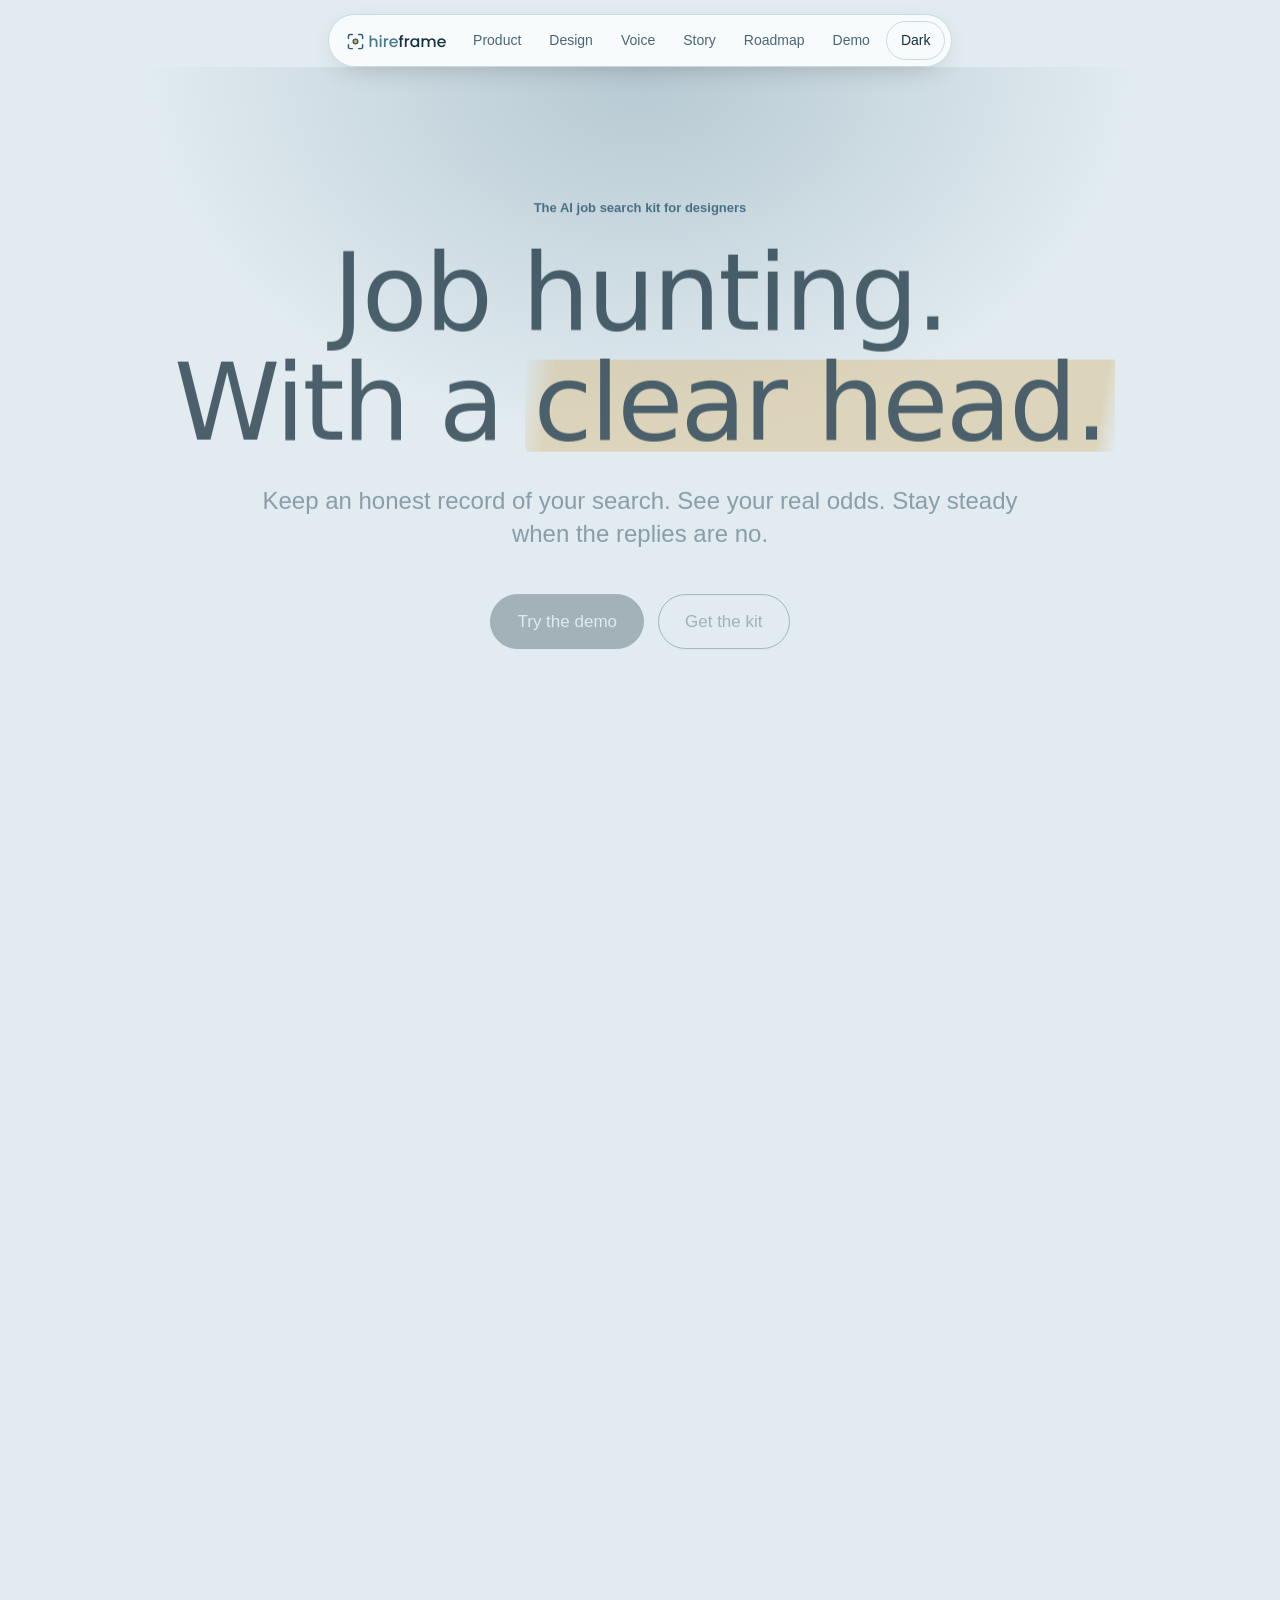
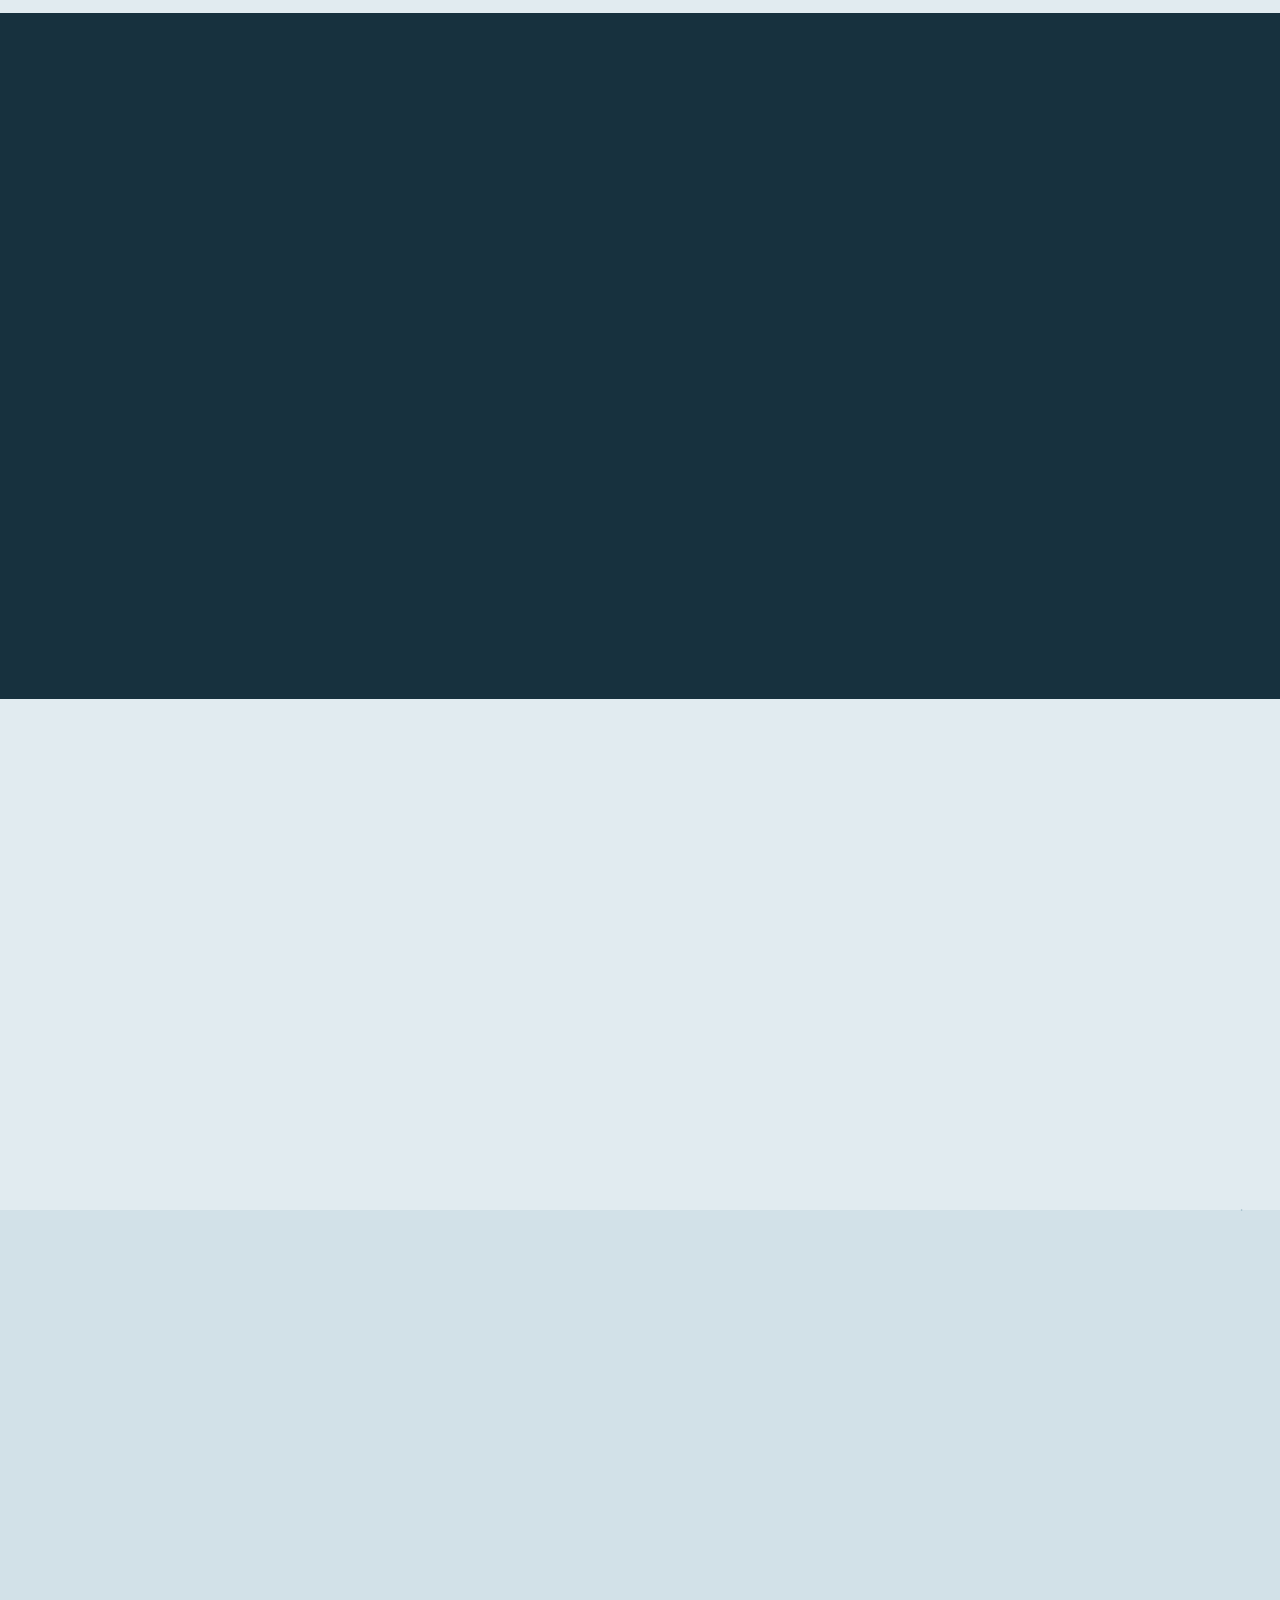
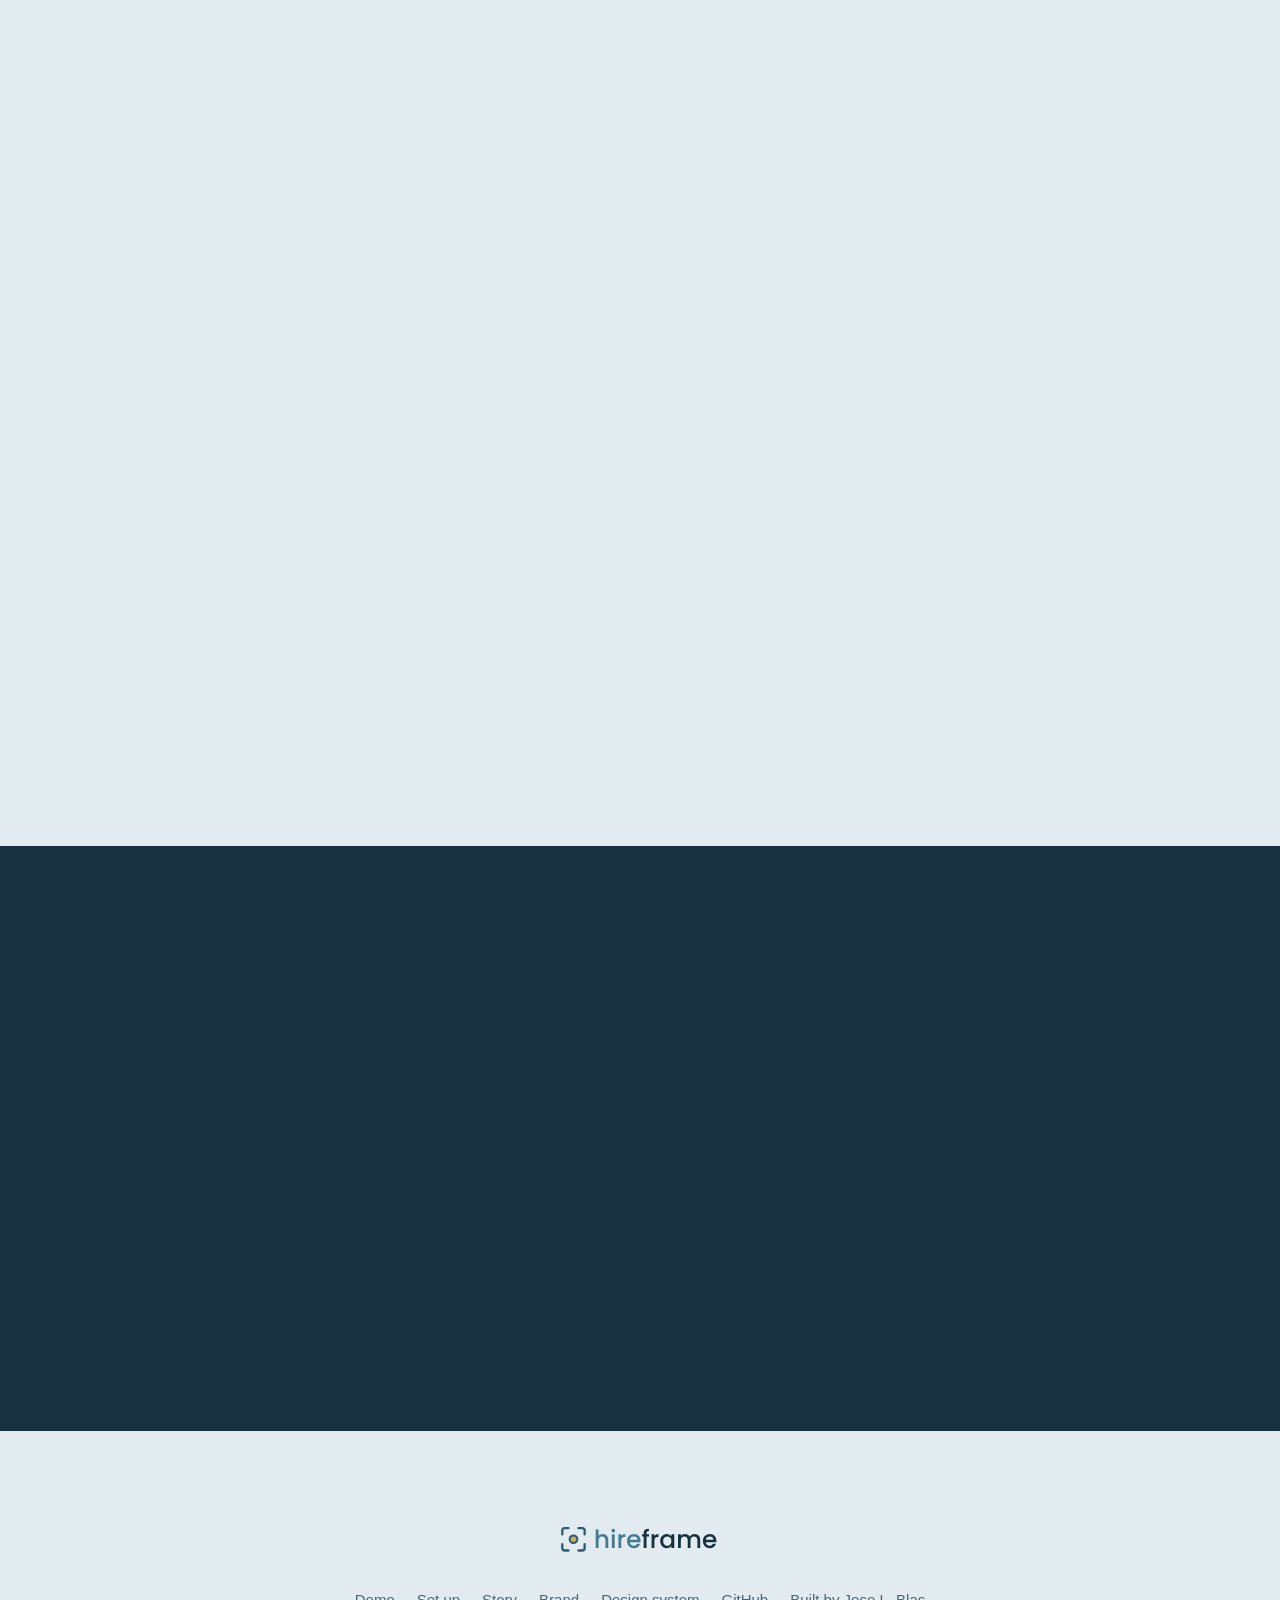
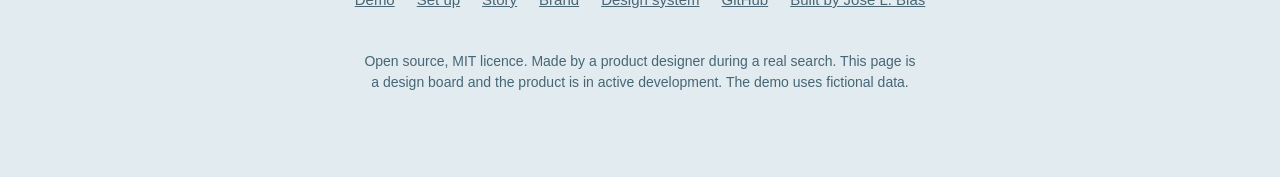
<file: index.html>
<!doctype html>
<html lang="en">
<head>
<meta charset="utf-8">
<link rel="icon" href="design/brand/assets/favicon.svg" type="image/svg+xml">
<meta name="viewport" content="width=device-width, initial-scale=1">
<title>hireframe, the AI job search kit for designers</title>
<meta http-equiv="refresh" content="0; url=design/">
<link rel="canonical" href="design/">
</head>
<body>
<p><a href="design/">hireframe: design and story</a> · <a href="app/">Demo</a></p>
</body>
</html>
</file>
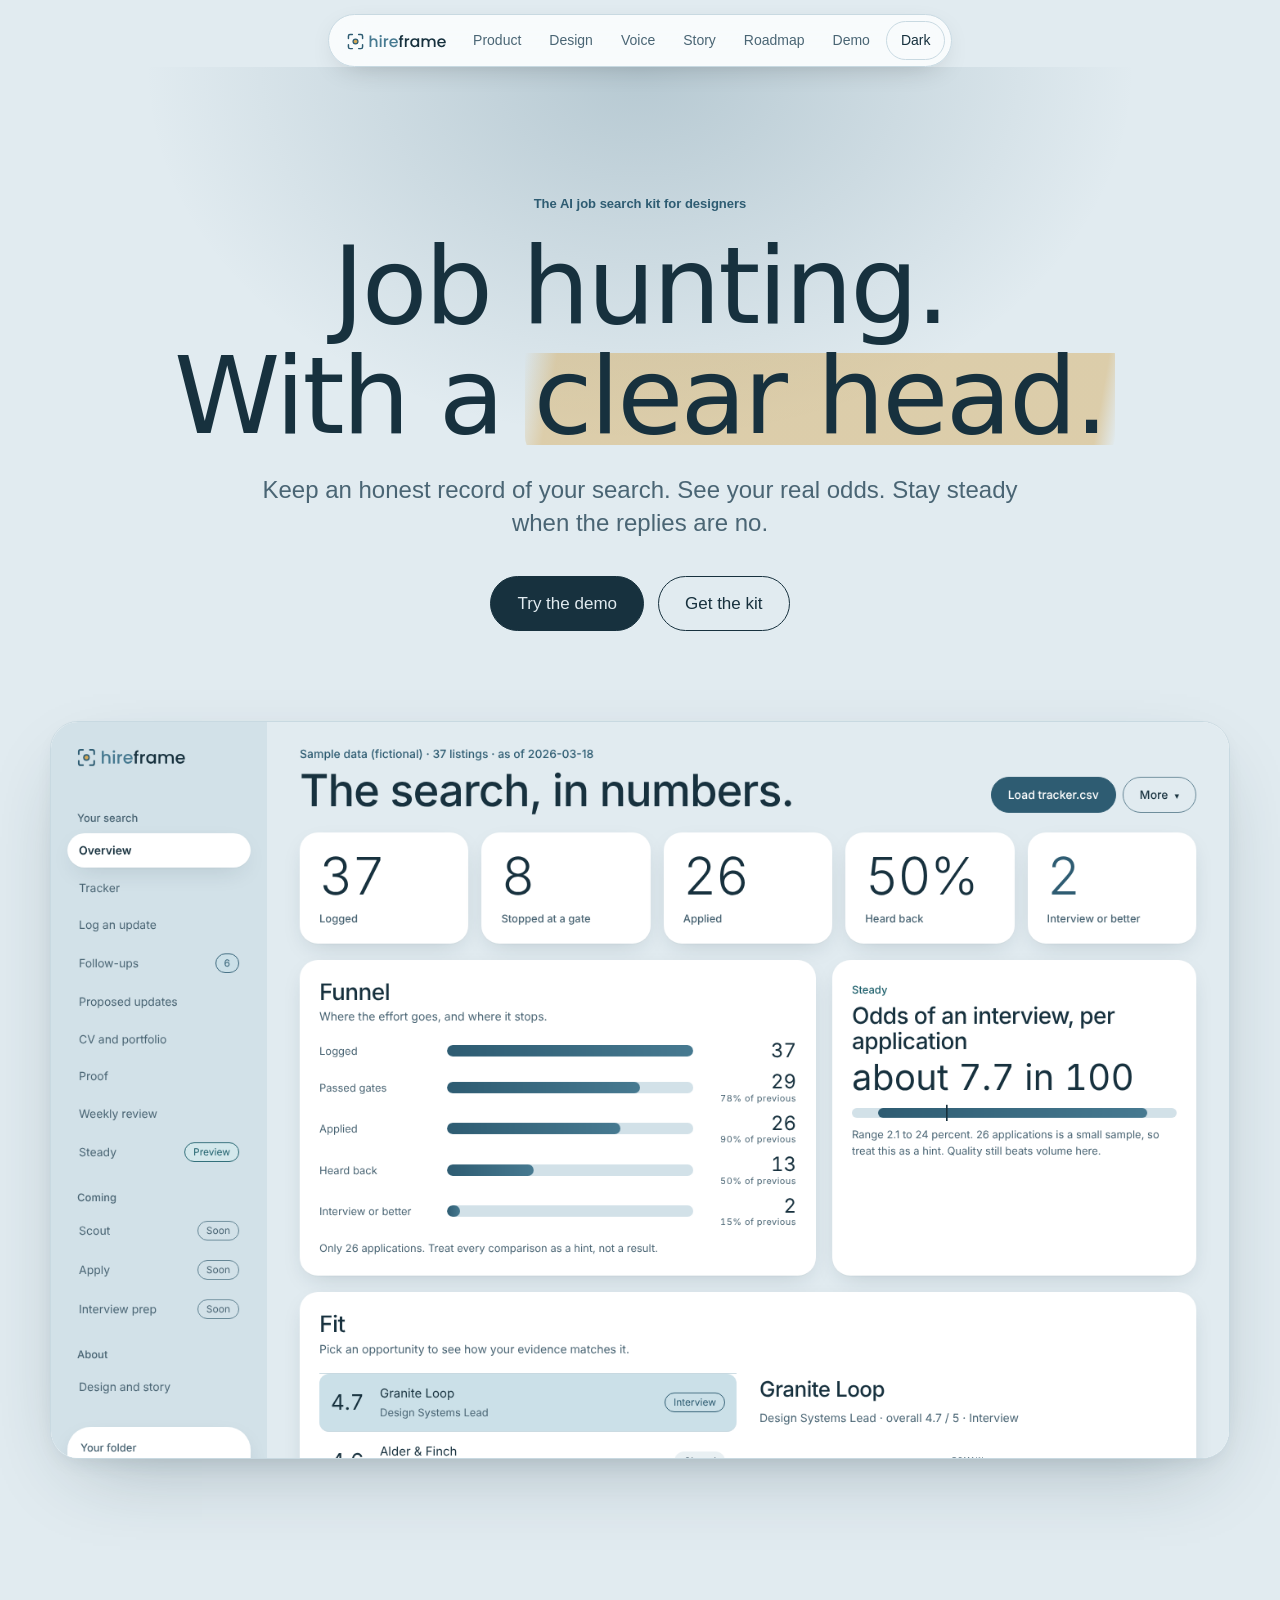
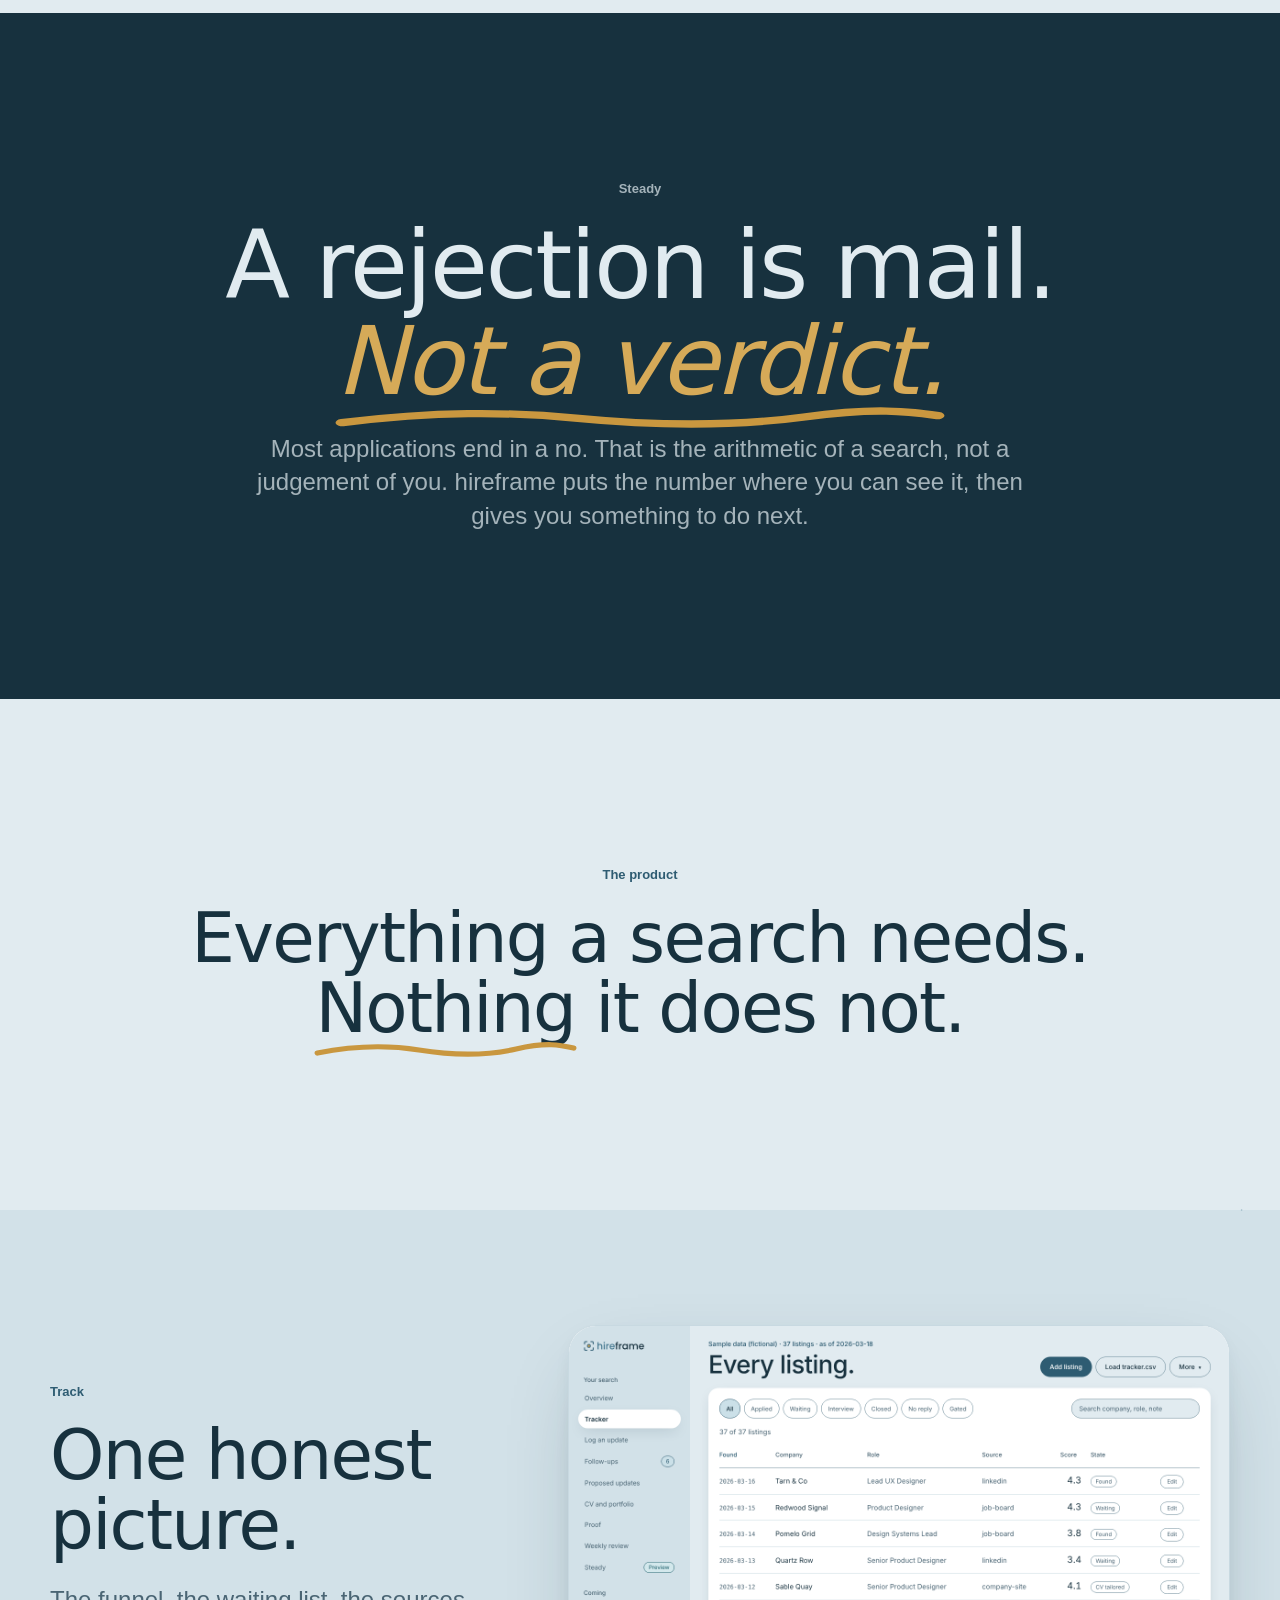
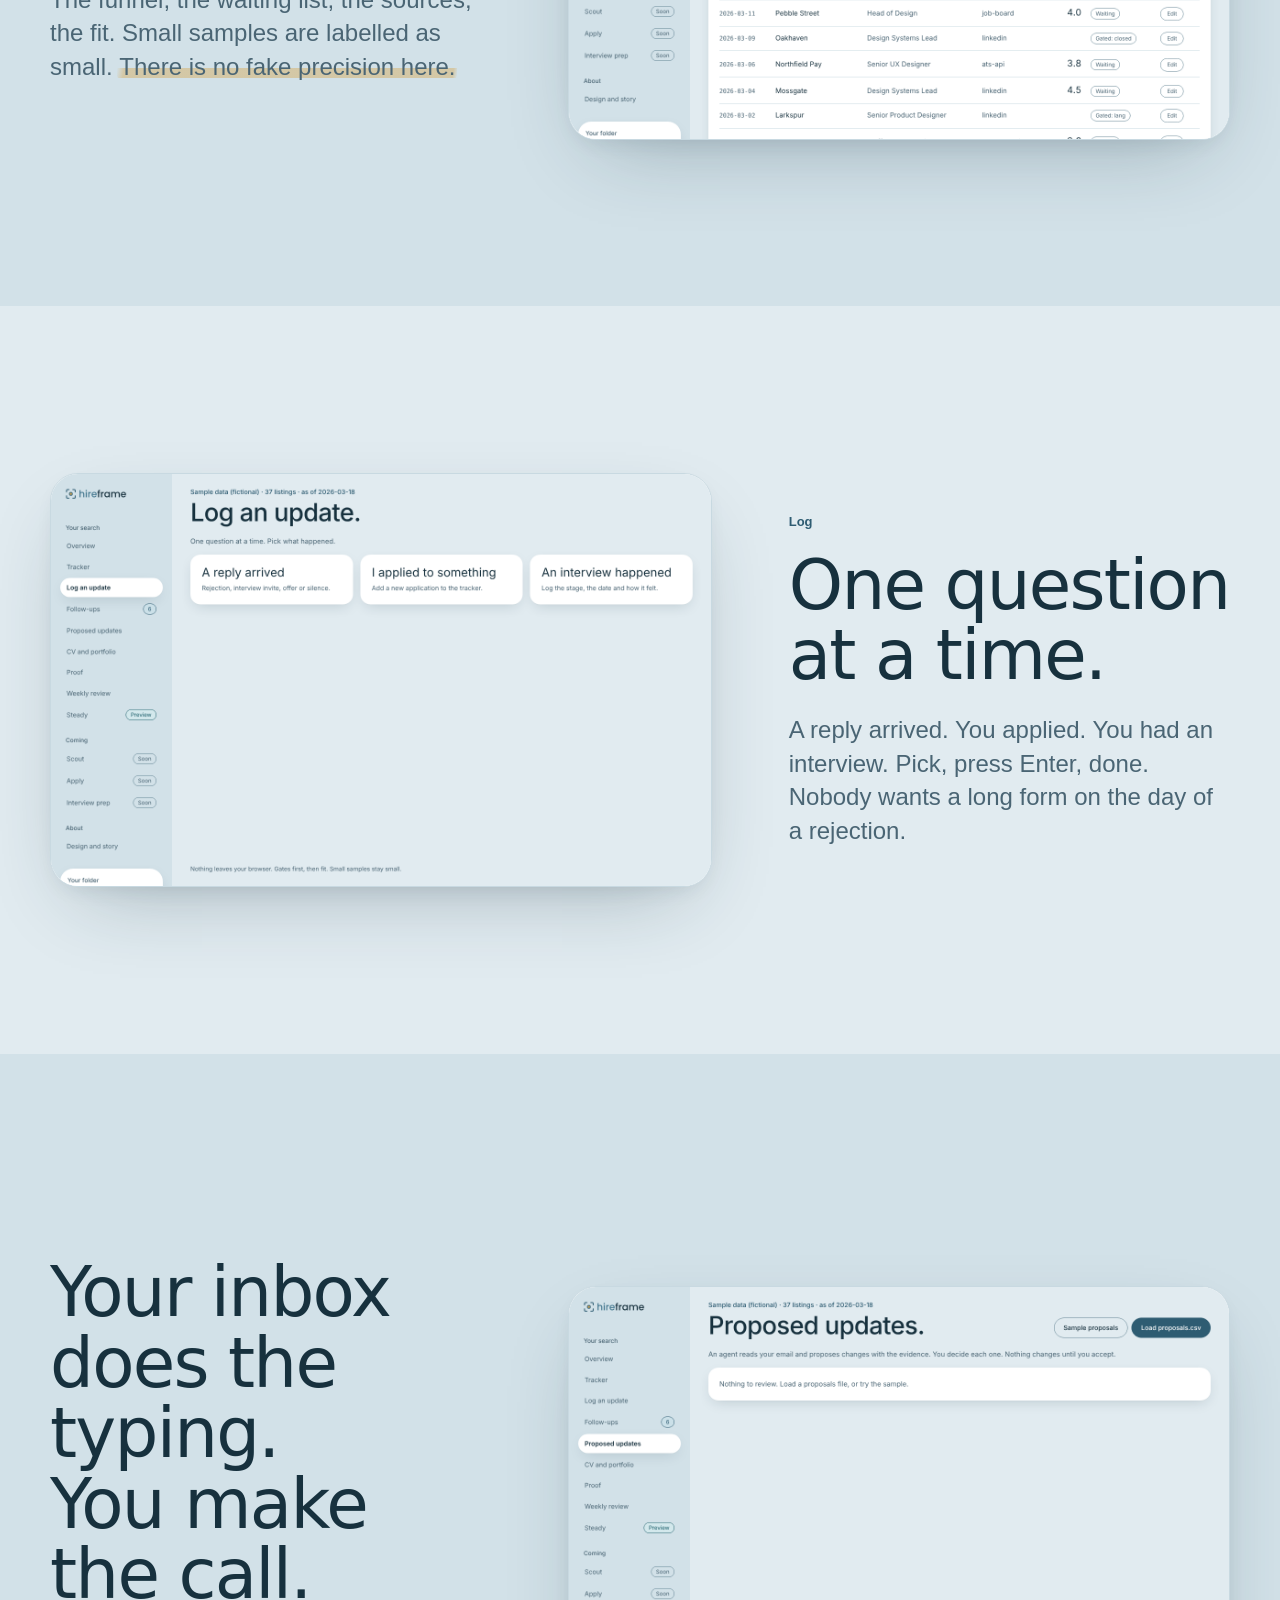
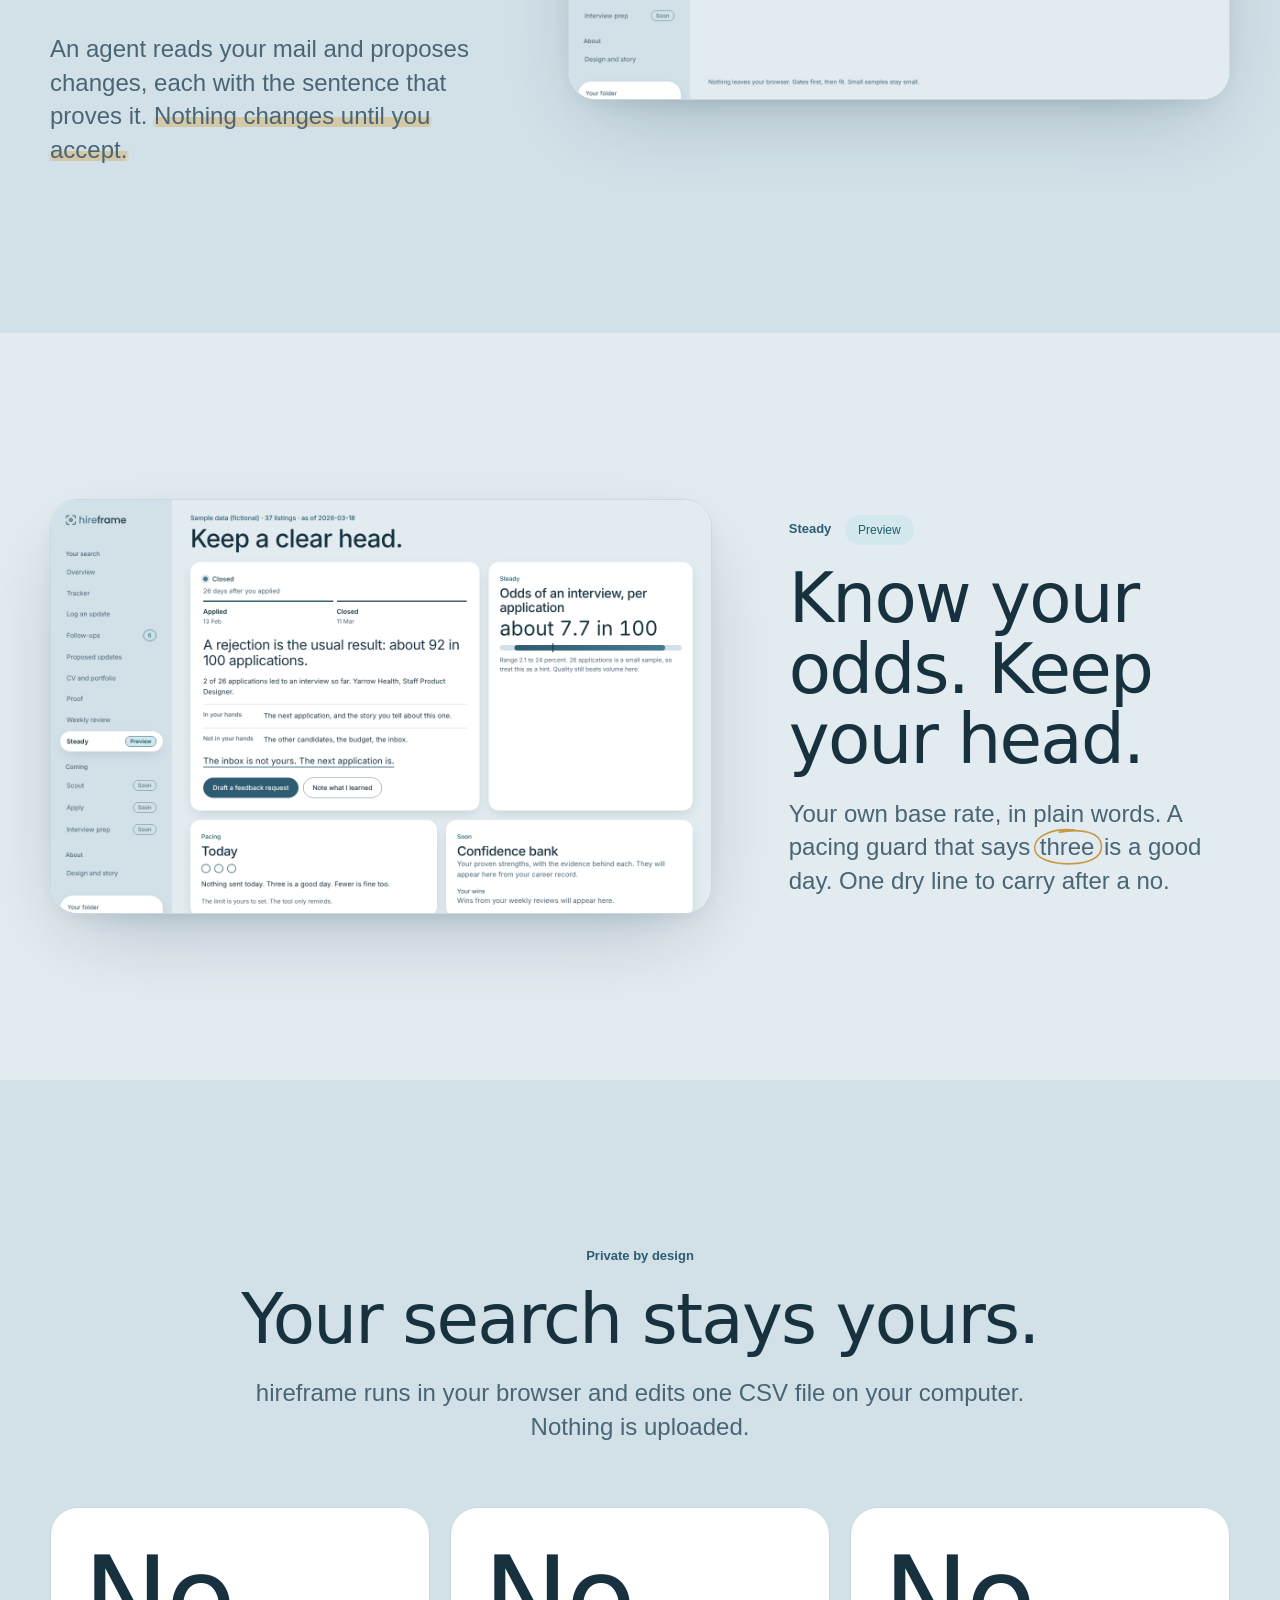
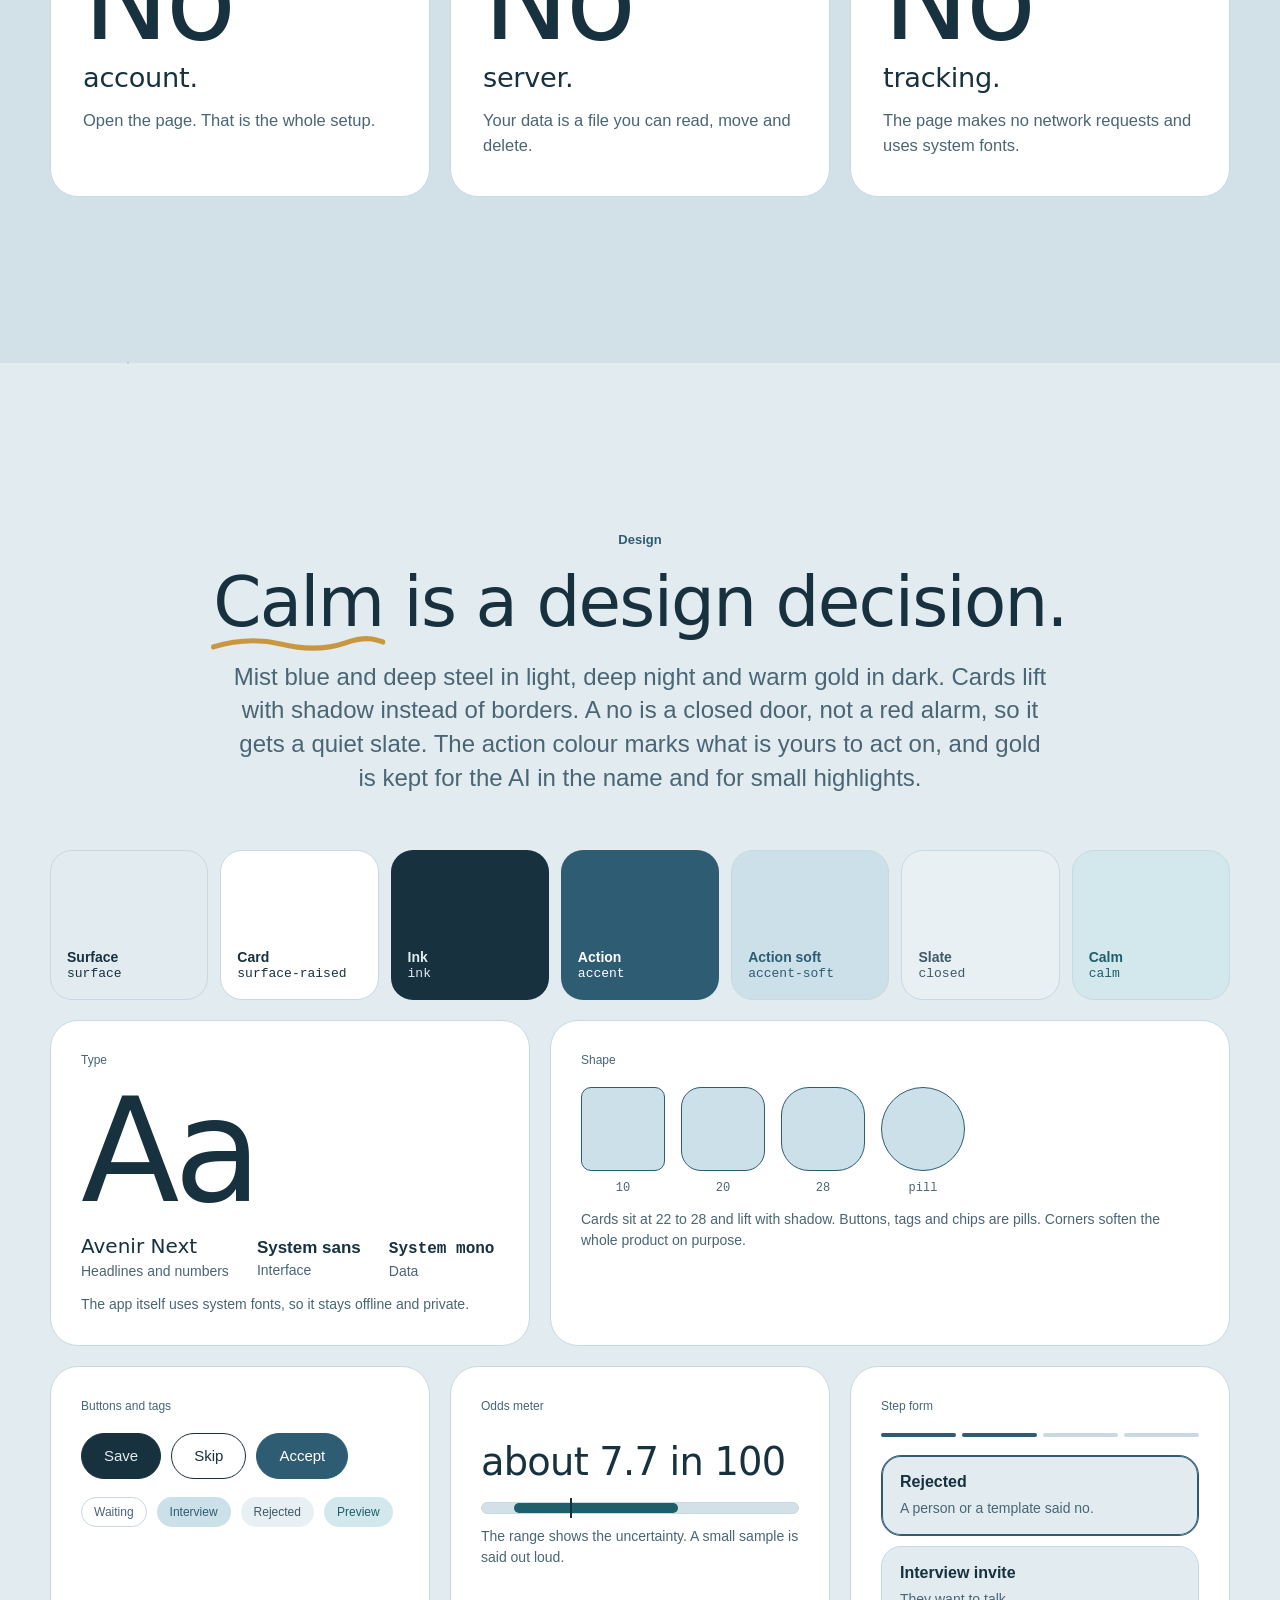
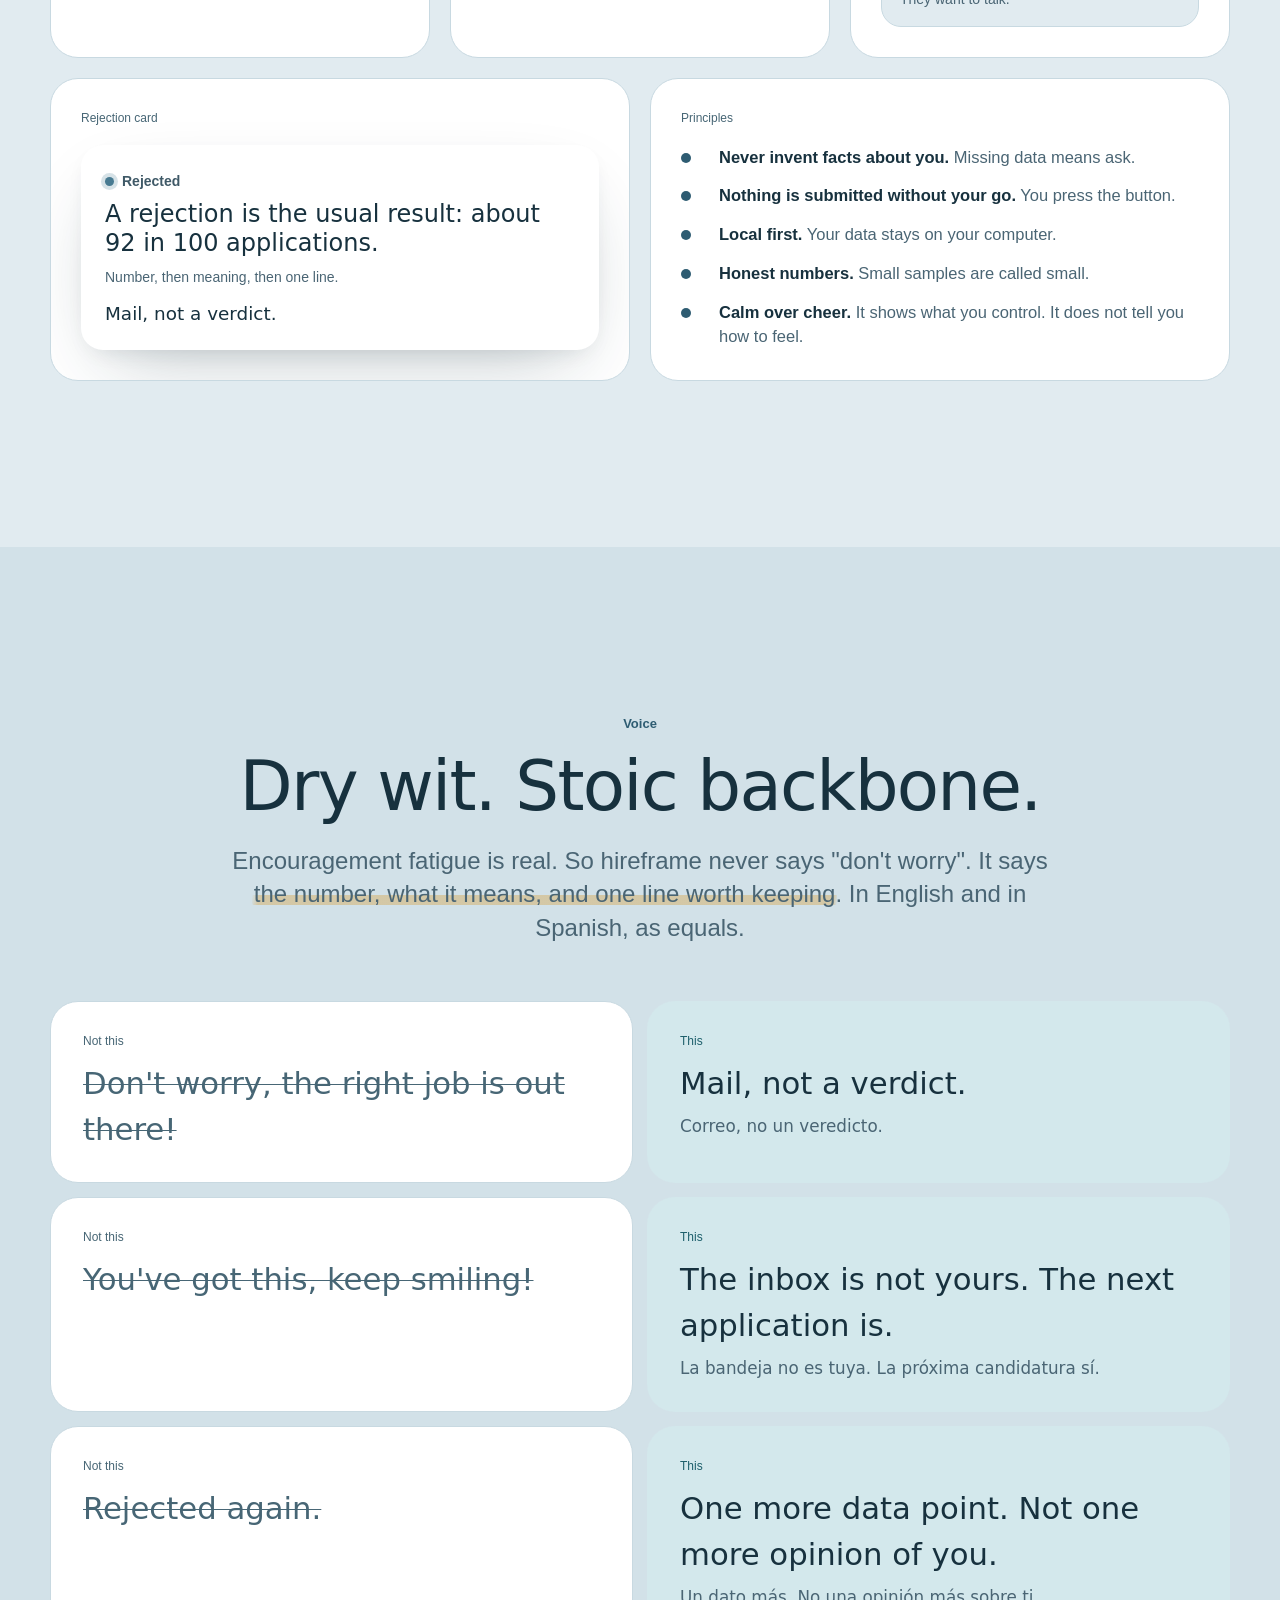
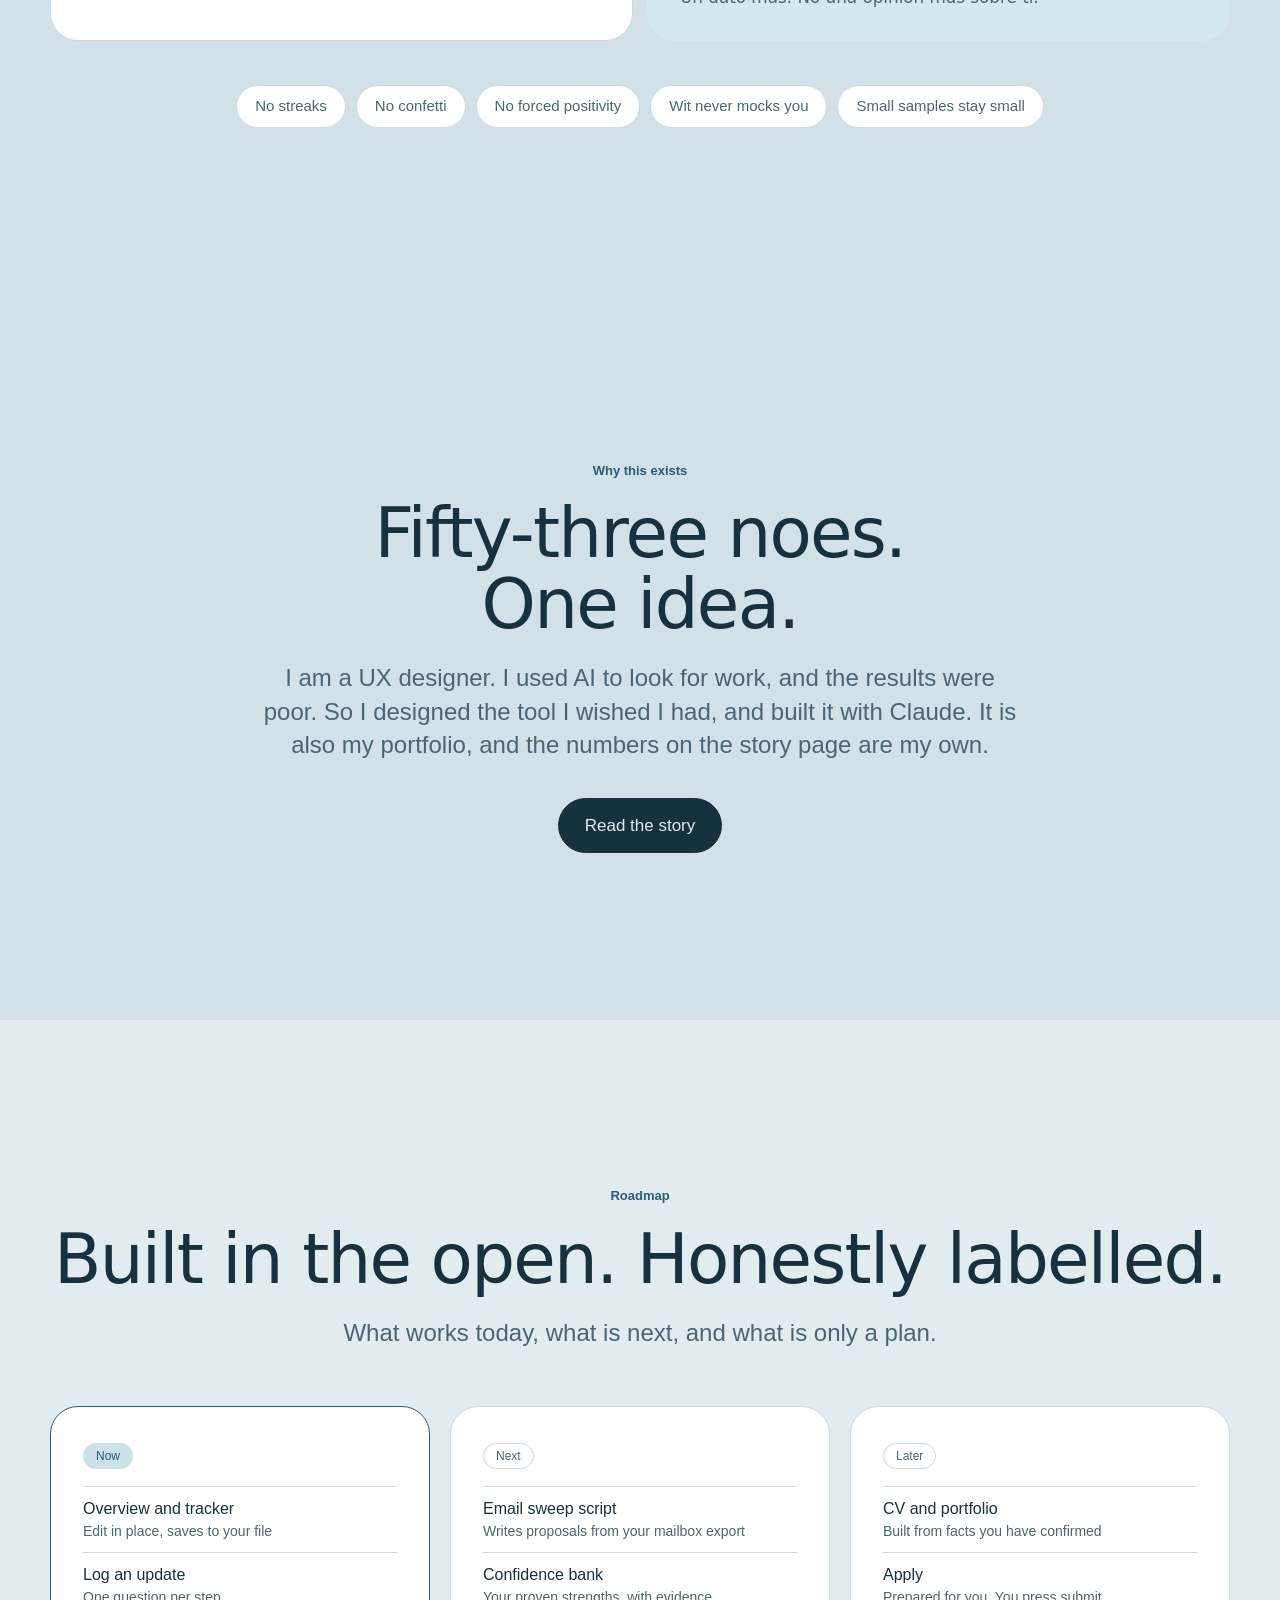
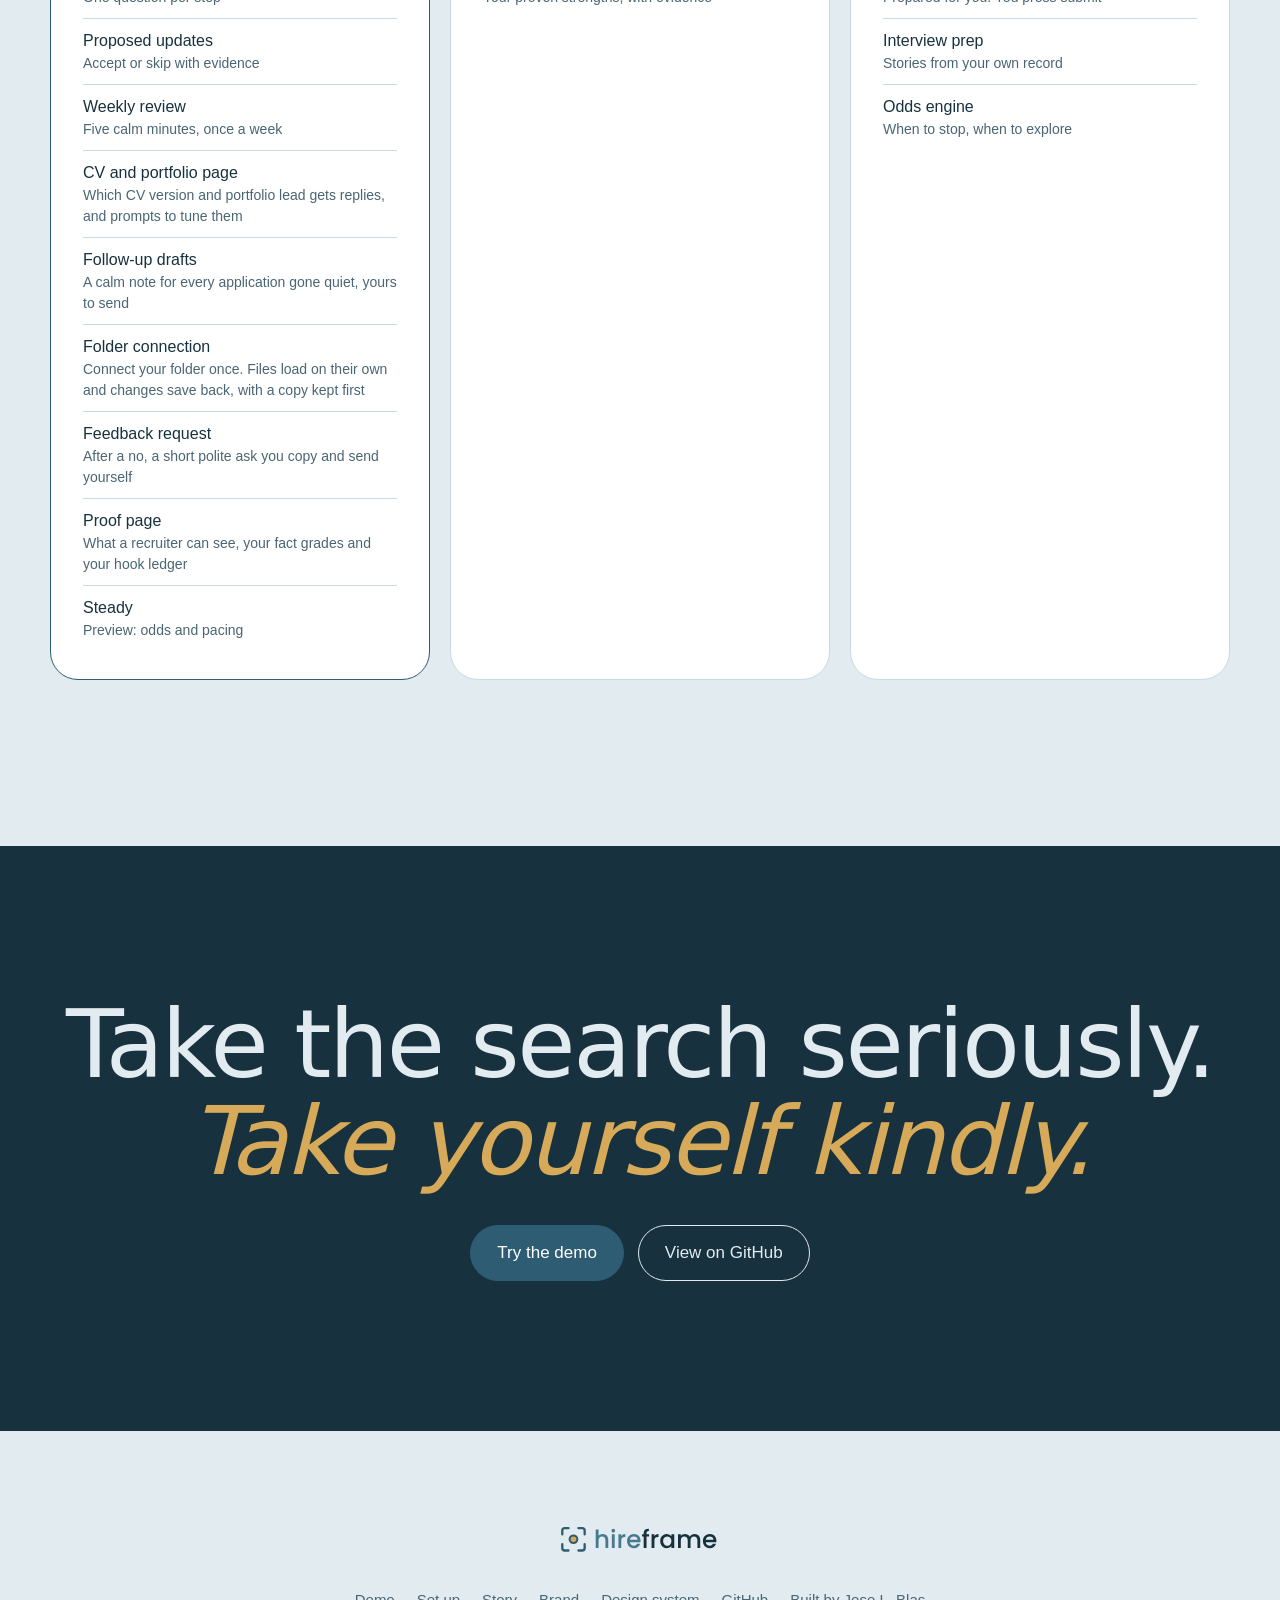
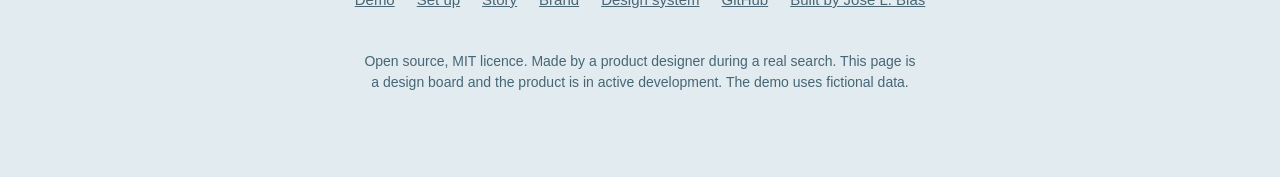
<file: design/index.html>
<!doctype html>
<html lang="en" data-theme="light">
<head>
<meta charset="utf-8">
<link rel="icon" href="../design/brand/assets/favicon.svg" type="image/svg+xml">
<meta name="viewport" content="width=device-width, initial-scale=1">
<title>hireframe, the AI job search kit for designers. Find a job. Keep your head.</title>
<meta name="description" content="hireframe is the AI job search kit for designers. It keeps an honest record of your job search, shows your real odds, and helps you stay steady when the replies are no. Open source. Runs in your browser.">
<meta property="og:type" content="website">
<meta property="og:title" content="hireframe, the AI job search kit for designers">
<meta property="og:description" content="hireframe is the AI job search kit for designers. It keeps an honest record of your job search, shows your real odds, and helps you stay steady when the replies are no. Open source. Runs in your browser.">
<meta property="og:image" content="https://joselblas.github.io/hireframe/design/brand/assets/og-card-1200x630.png">
<meta name="twitter:card" content="summary_large_image">
<link rel="stylesheet" href="../design/fx/fx.css">
<style>
:root {
  --surface: #E1EBF0; --raised: #ffffff; --sunken: #D2E1E8;
  --ink: #17313E; --muted: #4A6574; --faint: #476675;
  --line: #C8D9E1; --accent: #2E5C72; --accent-soft: #CBE0E8; --on-accent: #ffffff;
  --closed: #3F5967; --closed-soft: #E9F0F3; --aqua: #477A91;
  --rust: #a0264f; --rust-soft: #ffe4ec; --calm: #1D5F6B; --calm-soft: #D3E8EC;
  --shadow: 0 30px 80px -30px rgba(23,49,62,.32), 0 8px 24px -12px rgba(23,49,62,.16);
  --serif: "Avenir Next", "Century Gothic", Futura, "Trebuchet MS", system-ui, sans-serif;
  --sans: ui-sans-serif, -apple-system, "Segoe UI", "Helvetica Neue", Arial, sans-serif;
  --mono: ui-monospace, "SF Mono", Menlo, Consolas, monospace;
}
:root[data-theme="dark"] {
  --surface: #0F2029; --raised: #16303C; --sunken: #0B171E;
  --ink: #E1EBF0; --muted: #A9BEC8; --faint: #93AAB6;
  --line: #244757; --accent: #D6AA58; --accent-soft: #20404E; --on-accent: #0F2029;
  --closed: #B3C7D1; --closed-soft: #12262F; --aqua: #A9CDD4;
  --rust: #ff9db8; --rust-soft: #3a1b2a; --calm: #A9CDD4; --calm-soft: #14323A;
  --shadow: 0 30px 90px -30px rgba(0,0,0,.9), 0 0 0 1px rgba(255,255,255,.05);
}
* { box-sizing: border-box; }
html { scroll-behavior: smooth; }
body { margin: 0; background: var(--surface); color: var(--ink); font-family: var(--sans); font-size: 18px; line-height: 1.5; -webkit-font-smoothing: antialiased; }
img { max-width: 100%; display: block; }
a { color: inherit; }
.wrap { width: min(1180px, 100% - 48px); margin-inline: auto; }
.narrow { width: min(760px, 100% - 48px); margin-inline: auto; }
.eyebrow { font-size: 13px;   color: var(--accent); margin: 0 0 18px; font-weight: 600; }
.display { font-family: var(--serif); font-weight: 400; letter-spacing: -.025em; line-height: 1.02; margin: 0; text-wrap: balance; }
.h1 { font-size: clamp(3rem, 8.4vw, 7rem); }
.h2 { font-size: clamp(2.2rem, 5.4vw, 4.4rem); }
.h3 { font-size: clamp(1.5rem, 2.6vw, 2.1rem); }
.lede { font-size: clamp(1.15rem, 1.9vw, 1.5rem); color: var(--muted); line-height: 1.4; margin: 22px 0 0; text-wrap: pretty; max-width: 34em; }
.center { text-align: center; } .center .lede { margin-inline: auto; }
section { padding: clamp(80px, 13vw, 170px) 0; }

/* nav */
nav { position: sticky; top: 14px; z-index: 20; display: flex; justify-content: center; padding: 0 16px; pointer-events: none; }
.pill { pointer-events: auto; display: flex; align-items: center; gap: 4px; padding: 6px 6px 6px 18px; border-radius: 999px; background: color-mix(in srgb, var(--raised) 78%, transparent); backdrop-filter: blur(18px) saturate(1.4); -webkit-backdrop-filter: blur(18px) saturate(1.4); border: 1px solid var(--line); box-shadow: 0 8px 30px -14px rgba(0,0,0,.3); font-size: 14px; }
.pill b { font-family: var(--serif); font-weight: 400; font-size: 18px; margin-right: 10px; }
.pill a { text-decoration: none; padding: 8px 12px; border-radius: 999px; color: var(--muted); }
.pill a:hover { color: var(--ink); background: var(--sunken); }
.pill button, .btn { font: inherit; cursor: pointer; border-radius: 999px; border: 1px solid var(--ink); background: var(--ink); color: var(--surface); padding: 8px 16px; text-decoration: none; display: inline-block; }
.pill button { padding: 8px 14px; background: transparent; color: var(--ink); border-color: var(--line); font-size: 14px; }
.btn { padding: 14px 26px; font-size: 17px; }
.btn.ghost { background: transparent; color: var(--ink); border-color: var(--ink); }
.btn.accent { background: var(--accent); border-color: var(--accent); color: var(--on-accent); }
.btn:focus-visible, .pill a:focus-visible, .pill button:focus-visible { outline: 3px solid var(--calm); outline-offset: 3px; }
.cta { display: flex; gap: 14px; justify-content: center; flex-wrap: wrap; margin-top: 36px; }

/* hero */
.hero { padding-top: clamp(70px, 11vw, 150px); padding-bottom: 0; }
.shot { border-radius: 28px; overflow: hidden; box-shadow: var(--shadow); border: 1px solid var(--line); background: var(--raised); }
.shot img { width: 100%; height: auto; }
.hero .shot { margin-top: clamp(48px, 7vw, 90px); transform: translateY(0); }
.glow { position: absolute; inset: -10% 0 auto; height: 70%; z-index: -1; background: radial-gradient(60% 60% at 50% 0%, color-mix(in srgb, var(--accent) 24%, transparent), transparent 70%); pointer-events: none; }
.hero-stage { position: relative; }
.dark-img { display: none; } :root[data-theme="dark"] .dark-img { display: block; } :root[data-theme="dark"] .light-img { display: none; }

/* statement */
.statement { background: var(--ink); color: var(--surface); }
.statement .display { font-size: clamp(2.6rem, 7.4vw, 6rem); }
.statement .display em { color: #D6AA58; }
:root[data-theme="dark"] .statement { background: var(--raised); color: var(--ink); }
.statement p { color: color-mix(in srgb, var(--surface) 70%, transparent); }
:root[data-theme="dark"] .statement p { color: var(--muted); }

/* feature rows */
.feature { display: grid; grid-template-columns: minmax(0, .8fr) minmax(0, 1.2fr); gap: clamp(32px, 6vw, 90px); align-items: center; }
.feature.flip { grid-template-columns: minmax(0, 1.2fr) minmax(0, .8fr); }
.feature.flip .copy { order: 2; }
.feature .lede { max-width: 26em; }
.tag { display: inline-block; font-size: 12px;   padding: 5px 12px; border-radius: 999px; border: 1px solid var(--line); color: var(--muted); margin-left: 10px; vertical-align: middle; font-weight: 500; }
.tag.calm { background: var(--calm-soft); color: var(--calm); border-color: transparent; }
.alt { background: var(--sunken); }

/* trio */
.trio { display: grid; grid-template-columns: repeat(3, minmax(0, 1fr)); gap: 20px; margin-top: 64px; }
.card { background: var(--raised); border: 1px solid var(--line); border-radius: 28px; padding: 34px 32px 38px; }
.card h3 { font-family: var(--serif); font-weight: 400; font-size: 1.7rem; margin: 0 0 10px; letter-spacing: -.01em; }
.card p { margin: 0; color: var(--muted); font-size: 16.5px; }
.big-no { font-weight: 300; font-family: var(--serif); font-size: clamp(4rem, 9vw, 7.5rem); line-height: 1; letter-spacing: -.03em; }

/* design system */
.swatches { display: grid; grid-template-columns: repeat(7, minmax(0, 1fr)); gap: 12px; margin-top: 56px; }
.sw { border-radius: 22px; padding: 16px; min-height: 150px; display: flex; flex-direction: column; justify-content: flex-end; border: 1px solid var(--line); font-size: 13px; line-height: 1.3; }
.sw b { font-weight: 600; display: block; font-size: 14px; }
.sw span { font-family: var(--mono); }
.sw.a { background: var(--surface); } .sw.b { background: var(--raised); } .sw.c { background: var(--ink); color: var(--surface); border-color: transparent; }
.sw.d { background: var(--accent); color: var(--on-accent); border-color: transparent; } .sw.e { background: var(--closed-soft); color: var(--closed); } .sw.f { background: var(--calm-soft); color: var(--calm); } .sw.g { background: var(--accent-soft); color: var(--accent); }
.ds-grid { display: grid; grid-template-columns: repeat(12, minmax(0, 1fr)); gap: 20px; margin-top: 20px; }
.ds { background: var(--raised); border: 1px solid var(--line); border-radius: 28px; padding: 30px; overflow: hidden; }
.ds .label { font-size: 12px;   color: var(--faint); margin: 0 0 18px; }
.s5 { grid-column: span 5; } .s7 { grid-column: span 7; } .s4 { grid-column: span 4; } .s6 { grid-column: span 6; } .s8 { grid-column: span 8; } .s12 { grid-column: span 12; }
.aa { font-weight: 300; font-family: var(--serif); font-size: clamp(5rem, 12vw, 9rem); line-height: .9; margin: 0; letter-spacing: -.04em; }
.type-row { display: flex; gap: 28px; align-items: baseline; flex-wrap: wrap; margin-top: 14px; }
.type-row div { color: var(--muted); font-size: 14px; }
.radii { display: flex; gap: 16px; align-items: end; flex-wrap: wrap; }
.radii i { display: block; width: 84px; height: 84px; background: var(--accent-soft); border: 1.5px solid var(--accent); }
.radii span { display: block; font-size: 12px; color: var(--muted); margin-top: 8px; text-align: center; font-family: var(--mono); }
.demo-row { display: flex; gap: 10px; flex-wrap: wrap; align-items: center; }
.d-btn { font: inherit; font-size: 15px; padding: 11px 22px; border-radius: 999px; border: 1px solid var(--ink); background: var(--ink); color: var(--surface); }
.d-btn.g { background: transparent; color: var(--ink); } .d-btn.a { background: var(--accent); border-color: var(--accent); color: var(--on-accent); }
.d-tag { font-size: 12px;   padding: 5px 12px; border-radius: 999px; border: 1px solid var(--line); color: var(--muted); }
.d-tag.i { background: var(--accent-soft); color: var(--accent); border-color: transparent; } .d-tag.r { background: var(--closed-soft); color: var(--closed); border-color: transparent; } .d-tag.c { background: var(--calm-soft); color: var(--calm); border-color: transparent; }
.meter-est { font-family: var(--serif); font-size: 2.4rem; letter-spacing: -.02em; margin: 6px 0 12px; }
.track { position: relative; height: 12px; border-radius: 999px; background: var(--sunken); border: 1px solid var(--line); }
.track .fill { position: absolute; top: 0; bottom: 0; left: 10%; width: 52%; border-radius: 999px; background: var(--calm); }
.track .tick { position: absolute; top: -5px; bottom: -5px; width: 2px; left: 28%; background: var(--ink); }
.small { font-size: 14px; color: var(--muted); margin: 12px 0 0; }
.opt { border: 1px solid var(--line); border-radius: 20px; padding: 14px 18px; margin-bottom: 10px; background: var(--surface); }
.opt strong { display: block; font-weight: 600; font-size: 16px; } .opt small { color: var(--muted); font-size: 14px; }
.opt.on { border-color: var(--accent); box-shadow: 0 0 0 1px var(--accent) inset; }
.prog { display: flex; gap: 6px; margin-bottom: 18px; } .prog i { flex: 1; height: 4px; border-radius: 999px; background: var(--line); } .prog i.on { background: var(--accent); }
.steady { background: var(--raised); box-shadow: var(--shadow); border-radius: 22px; padding: 22px 24px; }
.steady .big { font-family: var(--serif); font-size: 1.5rem; line-height: 1.2; margin: 6px 0 10px; }
.steady .wit { font-family: var(--serif);  font-size: 1.15rem; margin: 12px 0 0; }
.steady .k { font-size: 14px; font-weight: 600; color: var(--closed); display: inline-flex; align-items: center; gap: 8px; }
.steady .k::before { content: ""; width: 9px; height: 9px; border-radius: 50%; background: var(--aqua); box-shadow: 0 0 0 4px color-mix(in srgb, var(--aqua) 22%, transparent); }
.principles { list-style: none; padding: 0; margin: 0; display: grid; gap: 14px; }
.principles li { display: grid; grid-template-columns: 28px 1fr; gap: 10px; font-size: 16.5px; color: var(--muted); }
.principles li b { color: var(--ink); font-weight: 600; }
.principles li::before { content: ""; width: 10px; height: 10px; border-radius: 50%; background: var(--accent); margin-top: 8px; }

/* voice */
.voice { display: grid; gap: 14px; margin-top: 56px; }
.vrow { display: grid; grid-template-columns: 1fr 1fr; gap: 14px; }
.v { background: var(--raised); border: 1px solid var(--line); border-radius: 28px; padding: 30px 32px; }
.v .k { font-size: 12px;   color: var(--faint); margin: 0 0 10px; }
.v.no p { font-family: var(--serif); font-size: clamp(1.4rem, 2.4vw, 2rem); margin: 0; color: var(--faint); text-decoration: line-through; text-decoration-thickness: 1px; }
.v.yes { background: var(--calm-soft); border-color: transparent; }
.v.yes .k { color: var(--calm); }
.v.yes p { font-family: var(--serif); font-size: clamp(1.4rem, 2.4vw, 2rem); margin: 0; }
.v.yes p + p { font-size: 1.05rem;  margin-top: 8px; color: var(--muted); font-family: var(--serif); }
.rules { display: flex; flex-wrap: wrap; gap: 10px; justify-content: center; margin-top: 44px; }
.rules span { border: 1px solid var(--line); border-radius: 999px; padding: 9px 18px; font-size: 15px; color: var(--muted); background: var(--raised); }

/* roadmap */
.road { display: grid; grid-template-columns: repeat(3, minmax(0, 1fr)); gap: 20px; margin-top: 56px; }
.road .card ul { list-style: none; margin: 18px 0 0; padding: 0; display: grid; gap: 10px; font-size: 16px; }
.road .card li { padding-top: 10px; border-top: 1px solid var(--line); }
.road .card li small { display: block; color: var(--muted); font-size: 14px; }
.road .now { border-color: var(--accent); }

footer { padding: 90px 0 70px; }
footer .links { display: flex; gap: 22px; justify-content: center; flex-wrap: wrap; margin-top: 30px; font-size: 15px; }
footer .links a { color: var(--muted); }
footer .fine { color: var(--faint); font-size: 14px; text-align: center; margin-top: 40px; max-width: 40em; margin-inline: auto; }

/* reveal */
.js .rv { opacity: 0; transform: translateY(26px); transition: opacity .9s cubic-bezier(.2,.7,.2,1), transform .9s cubic-bezier(.2,.7,.2,1); }
.js .rv.in { opacity: 1; transform: none; }
@media (prefers-reduced-motion: reduce) { html { scroll-behavior: auto; } .js .rv { opacity: 1; transform: none; transition: none; } }

@media (max-width: 980px) {
  .feature, .feature.flip { grid-template-columns: 1fr; } .feature.flip .copy { order: 0; }
  .trio, .road { grid-template-columns: 1fr; }
  .swatches { grid-template-columns: repeat(4, minmax(0, 1fr)); }
  .s5, .s7, .s4, .s6, .s8 { grid-column: span 12; }
  .vrow { grid-template-columns: 1fr; }
  .pill a.hide-s { display: none; }
}
@media (max-width: 560px) { body { font-size: 17px; } .swatches { grid-template-columns: repeat(2, minmax(0, 1fr)); } .pill a { padding: 8px 8px; } .shot { border-radius: 18px; } }
.skip { position: absolute; left: 16px; top: -64px; z-index: 100; padding: 12px 18px; border-radius: 12px; background: var(--ink); color: var(--surface); font: 600 1rem var(--sans); text-decoration: none; }
.skip:focus { top: 16px; outline: 3px solid var(--calm); outline-offset: 3px; }
main:focus { outline: none; }

/* hireframe wordmark: colours come from tokens, so it follows the theme */
:root { --gold: #D6AA58; --wm-ai: #477A91; --wm-disc: #477A91; }
:root[data-theme="dark"] { --wm-ai: #D6AA58; --wm-disc: #A9CDD4; }
.wm { display: inline-block; height: 30px; width: auto; vertical-align: middle; }
.wm .i { fill: var(--ink); } .wm .a { fill: var(--wm-ai); } .wm .o { fill: var(--gold); }
/* Hireframe mark: corner brackets and a gold core in a deep steel ring (light); no ring on dark */
.wm .f { fill: none; stroke: #2E5C72; stroke-width: 7.5; stroke-linecap: round; stroke-linejoin: round; } .wm .r { fill: #2E5C72; }
:root[data-theme="dark"] .wm .f { stroke: var(--wm-disc); } :root[data-theme="dark"] .wm .r { fill: none; } :root[data-theme="dark"] .wm .o { r: 11.5px; }
.pill .wm { height: 24px; } .center .wm { height: 38px; }
</style>
</head>
<body>
<a class="skip" href="#main">Skip to content</a>

<nav aria-label="Page">
  <div class="pill">
    <b><svg class="wm" viewBox="0 0 461 110" role="img" aria-label="hireframe"><g transform="translate(-6 7.91) scale(0.9)"><path class="f" d="M14 34V22a8 8 0 0 1 8-8h12M66 14h12a8 8 0 0 1 8 8v12M86 66v12a8 8 0 0 1-8 8H66M34 86H22a8 8 0 0 1-8-8V66"/><circle class="r" cx="50" cy="50" r="15.5"/><circle class="o" cx="50" cy="50" r="9.0"/></g><path class="i" d="M257.84 45.02H250.5V78H242.22V45.02H237.54V38.33H242.22V35.52Q242.22 28.68 245.85 25.55Q249.49 22.42 257.26 22.42V29.26Q253.52 29.26 252.01 30.66Q250.5 32.06 250.5 35.52V38.33H257.84Z M285.2 37.68V46.18H283.11Q278.29 46.18 275.8 48.62Q273.32 51.07 273.32 57.12V78H265.11V38.33H273.32V44.09Q275.12 41.06 278.11 39.37Q281.1 37.68 285.2 37.68Z M308.74 37.68Q313.42 37.68 316.92 39.52Q320.41 41.35 322.5 44.09V38.33H330.78V78H322.5V72.1Q320.41 74.9 316.81 76.78Q313.21 78.65 308.6 78.65Q303.49 78.65 299.24 76.02Q294.99 73.39 292.51 68.68Q290.02 63.96 290.02 57.98Q290.02 52.01 292.51 47.4Q294.99 42.79 299.28 40.24Q303.56 37.68 308.74 37.68ZM310.47 44.81Q307.3 44.81 304.57 46.36Q301.83 47.9 300.14 50.89Q298.45 53.88 298.45 57.98Q298.45 62.09 300.14 65.18Q301.83 68.28 304.6 69.9Q307.38 71.52 310.47 71.52Q313.64 71.52 316.38 69.94Q319.11 68.35 320.8 65.29Q322.5 62.23 322.5 58.13Q322.5 54.02 320.8 51Q319.11 47.98 316.38 46.39Q313.64 44.81 310.47 44.81Z M405.94 54.6V78H397.81V55.82Q397.81 50.5 395.14 47.65Q392.48 44.81 387.87 44.81Q383.26 44.81 380.56 47.65Q377.86 50.5 377.86 55.82V78H369.73V55.82Q369.73 50.5 367.06 47.65Q364.4 44.81 359.79 44.81Q355.18 44.81 352.48 47.65Q349.78 50.5 349.78 55.82V78H341.58V38.33H349.78V42.86Q351.8 40.42 354.9 39.05Q357.99 37.68 361.52 37.68Q366.27 37.68 370.02 39.7Q373.76 41.71 375.78 45.53Q377.58 41.93 381.39 39.8Q385.21 37.68 389.6 37.68Q394.28 37.68 397.99 39.62Q401.7 41.57 403.82 45.38Q405.94 49.2 405.94 54.6Z M452.46 61.22H422.14Q422.5 65.98 425.67 68.86Q428.84 71.74 433.45 71.74Q440.07 71.74 442.81 66.19H451.66Q449.86 71.66 445.15 75.16Q440.43 78.65 433.45 78.65Q427.76 78.65 423.26 76.09Q418.76 73.54 416.2 68.89Q413.65 64.25 413.65 58.13Q413.65 52.01 416.13 47.36Q418.62 42.72 423.12 40.2Q427.62 37.68 433.45 37.68Q439.06 37.68 443.46 40.13Q447.85 42.58 450.3 47Q452.74 51.43 452.74 57.19Q452.74 59.42 452.46 61.22ZM444.18 54.6Q444.1 50.06 440.94 47.33Q437.77 44.59 433.09 44.59Q428.84 44.59 425.82 47.29Q422.79 49.99 422.22 54.6Z"/><path class="a" d="M139.69 54.6V78H131.55V55.82Q131.55 50.5 128.89 47.65Q126.22 44.81 121.62 44.81Q117.01 44.81 114.31 47.65Q111.61 50.5 111.61 55.82V78H103.4V24.72H111.61V42.94Q113.7 40.42 116.9 39.05Q120.1 37.68 123.92 37.68Q128.46 37.68 132.02 39.62Q135.58 41.57 137.64 45.38Q139.69 49.2 139.69 54.6Z M149.05 27.82Q149.05 25.58 150.56 24.07Q152.07 22.56 154.3 22.56Q156.46 22.56 157.98 24.07Q159.49 25.58 159.49 27.82Q159.49 30.05 157.98 31.56Q156.46 33.07 154.3 33.07Q152.07 33.07 150.56 31.56Q149.05 30.05 149.05 27.82ZM158.34 38.33V78H150.13V38.33Z M189.22 37.68V46.18H187.14Q182.31 46.18 179.83 48.62Q177.34 51.07 177.34 57.12V78H169.14V38.33H177.34V44.09Q179.14 41.06 182.13 39.37Q185.12 37.68 189.22 37.68Z M232.86 61.22H202.54Q202.9 65.98 206.07 68.86Q209.24 71.74 213.85 71.74Q220.47 71.74 223.21 66.19H232.06Q230.26 71.66 225.55 75.16Q220.83 78.65 213.85 78.65Q208.16 78.65 203.66 76.09Q199.16 73.54 196.6 68.89Q194.05 64.25 194.05 58.13Q194.05 52.01 196.53 47.36Q199.02 42.72 203.52 40.2Q208.02 37.68 213.85 37.68Q219.46 37.68 223.86 40.13Q228.25 42.58 230.7 47Q233.14 51.43 233.14 57.19Q233.14 59.42 232.86 61.22ZM224.58 54.6Q224.5 50.06 221.34 47.33Q218.17 44.59 213.49 44.59Q209.24 44.59 206.22 47.29Q203.19 49.99 202.62 54.6Z"/></svg></b>
    <a class="hide-s" href="#product">Product</a>
    <a class="hide-s" href="#design">Design</a>
    <a class="hide-s" href="#voice">Voice</a>
    <a class="hide-s" href="../story/">Story</a>
    <a class="hide-s" href="#roadmap">Roadmap</a>
    <a href="../app/">Demo</a>
    <button type="button" id="theme" aria-pressed="false">Dark</button>
  </div>
</nav>

<main id="main" tabindex="-1">
<header class="hero">
  <div class="wrap center hero-stage">
    <div class="glow" aria-hidden="true"></div>
    <p class="eyebrow rv">The AI job search kit for designers</p>
    <h1 class="display h1 rv">Job hunting.<br>With a <span class="fx-mark fx-full">clear head.</span></h1>
    <p class="lede rv">Keep an honest record of your search. See your real odds. Stay steady when the replies are no.</p>
    <div class="cta rv">
      <a class="btn" href="../app/">Try the demo</a>
      <a class="btn ghost" href="https://github.com/joselblas/hireframe">Get the kit</a>
    </div>
    <div class="shot rv"><img class="light-img" src="../docs/screenshots/overview-light.png" alt="The hireframe overview: key numbers, funnel, odds of an interview and a fit radar, in light theme." width="1440" height="900"><img class="dark-img" src="../docs/screenshots/overview-dark.png" alt="The hireframe overview in dark theme." width="1440" height="900"></div>
  </div>
</header>

<section class="statement" style="margin-top: clamp(80px, 12vw, 160px)">
  <div class="wrap center">
    <p class="eyebrow rv">Steady</p>
    <h2 class="display rv">A rejection is mail.<br><em class="fx-line">Not a verdict.</em></h2>
    <p class="lede rv">Most applications end in a no. That is the arithmetic of a search, not a judgement of you. hireframe puts the number where you can see it, then gives you something to do next.</p>
  </div>
</section>

<section id="product">
  <div class="wrap">
    <div class="center">
      <p class="eyebrow rv">The product</p>
      <h2 class="display h2 rv">Everything a search needs.<br><span class="fx-line">Nothing</span> it does not.</h2>
    </div>
  </div>
</section>

<section class="alt" style="padding-top: clamp(60px, 9vw, 120px)" data-thread="right">
  <div class="wrap feature">
    <div class="copy">
      <p class="eyebrow rv">Track</p>
      <h3 class="display h2 rv">One honest picture.</h3>
      <p class="lede rv">The funnel, the waiting list, the sources, the fit. Small samples are labelled as small. <span class="fx-mark">There is no fake precision here.</span></p>
    </div>
    <div class="shot rv"><img class="light-img" src="../docs/screenshots/tracker.png" alt="The tracker: filter chips, search and a sortable table of listings." loading="lazy" width="1440" height="900"><img class="dark-img" src="../docs/screenshots/tracker-dark.png" alt="The tracker in dark theme." loading="lazy" width="1440" height="900"></div>
  </div>
</section>

<section data-thread="left">
  <div class="wrap feature flip">
    <div class="shot rv"><img class="light-img" src="../docs/screenshots/log.png" alt="A one-question form: What was the reply? with six large choices and a progress bar." loading="lazy" width="1440" height="900"><img class="dark-img" src="../docs/screenshots/log-dark.png" alt="The one-question form in dark theme." loading="lazy" width="1440" height="900"></div>
    <div class="copy">
      <p class="eyebrow rv">Log</p>
      <h3 class="display h2 rv">One question at a time.</h3>
      <p class="lede rv">A reply arrived. You applied. You had an interview. Pick, press Enter, done. Nobody wants a long form on the day of a rejection.</p>
    </div>
  </div>
</section>

<section class="alt">
  <div class="wrap feature">
    <div class="copy">
      <p class="eyebrow rv">Proposed updates</p>
      <h3 class="display h2 rv">Your inbox does the typing. You make the call.</h3>
      <p class="lede rv">An agent reads your mail and proposes changes, each with the sentence that proves it. <span class="fx-mark">Nothing changes until you accept.</span></p>
    </div>
    <div class="shot rv"><img class="light-img" src="../docs/screenshots/inbox.png" alt="Proposed updates: cards showing a change, the evidence quoted from the email, and Accept or Skip." loading="lazy" width="1440" height="900"><img class="dark-img" src="../docs/screenshots/inbox-dark.png" alt="Proposed updates in dark theme." loading="lazy" width="1440" height="900"></div>
  </div>
</section>

<section>
  <div class="wrap feature flip">
    <div class="shot rv"><img class="light-img" src="../docs/screenshots/steady.png" alt="Steady: a rejection card with your base rate, your odds of an interview, and a pacing guard." loading="lazy" width="1440" height="900"><img class="dark-img" src="../docs/screenshots/steady-dark.png" alt="Steady in dark theme." loading="lazy" width="1440" height="900"></div>
    <div class="copy">
      <p class="eyebrow rv">Steady <span class="tag calm">Preview</span></p>
      <h3 class="display h2 rv">Know your odds. Keep your head.</h3>
      <p class="lede rv">Your own base rate, in plain words. A pacing guard that says <span class="fx-ring">three</span> is a good day. One dry line to carry after a no.</p>
    </div>
  </div>
</section>

<section class="alt">
  <div class="wrap">
    <div class="center">
      <p class="eyebrow rv">Private by design</p>
      <h2 class="display h2 rv">Your search stays yours.</h2>
      <p class="lede rv">hireframe runs in your browser and edits one CSV file on your computer. <span class="fx-mark">Nothing is uploaded.</span></p>
    </div>
    <div class="trio">
      <div class="card rv"><div class="big-no">No</div><h3>account.</h3><p>Open the page. That is the whole setup.</p></div>
      <div class="card rv"><div class="big-no">No</div><h3>server.</h3><p>Your data is a file you can read, move and delete.</p></div>
      <div class="card rv"><div class="big-no">No</div><h3>tracking.</h3><p>The page makes no network requests and uses system fonts.</p></div>
    </div>
  </div>
</section>

<section id="design" data-thread="weave">
  <div class="wrap">
    <div class="center">
      <p class="eyebrow rv">Design</p>
      <h2 class="display h2 rv"><span class="fx-line">Calm</span> is a design decision.</h2>
      <p class="lede rv">Mist blue and deep steel in light, deep night and warm gold in dark. Cards lift with shadow instead of borders. A no is a closed door, not a red alarm, so it gets a quiet slate. The action colour marks what is yours to act on, and gold is kept for the AI in the name and for small highlights.</p>
    </div>

    <div class="swatches rv" role="list" aria-label="Colour tokens">
      <div class="sw a" role="listitem"><b>Surface</b><span>surface</span></div>
      <div class="sw b" role="listitem"><b>Card</b><span>surface-raised</span></div>
      <div class="sw c" role="listitem"><b>Ink</b><span>ink</span></div>
      <div class="sw d" role="listitem"><b>Action</b><span>accent</span></div>
      <div class="sw g" role="listitem"><b>Action soft</b><span>accent-soft</span></div>
      <div class="sw e" role="listitem"><b>Slate</b><span>closed</span></div>
      <div class="sw f" role="listitem"><b>Calm</b><span>calm</span></div>
    </div>

    <div class="ds-grid">
      <div class="ds s5 rv"><p class="label">Type</p><p class="aa">Aa</p>
        <div class="type-row"><div><b style="font-family:var(--serif);font-size:20px;color:var(--ink);font-weight:500">Avenir Next</b><br>Headlines and numbers</div><div><b style="font-size:17px;color:var(--ink)">System sans</b><br>Interface</div><div><b style="font-family:var(--mono);font-size:16px;color:var(--ink)">System mono</b><br>Data</div></div>
        <p class="small">The app itself uses system fonts, so it stays offline and private.</p></div>
      <div class="ds s7 rv"><p class="label">Shape</p>
        <div class="radii"><div><i style="border-radius:10px"></i><span>10</span></div><div><i style="border-radius:20px"></i><span>20</span></div><div><i style="border-radius:28px"></i><span>28</span></div><div><i style="border-radius:999px"></i><span>pill</span></div></div>
        <p class="small">Cards sit at 22 to 28 and lift with shadow. Buttons, tags and chips are pills. Corners soften the whole product on purpose.</p></div>

      <div class="ds s4 rv"><p class="label">Buttons and tags</p>
        <div class="demo-row" style="margin-bottom:18px"><span class="d-btn">Save</span><span class="d-btn g">Skip</span><span class="d-btn a">Accept</span></div>
        <div class="demo-row"><span class="d-tag">Waiting</span><span class="d-tag i">Interview</span><span class="d-tag r">Rejected</span><span class="d-tag c">Preview</span></div></div>
      <div class="ds s4 rv"><p class="label">Odds meter</p>
        <p class="meter-est">about 7.7 in 100</p>
        <div class="track" role="img" aria-label="Estimated range with a marker"><div class="fill"></div><div class="tick"></div></div>
        <p class="small">The range shows the uncertainty. A small sample is said out loud.</p></div>
      <div class="ds s4 rv"><p class="label">Step form</p>
        <div class="prog"><i class="on"></i><i class="on"></i><i></i><i></i></div>
        <div class="opt on"><strong>Rejected</strong><small>A person or a template said no.</small></div>
        <div class="opt" style="margin:0"><strong>Interview invite</strong><small>They want to talk.</small></div></div>

      <div class="ds s6 rv"><p class="label">Rejection card</p>
        <div class="steady"><span class="k">Rejected</span><p class="big">A rejection is the usual result: about 92 in 100 applications.</p><p class="small" style="margin:0">Number, then meaning, then one line.</p><p class="wit">Mail, not a verdict.</p></div></div>
      <div class="ds s6 rv"><p class="label">Principles</p>
        <ul class="principles">
          <li><span><b>Never invent facts about you.</b> Missing data means ask.</span></li>
          <li><span><b>Nothing is submitted without your go.</b> You press the button.</span></li>
          <li><span><b>Local first.</b> Your data stays on your computer.</span></li>
          <li><span><b>Honest numbers.</b> Small samples are called small.</span></li>
          <li><span><b>Calm over cheer.</b> It shows what you control. It does not tell you how to feel.</span></li>
        </ul></div>
    </div>
  </div>
</section>

<section class="alt" id="voice">
  <div class="wrap">
    <div class="center">
      <p class="eyebrow rv">Voice</p>
      <h2 class="display h2 rv">Dry wit. Stoic backbone.</h2>
      <p class="lede rv">Encouragement fatigue is real. So hireframe never says "don't worry". It says <span class="fx-mark">the number, what it means, and one line worth keeping</span>. In English and in Spanish, as equals.</p>
    </div>
    <div class="voice">
      <div class="vrow rv">
        <div class="v no"><div class="k">Not this</div><p>Don't worry, the right job is out there!</p></div>
        <div class="v yes"><div class="k">This</div><p>Mail, not a verdict.</p><p>Correo, no un veredicto.</p></div>
      </div>
      <div class="vrow rv">
        <div class="v no"><div class="k">Not this</div><p>You've got this, keep smiling!</p></div>
        <div class="v yes"><div class="k">This</div><p>The inbox is not yours. The next application is.</p><p>La bandeja no es tuya. La próxima candidatura sí.</p></div>
      </div>
      <div class="vrow rv">
        <div class="v no"><div class="k">Not this</div><p>Rejected again.</p></div>
        <div class="v yes"><div class="k">This</div><p>One more data point. Not one more opinion of you.</p><p>Un dato más. No una opinión más sobre ti.</p></div>
      </div>
    </div>
    <div class="rules rv"><span>No streaks</span><span>No confetti</span><span>No forced positivity</span><span>Wit never mocks you</span><span>Small samples stay small</span></div>
  </div>
</section>

<section class="alt" id="why">
  <div class="narrow center">
    <p class="eyebrow rv">Why this exists</p>
    <h2 class="display h2 rv">Fifty-three noes.<br>One idea.</h2>
    <p class="lede rv">I am a UX designer. I used AI to look for work, and the results were poor. So I designed the tool I wished I had, and built it with Claude. It is also my portfolio, and the numbers on the story page are my own.</p>
    <div class="cta rv"><a class="btn" href="../story/">Read the story</a></div>
  </div>
</section>

<section id="roadmap">
  <div class="wrap">
    <div class="center">
      <p class="eyebrow rv">Roadmap</p>
      <h2 class="display h2 rv">Built in the open. Honestly labelled.</h2>
      <p class="lede rv">What works today, what is next, and what is only a plan.</p>
    </div>
    <div class="road">
      <div class="card now rv"><span class="d-tag i">Now</span><ul>
        <li>Overview and tracker<small>Edit in place, saves to your file</small></li>
        <li>Log an update<small>One question per step</small></li>
        <li>Proposed updates<small>Accept or skip with evidence</small></li>
        <li>Weekly review<small>Five calm minutes, once a week</small></li>
        <li>CV and portfolio page<small>Which CV version and portfolio lead gets replies, and prompts to tune them</small></li>
        <li>Follow-up drafts<small>A calm note for every application gone quiet, yours to send</small></li>
        <li>Folder connection<small>Connect your folder once. Files load on their own and changes save back, with a copy kept first</small></li>
        <li>Feedback request<small>After a no, a short polite ask you copy and send yourself</small></li>
        <li>Proof page<small>What a recruiter can see, your fact grades and your hook ledger</small></li>
        <li>Steady<small>Preview: odds and pacing</small></li></ul></div>
      <div class="card rv"><span class="d-tag">Next</span><ul>
        <li>Email sweep script<small>Writes proposals from your mailbox export</small></li>
        <li>Confidence bank<small>Your proven strengths, with evidence</small></li></ul></div>
      <div class="card rv"><span class="d-tag">Later</span><ul>
        <li>CV and portfolio<small>Built from facts you have confirmed</small></li>
        <li>Apply<small>Prepared for you. You press submit</small></li>
        <li>Interview prep<small>Stories from your own record</small></li>
        <li>Odds engine<small>When to stop, when to explore</small></li></ul></div>
    </div>
  </div>
</section>

<section class="statement" style="padding-block: clamp(80px, 12vw, 150px)">
  <div class="wrap center">
    <h2 class="display rv">Take the search seriously.<br><em>Take yourself kindly.</em></h2>
    <div class="cta rv">
      <a class="btn accent" href="../app/">Try the demo</a>
      <a class="btn ghost" style="color:inherit;border-color:currentColor" href="https://github.com/joselblas/hireframe">View on GitHub</a>
    </div>
  </div>
</section>

</main>
<footer>
  <div class="wrap">
    <p class="center" style="margin:0;font-family:var(--serif);font-size:1.5rem"><svg class="wm" viewBox="0 0 461 110" role="img" aria-label="hireframe"><g transform="translate(-6 7.91) scale(0.9)"><path class="f" d="M14 34V22a8 8 0 0 1 8-8h12M66 14h12a8 8 0 0 1 8 8v12M86 66v12a8 8 0 0 1-8 8H66M34 86H22a8 8 0 0 1-8-8V66"/><circle class="r" cx="50" cy="50" r="15.5"/><circle class="o" cx="50" cy="50" r="9.0"/></g><path class="i" d="M257.84 45.02H250.5V78H242.22V45.02H237.54V38.33H242.22V35.52Q242.22 28.68 245.85 25.55Q249.49 22.42 257.26 22.42V29.26Q253.52 29.26 252.01 30.66Q250.5 32.06 250.5 35.52V38.33H257.84Z M285.2 37.68V46.18H283.11Q278.29 46.18 275.8 48.62Q273.32 51.07 273.32 57.12V78H265.11V38.33H273.32V44.09Q275.12 41.06 278.11 39.37Q281.1 37.68 285.2 37.68Z M308.74 37.68Q313.42 37.68 316.92 39.52Q320.41 41.35 322.5 44.09V38.33H330.78V78H322.5V72.1Q320.41 74.9 316.81 76.78Q313.21 78.65 308.6 78.65Q303.49 78.65 299.24 76.02Q294.99 73.39 292.51 68.68Q290.02 63.96 290.02 57.98Q290.02 52.01 292.51 47.4Q294.99 42.79 299.28 40.24Q303.56 37.68 308.74 37.68ZM310.47 44.81Q307.3 44.81 304.57 46.36Q301.83 47.9 300.14 50.89Q298.45 53.88 298.45 57.98Q298.45 62.09 300.14 65.18Q301.83 68.28 304.6 69.9Q307.38 71.52 310.47 71.52Q313.64 71.52 316.38 69.94Q319.11 68.35 320.8 65.29Q322.5 62.23 322.5 58.13Q322.5 54.02 320.8 51Q319.11 47.98 316.38 46.39Q313.64 44.81 310.47 44.81Z M405.94 54.6V78H397.81V55.82Q397.81 50.5 395.14 47.65Q392.48 44.81 387.87 44.81Q383.26 44.81 380.56 47.65Q377.86 50.5 377.86 55.82V78H369.73V55.82Q369.73 50.5 367.06 47.65Q364.4 44.81 359.79 44.81Q355.18 44.81 352.48 47.65Q349.78 50.5 349.78 55.82V78H341.58V38.33H349.78V42.86Q351.8 40.42 354.9 39.05Q357.99 37.68 361.52 37.68Q366.27 37.68 370.02 39.7Q373.76 41.71 375.78 45.53Q377.58 41.93 381.39 39.8Q385.21 37.68 389.6 37.68Q394.28 37.68 397.99 39.62Q401.7 41.57 403.82 45.38Q405.94 49.2 405.94 54.6Z M452.46 61.22H422.14Q422.5 65.98 425.67 68.86Q428.84 71.74 433.45 71.74Q440.07 71.74 442.81 66.19H451.66Q449.86 71.66 445.15 75.16Q440.43 78.65 433.45 78.65Q427.76 78.65 423.26 76.09Q418.76 73.54 416.2 68.89Q413.65 64.25 413.65 58.13Q413.65 52.01 416.13 47.36Q418.62 42.72 423.12 40.2Q427.62 37.68 433.45 37.68Q439.06 37.68 443.46 40.13Q447.85 42.58 450.3 47Q452.74 51.43 452.74 57.19Q452.74 59.42 452.46 61.22ZM444.18 54.6Q444.1 50.06 440.94 47.33Q437.77 44.59 433.09 44.59Q428.84 44.59 425.82 47.29Q422.79 49.99 422.22 54.6Z"/><path class="a" d="M139.69 54.6V78H131.55V55.82Q131.55 50.5 128.89 47.65Q126.22 44.81 121.62 44.81Q117.01 44.81 114.31 47.65Q111.61 50.5 111.61 55.82V78H103.4V24.72H111.61V42.94Q113.7 40.42 116.9 39.05Q120.1 37.68 123.92 37.68Q128.46 37.68 132.02 39.62Q135.58 41.57 137.64 45.38Q139.69 49.2 139.69 54.6Z M149.05 27.82Q149.05 25.58 150.56 24.07Q152.07 22.56 154.3 22.56Q156.46 22.56 157.98 24.07Q159.49 25.58 159.49 27.82Q159.49 30.05 157.98 31.56Q156.46 33.07 154.3 33.07Q152.07 33.07 150.56 31.56Q149.05 30.05 149.05 27.82ZM158.34 38.33V78H150.13V38.33Z M189.22 37.68V46.18H187.14Q182.31 46.18 179.83 48.62Q177.34 51.07 177.34 57.12V78H169.14V38.33H177.34V44.09Q179.14 41.06 182.13 39.37Q185.12 37.68 189.22 37.68Z M232.86 61.22H202.54Q202.9 65.98 206.07 68.86Q209.24 71.74 213.85 71.74Q220.47 71.74 223.21 66.19H232.06Q230.26 71.66 225.55 75.16Q220.83 78.65 213.85 78.65Q208.16 78.65 203.66 76.09Q199.16 73.54 196.6 68.89Q194.05 64.25 194.05 58.13Q194.05 52.01 196.53 47.36Q199.02 42.72 203.52 40.2Q208.02 37.68 213.85 37.68Q219.46 37.68 223.86 40.13Q228.25 42.58 230.7 47Q233.14 51.43 233.14 57.19Q233.14 59.42 232.86 61.22ZM224.58 54.6Q224.5 50.06 221.34 47.33Q218.17 44.59 213.49 44.59Q209.24 44.59 206.22 47.29Q203.19 49.99 202.62 54.6Z"/></svg></p>
    <div class="links"><a href="../app/">Demo</a><a href="../setup/">Set up</a><a href="../story/">Story</a><a href="brand/">Brand</a><a href="system/">Design system</a><a href="https://github.com/joselblas/hireframe">GitHub</a><a href="https://joselblas.com">Built by Jose L. Blas</a></div>
    <p class="fine">Open source, MIT licence. Made by a product designer during a real search. This page is a design board and the product is in active development. The demo uses fictional data.</p>
  </div>
</footer>

<script>
(function () {
  var root = document.documentElement, btn = document.getElementById("theme");
  function get(k) { try { return localStorage.getItem(k); } catch (e) { return null; } }
  function set(k, v) { try { localStorage.setItem(k, v); } catch (e) {} }
  var saved = get("jo.theme"), pref = window.matchMedia && matchMedia("(prefers-color-scheme: dark)").matches ? "dark" : "light";
  function apply(t) { root.dataset.theme = t; btn.textContent = t === "dark" ? "Light" : "Dark"; btn.setAttribute("aria-pressed", t === "dark"); }
  apply(saved === "dark" || saved === "light" ? saved : pref);
  btn.addEventListener("click", function () { var n = root.dataset.theme === "dark" ? "light" : "dark"; apply(n); set("jo.theme", n); });
  if ("IntersectionObserver" in window && !matchMedia("(prefers-reduced-motion: reduce)").matches) {
    root.classList.add("js");
    var io = new IntersectionObserver(function (es) { es.forEach(function (e) { if (e.isIntersecting) { e.target.classList.add("in"); io.unobserve(e.target); } }); }, { threshold: .12, rootMargin: "0px 0px -6% 0px" });
    document.querySelectorAll(".rv").forEach(function (el) { io.observe(el); });
  }
})();
</script>
<script src="../design/fx/fx.js" defer></script>
</body>
</html>
</file>
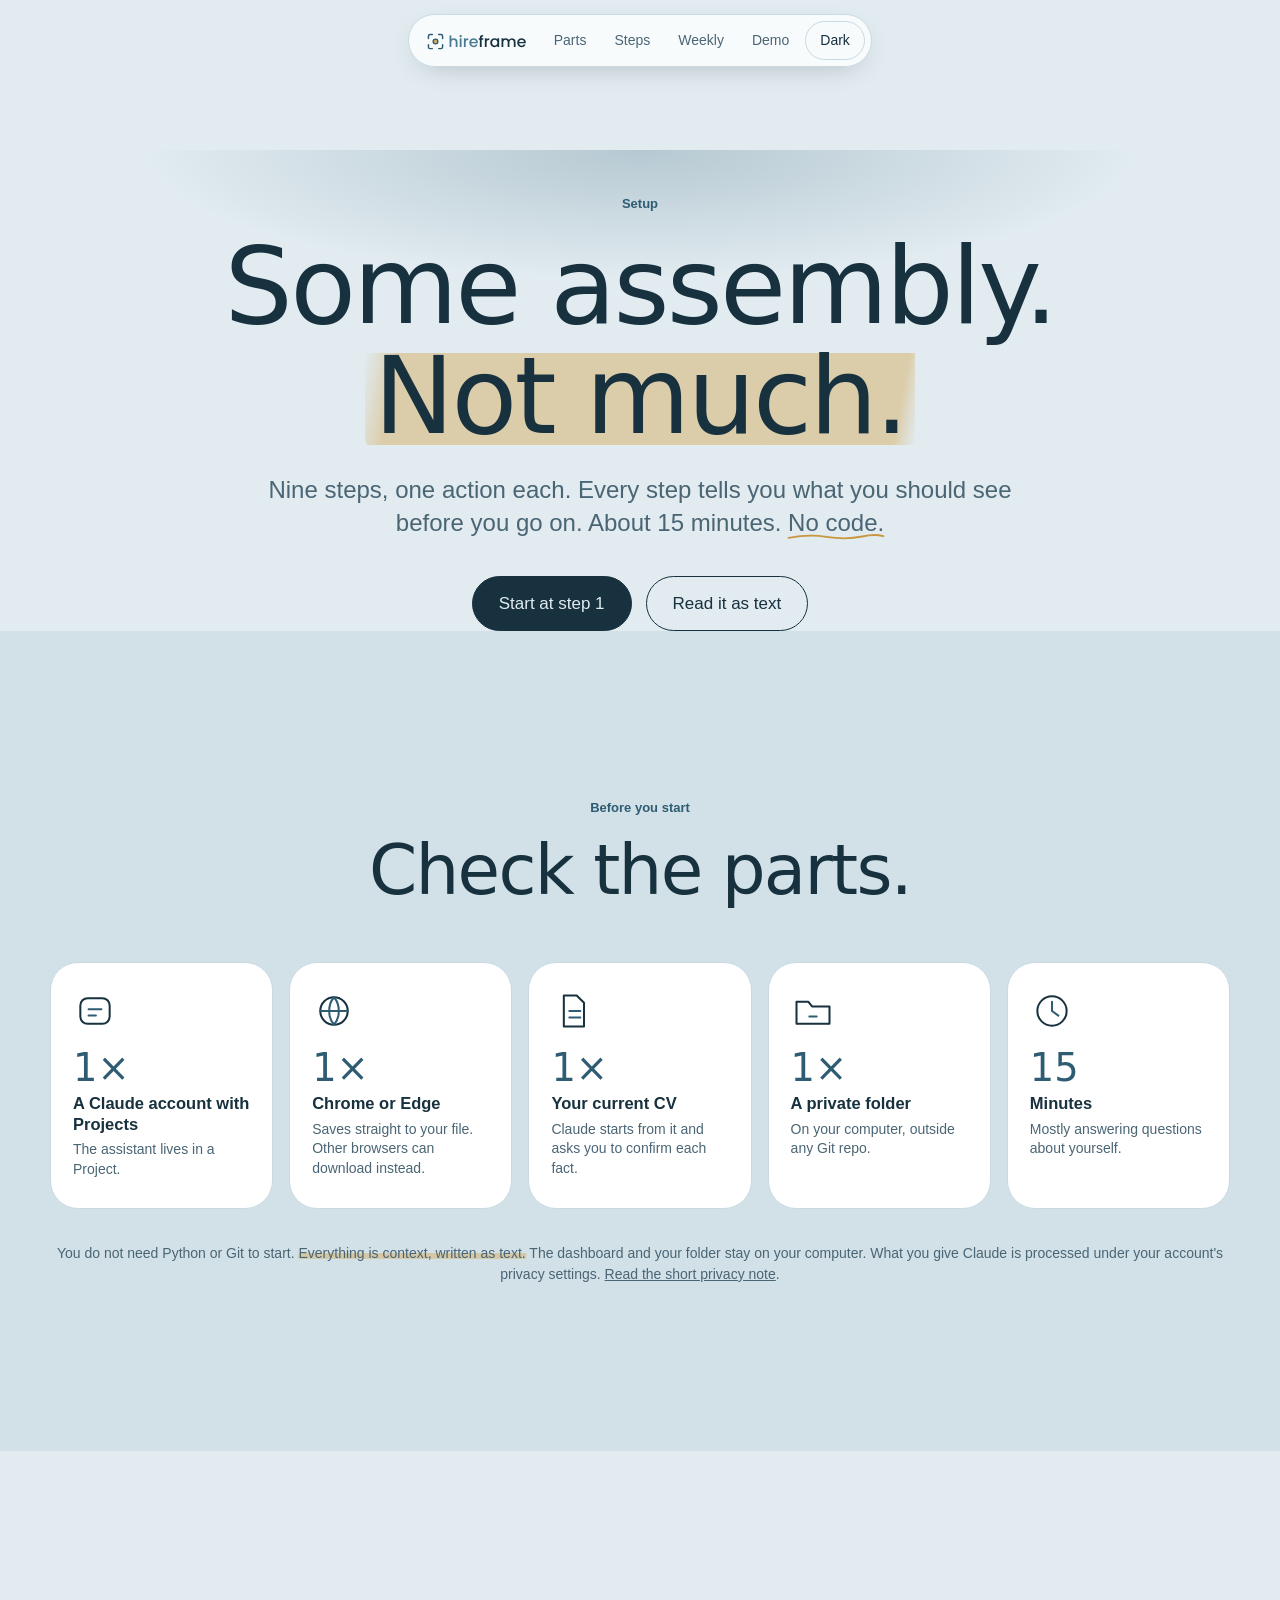
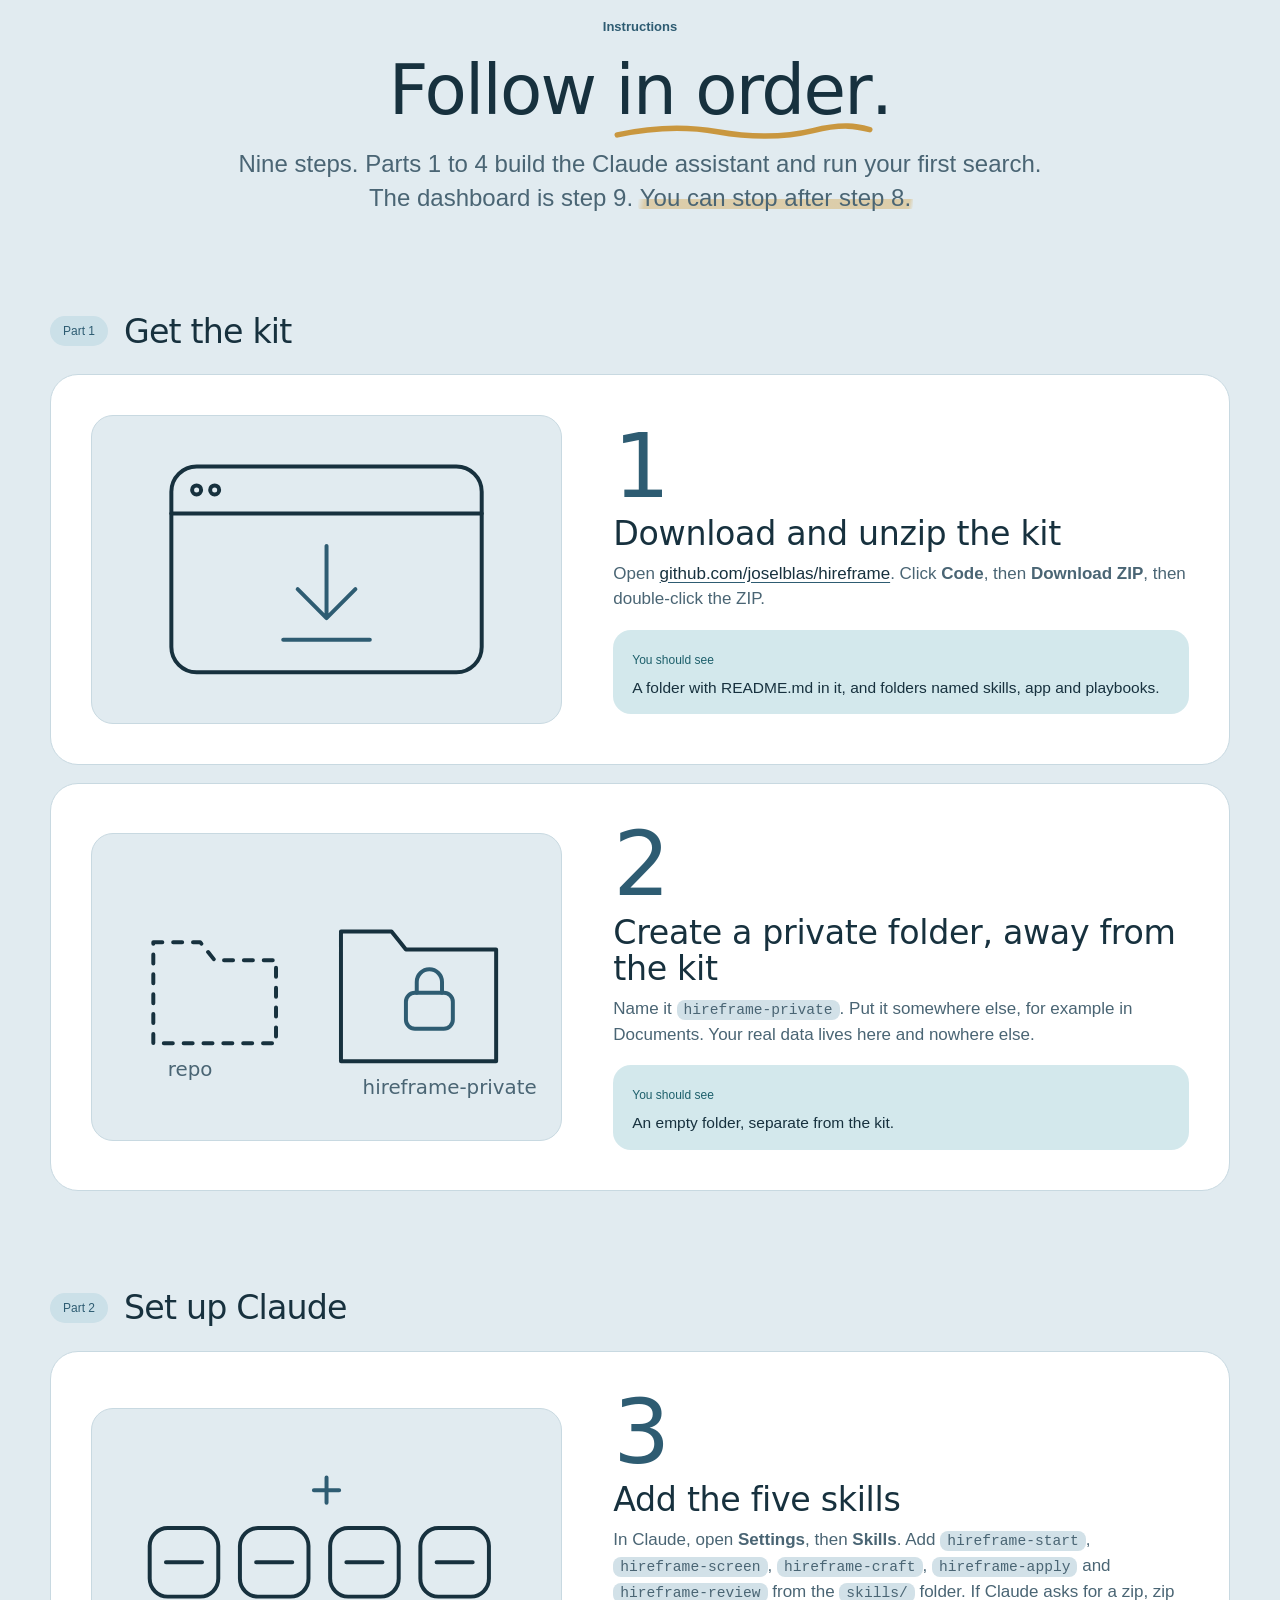
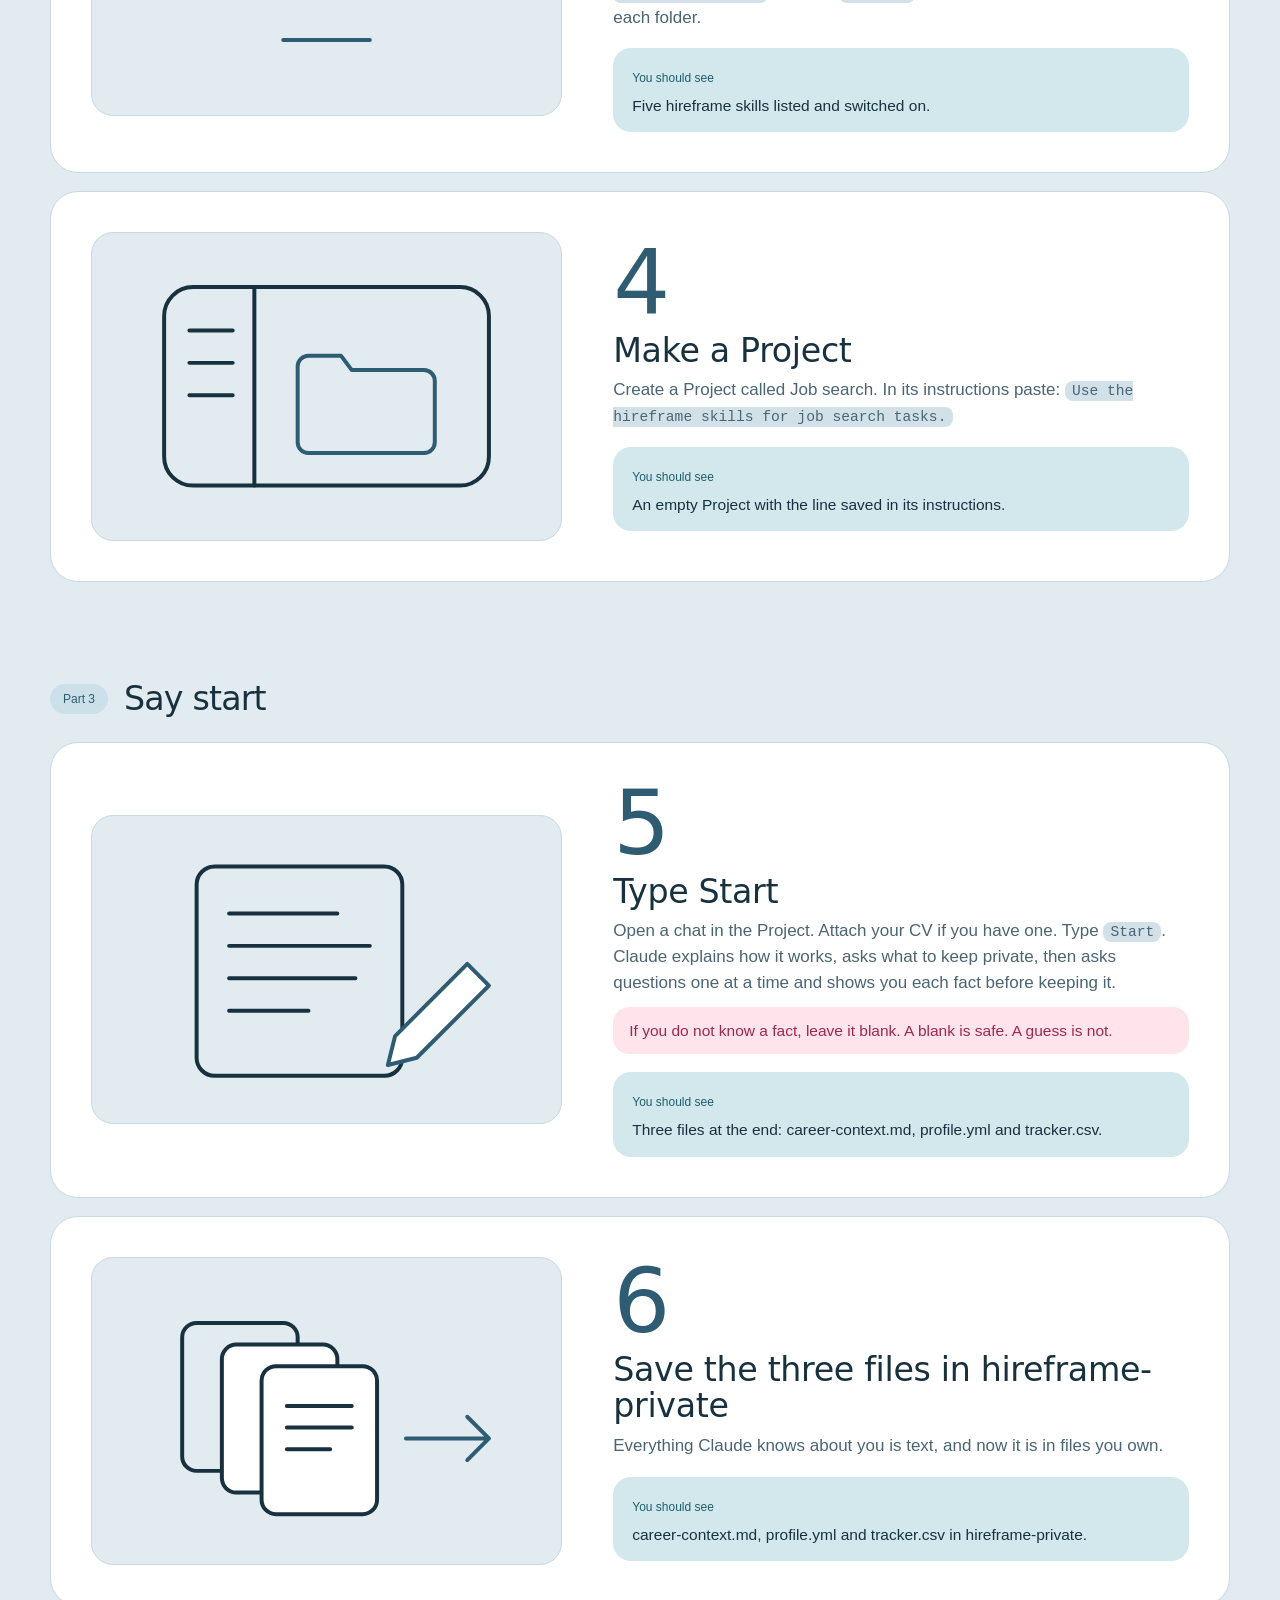
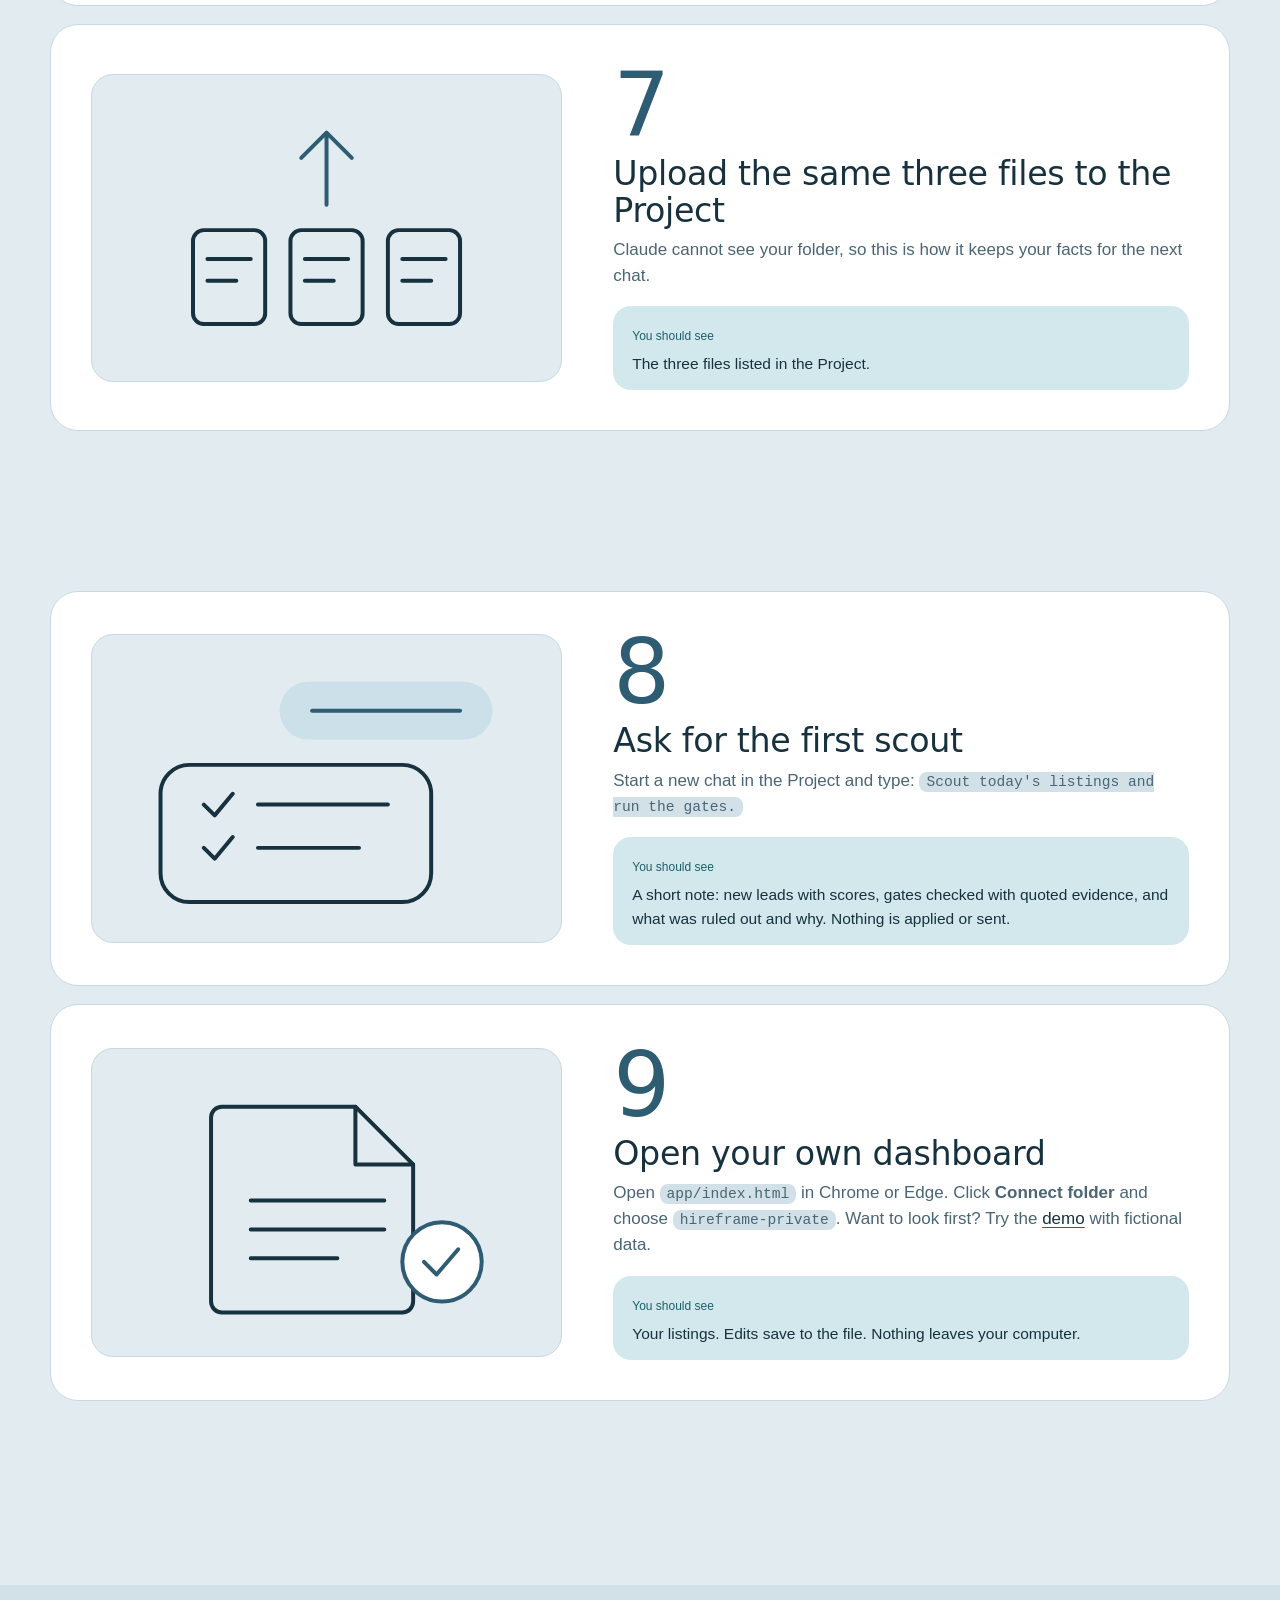
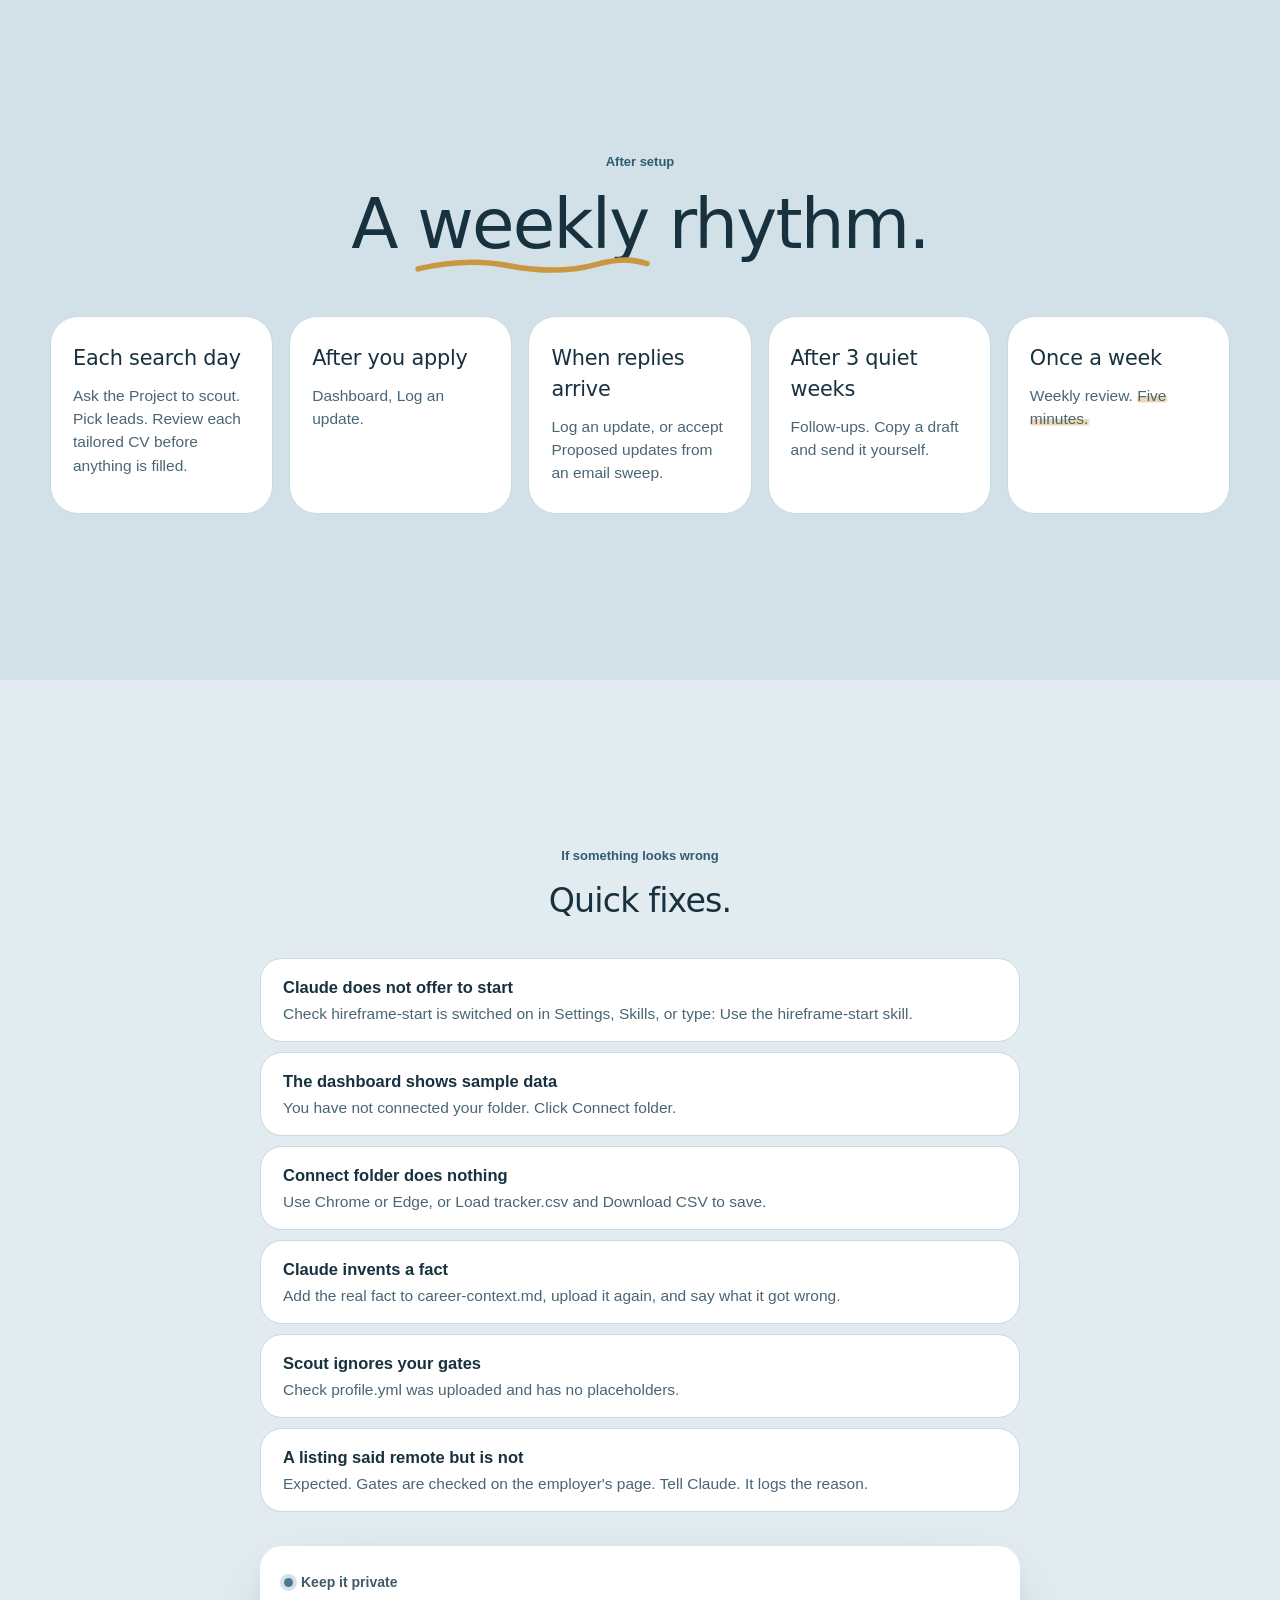
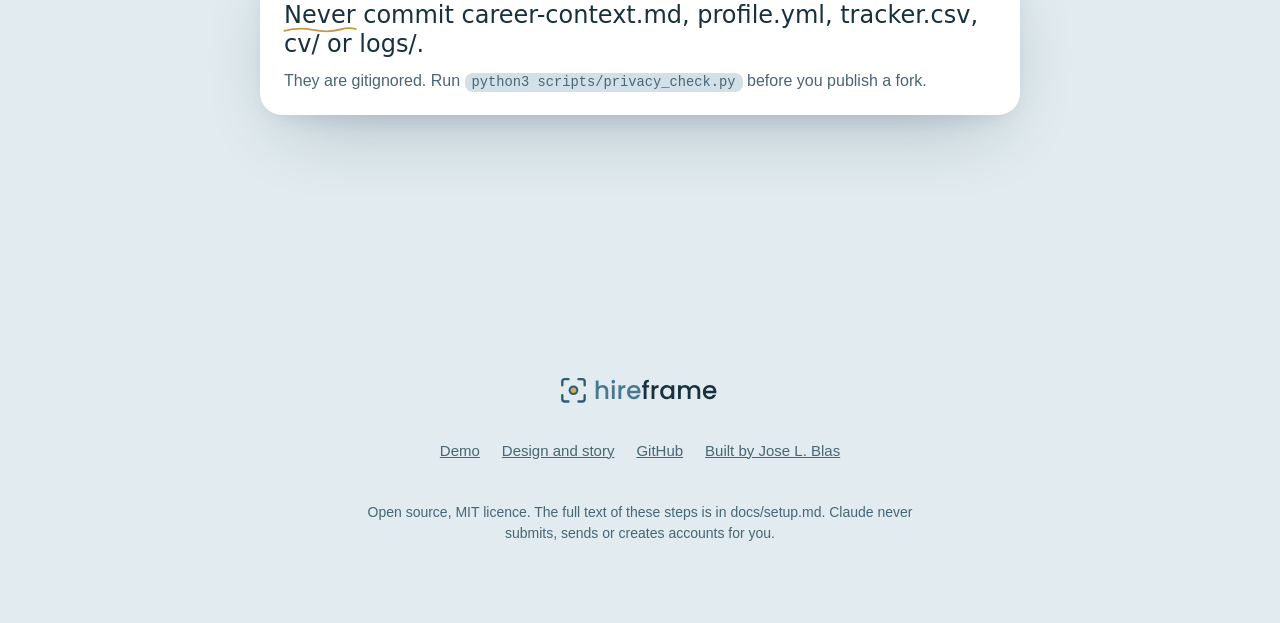
<file: setup/index.html>
<!doctype html>
<html lang="en" data-theme="light">
<head>
<meta charset="utf-8">
<link rel="icon" href="../design/brand/assets/favicon.svg" type="image/svg+xml">
<meta name="viewport" content="width=device-width, initial-scale=1">
<title>Set up hireframe, the AI job search kit for designers, in 15 minutes</title>
<meta name="description" content="Step-by-step setup for hireframe: nine single-action steps, each with what you should see. No code needed.">
<meta property="og:type" content="website">
<meta property="og:title" content="Set up hireframe, the AI job search kit for designers, in 15 minutes">
<meta property="og:description" content="Step-by-step setup for hireframe: nine single-action steps, each with what you should see. No code needed.">
<meta property="og:image" content="https://joselblas.github.io/hireframe/design/brand/assets/og-card-1200x630.png">
<meta name="twitter:card" content="summary_large_image">
<link rel="stylesheet" href="../design/fx/fx.css">
<style>
:root {
  --surface: #E1EBF0; --raised: #ffffff; --sunken: #D2E1E8;
  --ink: #17313E; --muted: #4A6574; --faint: #476675;
  --line: #C8D9E1; --accent: #2E5C72; --accent-soft: #CBE0E8; --on-accent: #ffffff;
  --closed: #3F5967; --closed-soft: #E9F0F3; --aqua: #477A91;
  --rust: #a0264f; --rust-soft: #ffe4ec; --calm: #1D5F6B; --calm-soft: #D3E8EC;
  --shadow: 0 30px 80px -30px rgba(23,49,62,.32), 0 8px 24px -12px rgba(23,49,62,.16);
  --serif: "Avenir Next", "Century Gothic", Futura, "Trebuchet MS", system-ui, sans-serif;
  --sans: ui-sans-serif, -apple-system, "Segoe UI", "Helvetica Neue", Arial, sans-serif;
  --mono: ui-monospace, "SF Mono", Menlo, Consolas, monospace;
}
:root[data-theme="dark"] {
  --surface: #0F2029; --raised: #16303C; --sunken: #0B171E;
  --ink: #E1EBF0; --muted: #A9BEC8; --faint: #93AAB6;
  --line: #244757; --accent: #D6AA58; --accent-soft: #20404E; --on-accent: #0F2029;
  --closed: #B3C7D1; --closed-soft: #12262F; --aqua: #A9CDD4;
  --rust: #ff9db8; --rust-soft: #3a1b2a; --calm: #A9CDD4; --calm-soft: #14323A;
  --shadow: 0 30px 90px -30px rgba(0,0,0,.9), 0 0 0 1px rgba(255,255,255,.05);
}
* { box-sizing: border-box; }
html { scroll-behavior: smooth; }
body { margin: 0; background: var(--surface); color: var(--ink); font-family: var(--sans); font-size: 18px; line-height: 1.5; -webkit-font-smoothing: antialiased; }
img { max-width: 100%; display: block; }
a { color: inherit; }
.wrap { width: min(1180px, 100% - 48px); margin-inline: auto; }
.narrow { width: min(760px, 100% - 48px); margin-inline: auto; }
.eyebrow { font-size: 13px;   color: var(--accent); margin: 0 0 18px; font-weight: 600; }
.display { font-family: var(--serif); font-weight: 400; letter-spacing: -.025em; line-height: 1.02; margin: 0; text-wrap: balance; }
.h1 { font-size: clamp(3rem, 8.4vw, 7rem); }
.h2 { font-size: clamp(2.2rem, 5.4vw, 4.4rem); }
.h3 { font-size: clamp(1.5rem, 2.6vw, 2.1rem); }
.lede { font-size: clamp(1.15rem, 1.9vw, 1.5rem); color: var(--muted); line-height: 1.4; margin: 22px 0 0; text-wrap: pretty; max-width: 34em; }
.center { text-align: center; } .center .lede { margin-inline: auto; }
section { padding: clamp(80px, 13vw, 170px) 0; }

/* nav */
nav { position: sticky; top: 14px; z-index: 20; display: flex; justify-content: center; padding: 0 16px; pointer-events: none; }
.pill { pointer-events: auto; display: flex; align-items: center; gap: 4px; padding: 6px 6px 6px 18px; border-radius: 999px; background: color-mix(in srgb, var(--raised) 78%, transparent); backdrop-filter: blur(18px) saturate(1.4); -webkit-backdrop-filter: blur(18px) saturate(1.4); border: 1px solid var(--line); box-shadow: 0 8px 30px -14px rgba(0,0,0,.3); font-size: 14px; }
.pill b { font-family: var(--serif); font-weight: 400; font-size: 18px; margin-right: 10px; }
.pill a { text-decoration: none; padding: 8px 12px; border-radius: 999px; color: var(--muted); }
.pill a:hover { color: var(--ink); background: var(--sunken); }
.pill button, .btn { font: inherit; cursor: pointer; border-radius: 999px; border: 1px solid var(--ink); background: var(--ink); color: var(--surface); padding: 8px 16px; text-decoration: none; display: inline-block; }
.pill button { padding: 8px 14px; background: transparent; color: var(--ink); border-color: var(--line); font-size: 14px; }
.btn { padding: 14px 26px; font-size: 17px; }
.btn.ghost { background: transparent; color: var(--ink); border-color: var(--ink); }
.btn.accent { background: var(--accent); border-color: var(--accent); color: var(--on-accent); }
.btn:focus-visible, .pill a:focus-visible, .pill button:focus-visible { outline: 3px solid var(--calm); outline-offset: 3px; }
.cta { display: flex; gap: 14px; justify-content: center; flex-wrap: wrap; margin-top: 36px; }

/* hero */
.hero { padding-top: clamp(70px, 11vw, 150px); padding-bottom: 0; }
.shot { border-radius: 28px; overflow: hidden; box-shadow: var(--shadow); border: 1px solid var(--line); background: var(--raised); }
.shot img { width: 100%; height: auto; }
.hero .shot { margin-top: clamp(48px, 7vw, 90px); transform: translateY(0); }
.glow { position: absolute; inset: -10% 0 auto; height: 70%; z-index: -1; background: radial-gradient(60% 60% at 50% 0%, color-mix(in srgb, var(--accent) 24%, transparent), transparent 70%); pointer-events: none; }
.hero-stage { position: relative; }
.dark-img { display: none; } :root[data-theme="dark"] .dark-img { display: block; } :root[data-theme="dark"] .light-img { display: none; }

/* statement */
.statement { background: var(--ink); color: var(--surface); }
.statement .display { font-size: clamp(2.6rem, 7.4vw, 6rem); }
.statement .display em { color: var(--accent);  }
:root[data-theme="dark"] .statement { background: var(--raised); color: var(--ink); }
.statement p { color: color-mix(in srgb, var(--surface) 70%, transparent); }
:root[data-theme="dark"] .statement p { color: var(--muted); }

/* feature rows */
.feature { display: grid; grid-template-columns: minmax(0, .8fr) minmax(0, 1.2fr); gap: clamp(32px, 6vw, 90px); align-items: center; }
.feature.flip { grid-template-columns: minmax(0, 1.2fr) minmax(0, .8fr); }
.feature.flip .copy { order: 2; }
.feature .lede { max-width: 26em; }
.tag { display: inline-block; font-size: 12px;   padding: 5px 12px; border-radius: 999px; border: 1px solid var(--line); color: var(--muted); margin-left: 10px; vertical-align: middle; font-weight: 500; }
.tag.calm { background: var(--calm-soft); color: var(--calm); border-color: transparent; }
.alt { background: var(--sunken); }

/* trio */
.trio { display: grid; grid-template-columns: repeat(3, minmax(0, 1fr)); gap: 20px; margin-top: 64px; }
.card { background: var(--raised); border: 1px solid var(--line); border-radius: 28px; padding: 34px 32px 38px; }
.card h3 { font-family: var(--serif); font-weight: 400; font-size: 1.7rem; margin: 0 0 10px; letter-spacing: -.01em; }
.card p { margin: 0; color: var(--muted); font-size: 16.5px; }
.big-no { font-weight: 300; font-family: var(--serif); font-size: clamp(4rem, 9vw, 7.5rem); line-height: 1; letter-spacing: -.03em; }

/* design system */
.swatches { display: grid; grid-template-columns: repeat(7, minmax(0, 1fr)); gap: 12px; margin-top: 56px; }
.sw { border-radius: 22px; padding: 16px; min-height: 150px; display: flex; flex-direction: column; justify-content: flex-end; border: 1px solid var(--line); font-size: 13px; line-height: 1.3; }
.sw b { font-weight: 600; display: block; font-size: 14px; }
.sw span { font-family: var(--mono); opacity: .8; }
.sw.a { background: var(--surface); } .sw.b { background: var(--raised); } .sw.c { background: var(--ink); color: var(--surface); border-color: transparent; }
.sw.d { background: var(--accent); color: var(--on-accent); border-color: transparent; } .sw.e { background: var(--closed-soft); color: var(--closed); } .sw.f { background: var(--calm-soft); color: var(--calm); } .sw.g { background: var(--accent-soft); color: var(--accent); }
.ds-grid { display: grid; grid-template-columns: repeat(12, minmax(0, 1fr)); gap: 20px; margin-top: 20px; }
.ds { background: var(--raised); border: 1px solid var(--line); border-radius: 28px; padding: 30px; overflow: hidden; }
.ds .label { font-size: 12px;   color: var(--faint); margin: 0 0 18px; }
.s5 { grid-column: span 5; } .s7 { grid-column: span 7; } .s4 { grid-column: span 4; } .s6 { grid-column: span 6; } .s8 { grid-column: span 8; } .s12 { grid-column: span 12; }
.aa { font-weight: 300; font-family: var(--serif); font-size: clamp(5rem, 12vw, 9rem); line-height: .9; margin: 0; letter-spacing: -.04em; }
.type-row { display: flex; gap: 28px; align-items: baseline; flex-wrap: wrap; margin-top: 14px; }
.type-row div { color: var(--muted); font-size: 14px; }
.radii { display: flex; gap: 16px; align-items: end; flex-wrap: wrap; }
.radii i { display: block; width: 84px; height: 84px; background: var(--accent-soft); border: 1.5px solid var(--accent); }
.radii span { display: block; font-size: 12px; color: var(--muted); margin-top: 8px; text-align: center; font-family: var(--mono); }
.demo-row { display: flex; gap: 10px; flex-wrap: wrap; align-items: center; }
.d-btn { font: inherit; font-size: 15px; padding: 11px 22px; border-radius: 999px; border: 1px solid var(--ink); background: var(--ink); color: var(--surface); }
.d-btn.g { background: transparent; color: var(--ink); } .d-btn.a { background: var(--accent); border-color: var(--accent); color: var(--on-accent); }
.d-tag { font-size: 12px;   padding: 5px 12px; border-radius: 999px; border: 1px solid var(--line); color: var(--muted); }
.d-tag.i { background: var(--accent-soft); color: var(--accent); border-color: transparent; } .d-tag.r { background: var(--closed-soft); color: var(--closed); border-color: transparent; } .d-tag.c { background: var(--calm-soft); color: var(--calm); border-color: transparent; }
.meter-est { font-family: var(--serif); font-size: 2.4rem; letter-spacing: -.02em; margin: 6px 0 12px; }
.track { position: relative; height: 12px; border-radius: 999px; background: var(--sunken); border: 1px solid var(--line); }
.track .fill { position: absolute; top: 0; bottom: 0; left: 10%; width: 52%; border-radius: 999px; background: var(--calm); }
.track .tick { position: absolute; top: -5px; bottom: -5px; width: 2px; left: 28%; background: var(--ink); }
.small { font-size: 14px; color: var(--muted); margin: 12px 0 0; }
.opt { border: 1px solid var(--line); border-radius: 20px; padding: 14px 18px; margin-bottom: 10px; background: var(--surface); }
.opt strong { display: block; font-weight: 600; font-size: 16px; } .opt small { color: var(--muted); font-size: 14px; }
.opt.on { border-color: var(--accent); box-shadow: 0 0 0 1px var(--accent) inset; }
.prog { display: flex; gap: 6px; margin-bottom: 18px; } .prog i { flex: 1; height: 4px; border-radius: 999px; background: var(--line); } .prog i.on { background: var(--accent); }
.steady { background: var(--raised); box-shadow: var(--shadow); border-radius: 22px; padding: 22px 24px; }
.steady .big { font-family: var(--serif); font-size: 1.5rem; line-height: 1.2; margin: 6px 0 10px; }
.steady .wit { font-family: var(--serif);  font-size: 1.15rem; margin: 12px 0 0; }
.steady .k { font-size: 14px; font-weight: 600; color: var(--closed); display: inline-flex; align-items: center; gap: 8px; }
.steady .k::before { content: ""; width: 9px; height: 9px; border-radius: 50%; background: var(--aqua); box-shadow: 0 0 0 4px color-mix(in srgb, var(--aqua) 22%, transparent); }
.principles { list-style: none; padding: 0; margin: 0; display: grid; gap: 14px; }
.principles li { display: grid; grid-template-columns: 28px 1fr; gap: 10px; font-size: 16.5px; color: var(--muted); }
.principles li b { color: var(--ink); font-weight: 600; }
.principles li::before { content: ""; width: 10px; height: 10px; border-radius: 50%; background: var(--accent); margin-top: 8px; }

/* voice */
.voice { display: grid; gap: 14px; margin-top: 56px; }
.vrow { display: grid; grid-template-columns: 1fr 1fr; gap: 14px; }
.v { background: var(--raised); border: 1px solid var(--line); border-radius: 28px; padding: 30px 32px; }
.v .k { font-size: 12px;   color: var(--faint); margin: 0 0 10px; }
.v.no p { font-family: var(--serif); font-size: clamp(1.4rem, 2.4vw, 2rem); margin: 0; color: var(--faint); text-decoration: line-through; text-decoration-thickness: 1px; }
.v.yes { background: var(--calm-soft); border-color: transparent; }
.v.yes .k { color: var(--calm); }
.v.yes p { font-family: var(--serif); font-size: clamp(1.4rem, 2.4vw, 2rem); margin: 0; }
.v.yes p + p { font-size: 1.05rem;  margin-top: 8px; color: var(--muted); font-family: var(--serif); }
.rules { display: flex; flex-wrap: wrap; gap: 10px; justify-content: center; margin-top: 44px; }
.rules span { border: 1px solid var(--line); border-radius: 999px; padding: 9px 18px; font-size: 15px; color: var(--muted); background: var(--raised); }

/* roadmap */
.road { display: grid; grid-template-columns: repeat(3, minmax(0, 1fr)); gap: 20px; margin-top: 56px; }
.road .card ul { list-style: none; margin: 18px 0 0; padding: 0; display: grid; gap: 10px; font-size: 16px; }
.road .card li { padding-top: 10px; border-top: 1px solid var(--line); }
.road .card li small { display: block; color: var(--muted); font-size: 14px; }
.road .now { border-color: var(--accent); }

footer { padding: 90px 0 70px; }
footer .links { display: flex; gap: 22px; justify-content: center; flex-wrap: wrap; margin-top: 30px; font-size: 15px; }
footer .links a { color: var(--muted); }
footer .fine { color: var(--faint); font-size: 14px; text-align: center; margin-top: 40px; max-width: 40em; margin-inline: auto; }

/* reveal */
.js .rv { opacity: 0; transform: translateY(26px); transition: opacity .9s cubic-bezier(.2,.7,.2,1), transform .9s cubic-bezier(.2,.7,.2,1); }
.js .rv.in { opacity: 1; transform: none; }
@media (prefers-reduced-motion: reduce) { html { scroll-behavior: auto; } .js .rv { opacity: 1; transform: none; transition: none; } }

@media (max-width: 980px) {
  .feature, .feature.flip { grid-template-columns: 1fr; } .feature.flip .copy { order: 0; }
  .trio, .road { grid-template-columns: 1fr; }
  .swatches { grid-template-columns: repeat(4, minmax(0, 1fr)); }
  .s5, .s7, .s4, .s6, .s8 { grid-column: span 12; }
  .vrow { grid-template-columns: 1fr; }
  .pill a.hide-s { display: none; }
}
@media (max-width: 560px) { body { font-size: 17px; } .swatches { grid-template-columns: repeat(2, minmax(0, 1fr)); } .pill a { padding: 8px 8px; } .shot { border-radius: 18px; } }
code { font-family: var(--mono); font-size: .86em; background: var(--sunken); padding: 2px 7px; border-radius: 8px; }
.parts { list-style: none; margin: 56px 0 0; padding: 0; display: grid; grid-template-columns: repeat(5, minmax(0, 1fr)); gap: 16px; }
.part { background: var(--raised); border: 1px solid var(--line); border-radius: 28px; padding: 26px 22px 28px; display: grid; gap: 6px; align-content: start; }
.part .ico { width: 44px; height: 44px; color: var(--ink); } .part .ico svg { width: 100%; height: 100%; }
.part .qty { font-weight: 300; font-family: var(--serif); font-size: 2.4rem; line-height: 1; margin-top: 10px; color: var(--accent); }
.part b { font-weight: 600; font-size: 16.5px; line-height: 1.25; } .part small { color: var(--muted); font-size: 14px; line-height: 1.4; }
.group { margin-top: clamp(56px, 8vw, 100px); }
.ghead { display: flex; align-items: center; gap: 16px; margin-bottom: 26px; flex-wrap: wrap; }
.step { display: grid; grid-template-columns: minmax(0, .9fr) minmax(0, 1.1fr); gap: clamp(20px, 4vw, 56px); align-items: center; background: var(--raised); border: 1px solid var(--line); border-radius: 28px; padding: clamp(22px, 3.4vw, 40px); margin-bottom: 18px; }
.step .art { background: var(--surface); border: 1px solid var(--line); border-radius: 22px; padding: 18px; color: var(--ink); }
.ill { width: 100%; height: auto; display: block; }
.step .num { font-weight: 300; display: block; font-family: var(--serif); font-size: clamp(3.4rem, 7vw, 5.6rem); line-height: .9; letter-spacing: -.03em; color: var(--accent); }
.step h4 { font-family: var(--serif); font-weight: 400; font-size: clamp(1.5rem, 2.6vw, 2.1rem); letter-spacing: -.01em; margin: 10px 0 8px; line-height: 1.1; }
.step .txt > p { margin: 0; color: var(--muted); font-size: 17px; }
.step a { color: var(--ink); text-decoration-color: var(--accent); text-underline-offset: 3px; }
.warn { display: block; margin-top: 12px; padding: 12px 16px; border-radius: 16px; background: var(--rust-soft); color: var(--rust); font-size: 15.5px; }
.see { margin-top: 18px; padding: 14px 18px; border-radius: 18px; background: var(--calm-soft); border: 1px solid transparent; }
.see .k { font-size: 12px;   color: var(--calm); }
.see p { margin: 4px 0 0; color: var(--ink); font-size: 15.5px; }
.rhy { display: grid; grid-template-columns: repeat(5, minmax(0, 1fr)); gap: 16px; margin-top: 56px; }
.rhy .card { padding: 26px 22px 28px; } .rhy .card h3 { font-size: 1.3rem; } .rhy .card p { font-size: 15.5px; }
.fix { display: grid; gap: 10px; margin-top: 40px; }
.fx { display: grid; gap: 2px; background: var(--raised); border: 1px solid var(--line); border-radius: 22px; padding: 16px 22px; } .fx b { font-weight: 600; font-size: 16.5px; } .fx span { color: var(--muted); font-size: 15.5px; }
@media (max-width: 980px) { .parts, .rhy { grid-template-columns: repeat(2, minmax(0, 1fr)); } .step { grid-template-columns: 1fr; } .pill a.hide-s { display: none; } }
@media (max-width: 560px) { .parts, .rhy { grid-template-columns: 1fr; } }

.skip { position: absolute; left: 16px; top: -64px; z-index: 100; padding: 12px 18px; border-radius: 12px; background: var(--ink); color: var(--surface); font: 600 1rem var(--sans); text-decoration: none; }
.skip:focus { top: 16px; outline: 3px solid var(--calm); outline-offset: 3px; }
main:focus { outline: none; }

/* hireframe wordmark: colours come from tokens, so it follows the theme */
:root { --gold: #D6AA58; --wm-ai: #477A91; --wm-disc: #477A91; }
:root[data-theme="dark"] { --wm-ai: #D6AA58; --wm-disc: #A9CDD4; }
.wm { display: inline-block; height: 30px; width: auto; vertical-align: middle; }
.wm .i { fill: var(--ink); } .wm .a { fill: var(--wm-ai); } .wm .o { fill: var(--gold); }
/* Hireframe mark: corner brackets and a gold core in a deep steel ring (light); no ring on dark */
.wm .f { fill: none; stroke: #2E5C72; stroke-width: 7.5; stroke-linecap: round; stroke-linejoin: round; } .wm .r { fill: #2E5C72; }
:root[data-theme="dark"] .wm .f { stroke: var(--wm-disc); } :root[data-theme="dark"] .wm .r { fill: none; } :root[data-theme="dark"] .wm .o { r: 11.5px; }
.pill .wm { height: 24px; } .center .wm { height: 38px; }
</style>
</head>
<body>
<a class="skip" href="#main">Skip to content</a>
<nav aria-label="Page"><div class="pill"><b><svg class="wm" viewBox="0 0 461 110" role="img" aria-label="hireframe"><g transform="translate(-6 7.91) scale(0.9)"><path class="f" d="M14 34V22a8 8 0 0 1 8-8h12M66 14h12a8 8 0 0 1 8 8v12M86 66v12a8 8 0 0 1-8 8H66M34 86H22a8 8 0 0 1-8-8V66"/><circle class="r" cx="50" cy="50" r="15.5"/><circle class="o" cx="50" cy="50" r="9.0"/></g><path class="i" d="M257.84 45.02H250.5V78H242.22V45.02H237.54V38.33H242.22V35.52Q242.22 28.68 245.85 25.55Q249.49 22.42 257.26 22.42V29.26Q253.52 29.26 252.01 30.66Q250.5 32.06 250.5 35.52V38.33H257.84Z M285.2 37.68V46.18H283.11Q278.29 46.18 275.8 48.62Q273.32 51.07 273.32 57.12V78H265.11V38.33H273.32V44.09Q275.12 41.06 278.11 39.37Q281.1 37.68 285.2 37.68Z M308.74 37.68Q313.42 37.68 316.92 39.52Q320.41 41.35 322.5 44.09V38.33H330.78V78H322.5V72.1Q320.41 74.9 316.81 76.78Q313.21 78.65 308.6 78.65Q303.49 78.65 299.24 76.02Q294.99 73.39 292.51 68.68Q290.02 63.96 290.02 57.98Q290.02 52.01 292.51 47.4Q294.99 42.79 299.28 40.24Q303.56 37.68 308.74 37.68ZM310.47 44.81Q307.3 44.81 304.57 46.36Q301.83 47.9 300.14 50.89Q298.45 53.88 298.45 57.98Q298.45 62.09 300.14 65.18Q301.83 68.28 304.6 69.9Q307.38 71.52 310.47 71.52Q313.64 71.52 316.38 69.94Q319.11 68.35 320.8 65.29Q322.5 62.23 322.5 58.13Q322.5 54.02 320.8 51Q319.11 47.98 316.38 46.39Q313.64 44.81 310.47 44.81Z M405.94 54.6V78H397.81V55.82Q397.81 50.5 395.14 47.65Q392.48 44.81 387.87 44.81Q383.26 44.81 380.56 47.65Q377.86 50.5 377.86 55.82V78H369.73V55.82Q369.73 50.5 367.06 47.65Q364.4 44.81 359.79 44.81Q355.18 44.81 352.48 47.65Q349.78 50.5 349.78 55.82V78H341.58V38.33H349.78V42.86Q351.8 40.42 354.9 39.05Q357.99 37.68 361.52 37.68Q366.27 37.68 370.02 39.7Q373.76 41.71 375.78 45.53Q377.58 41.93 381.39 39.8Q385.21 37.68 389.6 37.68Q394.28 37.68 397.99 39.62Q401.7 41.57 403.82 45.38Q405.94 49.2 405.94 54.6Z M452.46 61.22H422.14Q422.5 65.98 425.67 68.86Q428.84 71.74 433.45 71.74Q440.07 71.74 442.81 66.19H451.66Q449.86 71.66 445.15 75.16Q440.43 78.65 433.45 78.65Q427.76 78.65 423.26 76.09Q418.76 73.54 416.2 68.89Q413.65 64.25 413.65 58.13Q413.65 52.01 416.13 47.36Q418.62 42.72 423.12 40.2Q427.62 37.68 433.45 37.68Q439.06 37.68 443.46 40.13Q447.85 42.58 450.3 47Q452.74 51.43 452.74 57.19Q452.74 59.42 452.46 61.22ZM444.18 54.6Q444.1 50.06 440.94 47.33Q437.77 44.59 433.09 44.59Q428.84 44.59 425.82 47.29Q422.79 49.99 422.22 54.6Z"/><path class="a" d="M139.69 54.6V78H131.55V55.82Q131.55 50.5 128.89 47.65Q126.22 44.81 121.62 44.81Q117.01 44.81 114.31 47.65Q111.61 50.5 111.61 55.82V78H103.4V24.72H111.61V42.94Q113.7 40.42 116.9 39.05Q120.1 37.68 123.92 37.68Q128.46 37.68 132.02 39.62Q135.58 41.57 137.64 45.38Q139.69 49.2 139.69 54.6Z M149.05 27.82Q149.05 25.58 150.56 24.07Q152.07 22.56 154.3 22.56Q156.46 22.56 157.98 24.07Q159.49 25.58 159.49 27.82Q159.49 30.05 157.98 31.56Q156.46 33.07 154.3 33.07Q152.07 33.07 150.56 31.56Q149.05 30.05 149.05 27.82ZM158.34 38.33V78H150.13V38.33Z M189.22 37.68V46.18H187.14Q182.31 46.18 179.83 48.62Q177.34 51.07 177.34 57.12V78H169.14V38.33H177.34V44.09Q179.14 41.06 182.13 39.37Q185.12 37.68 189.22 37.68Z M232.86 61.22H202.54Q202.9 65.98 206.07 68.86Q209.24 71.74 213.85 71.74Q220.47 71.74 223.21 66.19H232.06Q230.26 71.66 225.55 75.16Q220.83 78.65 213.85 78.65Q208.16 78.65 203.66 76.09Q199.16 73.54 196.6 68.89Q194.05 64.25 194.05 58.13Q194.05 52.01 196.53 47.36Q199.02 42.72 203.52 40.2Q208.02 37.68 213.85 37.68Q219.46 37.68 223.86 40.13Q228.25 42.58 230.7 47Q233.14 51.43 233.14 57.19Q233.14 59.42 232.86 61.22ZM224.58 54.6Q224.5 50.06 221.34 47.33Q218.17 44.59 213.49 44.59Q209.24 44.59 206.22 47.29Q203.19 49.99 202.62 54.6Z"/></svg></b><a class="hide-s" href="#parts">Parts</a><a class="hide-s" href="#steps">Steps</a><a class="hide-s" href="#rhythm">Weekly</a><a href="../app/">Demo</a><button type="button" id="theme" aria-pressed="false">Dark</button></div></nav>
<main id="main" tabindex="-1">
<header class="hero"><div class="wrap center hero-stage"><div class="glow" aria-hidden="true"></div>
<p class="eyebrow rv">Setup</p>
<h1 class="display h1 rv">Some assembly.<br><span class="fx-mark fx-full">Not much.</span></h1>
<p class="lede rv">Nine steps, one action each. Every step tells you what you should see before you go on. About 15 minutes. <span class="fx-line">No code.</span></p>
<div class="cta rv"><a class="btn" href="#steps">Start at step 1</a><a class="btn ghost" href="https://github.com/joselblas/hireframe/blob/master/docs/setup.md">Read it as text</a></div>
</div></header>
<section id="parts" class="alt"><div class="wrap"><div class="center"><p class="eyebrow rv">Before you start</p><h2 class="display h2 rv">Check the parts.</h2></div>
<ul class="parts">
<li class="part rv"><span class="ico"><svg viewBox="0 0 48 48" fill="none" stroke="currentColor" stroke-width="2.2" stroke-linecap="round" stroke-linejoin="round" aria-hidden="true"><rect x="8" y="10" width="32" height="28" rx="8"/><path d="M17 22h14M17 29h8" stroke="var(--accent)"/></svg></span><span class="qty">1×</span><b>A Claude account with Projects</b><small>The assistant lives in a Project.</small></li>
<li class="part rv"><span class="ico"><svg viewBox="0 0 48 48" fill="none" stroke="currentColor" stroke-width="2.2" stroke-linecap="round" stroke-linejoin="round" aria-hidden="true"><circle cx="24" cy="24" r="15"/><path d="M9 24h30M24 9c-7 8-7 22 0 30M24 9c7 8 7 22 0 30" stroke="var(--accent)"/></svg></span><span class="qty">1×</span><b>Chrome or Edge</b><small>Saves straight to your file. Other browsers can download instead.</small></li>
<li class="part rv"><span class="ico"><svg viewBox="0 0 48 48" fill="none" stroke="currentColor" stroke-width="2.2" stroke-linecap="round" stroke-linejoin="round" aria-hidden="true"><path d="M14 7h14l8 8v26H14z"/><path d="M20 24h12M20 31h12" stroke="var(--accent)"/></svg></span><span class="qty">1×</span><b>Your current CV</b><small>Claude starts from it and asks you to confirm each fact.</small></li>
<li class="part rv"><span class="ico"><svg viewBox="0 0 48 48" fill="none" stroke="currentColor" stroke-width="2.2" stroke-linecap="round" stroke-linejoin="round" aria-hidden="true"><path d="M6 14h13l4 5h19v19H6z"/><path d="M20 30h8" stroke="var(--accent)"/></svg></span><span class="qty">1×</span><b>A private folder</b><small>On your computer, outside any Git repo.</small></li>
<li class="part rv"><span class="ico"><svg viewBox="0 0 48 48" fill="none" stroke="currentColor" stroke-width="2.2" stroke-linecap="round" stroke-linejoin="round" aria-hidden="true"><circle cx="24" cy="24" r="16"/><path d="M24 14v10l7 5" stroke="var(--accent)"/></svg></span><span class="qty">15</span><b>Minutes</b><small>Mostly answering questions about yourself.</small></li>
</ul><p class="center small rv" style="margin-top:34px">You do not need Python or Git to start. <span class="fx-mark">Everything is context, written as text.</span> The dashboard and your folder stay on your computer. What you give Claude is processed under your account's privacy settings. <a href="https://github.com/joselblas/hireframe/blob/master/docs/privacy.md">Read the short privacy note</a>.</p></div></section>
<section id="steps" data-thread="left"><div class="wrap"><div class="center"><p class="eyebrow rv">Instructions</p><h2 class="display h2 rv">Follow <span class="fx-line">in order</span>.</h2><p class="lede rv">Nine steps. Parts 1 to 4 build the Claude assistant and run your first search. The dashboard is step 9. <span class="fx-mark">You can stop after step 8.</span></p></div>
<div class="group"><div class="ghead rv"><span class="d-tag i">Part 1</span><h3 class="display h3">Get the kit</h3></div>
<article class="step rv"><div class="art"><svg class="ill" viewBox="0 0 240 150" fill="none" stroke="currentColor" stroke-width="2.2" stroke-linecap="round" stroke-linejoin="round" role="img" aria-label="A browser window with a download arrow"><rect x="34" y="18" width="172" height="114" rx="14"/><path d="M34 44h172"/><circle cx="48" cy="31" r="2.5"/><circle cx="58" cy="31" r="2.5"/><path d="M120 62v38m-16-14 16 16 16-16" stroke="var(--accent)"/><path d="M96 114h48" stroke="var(--accent)"/></svg></div><div class="txt"><span class="num">1</span><h4>Download and unzip the kit</h4><p>Open <a href="https://github.com/joselblas/hireframe">github.com/joselblas/hireframe</a>. Click <b>Code</b>, then <b>Download ZIP</b>, then double-click the ZIP.</p><div class="see"><span class="k">You should see</span><p>A folder with README.md in it, and folders named skills, app and playbooks.</p></div></div></article>
<article class="step rv"><div class="art"><svg class="ill" viewBox="0 0 240 150" fill="none" stroke="currentColor" stroke-width="2.2" stroke-linecap="round" stroke-linejoin="round" role="img" aria-label="A dashed repo folder and a locked private folder side by side"><path d="M24 50h26l8 10h34v46H24z" stroke-dasharray="5 6"/><text x="32" y="124" font-family="ui-sans-serif,system-ui,sans-serif" font-size="11" fill="var(--muted)" stroke="none">repo</text><path d="M128 44h28l8 10h50v62H128z"/><rect x="164" y="78" width="26" height="20" rx="5" stroke="var(--accent)"/><path d="M170 78v-6a7 7 0 0 1 14 0v6" stroke="var(--accent)"/><text x="140" y="134" font-family="ui-sans-serif,system-ui,sans-serif" font-size="11" fill="var(--muted)" stroke="none">hireframe-private</text></svg></div><div class="txt"><span class="num">2</span><h4>Create a private folder, away from the kit</h4><p>Name it <code>hireframe-private</code>. Put it somewhere else, for example in Documents. Your real data lives here and nowhere else.</p><div class="see"><span class="k">You should see</span><p>An empty folder, separate from the kit.</p></div></div></article>
</div>
<div class="group"><div class="ghead rv"><span class="d-tag i">Part 2</span><h3 class="display h3">Set up Claude</h3></div>
<article class="step rv"><div class="art"><svg class="ill" viewBox="0 0 240 150" fill="none" stroke="currentColor" stroke-width="2.2" stroke-linecap="round" stroke-linejoin="round" role="img" aria-label="Skill tiles being added"><rect x="22" y="56" width="38" height="38" rx="10"/><rect x="72" y="56" width="38" height="38" rx="10"/><rect x="122" y="56" width="38" height="38" rx="10"/><rect x="172" y="56" width="38" height="38" rx="10"/><path d="M31 75h20M81 75h20M131 75h20M181 75h20"/><path d="M120 28v14m-7-7h14" stroke="var(--accent)"/><path d="M96 118h48" stroke="var(--accent)"/></svg></div><div class="txt"><span class="num">3</span><h4>Add the five skills</h4><p>In Claude, open <b>Settings</b>, then <b>Skills</b>. Add <code>hireframe-start</code>, <code>hireframe-screen</code>, <code>hireframe-craft</code>, <code>hireframe-apply</code> and <code>hireframe-review</code> from the <code>skills/</code> folder. If Claude asks for a zip, zip each folder.</p><div class="see"><span class="k">You should see</span><p>Five hireframe skills listed and switched on.</p></div></div></article>
<article class="step rv"><div class="art"><svg class="ill" viewBox="0 0 240 150" fill="none" stroke="currentColor" stroke-width="2.2" stroke-linecap="round" stroke-linejoin="round" role="img" aria-label="A new Claude project"><rect x="30" y="20" width="180" height="110" rx="16"/><path d="M80 20v110"/><path d="M44 44h24M44 62h24M44 80h24"/><path d="M104 64a6 6 0 0 1 6-6h18l6 8h40a6 6 0 0 1 6 6v34a6 6 0 0 1-6 6h-64a6 6 0 0 1-6-6z" stroke="var(--accent)"/></svg></div><div class="txt"><span class="num">4</span><h4>Make a Project</h4><p>Create a Project called Job search. In its instructions paste: <code>Use the hireframe skills for job search tasks.</code></p><div class="see"><span class="k">You should see</span><p>An empty Project with the line saved in its instructions.</p></div></div></article>
</div>
<div class="group"><div class="ghead rv"><span class="d-tag i">Part 3</span><h3 class="display h3">Say start</h3></div>
<article class="step rv"><div class="art"><svg class="ill" viewBox="0 0 240 150" fill="none" stroke="currentColor" stroke-width="2.2" stroke-linecap="round" stroke-linejoin="round" role="img" aria-label="A page of facts being written"><rect x="48" y="18" width="114" height="116" rx="10"/><path d="M66 44h60M66 62h78M66 80h70M66 98h44"/><path d="M158 112l40-40 12 12-40 40-16 4z" stroke="var(--accent)" fill="var(--raised)"/></svg></div><div class="txt"><span class="num">5</span><h4>Type Start</h4><p>Open a chat in the Project. Attach your CV if you have one. Type <code>Start</code>. Claude explains how it works, asks what to keep private, then asks questions one at a time and shows you each fact before keeping it. <span class="warn">If you do not know a fact, leave it blank. A blank is safe. A guess is not.</span></p><div class="see"><span class="k">You should see</span><p>Three files at the end: career-context.md, profile.yml and tracker.csv.</p></div></div></article>
<article class="step rv"><div class="art"><svg class="ill" viewBox="0 0 240 150" fill="none" stroke="currentColor" stroke-width="2.2" stroke-linecap="round" stroke-linejoin="round" role="img" aria-label="Three files saved into a folder"><rect x="40" y="26" width="64" height="82" rx="8"/><rect x="62" y="38" width="64" height="82" rx="8" fill="var(--raised)"/><rect x="84" y="50" width="64" height="82" rx="8" fill="var(--raised)"/><path d="M98 72h36M98 84h36M98 96h24"/><path d="M164 90h46m-12-12 12 12-12 12" stroke="var(--accent)"/></svg></div><div class="txt"><span class="num">6</span><h4>Save the three files in hireframe-private</h4><p>Everything Claude knows about you is text, and now it is in files you own.</p><div class="see"><span class="k">You should see</span><p>career-context.md, profile.yml and tracker.csv in hireframe-private.</p></div></div></article>
<article class="step rv"><div class="art"><svg class="ill" viewBox="0 0 240 150" fill="none" stroke="currentColor" stroke-width="2.2" stroke-linecap="round" stroke-linejoin="round" role="img" aria-label="Files going up into a project"><rect x="46" y="76" width="40" height="52" rx="6"/><rect x="100" y="76" width="40" height="52" rx="6"/><rect x="154" y="76" width="40" height="52" rx="6"/><path d="M54 92h24M108 92h24M162 92h24M54 104h16M108 104h16M162 104h16"/><path d="M120 62V22m-14 14 14-14 14 14" stroke="var(--accent)"/></svg></div><div class="txt"><span class="num">7</span><h4>Upload the same three files to the Project</h4><p>Claude cannot see your folder, so this is how it keeps your facts for the next chat.</p><div class="see"><span class="k">You should see</span><p>The three files listed in the Project.</p></div></div></article>
</div>
<div class="group"><div class="ghead rv"><span class="d-tag i">Part 4</span><h3 class="display h3">Search and look</h3></div>
<article class="step rv"><div class="art"><svg class="ill" viewBox="0 0 240 150" fill="none" stroke="currentColor" stroke-width="2.2" stroke-linecap="round" stroke-linejoin="round" role="img" aria-label="A chat asking to scout, and a short answer with checks"><rect x="94" y="16" width="118" height="32" rx="16" fill="var(--accent-soft)" stroke="none"/><path d="M112 32h82" stroke="var(--accent)"/><rect x="28" y="62" width="150" height="76" rx="16"/><path d="M52 84l6 6 10-12M82 84h72M52 108l6 6 10-12M82 108h56"/></svg></div><div class="txt"><span class="num">8</span><h4>Ask for the first scout</h4><p>Start a new chat in the Project and type: <code>Scout today's listings and run the gates.</code></p><div class="see"><span class="k">You should see</span><p>A short note: new leads with scores, gates checked with quoted evidence, and what was ruled out and why. Nothing is applied or sent.</p></div></div></article>
<article class="step rv"><div class="art"><svg class="ill" viewBox="0 0 240 150" fill="none" stroke="currentColor" stroke-width="2.2" stroke-linecap="round" stroke-linejoin="round" role="img" aria-label="Opening a tracker file in the dashboard"><path d="M62 22h74l32 32v76a6 6 0 0 1-6 6H62a6 6 0 0 1-6-6V28a6 6 0 0 1 6-6z"/><path d="M136 22v32h32"/><path d="M78 74h74M78 90h74M78 106h48"/><circle cx="184" cy="108" r="22" fill="var(--raised)" stroke="var(--accent)"/><path d="M174 108l7 7 12-14" stroke="var(--accent)"/></svg></div><div class="txt"><span class="num">9</span><h4>Open your own dashboard</h4><p>Open <code>app/index.html</code> in Chrome or Edge. Click <b>Connect folder</b> and choose <code>hireframe-private</code>. Want to look first? Try the <a href="../app/">demo</a> with fictional data.</p><div class="see"><span class="k">You should see</span><p>Your listings. Edits save to the file. Nothing leaves your computer.</p></div></div></article>
</div>
</div></section>
<section id="rhythm" class="alt"><div class="wrap"><div class="center"><p class="eyebrow rv">After setup</p><h2 class="display h2 rv">A <span class="fx-line">weekly</span> rhythm.</h2></div><div class="rhy">
<div class="card rv"><h3>Each search day</h3><p>Ask the Project to scout. Pick leads. Review each tailored CV before anything is filled.</p></div>
<div class="card rv"><h3>After you apply</h3><p>Dashboard, Log an update.</p></div>
<div class="card rv"><h3>When replies arrive</h3><p>Log an update, or accept Proposed updates from an email sweep.</p></div>
<div class="card rv"><h3>After 3 quiet weeks</h3><p>Follow-ups. Copy a draft and send it yourself.</p></div>
<div class="card rv"><h3>Once a week</h3><p>Weekly review. <span class="fx-mark">Five minutes.</span></p></div>
</div></div></section>
<section><div class="narrow"><div class="center"><p class="eyebrow rv">If something looks wrong</p><h2 class="display h3 rv">Quick fixes.</h2></div><div class="fix">
<div class="fx rv"><b>Claude does not offer to start</b><span>Check hireframe-start is switched on in Settings, Skills, or type: Use the hireframe-start skill.</span></div>
<div class="fx rv"><b>The dashboard shows sample data</b><span>You have not connected your folder. Click Connect folder.</span></div>
<div class="fx rv"><b>Connect folder does nothing</b><span>Use Chrome or Edge, or Load tracker.csv and Download CSV to save.</span></div>
<div class="fx rv"><b>Claude invents a fact</b><span>Add the real fact to career-context.md, upload it again, and say what it got wrong.</span></div>
<div class="fx rv"><b>Scout ignores your gates</b><span>Check profile.yml was uploaded and has no placeholders.</span></div>
<div class="fx rv"><b>A listing said remote but is not</b><span>Expected. Gates are checked on the employer's page. Tell Claude. It logs the reason.</span></div>
</div><div class="steady rv" style="margin-top:34px"><span class="k">Keep it private</span><p class="big"><span class="fx-line">Never</span> commit career-context.md, profile.yml, tracker.csv, cv/ or logs/.</p><p style="margin:0;color:var(--muted);font-size:16px">They are gitignored. Run <code>python3 scripts/privacy_check.py</code> before you publish a fork.</p></div></div></section>
</main>
<footer><div class="wrap"><p class="center" style="margin:0;font-family:var(--serif);font-size:1.5rem"><svg class="wm" viewBox="0 0 461 110" role="img" aria-label="hireframe"><g transform="translate(-6 7.91) scale(0.9)"><path class="f" d="M14 34V22a8 8 0 0 1 8-8h12M66 14h12a8 8 0 0 1 8 8v12M86 66v12a8 8 0 0 1-8 8H66M34 86H22a8 8 0 0 1-8-8V66"/><circle class="r" cx="50" cy="50" r="15.5"/><circle class="o" cx="50" cy="50" r="9.0"/></g><path class="i" d="M257.84 45.02H250.5V78H242.22V45.02H237.54V38.33H242.22V35.52Q242.22 28.68 245.85 25.55Q249.49 22.42 257.26 22.42V29.26Q253.52 29.26 252.01 30.66Q250.5 32.06 250.5 35.52V38.33H257.84Z M285.2 37.68V46.18H283.11Q278.29 46.18 275.8 48.62Q273.32 51.07 273.32 57.12V78H265.11V38.33H273.32V44.09Q275.12 41.06 278.11 39.37Q281.1 37.68 285.2 37.68Z M308.74 37.68Q313.42 37.68 316.92 39.52Q320.41 41.35 322.5 44.09V38.33H330.78V78H322.5V72.1Q320.41 74.9 316.81 76.78Q313.21 78.65 308.6 78.65Q303.49 78.65 299.24 76.02Q294.99 73.39 292.51 68.68Q290.02 63.96 290.02 57.98Q290.02 52.01 292.51 47.4Q294.99 42.79 299.28 40.24Q303.56 37.68 308.74 37.68ZM310.47 44.81Q307.3 44.81 304.57 46.36Q301.83 47.9 300.14 50.89Q298.45 53.88 298.45 57.98Q298.45 62.09 300.14 65.18Q301.83 68.28 304.6 69.9Q307.38 71.52 310.47 71.52Q313.64 71.52 316.38 69.94Q319.11 68.35 320.8 65.29Q322.5 62.23 322.5 58.13Q322.5 54.02 320.8 51Q319.11 47.98 316.38 46.39Q313.64 44.81 310.47 44.81Z M405.94 54.6V78H397.81V55.82Q397.81 50.5 395.14 47.65Q392.48 44.81 387.87 44.81Q383.26 44.81 380.56 47.65Q377.86 50.5 377.86 55.82V78H369.73V55.82Q369.73 50.5 367.06 47.65Q364.4 44.81 359.79 44.81Q355.18 44.81 352.48 47.65Q349.78 50.5 349.78 55.82V78H341.58V38.33H349.78V42.86Q351.8 40.42 354.9 39.05Q357.99 37.68 361.52 37.68Q366.27 37.68 370.02 39.7Q373.76 41.71 375.78 45.53Q377.58 41.93 381.39 39.8Q385.21 37.68 389.6 37.68Q394.28 37.68 397.99 39.62Q401.7 41.57 403.82 45.38Q405.94 49.2 405.94 54.6Z M452.46 61.22H422.14Q422.5 65.98 425.67 68.86Q428.84 71.74 433.45 71.74Q440.07 71.74 442.81 66.19H451.66Q449.86 71.66 445.15 75.16Q440.43 78.65 433.45 78.65Q427.76 78.65 423.26 76.09Q418.76 73.54 416.2 68.89Q413.65 64.25 413.65 58.13Q413.65 52.01 416.13 47.36Q418.62 42.72 423.12 40.2Q427.62 37.68 433.45 37.68Q439.06 37.68 443.46 40.13Q447.85 42.58 450.3 47Q452.74 51.43 452.74 57.19Q452.74 59.42 452.46 61.22ZM444.18 54.6Q444.1 50.06 440.94 47.33Q437.77 44.59 433.09 44.59Q428.84 44.59 425.82 47.29Q422.79 49.99 422.22 54.6Z"/><path class="a" d="M139.69 54.6V78H131.55V55.82Q131.55 50.5 128.89 47.65Q126.22 44.81 121.62 44.81Q117.01 44.81 114.31 47.65Q111.61 50.5 111.61 55.82V78H103.4V24.72H111.61V42.94Q113.7 40.42 116.9 39.05Q120.1 37.68 123.92 37.68Q128.46 37.68 132.02 39.62Q135.58 41.57 137.64 45.38Q139.69 49.2 139.69 54.6Z M149.05 27.82Q149.05 25.58 150.56 24.07Q152.07 22.56 154.3 22.56Q156.46 22.56 157.98 24.07Q159.49 25.58 159.49 27.82Q159.49 30.05 157.98 31.56Q156.46 33.07 154.3 33.07Q152.07 33.07 150.56 31.56Q149.05 30.05 149.05 27.82ZM158.34 38.33V78H150.13V38.33Z M189.22 37.68V46.18H187.14Q182.31 46.18 179.83 48.62Q177.34 51.07 177.34 57.12V78H169.14V38.33H177.34V44.09Q179.14 41.06 182.13 39.37Q185.12 37.68 189.22 37.68Z M232.86 61.22H202.54Q202.9 65.98 206.07 68.86Q209.24 71.74 213.85 71.74Q220.47 71.74 223.21 66.19H232.06Q230.26 71.66 225.55 75.16Q220.83 78.65 213.85 78.65Q208.16 78.65 203.66 76.09Q199.16 73.54 196.6 68.89Q194.05 64.25 194.05 58.13Q194.05 52.01 196.53 47.36Q199.02 42.72 203.52 40.2Q208.02 37.68 213.85 37.68Q219.46 37.68 223.86 40.13Q228.25 42.58 230.7 47Q233.14 51.43 233.14 57.19Q233.14 59.42 232.86 61.22ZM224.58 54.6Q224.5 50.06 221.34 47.33Q218.17 44.59 213.49 44.59Q209.24 44.59 206.22 47.29Q203.19 49.99 202.62 54.6Z"/></svg></p>
<div class="links"><a href="../app/">Demo</a><a href="../design/">Design and story</a><a href="https://github.com/joselblas/hireframe">GitHub</a><a href="https://joselblas.com">Built by Jose L. Blas</a></div>
<p class="fine">Open source, MIT licence. The full text of these steps is in docs/setup.md. Claude never submits, sends or creates accounts for you.</p></div></footer>
<script>
(function () {
  var root = document.documentElement, btn = document.getElementById("theme");
  function get(k) { try { return localStorage.getItem(k); } catch (e) { return null; } }
  function set(k, v) { try { localStorage.setItem(k, v); } catch (e) {} }
  var saved = get("jo.theme"), pref = window.matchMedia && matchMedia("(prefers-color-scheme: dark)").matches ? "dark" : "light";
  function apply(t) { root.dataset.theme = t; btn.textContent = t === "dark" ? "Light" : "Dark"; btn.setAttribute("aria-pressed", t === "dark"); }
  apply(saved === "dark" || saved === "light" ? saved : pref);
  btn.addEventListener("click", function () { var n = root.dataset.theme === "dark" ? "light" : "dark"; apply(n); set("jo.theme", n); });
  if ("IntersectionObserver" in window && !matchMedia("(prefers-reduced-motion: reduce)").matches) {
    root.classList.add("js");
    var io = new IntersectionObserver(function (es) { es.forEach(function (e) { if (e.isIntersecting) { e.target.classList.add("in"); io.unobserve(e.target); } }); }, { threshold: .12, rootMargin: "0px 0px -6% 0px" });
    document.querySelectorAll(".rv").forEach(function (el) { io.observe(el); });
  }
})();
</script>
<script src="../design/fx/fx.js" defer></script>
</body>
</html>
</file>
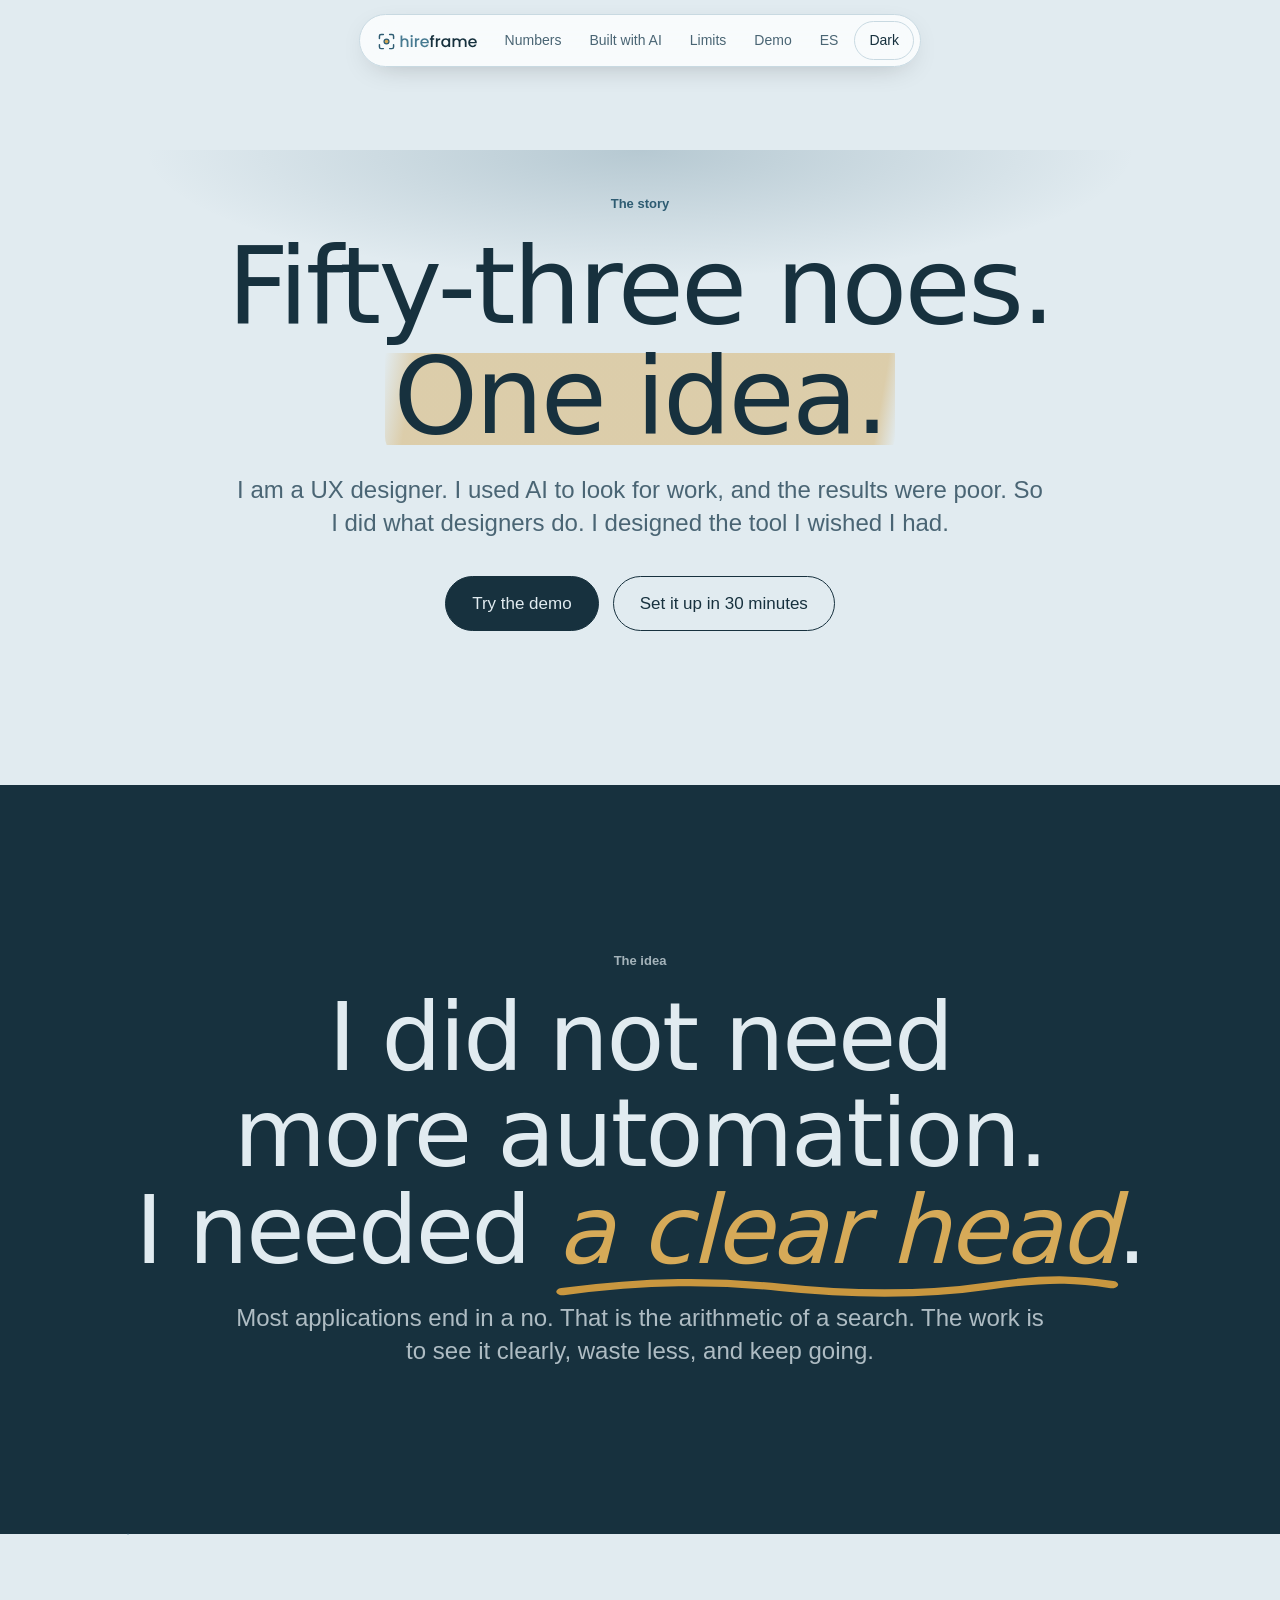
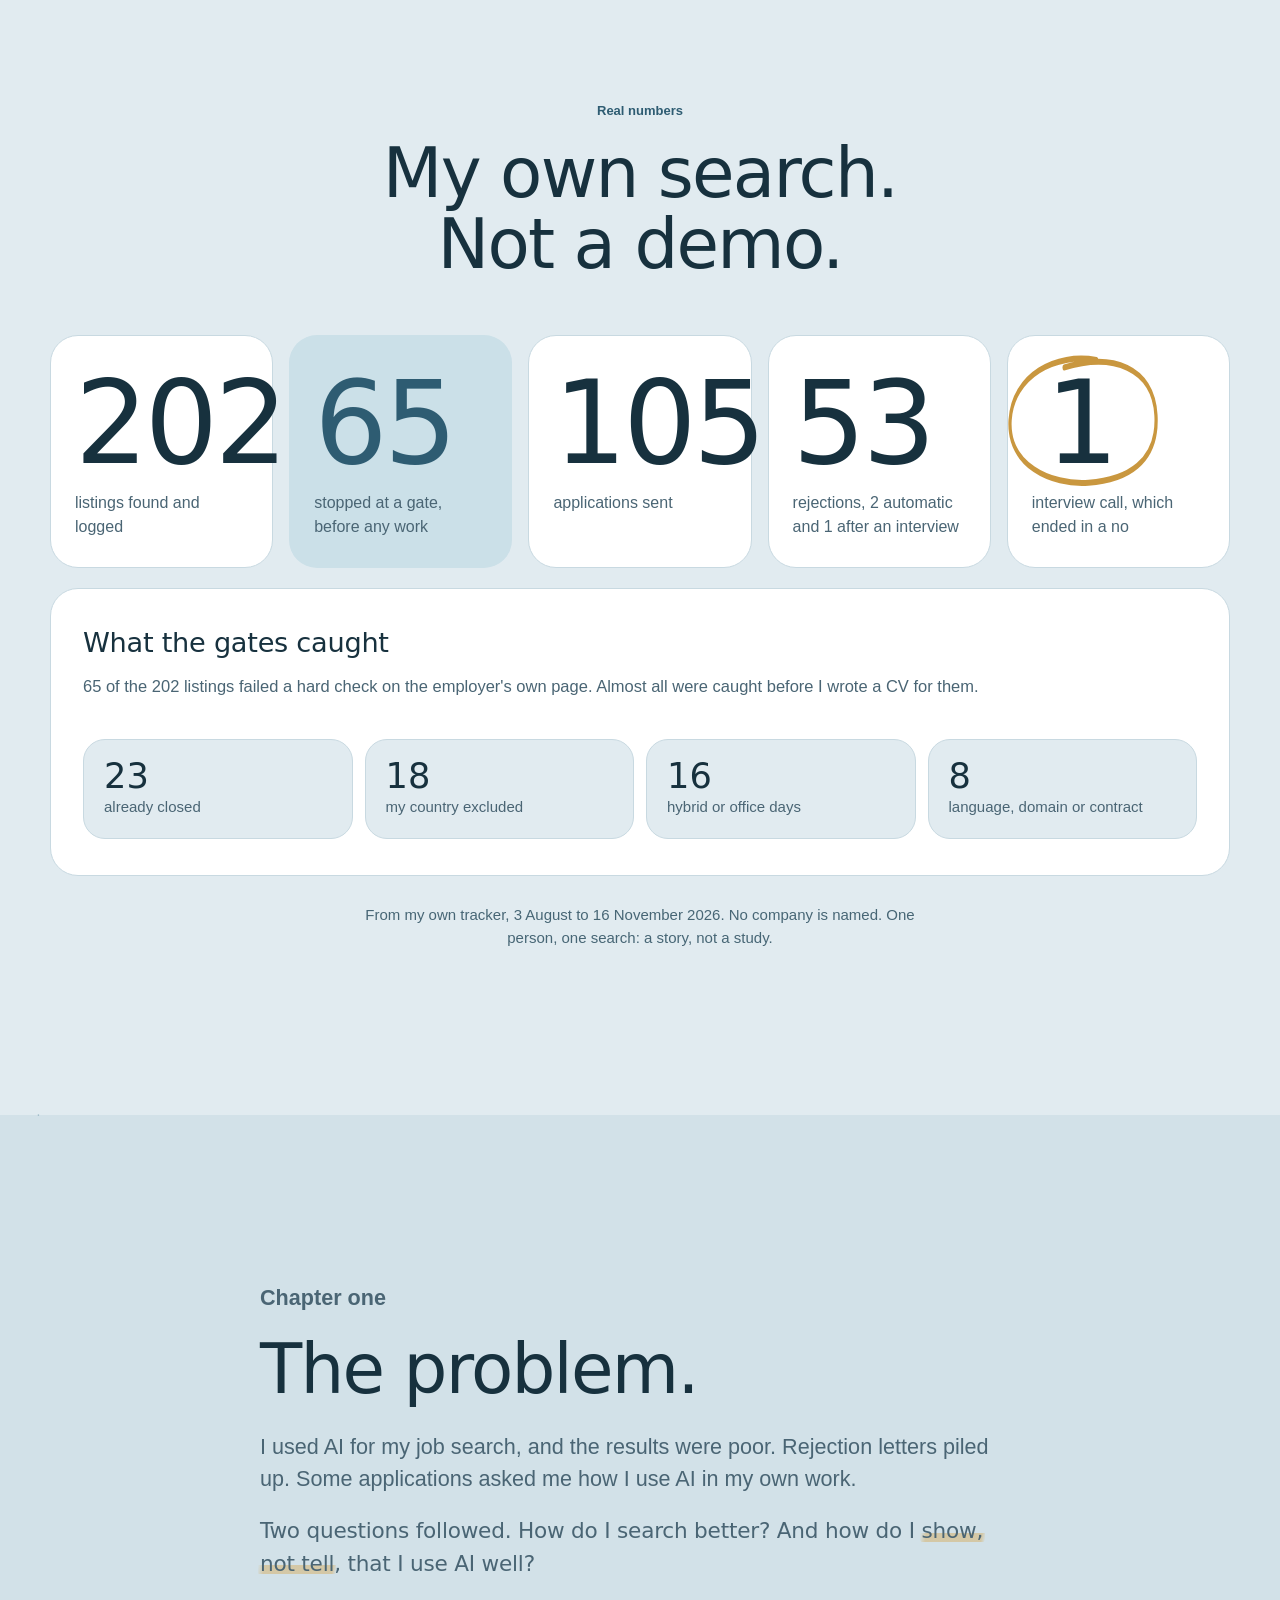
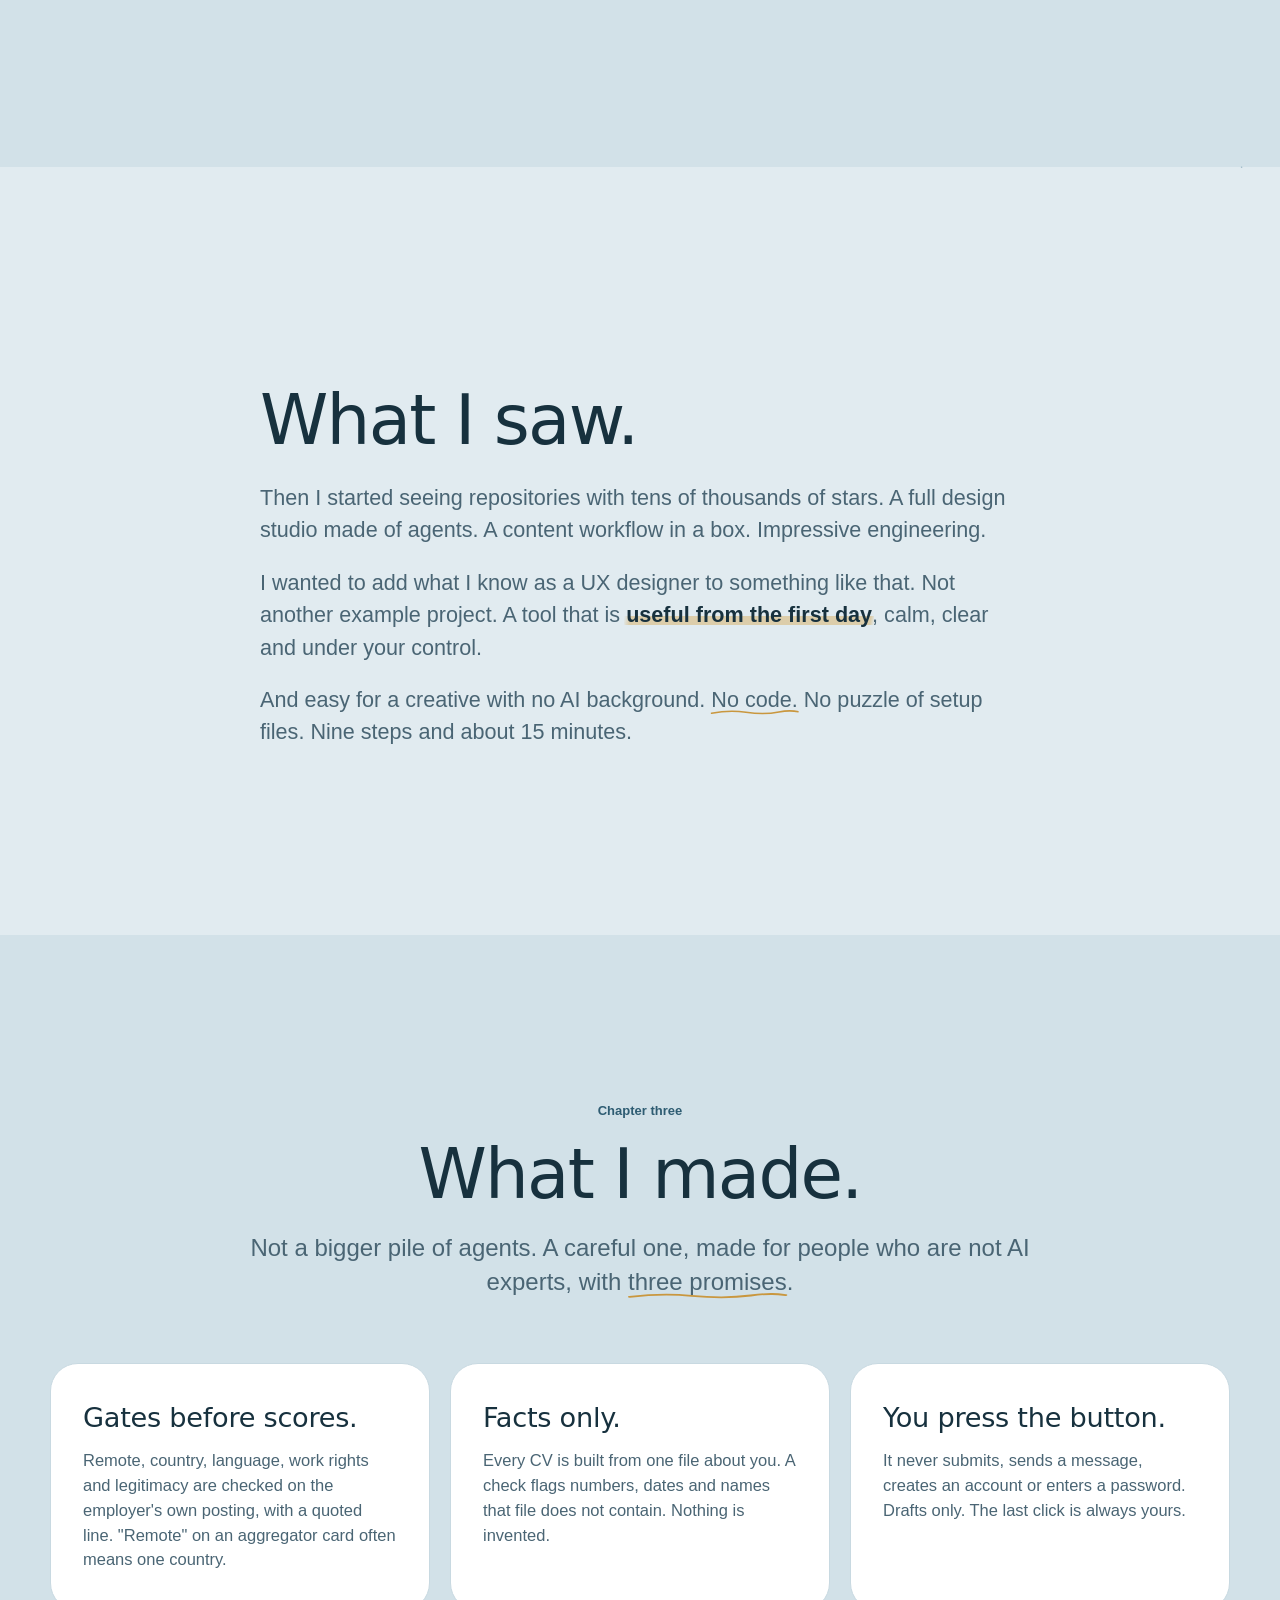
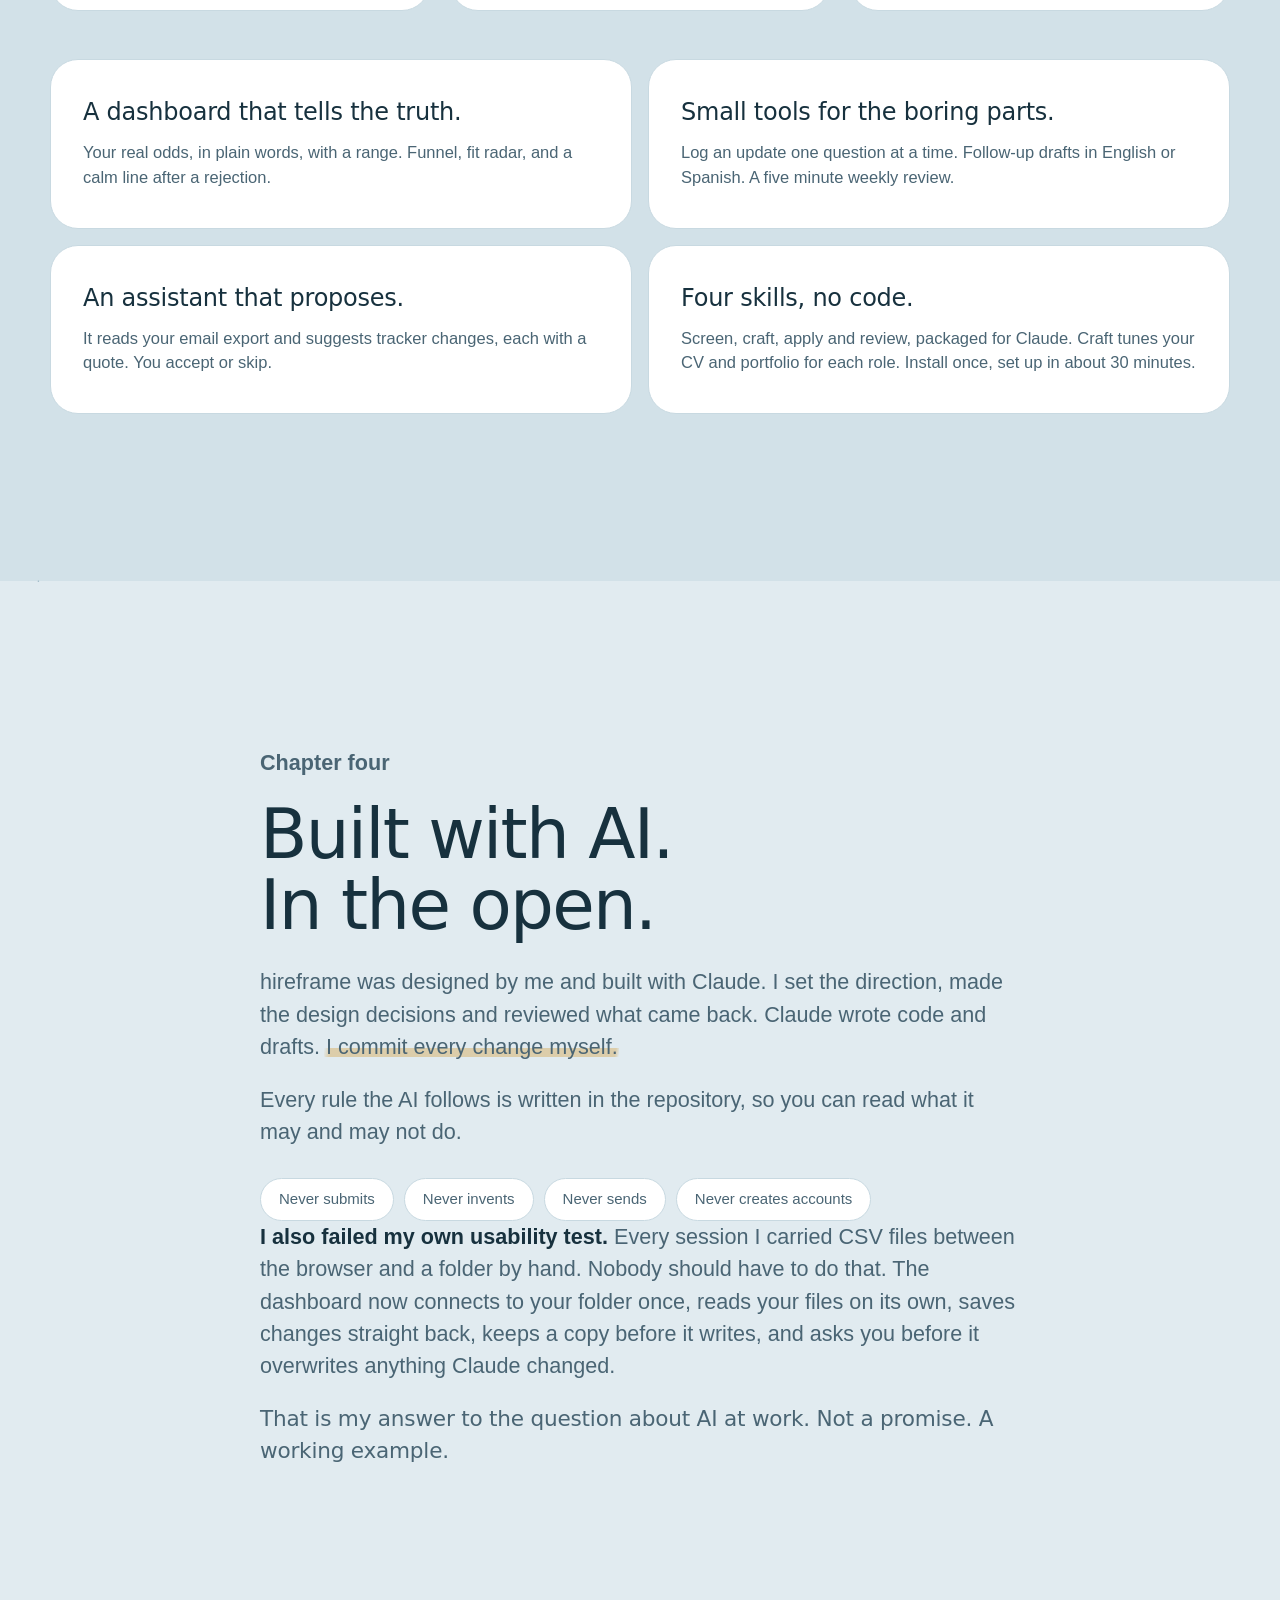
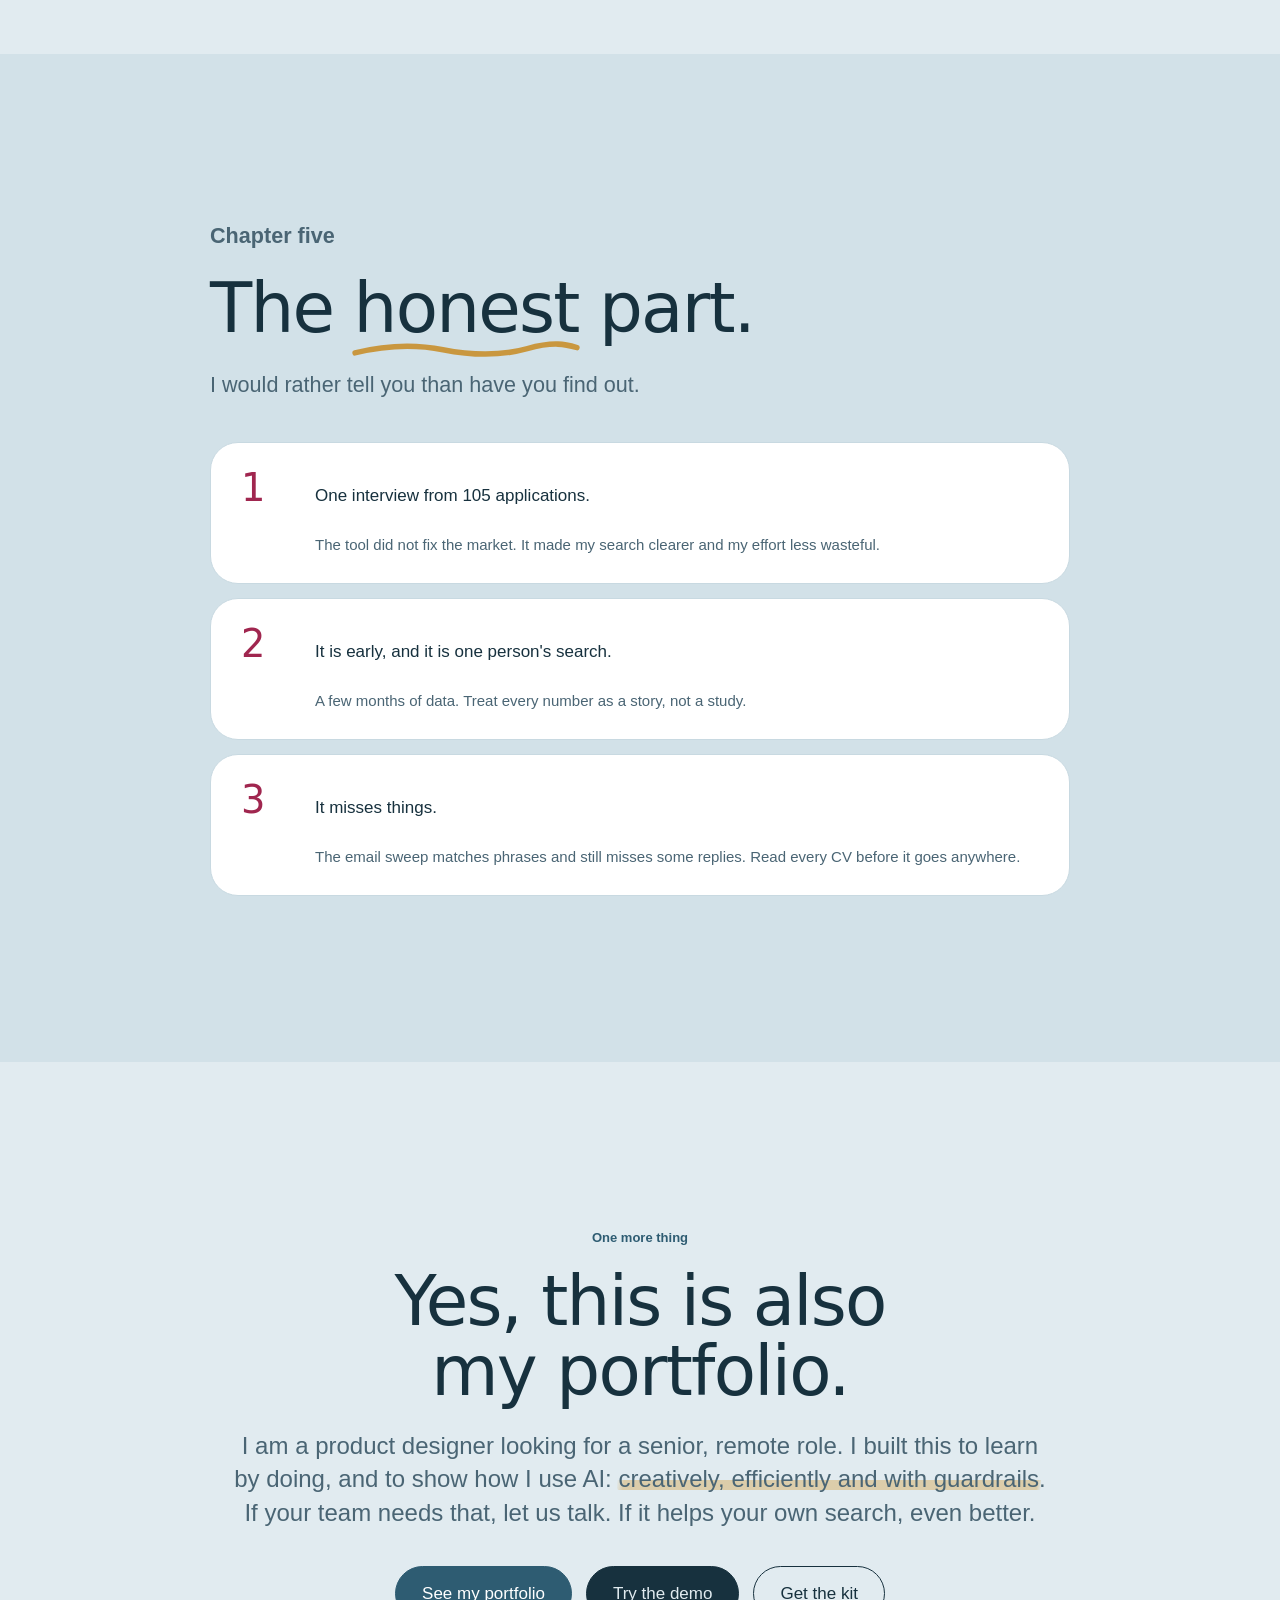
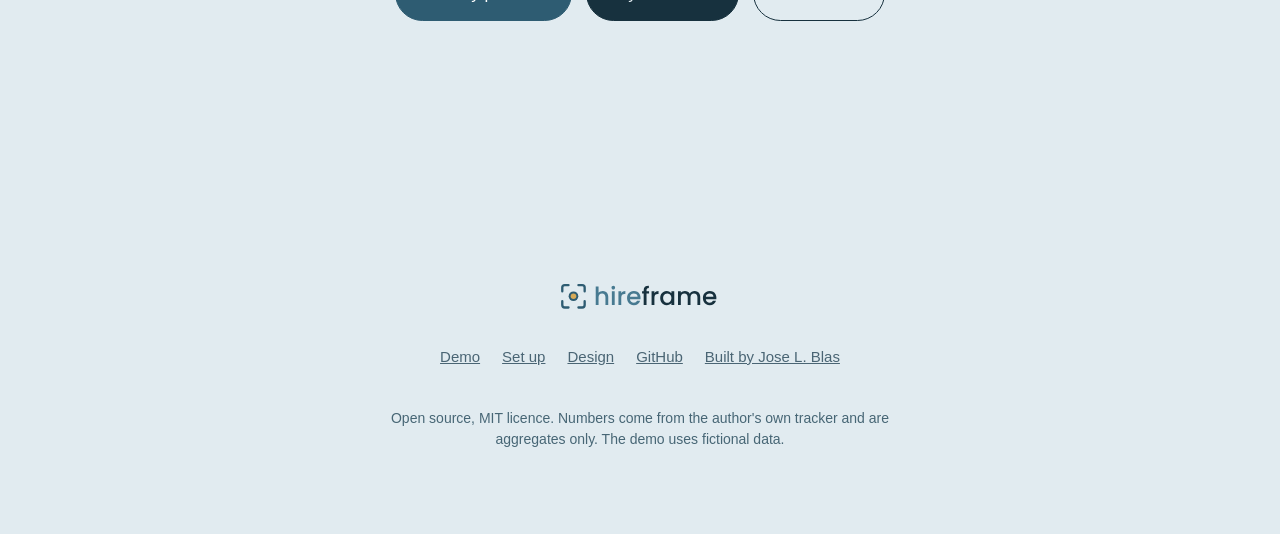
<file: story/index.html>
<!doctype html>
<html lang="en" data-theme="light">
<head>
<meta charset="utf-8">
<link rel="icon" href="../design/brand/assets/favicon.svg" type="image/svg+xml">
<link rel="alternate" hreflang="es" href="es/">
<meta name="viewport" content="width=device-width, initial-scale=1">
<title>The hireframe story: an AI job search kit, designed by a designer</title>
<meta name="description" content="A UX designer used AI to look for work, got 53 rejections, and designed the tool he wished he had. Real numbers, honest limits, open source.">
<meta property="og:type" content="website">
<meta property="og:title" content="The hireframe story: an AI job search kit, designed by a designer">
<meta property="og:description" content="A UX designer used AI to look for work, got 53 rejections, and designed the tool he wished he had. Real numbers, honest limits, open source.">
<meta property="og:image" content="https://joselblas.github.io/hireframe/design/brand/assets/og-card-1200x630.png">
<meta name="twitter:card" content="summary_large_image">
<link rel="stylesheet" href="../design/fx/fx.css">
<style>
:root {
  --surface: #E1EBF0; --raised: #ffffff; --sunken: #D2E1E8;
  --ink: #17313E; --muted: #4A6574; --faint: #476675;
  --line: #C8D9E1; --accent: #2E5C72; --accent-soft: #CBE0E8; --on-accent: #ffffff;
  --closed: #3F5967; --closed-soft: #E9F0F3; --aqua: #477A91;
  --rust: #a0264f; --rust-soft: #ffe4ec; --calm: #1D5F6B; --calm-soft: #D3E8EC;
  --shadow: 0 30px 80px -30px rgba(23,49,62,.32), 0 8px 24px -12px rgba(23,49,62,.16);
  --serif: "Avenir Next", "Century Gothic", Futura, "Trebuchet MS", system-ui, sans-serif;
  --sans: ui-sans-serif, -apple-system, "Segoe UI", "Helvetica Neue", Arial, sans-serif;
  --mono: ui-monospace, "SF Mono", Menlo, Consolas, monospace;
}
:root[data-theme="dark"] {
  --surface: #0F2029; --raised: #16303C; --sunken: #0B171E;
  --ink: #E1EBF0; --muted: #A9BEC8; --faint: #93AAB6;
  --line: #244757; --accent: #D6AA58; --accent-soft: #20404E; --on-accent: #0F2029;
  --closed: #B3C7D1; --closed-soft: #12262F; --aqua: #A9CDD4;
  --rust: #ff9db8; --rust-soft: #3a1b2a; --calm: #A9CDD4; --calm-soft: #14323A;
  --shadow: 0 30px 90px -30px rgba(0,0,0,.9), 0 0 0 1px rgba(255,255,255,.05);
}
* { box-sizing: border-box; }
html { scroll-behavior: smooth; }
body { margin: 0; background: var(--surface); color: var(--ink); font-family: var(--sans); font-size: 18px; line-height: 1.5; -webkit-font-smoothing: antialiased; }
img { max-width: 100%; display: block; }
a { color: inherit; }
.wrap { width: min(1180px, 100% - 48px); margin-inline: auto; }
.narrow { width: min(760px, 100% - 48px); margin-inline: auto; }
.eyebrow { font-size: 13px;   color: var(--accent); margin: 0 0 18px; font-weight: 600; }
.display { font-family: var(--serif); font-weight: 400; letter-spacing: -.025em; line-height: 1.02; margin: 0; text-wrap: balance; }
.h1 { font-size: clamp(3rem, 8.4vw, 7rem); }
.h2 { font-size: clamp(2.2rem, 5.4vw, 4.4rem); }
.h3 { font-size: clamp(1.5rem, 2.6vw, 2.1rem); }
.lede { font-size: clamp(1.15rem, 1.9vw, 1.5rem); color: var(--muted); line-height: 1.4; margin: 22px 0 0; text-wrap: pretty; max-width: 34em; }
.center { text-align: center; } .center .lede { margin-inline: auto; }
section { padding: clamp(80px, 13vw, 170px) 0; }

/* nav */
nav { position: sticky; top: 14px; z-index: 20; display: flex; justify-content: center; padding: 0 16px; pointer-events: none; }
.pill { pointer-events: auto; display: flex; align-items: center; gap: 4px; padding: 6px 6px 6px 18px; border-radius: 999px; background: color-mix(in srgb, var(--raised) 78%, transparent); backdrop-filter: blur(18px) saturate(1.4); -webkit-backdrop-filter: blur(18px) saturate(1.4); border: 1px solid var(--line); box-shadow: 0 8px 30px -14px rgba(0,0,0,.3); font-size: 14px; }
.pill b { font-family: var(--serif); font-weight: 400; font-size: 18px; margin-right: 10px; }
.pill a { text-decoration: none; padding: 8px 12px; border-radius: 999px; color: var(--muted); }
.pill a:hover { color: var(--ink); background: var(--sunken); }
.pill button, .btn { font: inherit; cursor: pointer; border-radius: 999px; border: 1px solid var(--ink); background: var(--ink); color: var(--surface); padding: 8px 16px; text-decoration: none; display: inline-block; }
.pill button { padding: 8px 14px; background: transparent; color: var(--ink); border-color: var(--line); font-size: 14px; }
.btn { padding: 14px 26px; font-size: 17px; }
.btn.ghost { background: transparent; color: var(--ink); border-color: var(--ink); }
.btn.accent { background: var(--accent); border-color: var(--accent); color: var(--on-accent); }
.btn:focus-visible, .pill a:focus-visible, .pill button:focus-visible { outline: 3px solid var(--calm); outline-offset: 3px; }
.cta { display: flex; gap: 14px; justify-content: center; flex-wrap: wrap; margin-top: 36px; }

/* hero */
.hero { padding-top: clamp(70px, 11vw, 150px); padding-bottom: 0; }
.shot { border-radius: 28px; overflow: hidden; box-shadow: var(--shadow); border: 1px solid var(--line); background: var(--raised); }
.shot img { width: 100%; height: auto; }
.hero .shot { margin-top: clamp(48px, 7vw, 90px); transform: translateY(0); }
.glow { position: absolute; inset: -10% 0 auto; height: 70%; z-index: -1; background: radial-gradient(60% 60% at 50% 0%, color-mix(in srgb, var(--accent) 24%, transparent), transparent 70%); pointer-events: none; }
.hero-stage { position: relative; }
.dark-img { display: none; } :root[data-theme="dark"] .dark-img { display: block; } :root[data-theme="dark"] .light-img { display: none; }

/* statement */
.statement { background: var(--ink); color: var(--surface); }
.statement .display { font-size: clamp(2.6rem, 7.4vw, 6rem); }
.statement .display em { color: #D6AA58; }
:root[data-theme="dark"] .statement { background: var(--raised); color: var(--ink); }
.statement p { color: color-mix(in srgb, var(--surface) 70%, transparent); }
:root[data-theme="dark"] .statement p { color: var(--muted); }

/* feature rows */
.feature { display: grid; grid-template-columns: minmax(0, .8fr) minmax(0, 1.2fr); gap: clamp(32px, 6vw, 90px); align-items: center; }
.feature.flip { grid-template-columns: minmax(0, 1.2fr) minmax(0, .8fr); }
.feature.flip .copy { order: 2; }
.feature .lede { max-width: 26em; }
.tag { display: inline-block; font-size: 12px;   padding: 5px 12px; border-radius: 999px; border: 1px solid var(--line); color: var(--muted); margin-left: 10px; vertical-align: middle; font-weight: 500; }
.tag.calm { background: var(--calm-soft); color: var(--calm); border-color: transparent; }
.alt { background: var(--sunken); }

/* trio */
.trio { display: grid; grid-template-columns: repeat(3, minmax(0, 1fr)); gap: 20px; margin-top: 64px; }
.card { background: var(--raised); border: 1px solid var(--line); border-radius: 28px; padding: 34px 32px 38px; }
.card h3 { font-family: var(--serif); font-weight: 400; font-size: 1.7rem; margin: 0 0 10px; letter-spacing: -.01em; }
.card p { margin: 0; color: var(--muted); font-size: 16.5px; }
.big-no { font-weight: 300; font-family: var(--serif); font-size: clamp(4rem, 9vw, 7.5rem); line-height: 1; letter-spacing: -.03em; }

/* design system */
.swatches { display: grid; grid-template-columns: repeat(7, minmax(0, 1fr)); gap: 12px; margin-top: 56px; }
.sw { border-radius: 22px; padding: 16px; min-height: 150px; display: flex; flex-direction: column; justify-content: flex-end; border: 1px solid var(--line); font-size: 13px; line-height: 1.3; }
.sw b { font-weight: 600; display: block; font-size: 14px; }
.sw span { font-family: var(--mono); opacity: .8; }
.sw.a { background: var(--surface); } .sw.b { background: var(--raised); } .sw.c { background: var(--ink); color: var(--surface); border-color: transparent; }
.sw.d { background: var(--accent); color: var(--on-accent); border-color: transparent; } .sw.e { background: var(--closed-soft); color: var(--closed); } .sw.f { background: var(--calm-soft); color: var(--calm); } .sw.g { background: var(--accent-soft); color: var(--accent); }
.ds-grid { display: grid; grid-template-columns: repeat(12, minmax(0, 1fr)); gap: 20px; margin-top: 20px; }
.ds { background: var(--raised); border: 1px solid var(--line); border-radius: 28px; padding: 30px; overflow: hidden; }
.ds .label { font-size: 12px;   color: var(--faint); margin: 0 0 18px; }
.s5 { grid-column: span 5; } .s7 { grid-column: span 7; } .s4 { grid-column: span 4; } .s6 { grid-column: span 6; } .s8 { grid-column: span 8; } .s12 { grid-column: span 12; }
.aa { font-weight: 300; font-family: var(--serif); font-size: clamp(5rem, 12vw, 9rem); line-height: .9; margin: 0; letter-spacing: -.04em; }
.type-row { display: flex; gap: 28px; align-items: baseline; flex-wrap: wrap; margin-top: 14px; }
.type-row div { color: var(--muted); font-size: 14px; }
.radii { display: flex; gap: 16px; align-items: end; flex-wrap: wrap; }
.radii i { display: block; width: 84px; height: 84px; background: var(--accent-soft); border: 1.5px solid var(--accent); }
.radii span { display: block; font-size: 12px; color: var(--muted); margin-top: 8px; text-align: center; font-family: var(--mono); }
.demo-row { display: flex; gap: 10px; flex-wrap: wrap; align-items: center; }
.d-btn { font: inherit; font-size: 15px; padding: 11px 22px; border-radius: 999px; border: 1px solid var(--ink); background: var(--ink); color: var(--surface); }
.d-btn.g { background: transparent; color: var(--ink); } .d-btn.a { background: var(--accent); border-color: var(--accent); color: var(--on-accent); }
.d-tag { font-size: 12px;   padding: 5px 12px; border-radius: 999px; border: 1px solid var(--line); color: var(--muted); }
.d-tag.i { background: var(--accent-soft); color: var(--accent); border-color: transparent; } .d-tag.r { background: var(--closed-soft); color: var(--closed); border-color: transparent; } .d-tag.c { background: var(--calm-soft); color: var(--calm); border-color: transparent; }
.meter-est { font-family: var(--serif); font-size: 2.4rem; letter-spacing: -.02em; margin: 6px 0 12px; }
.track { position: relative; height: 12px; border-radius: 999px; background: var(--sunken); border: 1px solid var(--line); }
.track .fill { position: absolute; top: 0; bottom: 0; left: 10%; width: 52%; border-radius: 999px; background: var(--calm); }
.track .tick { position: absolute; top: -5px; bottom: -5px; width: 2px; left: 28%; background: var(--ink); }
.small { font-size: 14px; color: var(--muted); margin: 12px 0 0; }
.opt { border: 1px solid var(--line); border-radius: 20px; padding: 14px 18px; margin-bottom: 10px; background: var(--surface); }
.opt strong { display: block; font-weight: 600; font-size: 16px; } .opt small { color: var(--muted); font-size: 14px; }
.opt.on { border-color: var(--accent); box-shadow: 0 0 0 1px var(--accent) inset; }
.prog { display: flex; gap: 6px; margin-bottom: 18px; } .prog i { flex: 1; height: 4px; border-radius: 999px; background: var(--line); } .prog i.on { background: var(--accent); }
.steady { background: var(--raised); box-shadow: var(--shadow); border-radius: 22px; padding: 22px 24px; }
.steady .big { font-family: var(--serif); font-size: 1.5rem; line-height: 1.2; margin: 6px 0 10px; }
.steady .wit { font-family: var(--serif);  font-size: 1.15rem; margin: 12px 0 0; }
.steady .k { font-size: 14px; font-weight: 600; color: var(--closed); display: inline-flex; align-items: center; gap: 8px; }
.steady .k::before { content: ""; width: 9px; height: 9px; border-radius: 50%; background: var(--aqua); box-shadow: 0 0 0 4px color-mix(in srgb, var(--aqua) 22%, transparent); }
.principles { list-style: none; padding: 0; margin: 0; display: grid; gap: 14px; }
.principles li { display: grid; grid-template-columns: 28px 1fr; gap: 10px; font-size: 16.5px; color: var(--muted); }
.principles li b { color: var(--ink); font-weight: 600; }
.principles li::before { content: ""; width: 10px; height: 10px; border-radius: 50%; background: var(--accent); margin-top: 8px; }

/* voice */
.voice { display: grid; gap: 14px; margin-top: 56px; }
.vrow { display: grid; grid-template-columns: 1fr 1fr; gap: 14px; }
.v { background: var(--raised); border: 1px solid var(--line); border-radius: 28px; padding: 30px 32px; }
.v .k { font-size: 12px;   color: var(--faint); margin: 0 0 10px; }
.v.no p { font-family: var(--serif); font-size: clamp(1.4rem, 2.4vw, 2rem); margin: 0; color: var(--faint); text-decoration: line-through; text-decoration-thickness: 1px; }
.v.yes { background: var(--calm-soft); border-color: transparent; }
.v.yes .k { color: var(--calm); }
.v.yes p { font-family: var(--serif); font-size: clamp(1.4rem, 2.4vw, 2rem); margin: 0; }
.v.yes p + p { font-size: 1.05rem;  margin-top: 8px; color: var(--muted); font-family: var(--serif); }
.rules { display: flex; flex-wrap: wrap; gap: 10px; justify-content: center; margin-top: 44px; }
.rules span { border: 1px solid var(--line); border-radius: 999px; padding: 9px 18px; font-size: 15px; color: var(--muted); background: var(--raised); }

/* roadmap */
.road { display: grid; grid-template-columns: repeat(3, minmax(0, 1fr)); gap: 20px; margin-top: 56px; }
.road .card ul { list-style: none; margin: 18px 0 0; padding: 0; display: grid; gap: 10px; font-size: 16px; }
.road .card li { padding-top: 10px; border-top: 1px solid var(--line); }
.road .card li small { display: block; color: var(--muted); font-size: 14px; }
.road .now { border-color: var(--accent); }

footer { padding: 90px 0 70px; }
footer .links { display: flex; gap: 22px; justify-content: center; flex-wrap: wrap; margin-top: 30px; font-size: 15px; }
footer .links a { color: var(--muted); }
footer .fine { color: var(--faint); font-size: 14px; text-align: center; margin-top: 40px; max-width: 40em; margin-inline: auto; }

/* reveal */
.js .rv { opacity: 0; transform: translateY(26px); transition: opacity .9s cubic-bezier(.2,.7,.2,1), transform .9s cubic-bezier(.2,.7,.2,1); }
.js .rv.in { opacity: 1; transform: none; }
@media (prefers-reduced-motion: reduce) { html { scroll-behavior: auto; } .js .rv { opacity: 1; transform: none; transition: none; } }

@media (max-width: 980px) {
  .feature, .feature.flip { grid-template-columns: 1fr; } .feature.flip .copy { order: 0; }
  .trio, .road { grid-template-columns: 1fr; }
  .swatches { grid-template-columns: repeat(4, minmax(0, 1fr)); }
  .s5, .s7, .s4, .s6, .s8 { grid-column: span 12; }
  .vrow { grid-template-columns: 1fr; }
  .pill a.hide-s { display: none; }
}
@media (max-width: 560px) { body { font-size: 17px; } .swatches { grid-template-columns: repeat(2, minmax(0, 1fr)); } .pill a { padding: 8px 8px; } .shot { border-radius: 18px; } }
.nums { display: grid; grid-template-columns: repeat(5, minmax(0, 1fr)); gap: 16px; margin-top: 56px; }
.num-card { background: var(--raised); border: 1px solid var(--line); border-radius: 28px; padding: 30px 24px 28px; text-align: left; }
.num-card .big-no { font-weight: 300; display: block; }
.num-card.hl { background: var(--accent-soft); border-color: transparent; } .num-card.hl .big-no { font-weight: 300; color: var(--accent); }
.num-card p { margin: 10px 0 0; color: var(--muted); font-size: 16px; }
.note { text-align: center; color: var(--faint); font-size: 15px; margin: 28px auto 0; max-width: 40em; }
.break { display: grid; grid-template-columns: repeat(4, minmax(0, 1fr)); gap: 12px; margin-top: 40px; }
.break div { background: var(--surface); border: 1px solid var(--line); border-radius: 22px; padding: 18px 20px; } .break b { display: block; font-family: var(--serif); font-weight: 400; font-size: 2.2rem; line-height: 1; } .break span { color: var(--muted); font-size: 15px; }
.chap { max-width: 760px; margin-inline: auto; }
.chap .display { margin-bottom: 26px; }
.chap p { font-size: clamp(1.15rem, 1.7vw, 1.35rem); color: var(--muted); line-height: 1.5; margin: 0 0 20px; text-wrap: pretty; }
.chap p strong { color: var(--ink); font-weight: 600; }
.pull { font-family: var(--serif); font-size: clamp(1.6rem, 3.4vw, 2.6rem); line-height: 1.15; color: var(--ink); margin: 34px 0; letter-spacing: -.01em; }
.feat { display: grid; grid-template-columns: repeat(2, minmax(0, 1fr)); gap: 16px; margin-top: 48px; }
.feat .card h3 { font-size: 1.5rem; }
.limits { display: grid; gap: 14px; margin-top: 40px; }
.limits .card { padding: 26px 30px; display: grid; grid-template-columns: 56px 1fr; gap: 6px 18px; align-items: baseline; }
.limits .n { font-family: var(--serif); font-size: 2.4rem; line-height: 1; color: var(--rust); }
.limits p { color: var(--ink); font-size: 17px; }
.limits small { grid-column: 2; color: var(--muted); font-size: 15px; }
.rules.left { justify-content: flex-start; margin-top: 30px; }
@media (max-width: 980px) { .nums { grid-template-columns: repeat(2, minmax(0, 1fr)); } .break { grid-template-columns: repeat(2, minmax(0, 1fr)); } .feat { grid-template-columns: 1fr; } .pill a.hide-s { display: none; } }
@media (max-width: 560px) { .nums, .break { grid-template-columns: 1fr; } .limits .card { grid-template-columns: 1fr; } .limits small { grid-column: 1; } }

.skip { position: absolute; left: 16px; top: -64px; z-index: 100; padding: 12px 18px; border-radius: 12px; background: var(--ink); color: var(--surface); font: 600 1rem var(--sans); text-decoration: none; }
.skip:focus { top: 16px; outline: 3px solid var(--calm); outline-offset: 3px; }
main:focus { outline: none; }

/* hireframe wordmark: colours come from tokens, so it follows the theme */
:root { --gold: #D6AA58; --wm-ai: #477A91; --wm-disc: #477A91; }
:root[data-theme="dark"] { --wm-ai: #D6AA58; --wm-disc: #A9CDD4; }
.wm { display: inline-block; height: 30px; width: auto; vertical-align: middle; }
.wm .i { fill: var(--ink); } .wm .a { fill: var(--wm-ai); } .wm .o { fill: var(--gold); }
/* Hireframe mark: corner brackets and a gold core in a deep steel ring (light); no ring on dark */
.wm .f { fill: none; stroke: #2E5C72; stroke-width: 7.5; stroke-linecap: round; stroke-linejoin: round; } .wm .r { fill: #2E5C72; }
:root[data-theme="dark"] .wm .f { stroke: var(--wm-disc); } :root[data-theme="dark"] .wm .r { fill: none; } :root[data-theme="dark"] .wm .o { r: 11.5px; }
.pill .wm { height: 24px; } .center .wm { height: 38px; }
</style>
</head>
<body>
<a class="skip" href="#main">Skip to content</a>
<nav aria-label="Page"><div class="pill"><b><svg class="wm" viewBox="0 0 461 110" role="img" aria-label="hireframe"><g transform="translate(-6 7.91) scale(0.9)"><path class="f" d="M14 34V22a8 8 0 0 1 8-8h12M66 14h12a8 8 0 0 1 8 8v12M86 66v12a8 8 0 0 1-8 8H66M34 86H22a8 8 0 0 1-8-8V66"/><circle class="r" cx="50" cy="50" r="15.5"/><circle class="o" cx="50" cy="50" r="9.0"/></g><path class="i" d="M257.84 45.02H250.5V78H242.22V45.02H237.54V38.33H242.22V35.52Q242.22 28.68 245.85 25.55Q249.49 22.42 257.26 22.42V29.26Q253.52 29.26 252.01 30.66Q250.5 32.06 250.5 35.52V38.33H257.84Z M285.2 37.68V46.18H283.11Q278.29 46.18 275.8 48.62Q273.32 51.07 273.32 57.12V78H265.11V38.33H273.32V44.09Q275.12 41.06 278.11 39.37Q281.1 37.68 285.2 37.68Z M308.74 37.68Q313.42 37.68 316.92 39.52Q320.41 41.35 322.5 44.09V38.33H330.78V78H322.5V72.1Q320.41 74.9 316.81 76.78Q313.21 78.65 308.6 78.65Q303.49 78.65 299.24 76.02Q294.99 73.39 292.51 68.68Q290.02 63.96 290.02 57.98Q290.02 52.01 292.51 47.4Q294.99 42.79 299.28 40.24Q303.56 37.68 308.74 37.68ZM310.47 44.81Q307.3 44.81 304.57 46.36Q301.83 47.9 300.14 50.89Q298.45 53.88 298.45 57.98Q298.45 62.09 300.14 65.18Q301.83 68.28 304.6 69.9Q307.38 71.52 310.47 71.52Q313.64 71.52 316.38 69.94Q319.11 68.35 320.8 65.29Q322.5 62.23 322.5 58.13Q322.5 54.02 320.8 51Q319.11 47.98 316.38 46.39Q313.64 44.81 310.47 44.81Z M405.94 54.6V78H397.81V55.82Q397.81 50.5 395.14 47.65Q392.48 44.81 387.87 44.81Q383.26 44.81 380.56 47.65Q377.86 50.5 377.86 55.82V78H369.73V55.82Q369.73 50.5 367.06 47.65Q364.4 44.81 359.79 44.81Q355.18 44.81 352.48 47.65Q349.78 50.5 349.78 55.82V78H341.58V38.33H349.78V42.86Q351.8 40.42 354.9 39.05Q357.99 37.68 361.52 37.68Q366.27 37.68 370.02 39.7Q373.76 41.71 375.78 45.53Q377.58 41.93 381.39 39.8Q385.21 37.68 389.6 37.68Q394.28 37.68 397.99 39.62Q401.7 41.57 403.82 45.38Q405.94 49.2 405.94 54.6Z M452.46 61.22H422.14Q422.5 65.98 425.67 68.86Q428.84 71.74 433.45 71.74Q440.07 71.74 442.81 66.19H451.66Q449.86 71.66 445.15 75.16Q440.43 78.65 433.45 78.65Q427.76 78.65 423.26 76.09Q418.76 73.54 416.2 68.89Q413.65 64.25 413.65 58.13Q413.65 52.01 416.13 47.36Q418.62 42.72 423.12 40.2Q427.62 37.68 433.45 37.68Q439.06 37.68 443.46 40.13Q447.85 42.58 450.3 47Q452.74 51.43 452.74 57.19Q452.74 59.42 452.46 61.22ZM444.18 54.6Q444.1 50.06 440.94 47.33Q437.77 44.59 433.09 44.59Q428.84 44.59 425.82 47.29Q422.79 49.99 422.22 54.6Z"/><path class="a" d="M139.69 54.6V78H131.55V55.82Q131.55 50.5 128.89 47.65Q126.22 44.81 121.62 44.81Q117.01 44.81 114.31 47.65Q111.61 50.5 111.61 55.82V78H103.4V24.72H111.61V42.94Q113.7 40.42 116.9 39.05Q120.1 37.68 123.92 37.68Q128.46 37.68 132.02 39.62Q135.58 41.57 137.64 45.38Q139.69 49.2 139.69 54.6Z M149.05 27.82Q149.05 25.58 150.56 24.07Q152.07 22.56 154.3 22.56Q156.46 22.56 157.98 24.07Q159.49 25.58 159.49 27.82Q159.49 30.05 157.98 31.56Q156.46 33.07 154.3 33.07Q152.07 33.07 150.56 31.56Q149.05 30.05 149.05 27.82ZM158.34 38.33V78H150.13V38.33Z M189.22 37.68V46.18H187.14Q182.31 46.18 179.83 48.62Q177.34 51.07 177.34 57.12V78H169.14V38.33H177.34V44.09Q179.14 41.06 182.13 39.37Q185.12 37.68 189.22 37.68Z M232.86 61.22H202.54Q202.9 65.98 206.07 68.86Q209.24 71.74 213.85 71.74Q220.47 71.74 223.21 66.19H232.06Q230.26 71.66 225.55 75.16Q220.83 78.65 213.85 78.65Q208.16 78.65 203.66 76.09Q199.16 73.54 196.6 68.89Q194.05 64.25 194.05 58.13Q194.05 52.01 196.53 47.36Q199.02 42.72 203.52 40.2Q208.02 37.68 213.85 37.68Q219.46 37.68 223.86 40.13Q228.25 42.58 230.7 47Q233.14 51.43 233.14 57.19Q233.14 59.42 232.86 61.22ZM224.58 54.6Q224.5 50.06 221.34 47.33Q218.17 44.59 213.49 44.59Q209.24 44.59 206.22 47.29Q203.19 49.99 202.62 54.6Z"/></svg></b><a class="hide-s" href="#numbers">Numbers</a><a class="hide-s" href="#built">Built with AI</a><a class="hide-s" href="#limits">Limits</a><a href="../app/">Demo</a><a href="es/">ES</a><button type="button" id="theme" aria-pressed="false">Dark</button></div></nav>

<main id="main" tabindex="-1">
<header class="hero"><div class="wrap center hero-stage"><div class="glow" aria-hidden="true"></div>
<p class="eyebrow rv">The story</p>
<h1 class="display h1 rv">Fifty-three noes.<br><span class="fx-mark fx-full">One idea.</span></h1>
<p class="lede rv">I am a UX designer. I used AI to look for work, and the results were poor. So I did what designers do. I designed the tool I wished I had.</p>
<div class="cta rv"><a class="btn" href="../app/">Try the demo</a><a class="btn ghost" href="../setup/">Set it up in 30 minutes</a></div>
</div></header>

<section class="statement" style="margin-top: clamp(80px, 12vw, 160px)"><div class="wrap center">
<p class="eyebrow rv">The idea</p>
<h2 class="display rv">I did not need more automation.<br>I needed <em class="fx-line">a clear head</em>.</h2>
<p class="lede rv" style="color:inherit;opacity:.75">Most applications end in a no. That is the arithmetic of a search. The work is to see it clearly, waste less, and keep going.</p>
</div></section>

<section id="numbers" data-thread="weave"><div class="wrap"><div class="center"><p class="eyebrow rv">Real numbers</p><h2 class="display h2 rv">My own search.<br>Not a demo.</h2></div>
<div class="nums">
<div class="num-card rv"><span class="big-no" data-count>202</span><p>listings found and logged</p></div>
<div class="num-card hl rv"><span class="big-no" data-count>65</span><p>stopped at a gate, before any work</p></div>
<div class="num-card rv"><span class="big-no" data-count>105</span><p>applications sent</p></div>
<div class="num-card rv"><span class="big-no" data-count>53</span><p>rejections, 2 automatic and 1 after an interview</p></div>
<div class="num-card rv"><span class="big-no"><span class="fx-ring">1</span></span><p>interview call, which ended in a no</p></div>
</div>
<div class="card rv" style="margin-top:20px;padding:34px 32px 36px"><h3>What the gates caught</h3><p>65 of the 202 listings failed a hard check on the employer's own page. Almost all were caught before I wrote a CV for them.</p>
<div class="break"><div><b>23</b><span>already closed</span></div><div><b>18</b><span>my country excluded</span></div><div><b>16</b><span>hybrid or office days</span></div><div><b>8</b><span>language, domain or contract</span></div></div></div>
<p class="note rv">From my own tracker, 3 August to 16 November 2026. No company is named. One person, one search: a story, not a study.</p>
</div></section>

<section class="alt" data-thread="left"><div class="wrap"><div class="chap">
<p class="eyebrow rv">Chapter one</p><h2 class="display h2 rv">The problem.</h2>
<p class="rv">I used AI for my job search, and the results were poor. Rejection letters piled up. Some applications asked me how I use AI in my own work.</p>
<p class="pull rv">Two questions followed. How do I search better? And how do I <span class="fx-mark">show, not tell</span>, that I use AI well?</p>
</div></div></section>

<section data-thread="right"><div class="wrap"><div class="chap">
<p class="eyebrow rv">Chapter two</p><h2 class="display h2 rv">What I saw.</h2>
<p class="rv">Then I started seeing repositories with tens of thousands of stars. A full design studio made of agents. A content workflow in a box. Impressive engineering.</p>
<p class="rv">I wanted to add what I know as a UX designer to something like that. Not another example project. A tool that is <strong class="fx-mark">useful from the first day</strong>, calm, clear and under your control.</p>
<p class="rv">And easy for a creative with no AI background. <span class="fx-line">No code.</span> No puzzle of setup files. Nine steps and about 15 minutes.</p>
</div></div></section>

<section class="alt"><div class="wrap"><div class="center"><p class="eyebrow rv">Chapter three</p><h2 class="display h2 rv">What I made.</h2><p class="lede rv">Not a bigger pile of agents. A careful one, made for people who are not AI experts, with <span class="fx-line">three promises</span>.</p></div>
<div class="trio">
<div class="card rv"><h3>Gates before scores.</h3><p>Remote, country, language, work rights and legitimacy are checked on the employer's own posting, with a quoted line. "Remote" on an aggregator card often means one country.</p></div>
<div class="card rv"><h3>Facts only.</h3><p>Every CV is built from one file about you. A check flags numbers, dates and names that file does not contain. Nothing is invented.</p></div>
<div class="card rv"><h3>You press the button.</h3><p>It never submits, sends a message, creates an account or enters a password. Drafts only. The last click is always yours.</p></div>
</div>
<div class="feat">
<div class="card rv"><h3>A dashboard that tells the truth.</h3><p>Your real odds, in plain words, with a range. Funnel, fit radar, and a calm line after a rejection.</p></div>
<div class="card rv"><h3>Small tools for the boring parts.</h3><p>Log an update one question at a time. Follow-up drafts in English or Spanish. A five minute weekly review.</p></div>
<div class="card rv"><h3>An assistant that proposes.</h3><p>It reads your email export and suggests tracker changes, each with a quote. You accept or skip.</p></div>
<div class="card rv"><h3>Four skills, no code.</h3><p>Screen, craft, apply and review, packaged for Claude. Craft tunes your CV and portfolio for each role. Install once, set up in about 30 minutes.</p></div>
</div></div></section>

<section id="built" data-thread="left"><div class="wrap"><div class="chap">
<p class="eyebrow rv">Chapter four</p><h2 class="display h2 rv">Built with AI.<br>In the open.</h2>
<p class="rv">hireframe was designed by me and built with Claude. I set the direction, made the design decisions and reviewed what came back. Claude wrote code and drafts. <span class="fx-mark">I commit every change myself.</span></p>
<p class="rv">Every rule the AI follows is written in the repository, so you can read what it may and may not do.</p>
<div class="rules left rv"><span>Never submits</span><span>Never invents</span><span>Never sends</span><span>Never creates accounts</span></div>
<p class="rv"><strong>I also failed my own usability test.</strong> Every session I carried CSV files between the browser and a folder by hand. Nobody should have to do that. The dashboard now connects to your folder once, reads your files on its own, saves changes straight back, keeps a copy before it writes, and asks you before it overwrites anything Claude changed.</p>
<p class="pull rv">That is my answer to the question about AI at work. Not a promise. <span class="fx-mark">A working example.</span></p>
</div></div></section>

<section id="limits" class="alt" data-thread="weave"><div class="wrap"><div class="chap" style="max-width:860px">
<p class="eyebrow rv">Chapter five</p><h2 class="display h2 rv">The <span class="fx-line">honest</span> part.</h2>
<p class="rv">I would rather tell you than have you find out.</p>
<div class="limits">
<div class="card rv"><span class="n">1</span><p>One interview from 105 applications.</p><small>The tool did not fix the market. It made my search clearer and my effort less wasteful.</small></div>
<div class="card rv"><span class="n">2</span><p>It is early, and it is one person's search.</p><small>A few months of data. Treat every number as a story, not a study.</small></div>
<div class="card rv"><span class="n">3</span><p>It misses things.</p><small>The email sweep matches phrases and still misses some replies. Read every CV before it goes anywhere.</small></div>
</div></div></div></section>

<section><div class="wrap center"><p class="eyebrow rv">One more thing</p>
<h2 class="display h2 rv">Yes, this is also<br>my portfolio.</h2>
<p class="lede rv">I am a product designer looking for a senior, remote role. I built this to learn by doing, and to show how I use AI: <span class="fx-mark">creatively, efficiently and with guardrails</span>. If your team needs that, let us talk. If it helps your own search, even better.</p>
<div class="cta rv"><a class="btn accent" href="https://joselblas.com">See my portfolio</a><a class="btn" href="../app/">Try the demo</a><a class="btn ghost" href="https://github.com/joselblas/hireframe">Get the kit</a></div>
</div></section>

</main>
<footer><div class="wrap"><p class="center" style="margin:0;font-family:var(--serif);font-size:1.5rem"><svg class="wm" viewBox="0 0 461 110" role="img" aria-label="hireframe"><g transform="translate(-6 7.91) scale(0.9)"><path class="f" d="M14 34V22a8 8 0 0 1 8-8h12M66 14h12a8 8 0 0 1 8 8v12M86 66v12a8 8 0 0 1-8 8H66M34 86H22a8 8 0 0 1-8-8V66"/><circle class="r" cx="50" cy="50" r="15.5"/><circle class="o" cx="50" cy="50" r="9.0"/></g><path class="i" d="M257.84 45.02H250.5V78H242.22V45.02H237.54V38.33H242.22V35.52Q242.22 28.68 245.85 25.55Q249.49 22.42 257.26 22.42V29.26Q253.52 29.26 252.01 30.66Q250.5 32.06 250.5 35.52V38.33H257.84Z M285.2 37.68V46.18H283.11Q278.29 46.18 275.8 48.62Q273.32 51.07 273.32 57.12V78H265.11V38.33H273.32V44.09Q275.12 41.06 278.11 39.37Q281.1 37.68 285.2 37.68Z M308.74 37.68Q313.42 37.68 316.92 39.52Q320.41 41.35 322.5 44.09V38.33H330.78V78H322.5V72.1Q320.41 74.9 316.81 76.78Q313.21 78.65 308.6 78.65Q303.49 78.65 299.24 76.02Q294.99 73.39 292.51 68.68Q290.02 63.96 290.02 57.98Q290.02 52.01 292.51 47.4Q294.99 42.79 299.28 40.24Q303.56 37.68 308.74 37.68ZM310.47 44.81Q307.3 44.81 304.57 46.36Q301.83 47.9 300.14 50.89Q298.45 53.88 298.45 57.98Q298.45 62.09 300.14 65.18Q301.83 68.28 304.6 69.9Q307.38 71.52 310.47 71.52Q313.64 71.52 316.38 69.94Q319.11 68.35 320.8 65.29Q322.5 62.23 322.5 58.13Q322.5 54.02 320.8 51Q319.11 47.98 316.38 46.39Q313.64 44.81 310.47 44.81Z M405.94 54.6V78H397.81V55.82Q397.81 50.5 395.14 47.65Q392.48 44.81 387.87 44.81Q383.26 44.81 380.56 47.65Q377.86 50.5 377.86 55.82V78H369.73V55.82Q369.73 50.5 367.06 47.65Q364.4 44.81 359.79 44.81Q355.18 44.81 352.48 47.65Q349.78 50.5 349.78 55.82V78H341.58V38.33H349.78V42.86Q351.8 40.42 354.9 39.05Q357.99 37.68 361.52 37.68Q366.27 37.68 370.02 39.7Q373.76 41.71 375.78 45.53Q377.58 41.93 381.39 39.8Q385.21 37.68 389.6 37.68Q394.28 37.68 397.99 39.62Q401.7 41.57 403.82 45.38Q405.94 49.2 405.94 54.6Z M452.46 61.22H422.14Q422.5 65.98 425.67 68.86Q428.84 71.74 433.45 71.74Q440.07 71.74 442.81 66.19H451.66Q449.86 71.66 445.15 75.16Q440.43 78.65 433.45 78.65Q427.76 78.65 423.26 76.09Q418.76 73.54 416.2 68.89Q413.65 64.25 413.65 58.13Q413.65 52.01 416.13 47.36Q418.62 42.72 423.12 40.2Q427.62 37.68 433.45 37.68Q439.06 37.68 443.46 40.13Q447.85 42.58 450.3 47Q452.74 51.43 452.74 57.19Q452.74 59.42 452.46 61.22ZM444.18 54.6Q444.1 50.06 440.94 47.33Q437.77 44.59 433.09 44.59Q428.84 44.59 425.82 47.29Q422.79 49.99 422.22 54.6Z"/><path class="a" d="M139.69 54.6V78H131.55V55.82Q131.55 50.5 128.89 47.65Q126.22 44.81 121.62 44.81Q117.01 44.81 114.31 47.65Q111.61 50.5 111.61 55.82V78H103.4V24.72H111.61V42.94Q113.7 40.42 116.9 39.05Q120.1 37.68 123.92 37.68Q128.46 37.68 132.02 39.62Q135.58 41.57 137.64 45.38Q139.69 49.2 139.69 54.6Z M149.05 27.82Q149.05 25.58 150.56 24.07Q152.07 22.56 154.3 22.56Q156.46 22.56 157.98 24.07Q159.49 25.58 159.49 27.82Q159.49 30.05 157.98 31.56Q156.46 33.07 154.3 33.07Q152.07 33.07 150.56 31.56Q149.05 30.05 149.05 27.82ZM158.34 38.33V78H150.13V38.33Z M189.22 37.68V46.18H187.14Q182.31 46.18 179.83 48.62Q177.34 51.07 177.34 57.12V78H169.14V38.33H177.34V44.09Q179.14 41.06 182.13 39.37Q185.12 37.68 189.22 37.68Z M232.86 61.22H202.54Q202.9 65.98 206.07 68.86Q209.24 71.74 213.85 71.74Q220.47 71.74 223.21 66.19H232.06Q230.26 71.66 225.55 75.16Q220.83 78.65 213.85 78.65Q208.16 78.65 203.66 76.09Q199.16 73.54 196.6 68.89Q194.05 64.25 194.05 58.13Q194.05 52.01 196.53 47.36Q199.02 42.72 203.52 40.2Q208.02 37.68 213.85 37.68Q219.46 37.68 223.86 40.13Q228.25 42.58 230.7 47Q233.14 51.43 233.14 57.19Q233.14 59.42 232.86 61.22ZM224.58 54.6Q224.5 50.06 221.34 47.33Q218.17 44.59 213.49 44.59Q209.24 44.59 206.22 47.29Q203.19 49.99 202.62 54.6Z"/></svg></p>
<div class="links"><a href="../app/">Demo</a><a href="../setup/">Set up</a><a href="../design/">Design</a><a href="https://github.com/joselblas/hireframe">GitHub</a><a href="https://joselblas.com">Built by Jose L. Blas</a></div>
<p class="fine">Open source, MIT licence. Numbers come from the author's own tracker and are aggregates only. The demo uses fictional data.</p></div></footer>
<script>
(function () {
  var root = document.documentElement, btn = document.getElementById("theme");
  function get(k) { try { return localStorage.getItem(k); } catch (e) { return null; } }
  function set(k, v) { try { localStorage.setItem(k, v); } catch (e) {} }
  var saved = get("jo.theme"), pref = window.matchMedia && matchMedia("(prefers-color-scheme: dark)").matches ? "dark" : "light";
  function apply(t) { root.dataset.theme = t; btn.textContent = t === "dark" ? "Light" : "Dark"; btn.setAttribute("aria-pressed", t === "dark"); }
  apply(saved === "dark" || saved === "light" ? saved : pref);
  btn.addEventListener("click", function () { var n = root.dataset.theme === "dark" ? "light" : "dark"; apply(n); set("jo.theme", n); });
  if ("IntersectionObserver" in window && !matchMedia("(prefers-reduced-motion: reduce)").matches) {
    root.classList.add("js");
    var io = new IntersectionObserver(function (es) { es.forEach(function (e) { if (e.isIntersecting) { e.target.classList.add("in"); io.unobserve(e.target); } }); }, { threshold: .12, rootMargin: "0px 0px -6% 0px" });
    document.querySelectorAll(".rv").forEach(function (el) { io.observe(el); });
  }
})();
</script>
<script src="../design/fx/fx.js" defer></script>
</body>
</html>
</file>
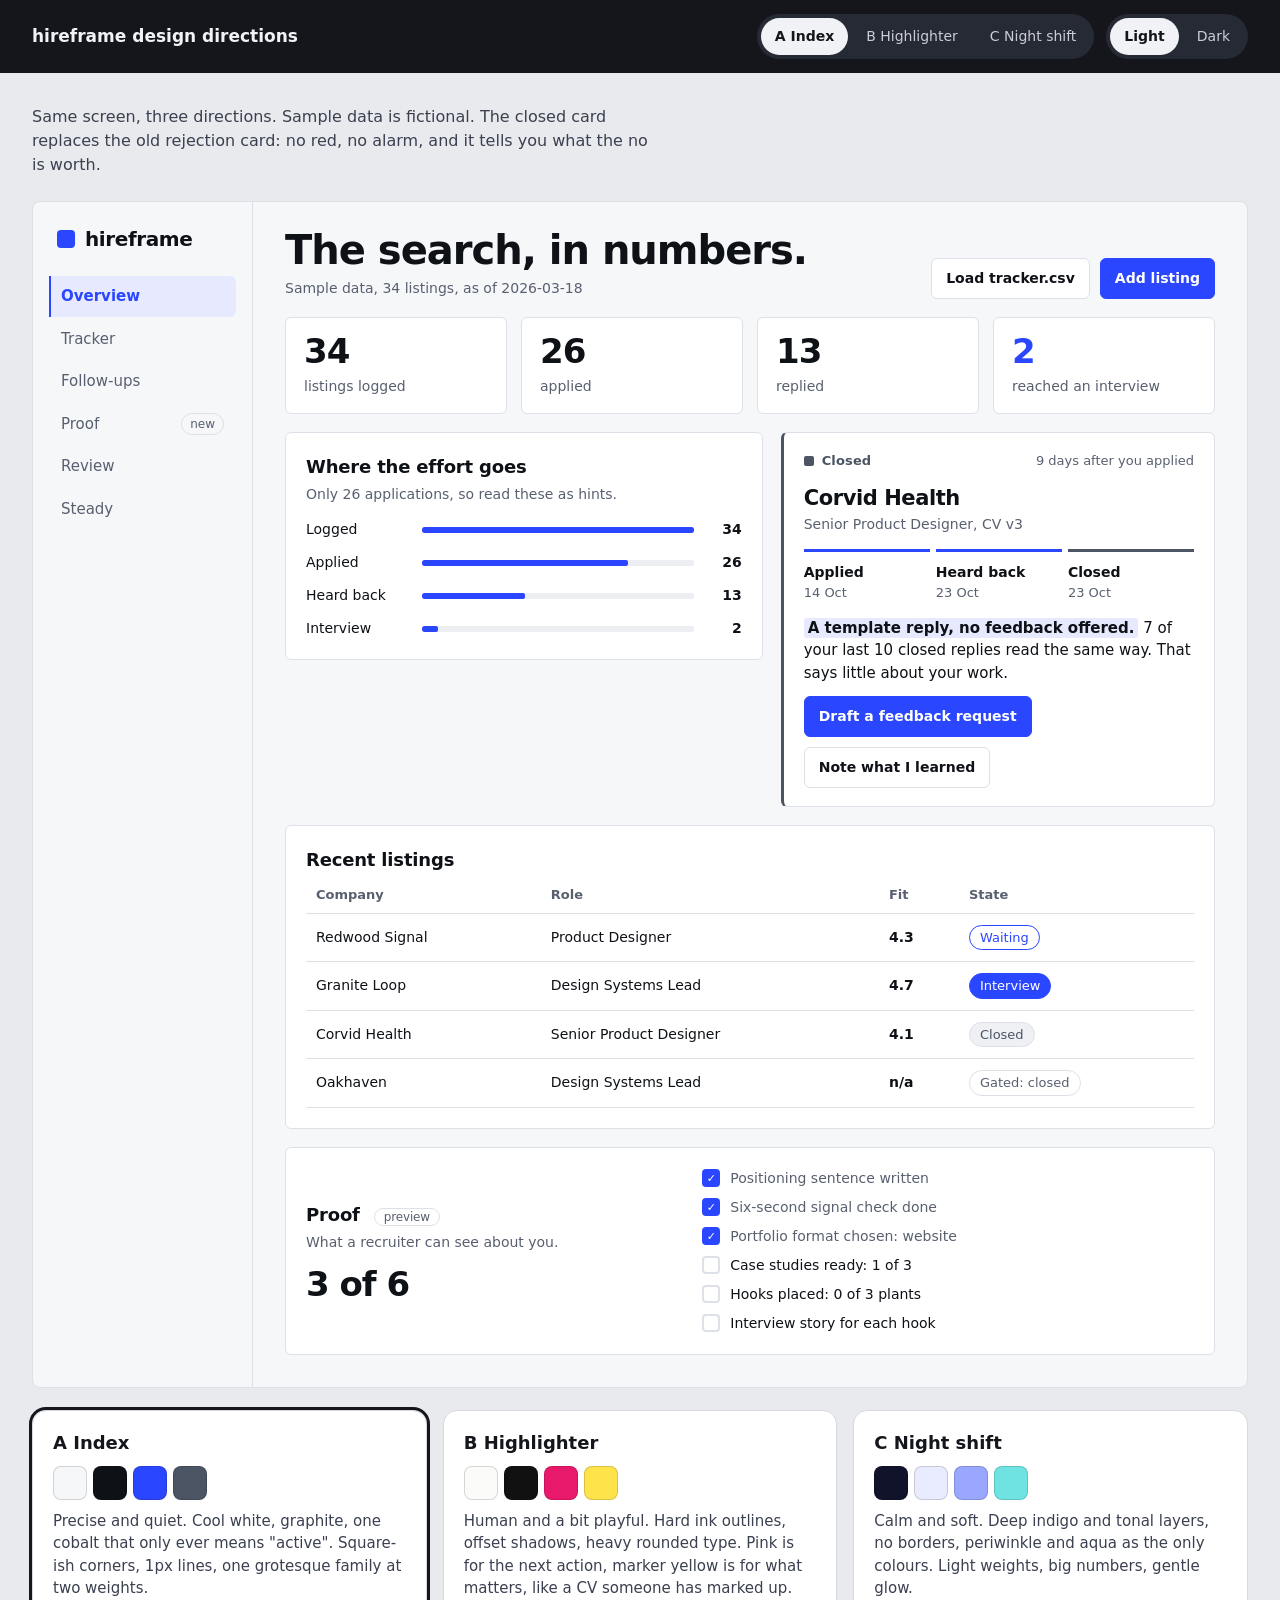
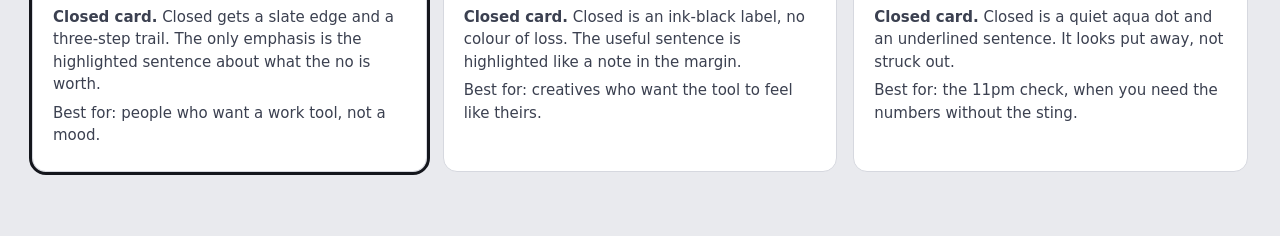
<file: design/alternatives/index.html>
<!doctype html>
<html lang="en">
<head>
<meta charset="utf-8">
<meta name="viewport" content="width=device-width, initial-scale=1">
<title>hireframe design directions</title>
<meta name="description" content="Three alternative visual directions for the hireframe dashboard, with a redesigned closed-application card.">
<style>
:root{color-scheme:light dark}
*{box-sizing:border-box}
html,body{margin:0}
body{font-family:system-ui,-apple-system,"Segoe UI",Roboto,sans-serif;background:#e9eaee;color:#14161c;line-height:1.5;font-size:16px}
.bar{display:flex;flex-wrap:wrap;gap:12px 28px;align-items:center;justify-content:space-between;padding:14px clamp(16px,3vw,32px);background:#14161c;color:#f1f2f5}
.bar h1{font-size:17px;margin:0;font-weight:600}
.seg{display:inline-flex;gap:4px;padding:4px;border-radius:999px;background:#262a35}
.seg button{font:inherit;font-size:14px;border:0;background:transparent;color:#c9cdd8;padding:8px 14px;border-radius:999px;cursor:pointer;min-height:36px}
.seg button[aria-pressed="true"]{background:#f1f2f5;color:#14161c;font-weight:600}
.seg button:focus-visible,.stage button:focus-visible{outline:2px solid #7f93ff;outline-offset:2px}
.ctrls{display:flex;flex-wrap:wrap;gap:12px}
.wrap{max-width:1320px;margin:0 auto;padding:24px clamp(12px,3vw,32px) 64px}
.lead{max-width:62ch;margin:8px 0 24px;color:#3b4050}

/* ---------- tokens per direction ---------- */
.stage{--bg:#f6f7f9;--raised:#fff;--sunk:#eceef2;--ink:#0e1116;--muted:#586070;--line:#dde1e7;--accent:#2b46ff;--accent-soft:#e7eaff;--on-accent:#fff;--closed:#4b5563;--closed-soft:#eef0f3;--mark:#e7eaff;--r:6px;--rl:8px;--fd:system-ui,-apple-system,"Segoe UI","Helvetica Neue",sans-serif;--wd:600;--kpi:34px;--shadow:none;--bd:1px solid var(--line)}
.stage[data-dir="a"][data-theme="dark"]{--bg:#0d1016;--raised:#151a22;--sunk:#0a0d12;--ink:#eef1f5;--muted:#9aa4b4;--line:#262d38;--accent:#8497ff;--accent-soft:#1c2340;--on-accent:#0d1016;--closed:#aab3c2;--closed-soft:#1b212b;--mark:#1c2340}
.stage[data-dir="b"]{--bg:#fbfbfa;--raised:#fff;--sunk:#f1eff9;--ink:#111;--muted:#4d4d55;--line:#111;--accent:#e8196a;--accent-soft:#ffe1ee;--on-accent:#fff;--closed:#111;--closed-soft:#fff;--mark:#ffe34a;--r:14px;--rl:20px;--fd:ui-rounded,"SF Pro Rounded","Arial Rounded MT Bold","Trebuchet MS",system-ui,sans-serif;--wd:800;--kpi:54px;--shadow:4px 4px 0 var(--ink);--bd:2px solid var(--ink)}
.stage[data-dir="b"][data-theme="dark"]{--bg:#151515;--raised:#1e1e1e;--sunk:#262236;--ink:#f6f6f4;--muted:#c3c3c8;--line:#f6f6f4;--accent:#ff6fa8;--accent-soft:#3a1b2a;--on-accent:#151515;--closed-soft:#1e1e1e;--closed:#f6f6f4;--mark:#ffe34a;--shadow:4px 4px 0 #f6f6f4}
.stage[data-dir="c"]{--bg:#f1f2fb;--raised:#fff;--sunk:#e6e8f6;--ink:#1a1d3a;--muted:#555a82;--line:#e0e3f4;--accent:#4652d8;--accent-soft:#e4e7ff;--on-accent:#fff;--closed:#4a4f7a;--closed-soft:#eceefb;--mark:#d7f4f3;--r:14px;--rl:22px;--fd:"Avenir Next","Century Gothic",Futura,"Trebuchet MS",system-ui,sans-serif;--wd:500;--kpi:46px;--shadow:0 1px 0 rgba(26,29,58,.04),0 10px 30px -12px rgba(46,52,120,.25);--bd:0 solid transparent;--aqua:#0d8c92}
.stage[data-dir="c"][data-theme="dark"]{--bg:#11132a;--raised:#1a1d3c;--sunk:#0d0f22;--ink:#e9ebff;--muted:#a0a6d4;--line:#2a2e5a;--accent:#9aa7ff;--accent-soft:#262b57;--on-accent:#11132a;--closed:#b7bce6;--closed-soft:#161936;--mark:#12363a;--shadow:0 10px 30px -14px rgba(0,0,0,.7);--aqua:#6fe3e1}
.stage[data-dir="c"]{--aqua:#0d8c92}

/* ---------- shell ---------- */
.stage{background:var(--bg);color:var(--ink);font-family:var(--fd);border-radius:var(--rl);overflow:hidden;display:grid;grid-template-columns:220px minmax(0,1fr);border:var(--bd);min-height:820px}
.stage[data-dir="c"]{border:0;box-shadow:var(--shadow)}
.side{padding:22px 16px;display:flex;flex-direction:column;gap:22px;border-right:1px solid var(--line)}
.stage[data-dir="b"] .side{border-right:2px solid var(--ink);background:var(--sunk)}
.stage[data-dir="c"] .side{border-right:0;background:var(--sunk)}
.brand{font-weight:var(--wd);font-size:20px;letter-spacing:-.02em;display:flex;align-items:center;gap:10px;padding:0 8px}
.dot{width:18px;height:18px;border-radius:50%;background:var(--accent);flex:none}
.stage[data-dir="a"] .dot{border-radius:4px}
.stage[data-dir="b"] .dot{border:2px solid var(--ink);background:var(--mark)}
.nav{display:grid;gap:2px}
.nav a{display:flex;justify-content:space-between;align-items:center;color:var(--muted);text-decoration:none;font-size:15px;padding:9px 12px;border-radius:var(--r)}
.nav a[aria-current]{color:var(--ink);font-weight:600}
.stage[data-dir="a"] .nav a[aria-current]{background:var(--accent-soft);color:var(--accent);box-shadow:inset 2px 0 0 var(--accent);border-radius:0 var(--r) var(--r) 0}
.stage[data-dir="b"] .nav a[aria-current]{background:var(--mark);color:#111;border:2px solid var(--ink)}
.stage[data-dir="c"] .nav a[aria-current]{background:var(--accent-soft);color:var(--ink);border-radius:999px}
.nav small{font-size:12px;border:1px solid var(--line);border-radius:999px;padding:1px 8px;color:var(--muted)}
.main{padding:26px clamp(16px,2.5vw,32px) 32px;display:grid;gap:18px;align-content:start;min-width:0}
.hd{display:flex;flex-wrap:wrap;gap:12px 20px;align-items:end;justify-content:space-between}
.hd h2{margin:0;font-size:clamp(26px,3.4vw,40px);line-height:1.1;letter-spacing:-.025em;font-weight:var(--wd)}
.hd p{margin:6px 0 0;color:var(--muted);font-size:14px}
.btn{font:inherit;font-size:14px;font-weight:600;cursor:pointer;color:var(--ink);background:var(--raised);border:1px solid var(--line);border-radius:var(--r);padding:9px 14px;min-height:40px}
.stage[data-dir="b"] .btn{border:2px solid var(--ink);box-shadow:3px 3px 0 var(--ink);border-radius:999px}
.stage[data-dir="c"] .btn{border:0;box-shadow:var(--shadow);border-radius:999px}
.btn.pri{background:var(--accent);color:var(--on-accent);border-color:var(--accent)}
.btn.ghost{background:transparent;box-shadow:none}
.stage[data-dir="b"] .btn.ghost{box-shadow:none;border-style:dashed}
.stage[data-dir="c"] .btn.ghost{box-shadow:inset 0 0 0 1px var(--line)}

.panel{background:var(--raised);border:var(--bd);border-radius:var(--rl);padding:20px;box-shadow:var(--shadow)}
.stage[data-dir="a"] .panel{border-radius:var(--r)}
.panel h3{margin:0 0 4px;font-size:18px;font-weight:var(--wd);letter-spacing:-.01em}
.sub{margin:0 0 14px;color:var(--muted);font-size:14px}
.kpis{display:grid;grid-template-columns:repeat(4,minmax(0,1fr));gap:14px}
.kpi{padding:16px 18px}
.kpi b{display:block;font-size:var(--kpi);line-height:1;font-weight:var(--wd);letter-spacing:-.03em;font-variant-numeric:tabular-nums}
.stage[data-dir="c"] .kpi b{font-weight:300}
.kpi span{display:block;margin-top:8px;color:var(--muted);font-size:14px}
.kpi.hot b{color:var(--accent)}
.stage[data-dir="b"] .kpi.hot{background:var(--mark);color:#111}
.stage[data-dir="b"] .kpi.hot b,.stage[data-dir="b"] .kpi.hot span{color:#111}
.row2{display:grid;grid-template-columns:minmax(0,1.1fr) minmax(0,1fr);gap:18px;align-items:start}

/* funnel */
.fun{display:grid;gap:12px;margin:0;padding:0;list-style:none}
.fun li{display:grid;grid-template-columns:104px minmax(0,1fr) 36px;gap:12px;align-items:center;font-size:14px}
.fun .t{height:10px;border-radius:99px;background:var(--sunk);position:relative;overflow:hidden}
.stage[data-dir="a"] .fun .t{height:6px;border-radius:2px}
.stage[data-dir="b"] .fun .t{height:16px;border:2px solid var(--ink);background:var(--raised)}
.fun .t i{position:absolute;inset:0 auto 0 0;background:var(--accent);border-radius:inherit}
.stage[data-dir="c"] .fun .t i{background:linear-gradient(90deg,var(--accent),var(--aqua))}
.fun b{text-align:right;font-variant-numeric:tabular-nums}

/* closed card: the redesign */
.closed{display:grid;gap:12px;background:var(--closed-soft);border:1px solid var(--line);border-radius:var(--rl);padding:18px 20px;box-shadow:var(--shadow)}
.stage[data-dir="a"] .closed{border-radius:var(--r);border-left:3px solid var(--closed);background:var(--raised)}
.stage[data-dir="b"] .closed{border:2px solid var(--ink);background:var(--raised)}
.stage[data-dir="c"] .closed{border:0;background:var(--raised)}
.c-top{display:flex;justify-content:space-between;gap:10px;align-items:center;font-size:13px;color:var(--muted)}
.c-state{display:inline-flex;align-items:center;gap:8px;font-weight:700;color:var(--closed);font-size:13px;letter-spacing:.01em}
.c-state::before{content:"";width:10px;height:10px;border-radius:50%;border:2px solid var(--closed)}
.stage[data-dir="a"] .c-state::before{border-radius:2px;background:var(--closed);border:0}
.stage[data-dir="b"] .c-state{background:var(--ink);color:var(--raised);padding:3px 10px;border-radius:999px}
.stage[data-dir="b"] .c-state::before{display:none}
.stage[data-dir="c"] .c-state::before{border:0;background:var(--aqua);box-shadow:0 0 0 4px color-mix(in srgb,var(--aqua) 22%,transparent)}
.closed h4{margin:0;font-size:21px;font-weight:var(--wd);letter-spacing:-.02em}
.c-role{margin:0;color:var(--muted);font-size:14px}
.trail{list-style:none;margin:2px 0;padding:0;display:grid;grid-template-columns:repeat(3,1fr);gap:6px}
.trail li{font-size:13px;color:var(--muted);padding-top:10px;border-top:3px solid var(--line);display:grid}
.trail li b{color:var(--ink);font-weight:600;font-size:14px}
.trail li.on{border-top-color:var(--accent)}
.trail li.end{border-top-color:var(--closed)}
.stage[data-dir="b"] .trail li{border-top:6px solid var(--line)}
.stage[data-dir="b"] .trail li.on{border-top-color:var(--accent)}
.stage[data-dir="b"] .trail li.end{border-top-color:var(--ink)}
.c-note{margin:0;font-size:15px}
.c-note mark{background:var(--mark);color:inherit;padding:1px 4px;border-radius:3px;font-weight:600}
.stage[data-dir="b"] .c-note mark{color:#111;background:linear-gradient(transparent 38%,var(--mark) 38%);padding:0 2px;border-radius:0}
.stage[data-dir="c"] .c-note mark{box-shadow:inset 0 -2px 0 var(--aqua);background:transparent;padding:0;border-radius:0}
.c-actions{display:flex;flex-wrap:wrap;gap:10px}

/* tracker */
.tw{overflow-x:auto}
table{width:100%;border-collapse:collapse;font-size:14px;min-width:560px}
th{text-align:left;font-weight:600;color:var(--muted);font-size:13px;padding:8px 10px;border-bottom:1px solid var(--line)}
td{padding:11px 10px;border-bottom:1px solid var(--line)}
.stage[data-dir="b"] th,.stage[data-dir="b"] td{border-bottom:2px solid var(--ink)}
.stage[data-dir="c"] th,.stage[data-dir="c"] td{border-bottom:1px solid var(--line)}
td.n{font-variant-numeric:tabular-nums;font-weight:600}
.pill{display:inline-block;font-size:13px;padding:2px 10px;border-radius:99px;border:1px solid var(--line);color:var(--muted)}
.pill.w{border-color:var(--accent);color:var(--accent)}
.pill.i{background:var(--accent);color:var(--on-accent);border-color:var(--accent)}
.pill.c{background:var(--closed-soft);color:var(--closed)}
.stage[data-dir="b"] .pill{border:2px solid var(--ink);color:var(--ink)}
.stage[data-dir="b"] .pill.i{background:var(--accent);color:#fff;border-color:var(--ink)}
.stage[data-dir="b"] .pill.c{background:var(--ink);color:var(--raised)}
.stage[data-dir="b"] .pill.w{color:var(--ink);background:var(--mark)}

/* proof */
.proof{display:grid;grid-template-columns:minmax(0,1fr) minmax(0,1.3fr);gap:18px;align-items:center}
.big{font-size:var(--kpi);font-weight:var(--wd);line-height:1;letter-spacing:-.03em}
.chk{list-style:none;margin:0;padding:0;display:grid;gap:8px;font-size:14px}
.chk li{display:flex;gap:10px;align-items:center}
.chk i{width:18px;height:18px;border-radius:50%;border:2px solid var(--line);flex:none;display:grid;place-items:center;font-style:normal;font-size:11px}
.stage[data-dir="a"] .chk i{border-radius:4px}
.chk li.ok i{background:var(--accent);border-color:var(--accent);color:var(--on-accent)}
.chk li.ok span{color:var(--muted)}
.tag{font-size:12px;border:1px solid var(--line);border-radius:99px;padding:1px 9px;color:var(--muted);margin-left:8px;font-weight:500}

/* notes */
.notes{display:grid;grid-template-columns:repeat(3,minmax(0,1fr));gap:16px;margin-top:22px}
.note{background:#fff;border-radius:14px;padding:18px 20px;border:1px solid #d6d8df}
.note.cur{outline:3px solid #14161c}
.note h3{margin:0 0 6px;font-size:18px}
.note p{margin:6px 0;color:#3b4050;font-size:15px}
.sw{display:flex;gap:6px;margin:10px 0}
.sw i{width:34px;height:34px;border-radius:8px;border:1px solid rgba(0,0,0,.15)}
@media (max-width:1000px){.stage{grid-template-columns:1fr}.side{border-right:0!important;border-bottom:1px solid var(--line);flex-direction:row;flex-wrap:wrap;align-items:center}.nav{grid-auto-flow:column;overflow-x:auto}.kpis{grid-template-columns:repeat(2,minmax(0,1fr))}.row2,.proof,.notes{grid-template-columns:1fr}}
@media (prefers-reduced-motion:no-preference){.stage,.panel,.closed{transition:background-color .25s,color .25s}}
.skip { position: absolute; left: 16px; top: -64px; z-index: 100; padding: 12px 18px; border-radius: 12px; background: var(--ink); color: var(--surface); font: 600 1rem var(--sans); text-decoration: none; }
.skip:focus { top: 16px; outline: 3px solid var(--calm); outline-offset: 3px; }
main:focus { outline: none; }
</style>
</head>
<body>
<a class="skip" href="#main">Skip to content</a>
<main id="main" tabindex="-1">
<div class="bar">
  <h1>hireframe design directions</h1>
  <div class="ctrls">
    <div class="seg" role="group" aria-label="Direction">
      <button data-dir="a" aria-pressed="true">A Index</button>
      <button data-dir="b" aria-pressed="false">B Highlighter</button>
      <button data-dir="c" aria-pressed="false">C Night shift</button>
    </div>
    <div class="seg" role="group" aria-label="Theme">
      <button data-theme="light" aria-pressed="true">Light</button>
      <button data-theme="dark" aria-pressed="false">Dark</button>
    </div>
  </div>
</div>
<div class="wrap">
  <p class="lead">Same screen, three directions. Sample data is fictional. The closed card replaces the old rejection card: no red, no alarm, and it tells you what the no is worth.</p>

  <div class="stage" id="stage" data-dir="a" data-theme="light">
    <aside class="side">
      <div class="brand"><span class="dot"></span>hireframe</div>
      <nav class="nav" aria-label="Sample navigation">
        <a href="#" aria-current="page">Overview</a><a href="#">Tracker</a><a href="#">Follow-ups</a><a href="#">Proof <small>new</small></a><a href="#">Review</a><a href="#">Steady</a>
      </nav>
    </aside>
    <div class="main">
      <div class="hd">
        <div><h2>The search, in numbers.</h2><p>Sample data, 34 listings, as of 2026-03-18</p></div>
        <div style="display:flex;gap:10px;flex-wrap:wrap"><button class="btn">Load tracker.csv</button><button class="btn pri">Add listing</button></div>
      </div>

      <div class="kpis">
        <div class="panel kpi"><b>34</b><span>listings logged</span></div>
        <div class="panel kpi"><b>26</b><span>applied</span></div>
        <div class="panel kpi"><b>13</b><span>replied</span></div>
        <div class="panel kpi hot"><b>2</b><span>reached an interview</span></div>
      </div>

      <div class="row2">
        <section class="panel">
          <h3>Where the effort goes</h3>
          <p class="sub">Only 26 applications, so read these as hints.</p>
          <ul class="fun">
            <li><span>Logged</span><span class="t"><i style="width:100%"></i></span><b>34</b></li>
            <li><span>Applied</span><span class="t"><i style="width:76%"></i></span><b>26</b></li>
            <li><span>Heard back</span><span class="t"><i style="width:38%"></i></span><b>13</b></li>
            <li><span>Interview</span><span class="t"><i style="width:6%"></i></span><b>2</b></li>
          </ul>
        </section>

        <article class="closed" aria-label="Closed application">
          <div class="c-top"><span class="c-state">Closed</span><span>9 days after you applied</span></div>
          <div><h4>Corvid Health</h4><p class="c-role">Senior Product Designer, CV v3</p></div>
          <ol class="trail"><li class="on"><b>Applied</b>14 Oct</li><li class="on"><b>Heard back</b>23 Oct</li><li class="end"><b>Closed</b>23 Oct</li></ol>
          <p class="c-note"><mark>A template reply, no feedback offered.</mark> 7 of your last 10 closed replies read the same way. That says little about your work.</p>
          <div class="c-actions"><button class="btn pri">Draft a feedback request</button><button class="btn ghost">Note what I learned</button></div>
        </article>
      </div>

      <section class="panel tw">
        <h3>Recent listings</h3>
        <table>
          <thead><tr><th>Company</th><th>Role</th><th>Fit</th><th>State</th></tr></thead>
          <tbody>
            <tr><td>Redwood Signal</td><td>Product Designer</td><td class="n">4.3</td><td><span class="pill w">Waiting</span></td></tr>
            <tr><td>Granite Loop</td><td>Design Systems Lead</td><td class="n">4.7</td><td><span class="pill i">Interview</span></td></tr>
            <tr><td>Corvid Health</td><td>Senior Product Designer</td><td class="n">4.1</td><td><span class="pill c">Closed</span></td></tr>
            <tr><td>Oakhaven</td><td>Design Systems Lead</td><td class="n">n/a</td><td><span class="pill">Gated: closed</span></td></tr>
          </tbody>
        </table>
      </section>

      <section class="panel proof">
        <div><h3>Proof <span class="tag">preview</span></h3><p class="sub">What a recruiter can see about you.</p><div class="big">3 of 6</div></div>
        <ul class="chk">
          <li class="ok"><i>✓</i><span>Positioning sentence written</span></li>
          <li class="ok"><i>✓</i><span>Six-second signal check done</span></li>
          <li class="ok"><i>✓</i><span>Portfolio format chosen: website</span></li>
          <li><i></i><span>Case studies ready: 1 of 3</span></li>
          <li><i></i><span>Hooks placed: 0 of 3 plants</span></li>
          <li><i></i><span>Interview story for each hook</span></li>
        </ul>
      </section>
    </div>
  </div>

  <div class="notes" id="notes"></div>
</div>
</main>
<script>
(function(){
  var stage=document.getElementById('stage'),notes=document.getElementById('notes');
  var D={
    a:{n:'A Index',t:'Precise and quiet. Cool white, graphite, one cobalt that only ever means "active". Square-ish corners, 1px lines, one grotesque family at two weights.',sw:['#f6f7f9','#0e1116','#2b46ff','#4b5563'],c:'Closed gets a slate edge and a three-step trail. The only emphasis is the highlighted sentence about what the no is worth.',f:'Best for: people who want a work tool, not a mood.'},
    b:{n:'B Highlighter',t:'Human and a bit playful. Hard ink outlines, offset shadows, heavy rounded type. Pink is for the next action, marker yellow is for what matters, like a CV someone has marked up.',sw:['#fbfbfa','#111111','#e8196a','#ffe34a'],c:'Closed is an ink-black label, no colour of loss. The useful sentence is highlighted like a note in the margin.',f:'Best for: creatives who want the tool to feel like theirs.'},
    c:{n:'C Night shift',t:'Calm and soft. Deep indigo and tonal layers, no borders, periwinkle and aqua as the only colours. Light weights, big numbers, gentle glow.',sw:['#11132a','#e9ebff','#9aa7ff','#6fe3e1'],c:'Closed is a quiet aqua dot and an underlined sentence. It looks put away, not struck out.',f:'Best for: the 11pm check, when you need the numbers without the sting.'}
  };
  function render(k){
    var h='';['a','b','c'].forEach(function(x){var d=D[x];h+='<div class="note'+(x===k?' cur':'')+'"><h3>'+d.n+'</h3><div class="sw">'+d.sw.map(function(c){return '<i style="background:'+c+'"></i>'}).join('')+'</div><p>'+d.t+'</p><p><strong>Closed card.</strong> '+d.c+'</p><p>'+d.f+'</p></div>'});
    notes.innerHTML=h;
  }
  function set(attr,val){stage.setAttribute('data-'+attr,val);document.querySelectorAll('.seg [data-'+attr+']').forEach(function(b){b.setAttribute('aria-pressed',String(b.getAttribute('data-'+attr)===val))});if(attr==='dir')render(val)}
  document.querySelectorAll('.seg button').forEach(function(b){b.addEventListener('click',function(){var a=b.hasAttribute('data-dir')?'dir':'theme';set(a,b.getAttribute('data-'+a))})});
  render('a');
})();
</script>
</body>
</html>
</file>
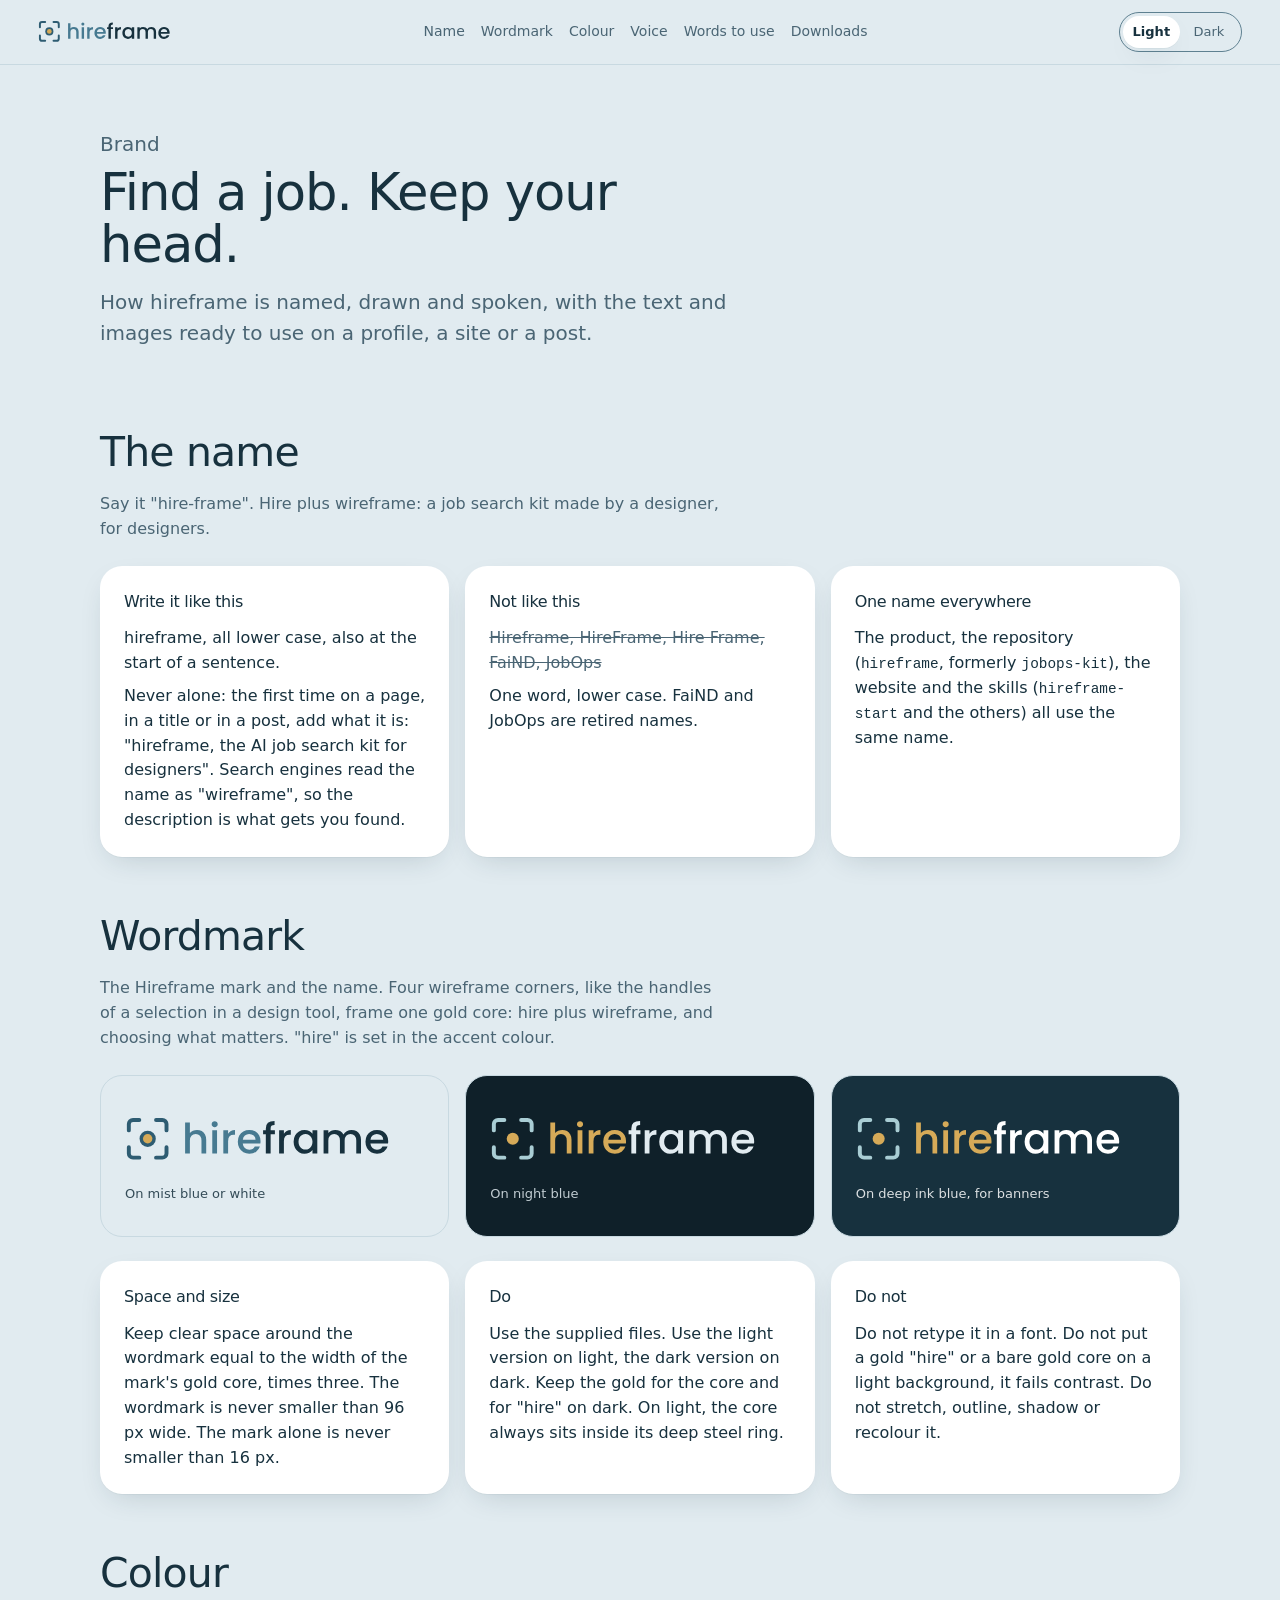
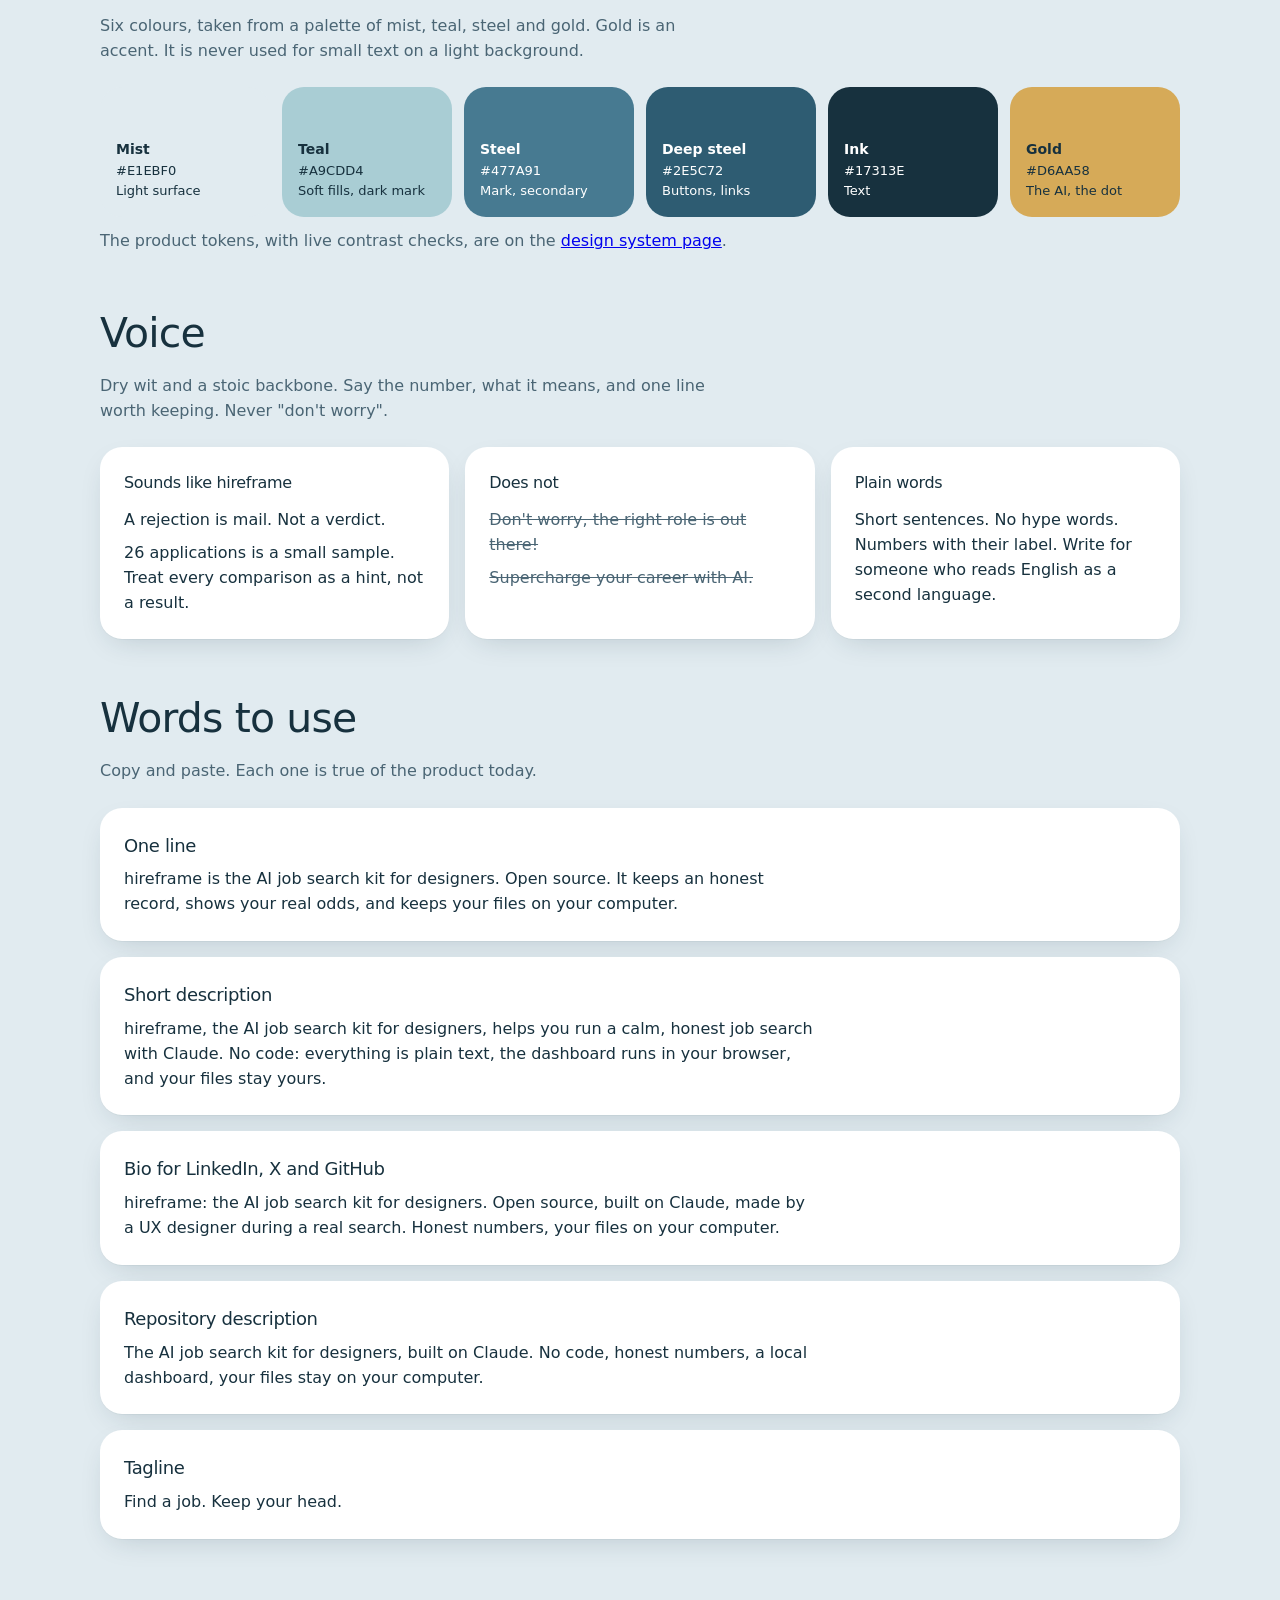
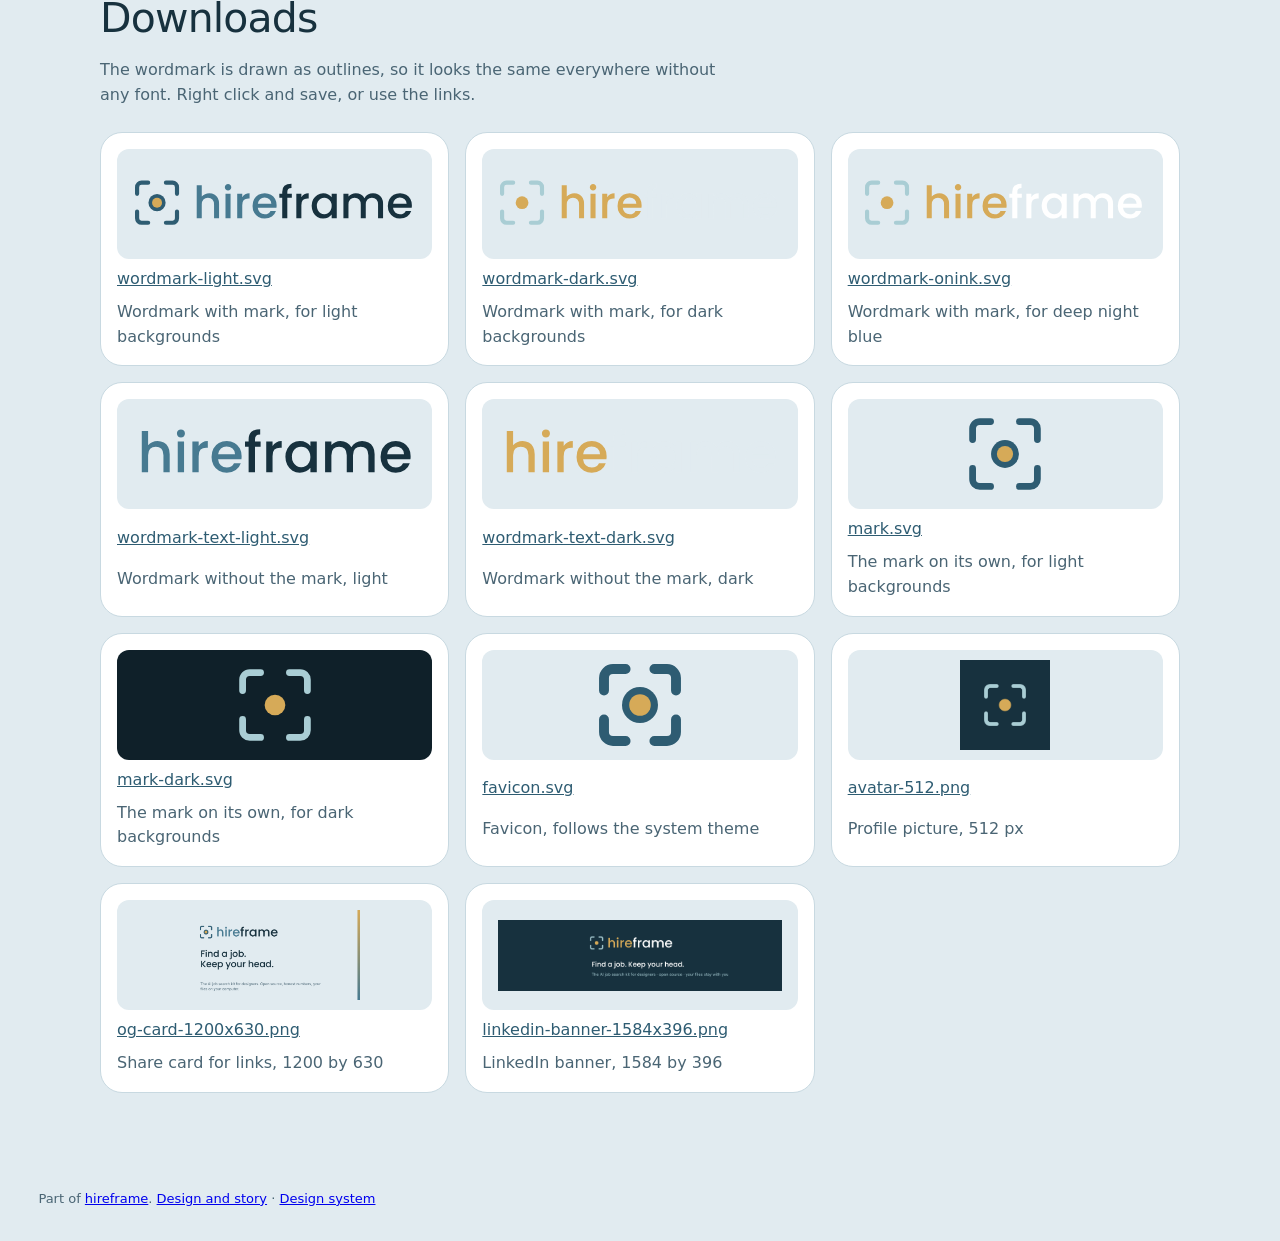
<file: design/brand/index.html>
<!doctype html>
<html lang="en" data-theme="light">
<head>
<meta charset="utf-8">
<link rel="icon" href="assets/favicon.svg" type="image/svg+xml">
<meta name="viewport" content="width=device-width, initial-scale=1">
<title>hireframe brand</title>
<meta name="description" content="The hireframe name, wordmark, colour, voice and ready-to-use text and images.">
<meta property="og:type" content="website">
<meta property="og:title" content="hireframe brand">
<meta property="og:description" content="The hireframe name, wordmark, colour, voice and ready-to-use text and images.">
<meta property="og:image" content="https://joselblas.github.io/hireframe/design/brand/assets/og-card-1200x630.png">
<meta name="twitter:card" content="summary_large_image">
<link rel="stylesheet" href="../../app/style.css">
<style>
body { font-size: 16px; }
.ds-skip { position: absolute; left: 12px; top: -60px; background: var(--accent); color: var(--on-accent); padding: 10px 16px; border-radius: var(--r-pill); z-index: 50; }
.ds-skip:focus { top: 12px; }
.ds-bar { position: sticky; top: 0; z-index: 10; display: flex; gap: var(--s-4); align-items: center; justify-content: space-between; flex-wrap: wrap; padding: var(--s-3) var(--gutter); background: var(--surface); border-bottom: 1px solid var(--line); }
.ds-bar nav { display: flex; gap: var(--s-4); flex-wrap: wrap; }
.ds-bar a { color: var(--ink-muted); text-decoration: none; font-size: 14px; }
.ds-bar a:hover { color: var(--ink); text-decoration: underline; }
.ds-wrap { width: min(1080px, 100% - 2 * var(--gutter)); margin-inline: auto; padding-bottom: var(--s-8); }
.ds-hero { padding: var(--s-7) 0 var(--s-5); }
.ds-hero h1 { max-width: 16ch; }
.ds-hero p { font-size: 20px; color: var(--ink-muted); max-width: 52ch; margin-top: var(--s-4); }
.ds-sec { padding-top: var(--s-7); }
.ds-sec > h2 { font-size: clamp(1.8rem, 3.2vw, 2.6rem); margin-bottom: var(--s-2); }
.ds-sec > .lead { color: var(--ink-muted); max-width: 62ch; margin-bottom: var(--s-5); }
.ds-principles { display: grid; grid-template-columns: repeat(auto-fit, minmax(230px, 1fr)); gap: var(--s-4); list-style: none; padding: 0; margin: 0; }
.ds-principles li { background: var(--surface-raised); box-shadow: var(--shadow); border-radius: var(--r-md); padding: var(--s-5); }
.ds-principles h3 { font-size: 20px; margin-bottom: var(--s-2); }
.ds-principles p { color: var(--ink-muted); font-size: 14px; }
.ds-swatches { list-style: none; padding: 0; margin: 0; display: grid; grid-template-columns: repeat(auto-fill, minmax(230px, 1fr)); gap: var(--s-4); }
.ds-swatches li { display: flex; gap: var(--s-3); align-items: flex-start; font-size: 13px; }
.ds-sw { width: 44px; height: 44px; border-radius: var(--r-sm); border: 1px solid var(--line-strong); flex: none; }
table.ds-t { width: 100%; border-collapse: collapse; font-size: 14px; background: var(--surface-raised); border-radius: var(--r-md); overflow: hidden; box-shadow: var(--shadow); }
.ds-t th, .ds-t td { text-align: left; padding: 10px var(--s-4); border-bottom: 1px solid var(--line); }
.ds-t th { font-weight: 500; color: var(--ink-muted); font-size: 13px; }
.ds-pass { font-weight: 600; }
.ds-type { display: grid; gap: var(--s-4); }
.ds-type > div { display: grid; grid-template-columns: 150px minmax(0, 1fr); gap: var(--s-4); align-items: baseline; border-bottom: 1px solid var(--line); padding-bottom: var(--s-3); }
.ds-type code { color: var(--ink-muted); font-size: 12px; }
.ds-scale { display: grid; gap: var(--s-2); }
.ds-scale > div { display: grid; grid-template-columns: 110px 60px minmax(0, 1fr); gap: var(--s-3); align-items: center; font-size: 13px; }
.ds-scale i { display: block; max-width: 100%; height: 14px; background: var(--accent); border-radius: 3px; }
.ds-radii { display: flex; gap: var(--s-5); flex-wrap: wrap; }
.ds-radii div { width: 120px; height: 84px; background: var(--surface-raised); box-shadow: var(--shadow); display: grid; place-items: center; font-size: 13px; text-align: center; }
.ds-comp { margin-top: var(--s-6); padding: var(--s-5); background: var(--surface-sunken); border-radius: var(--r-md); }
.ds-comp-head { margin-bottom: var(--s-4); }
.ds-comp-head h3 { font-size: 24px; }
.ds-comp-head p { color: var(--ink-muted); max-width: 64ch; margin-top: 4px; }
.ds-demo { background: var(--surface); border: 1px solid var(--line); border-radius: var(--r-sm); padding: var(--s-5); display: flex; flex-wrap: wrap; gap: var(--s-3); align-items: flex-start; }
.ds-demo > .callout, .ds-demo > .field, .ds-demo > .kpis, .ds-demo > .chk, .ds-demo > .proof-empty, .ds-demo > .chips, .ds-demo > .seg { flex: 1 1 100%; }
.ds-demo .more-menu { position: static; margin-top: 6px; }
.ds-demo details.more { position: static; }
.ds-code { margin-top: var(--s-3); }
.ds-code summary { cursor: pointer; font-size: 14px; color: var(--ink-muted); }
.ds-code pre { overflow-x: auto; background: var(--surface-raised); border: 1px solid var(--line); border-radius: var(--r-sm); padding: var(--s-4); font-size: 12.5px; line-height: 1.5; }
.ds-a11y { margin-top: var(--s-3); font-size: 14px; color: var(--ink-muted); max-width: 70ch; }
@media (max-width: 560px) { .ds-type > div { grid-template-columns: minmax(0, 1fr); gap: 4px; } .ds-scale > div { grid-template-columns: 70px 50px minmax(0, 1fr); } .ds-demo { padding: var(--s-4); } .ds-comp { padding: var(--s-4); } }
footer.ds-foot { padding: var(--s-6) var(--gutter); color: var(--ink-muted); font-size: 13px; }

/* hireframe wordmark: colours come from tokens, so it follows the theme */
:root { --gold: #D6AA58; --wm-ai: #477A91; --wm-disc: #477A91; }
:root[data-theme="dark"] { --wm-ai: #D6AA58; --wm-disc: #A9CDD4; }
.wm { display: inline-block; height: 30px; width: auto; vertical-align: middle; }
.wm .i { fill: var(--ink); } .wm .a { fill: var(--wm-ai); } .wm .o { fill: var(--gold); }
/* Hireframe mark: corner brackets and a gold core in a deep steel ring (light); no ring on dark */
.wm .f { fill: none; stroke: #2E5C72; stroke-width: 7.5; stroke-linecap: round; stroke-linejoin: round; } .wm .r { fill: #2E5C72; }
:root[data-theme="dark"] .wm .f { stroke: var(--wm-disc); } :root[data-theme="dark"] .wm .r { fill: none; } :root[data-theme="dark"] .wm .o { r: 11.5px; }
.pill .wm { height: 24px; } .center .wm { height: 38px; }

.ds-lock { display: grid; grid-template-columns: repeat(auto-fit, minmax(260px, 1fr)); gap: var(--s-4); }
.ds-lock > figure { margin: 0; border-radius: var(--r-md); padding: var(--s-6) var(--s-5); display: grid; gap: var(--s-3); justify-items: start; border: 1px solid var(--line); }
.ds-lock figcaption { font-size: 13px; opacity: .85; }
.ds-lock img { height: 64px; width: auto; max-width: 100%; }
.lk-l { background: #E1EBF0; color: #17313E; } .lk-d { background: #0F2029; color: #E1EBF0; } .lk-i { background: #17313E; color: #fff; }
.bp { background: var(--surface-raised); box-shadow: var(--shadow); border-radius: var(--r-md); padding: var(--s-5); }
.bp + .bp { margin-top: var(--s-4); }
.bp h3 { font-size: 18px; margin-bottom: var(--s-2); }
.bp-t { font-size: 16px; max-width: 68ch; }
.ds-assets { list-style: none; padding: 0; margin: 0; display: grid; grid-template-columns: repeat(auto-fill, minmax(280px, 1fr)); gap: var(--s-4); }
.ds-assets li { background: var(--surface-raised); border: 1px solid var(--line); border-radius: var(--r-md); padding: var(--s-4); display: grid; gap: var(--s-2); }
.ds-assets .th { background: #E1EBF0; border-radius: var(--r-sm); height: 110px; display: grid; place-items: center; overflow: hidden; }
.ds-assets .th img { max-width: 90%; max-height: 90px; }
.ds-assets a { color: var(--accent); }
.say { display: grid; grid-template-columns: repeat(auto-fit, minmax(280px, 1fr)); gap: var(--s-4); }
.say > div { background: var(--surface-raised); box-shadow: var(--shadow); border-radius: var(--r-md); padding: var(--s-5); }
.say h3 { font-size: 16px; margin-bottom: var(--s-3); }
.say p + p { margin-top: var(--s-2); }
.say .no { color: var(--ink-muted); text-decoration: line-through; }
.pal { display: grid; grid-template-columns: repeat(auto-fit, minmax(150px, 1fr)); gap: var(--s-3); list-style: none; padding: 0; margin: 0; }
.pal li { border-radius: var(--r-md); padding: var(--s-4); min-height: 130px; display: flex; flex-direction: column; justify-content: flex-end; font-size: 13px; }
.pal b { font-size: 14px; }
</style>
</head>
<body>
<a class="ds-skip" href="#main">Skip to content</a>
<header class="ds-bar">
  <a class="brand" href="../../app/index.html" style="padding:0"><svg class="wm" viewBox="0 0 461 110" role="img" aria-label="hireframe"><g transform="translate(-6 7.91) scale(0.9)"><path class="f" d="M14 34V22a8 8 0 0 1 8-8h12M66 14h12a8 8 0 0 1 8 8v12M86 66v12a8 8 0 0 1-8 8H66M34 86H22a8 8 0 0 1-8-8V66"/><circle class="r" cx="50" cy="50" r="15.5"/><circle class="o" cx="50" cy="50" r="9.0"/></g><path class="i" d="M257.84 45.02H250.5V78H242.22V45.02H237.54V38.33H242.22V35.52Q242.22 28.68 245.85 25.55Q249.49 22.42 257.26 22.42V29.26Q253.52 29.26 252.01 30.66Q250.5 32.06 250.5 35.52V38.33H257.84Z M285.2 37.68V46.18H283.11Q278.29 46.18 275.8 48.62Q273.32 51.07 273.32 57.12V78H265.11V38.33H273.32V44.09Q275.12 41.06 278.11 39.37Q281.1 37.68 285.2 37.68Z M308.74 37.68Q313.42 37.68 316.92 39.52Q320.41 41.35 322.5 44.09V38.33H330.78V78H322.5V72.1Q320.41 74.9 316.81 76.78Q313.21 78.65 308.6 78.65Q303.49 78.65 299.24 76.02Q294.99 73.39 292.51 68.68Q290.02 63.96 290.02 57.98Q290.02 52.01 292.51 47.4Q294.99 42.79 299.28 40.24Q303.56 37.68 308.74 37.68ZM310.47 44.81Q307.3 44.81 304.57 46.36Q301.83 47.9 300.14 50.89Q298.45 53.88 298.45 57.98Q298.45 62.09 300.14 65.18Q301.83 68.28 304.6 69.9Q307.38 71.52 310.47 71.52Q313.64 71.52 316.38 69.94Q319.11 68.35 320.8 65.29Q322.5 62.23 322.5 58.13Q322.5 54.02 320.8 51Q319.11 47.98 316.38 46.39Q313.64 44.81 310.47 44.81Z M405.94 54.6V78H397.81V55.82Q397.81 50.5 395.14 47.65Q392.48 44.81 387.87 44.81Q383.26 44.81 380.56 47.65Q377.86 50.5 377.86 55.82V78H369.73V55.82Q369.73 50.5 367.06 47.65Q364.4 44.81 359.79 44.81Q355.18 44.81 352.48 47.65Q349.78 50.5 349.78 55.82V78H341.58V38.33H349.78V42.86Q351.8 40.42 354.9 39.05Q357.99 37.68 361.52 37.68Q366.27 37.68 370.02 39.7Q373.76 41.71 375.78 45.53Q377.58 41.93 381.39 39.8Q385.21 37.68 389.6 37.68Q394.28 37.68 397.99 39.62Q401.7 41.57 403.82 45.38Q405.94 49.2 405.94 54.6Z M452.46 61.22H422.14Q422.5 65.98 425.67 68.86Q428.84 71.74 433.45 71.74Q440.07 71.74 442.81 66.19H451.66Q449.86 71.66 445.15 75.16Q440.43 78.65 433.45 78.65Q427.76 78.65 423.26 76.09Q418.76 73.54 416.2 68.89Q413.65 64.25 413.65 58.13Q413.65 52.01 416.13 47.36Q418.62 42.72 423.12 40.2Q427.62 37.68 433.45 37.68Q439.06 37.68 443.46 40.13Q447.85 42.58 450.3 47Q452.74 51.43 452.74 57.19Q452.74 59.42 452.46 61.22ZM444.18 54.6Q444.1 50.06 440.94 47.33Q437.77 44.59 433.09 44.59Q428.84 44.59 425.82 47.29Q422.79 49.99 422.22 54.6Z"/><path class="a" d="M139.69 54.6V78H131.55V55.82Q131.55 50.5 128.89 47.65Q126.22 44.81 121.62 44.81Q117.01 44.81 114.31 47.65Q111.61 50.5 111.61 55.82V78H103.4V24.72H111.61V42.94Q113.7 40.42 116.9 39.05Q120.1 37.68 123.92 37.68Q128.46 37.68 132.02 39.62Q135.58 41.57 137.64 45.38Q139.69 49.2 139.69 54.6Z M149.05 27.82Q149.05 25.58 150.56 24.07Q152.07 22.56 154.3 22.56Q156.46 22.56 157.98 24.07Q159.49 25.58 159.49 27.82Q159.49 30.05 157.98 31.56Q156.46 33.07 154.3 33.07Q152.07 33.07 150.56 31.56Q149.05 30.05 149.05 27.82ZM158.34 38.33V78H150.13V38.33Z M189.22 37.68V46.18H187.14Q182.31 46.18 179.83 48.62Q177.34 51.07 177.34 57.12V78H169.14V38.33H177.34V44.09Q179.14 41.06 182.13 39.37Q185.12 37.68 189.22 37.68Z M232.86 61.22H202.54Q202.9 65.98 206.07 68.86Q209.24 71.74 213.85 71.74Q220.47 71.74 223.21 66.19H232.06Q230.26 71.66 225.55 75.16Q220.83 78.65 213.85 78.65Q208.16 78.65 203.66 76.09Q199.16 73.54 196.6 68.89Q194.05 64.25 194.05 58.13Q194.05 52.01 196.53 47.36Q199.02 42.72 203.52 40.2Q208.02 37.68 213.85 37.68Q219.46 37.68 223.86 40.13Q228.25 42.58 230.7 47Q233.14 51.43 233.14 57.19Q233.14 59.42 232.86 61.22ZM224.58 54.6Q224.5 50.06 221.34 47.33Q218.17 44.59 213.49 44.59Q209.24 44.59 206.22 47.29Q203.19 49.99 202.62 54.6Z"/></svg></a>
  <nav aria-label="On this page"><a href="#name">Name</a><a href="#wordmark">Wordmark</a><a href="#colour">Colour</a><a href="#voice">Voice</a><a href="#words">Words to use</a><a href="#assets">Downloads</a></nav>
  <div class="seg" role="group" aria-label="Theme"><button type="button" data-theme-set="light" aria-pressed="true">Light</button><button type="button" data-theme-set="dark" aria-pressed="false">Dark</button></div>
</header>
<main id="main" tabindex="-1" class="ds-wrap">
  <div class="ds-hero">
    <p class="eyebrow">Brand</p>
    <h1>Find a job. Keep your head.</h1>
    <p>How hireframe is named, drawn and spoken, with the text and images ready to use on a profile, a site or a post.</p>
  </div>

  <section class="ds-sec" id="name" aria-labelledby="h-n"><h2 id="h-n">The name</h2>
    <p class="lead">Say it "hire-frame". Hire plus wireframe: a job search kit made by a designer, for designers.</p>
    <div class="say">
      <div><h3>Write it like this</h3><p>hireframe, all lower case, also at the start of a sentence.</p><p>Never alone: the first time on a page, in a title or in a post, add what it is: "hireframe, the AI job search kit for designers". Search engines read the name as "wireframe", so the description is what gets you found.</p></div>
      <div><h3>Not like this</h3><p class="no">Hireframe, HireFrame, Hire Frame, FaiND, JobOps</p><p>One word, lower case. FaiND and JobOps are retired names.</p></div>
      <div><h3>One name everywhere</h3><p>The product, the repository (<code>hireframe</code>, formerly <code>jobops-kit</code>), the website and the skills (<code>hireframe-start</code> and the others) all use the same name.</p></div>
    </div>
  </section>

  <section class="ds-sec" id="wordmark" aria-labelledby="h-w"><h2 id="h-w">Wordmark</h2>
    <p class="lead">The Hireframe mark and the name. Four wireframe corners, like the handles of a selection in a design tool, frame one gold core: hire plus wireframe, and choosing what matters. "hire" is set in the accent colour.</p>
    <div class="ds-lock">
      <figure class="lk-l"><img src="assets/wordmark-light.svg" alt="hireframe wordmark on a light background"><figcaption>On mist blue or white</figcaption></figure>
      <figure class="lk-d"><img src="assets/wordmark-dark.svg" alt="hireframe wordmark on a dark background"><figcaption>On night blue</figcaption></figure>
      <figure class="lk-i"><img src="assets/wordmark-onink.svg" alt="hireframe wordmark on deep ink blue"><figcaption>On deep ink blue, for banners</figcaption></figure>
    </div>
    <div class="say" style="margin-top:var(--s-5)">
      <div><h3>Space and size</h3><p>Keep clear space around the wordmark equal to the width of the mark's gold core, times three. The wordmark is never smaller than 96 px wide. The mark alone is never smaller than 16 px.</p></div>
      <div><h3>Do</h3><p>Use the supplied files. Use the light version on light, the dark version on dark. Keep the gold for the core and for "hire" on dark. On light, the core always sits inside its deep steel ring.</p></div>
      <div><h3>Do not</h3><p>Do not retype it in a font. Do not put a gold "hire" or a bare gold core on a light background, it fails contrast. Do not stretch, outline, shadow or recolour it.</p></div>
    </div>
  </section>

  <section class="ds-sec" id="colour" aria-labelledby="h-c"><h2 id="h-c">Colour</h2>
    <p class="lead">Six colours, taken from a palette of mist, teal, steel and gold. Gold is an accent. It is never used for small text on a light background.</p>
    <ul class="pal">
      <li style="background:#E1EBF0;color:#17313E"><b>Mist</b>#E1EBF0<br>Light surface</li>
      <li style="background:#A9CDD4;color:#17313E"><b>Teal</b>#A9CDD4<br>Soft fills, dark mark</li>
      <li style="background:#477A91;color:#fff"><b>Steel</b>#477A91<br>Mark, secondary</li>
      <li style="background:#2E5C72;color:#fff"><b>Deep steel</b>#2E5C72<br>Buttons, links</li>
      <li style="background:#17313E;color:#fff"><b>Ink</b>#17313E<br>Text</li>
      <li style="background:#D6AA58;color:#17313E"><b>Gold</b>#D6AA58<br>The AI, the dot</li>
    </ul>
    <p class="muted" style="margin-top:var(--s-3)">The product tokens, with live contrast checks, are on the <a href="../system/">design system page</a>.</p>
  </section>

  <section class="ds-sec" id="voice" aria-labelledby="h-v"><h2 id="h-v">Voice</h2>
    <p class="lead">Dry wit and a stoic backbone. Say the number, what it means, and one line worth keeping. Never "don't worry".</p>
    <div class="say">
      <div><h3>Sounds like hireframe</h3><p>A rejection is mail. Not a verdict.</p><p>26 applications is a small sample. Treat every comparison as a hint, not a result.</p></div>
      <div><h3>Does not</h3><p class="no">Don't worry, the right role is out there!</p><p class="no">Supercharge your career with AI.</p></div>
      <div><h3>Plain words</h3><p>Short sentences. No hype words. Numbers with their label. Write for someone who reads English as a second language.</p></div>
    </div>
  </section>

  <section class="ds-sec" id="words" aria-labelledby="h-t"><h2 id="h-t">Words to use</h2>
    <p class="lead">Copy and paste. Each one is true of the product today.</p>
    <div class="bp"><h3>One line</h3><p class="bp-t" id="bp-39356">hireframe is the AI job search kit for designers. Open source. It keeps an honest record, shows your real odds, and keeps your files on your computer.</p></div><div class="bp"><h3>Short description</h3><p class="bp-t" id="bp-57499">hireframe, the AI job search kit for designers, helps you run a calm, honest job search with Claude. No code: everything is plain text, the dashboard runs in your browser, and your files stay yours.</p></div><div class="bp"><h3>Bio for LinkedIn, X and GitHub</h3><p class="bp-t" id="bp-56973">hireframe: the AI job search kit for designers. Open source, built on Claude, made by a UX designer during a real search. Honest numbers, your files on your computer.</p></div><div class="bp"><h3>Repository description</h3><p class="bp-t" id="bp-52601">The AI job search kit for designers, built on Claude. No code, honest numbers, a local dashboard, your files stay on your computer.</p></div><div class="bp"><h3>Tagline</h3><p class="bp-t" id="bp-37357">Find a job. Keep your head.</p></div>
  </section>

  <section class="ds-sec" id="assets" aria-labelledby="h-a"><h2 id="h-a">Downloads</h2>
    <p class="lead">The wordmark is drawn as outlines, so it looks the same everywhere without any font. Right click and save, or use the links.</p>
    <ul class="ds-assets">
      <li><div class="th"><img src="assets/wordmark-light.svg" alt=""></div><a href="assets/wordmark-light.svg" download>wordmark-light.svg</a><span class="muted">Wordmark with mark, for light backgrounds</span></li><li><div class="th"><img src="assets/wordmark-dark.svg" alt=""></div><a href="assets/wordmark-dark.svg" download>wordmark-dark.svg</a><span class="muted">Wordmark with mark, for dark backgrounds</span></li><li><div class="th"><img src="assets/wordmark-onink.svg" alt=""></div><a href="assets/wordmark-onink.svg" download>wordmark-onink.svg</a><span class="muted">Wordmark with mark, for deep night blue</span></li><li><div class="th"><img src="assets/wordmark-text-light.svg" alt=""></div><a href="assets/wordmark-text-light.svg" download>wordmark-text-light.svg</a><span class="muted">Wordmark without the mark, light</span></li><li><div class="th"><img src="assets/wordmark-text-dark.svg" alt=""></div><a href="assets/wordmark-text-dark.svg" download>wordmark-text-dark.svg</a><span class="muted">Wordmark without the mark, dark</span></li><li><div class="th"><img src="assets/mark.svg" alt=""></div><a href="assets/mark.svg" download>mark.svg</a><span class="muted">The mark on its own, for light backgrounds</span></li><li><div class="th" style="background:#0F2029"><img src="assets/mark-dark.svg" alt=""></div><a href="assets/mark-dark.svg" download>mark-dark.svg</a><span class="muted">The mark on its own, for dark backgrounds</span></li><li><div class="th"><img src="assets/favicon.svg" alt=""></div><a href="assets/favicon.svg" download>favicon.svg</a><span class="muted">Favicon, follows the system theme</span></li><li><div class="th"><img src="assets/avatar-512.png" alt=""></div><a href="assets/avatar-512.png" download>avatar-512.png</a><span class="muted">Profile picture, 512 px</span></li><li><div class="th"><img src="assets/og-card-1200x630.png" alt=""></div><a href="assets/og-card-1200x630.png" download>og-card-1200x630.png</a><span class="muted">Share card for links, 1200 by 630</span></li><li><div class="th"><img src="assets/linkedin-banner-1584x396.png" alt=""></div><a href="assets/linkedin-banner-1584x396.png" download>linkedin-banner-1584x396.png</a><span class="muted">LinkedIn banner, 1584 by 396</span></li>
    </ul>
  </section>
</main>
<footer class="ds-foot">Part of <a href="https://github.com/joselblas/hireframe">hireframe</a>. <a href="../">Design and story</a> · <a href="../system/">Design system</a></footer>
<script>
(function () {
  var root = document.documentElement;
  document.addEventListener("click", function (e) {
    var b = e.target.closest("[data-theme-set]"); if (!b) return;
    root.dataset.theme = b.dataset.themeSet; try { localStorage.setItem("jo.theme", b.dataset.themeSet); } catch (x) {}
    document.querySelectorAll("[data-theme-set]").forEach(function (y) { y.setAttribute("aria-pressed", String(y === b)); });
  });
  try { var sv = localStorage.getItem("jo.theme"); if (sv === "dark" || sv === "light") { root.dataset.theme = sv; document.querySelectorAll("[data-theme-set]").forEach(function (y) { y.setAttribute("aria-pressed", String(y.dataset.themeSet === sv)); }); } } catch (x) {}
})();
</script>
</body>
</html>
</file>
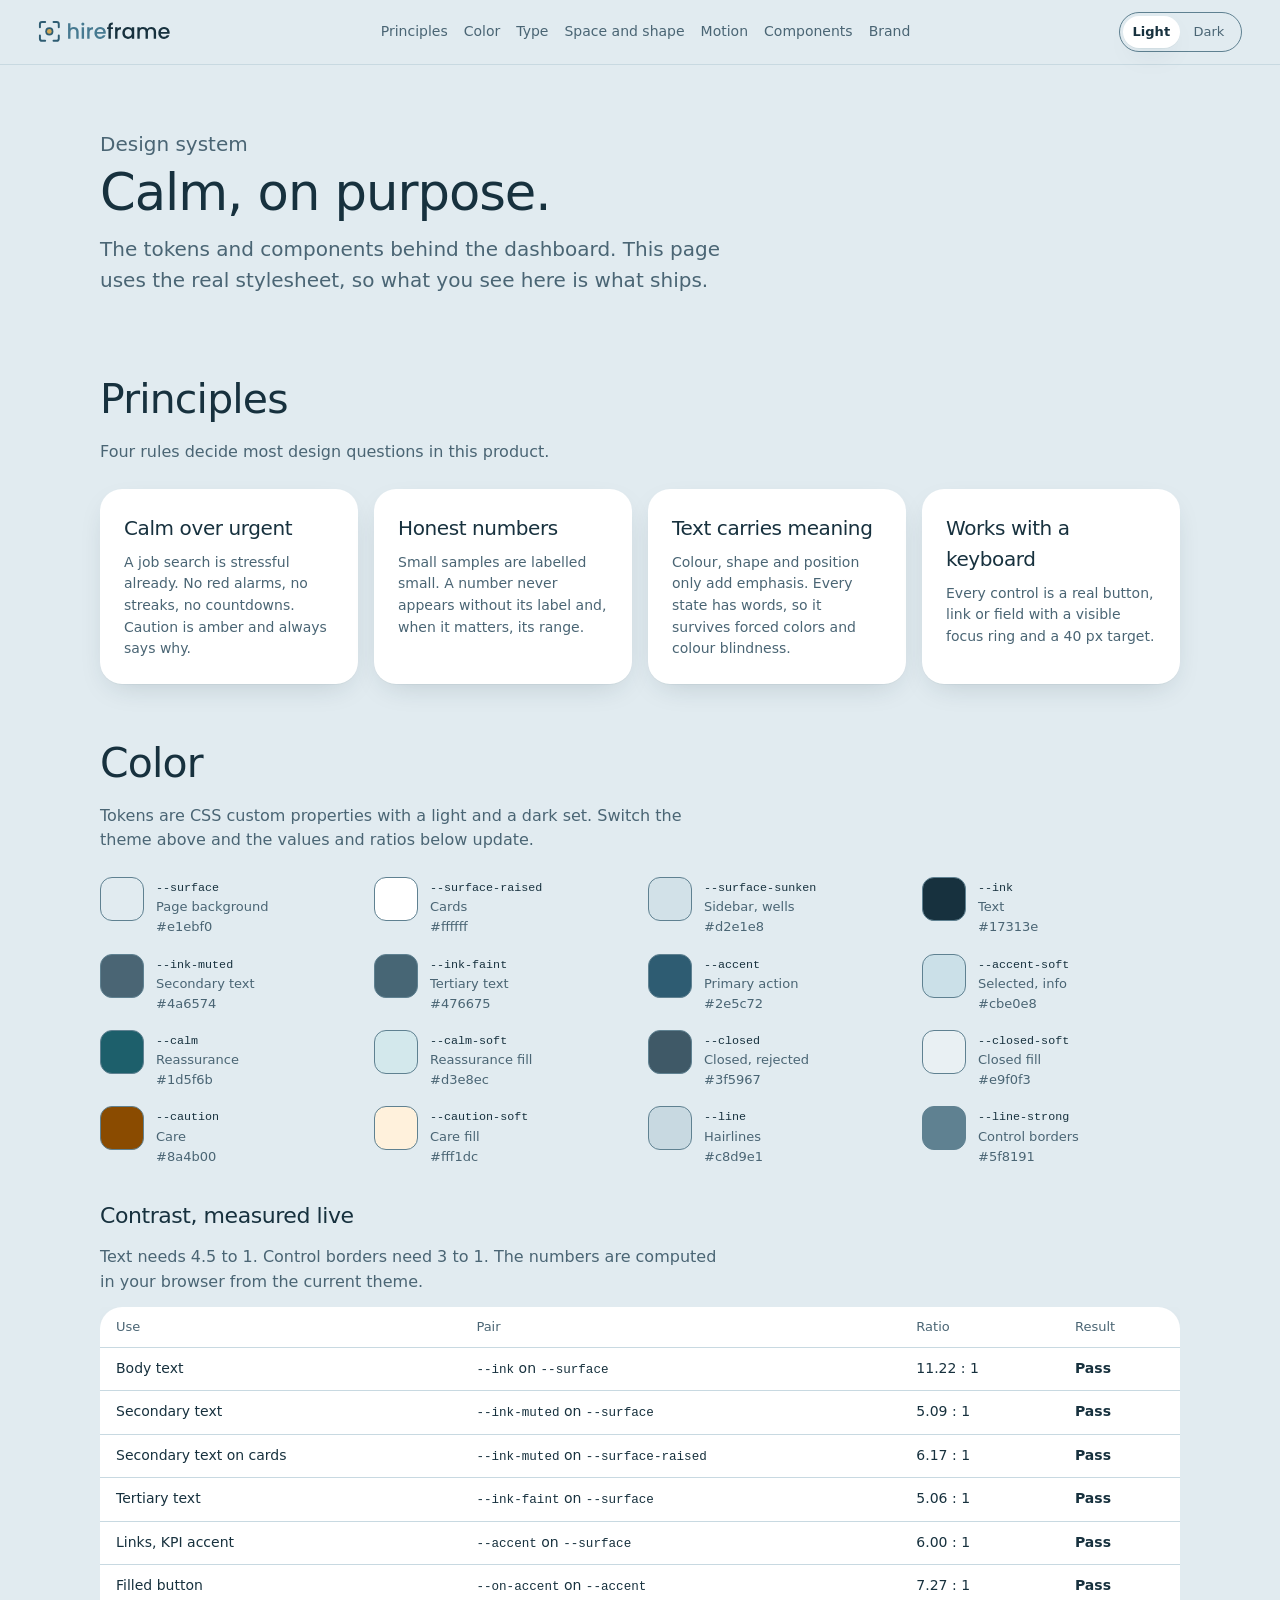
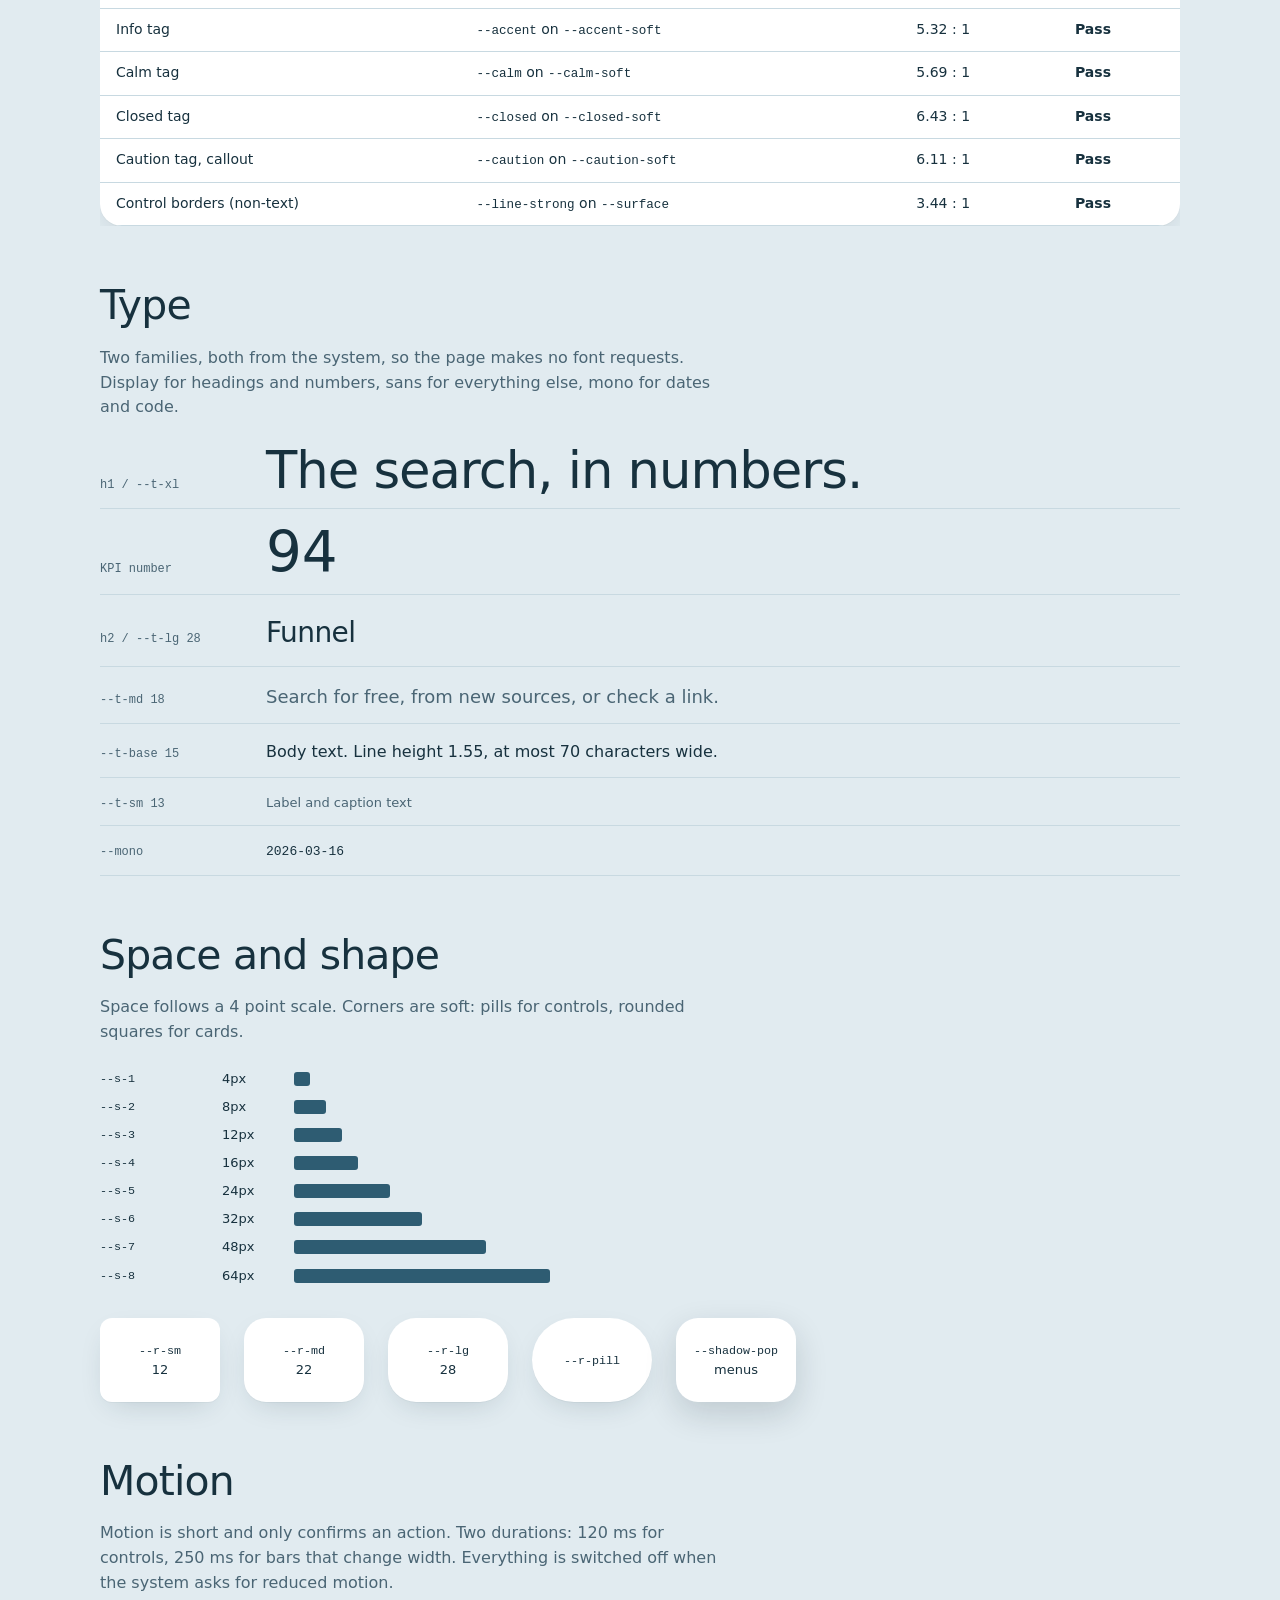
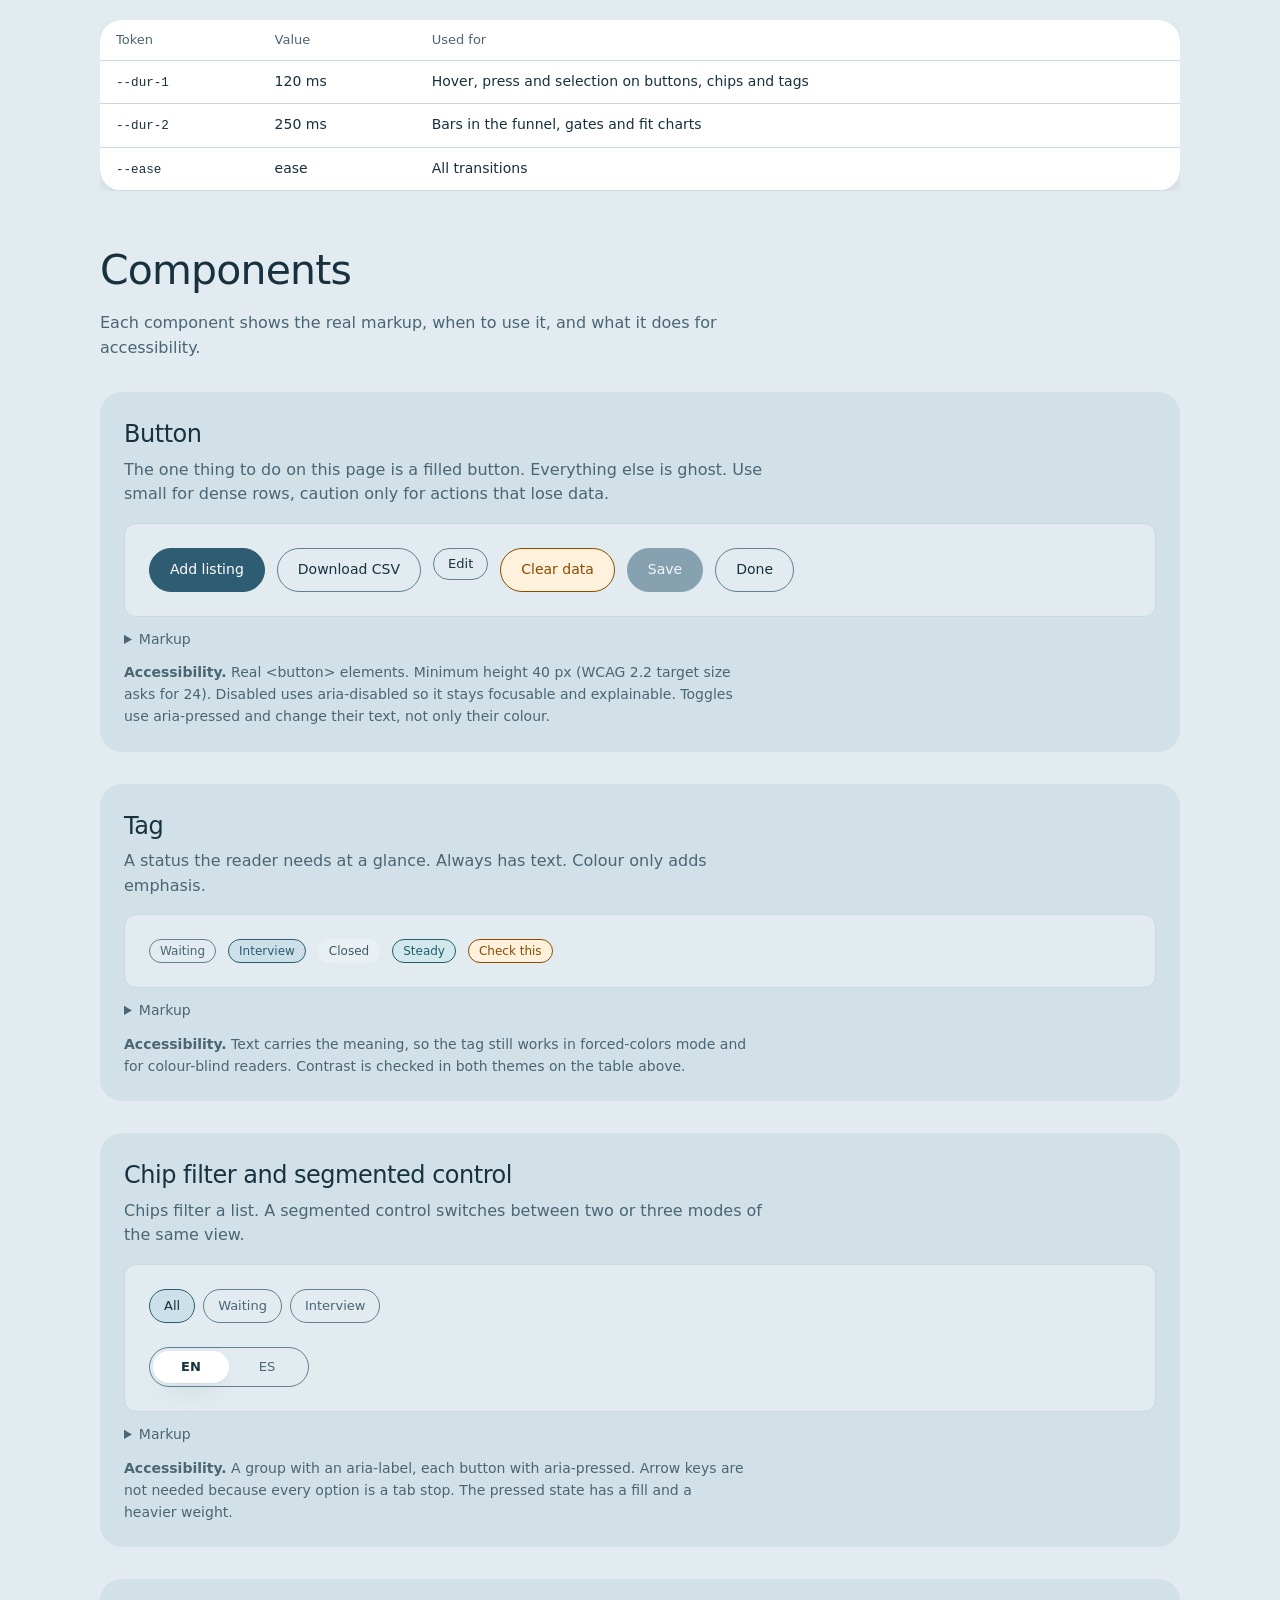
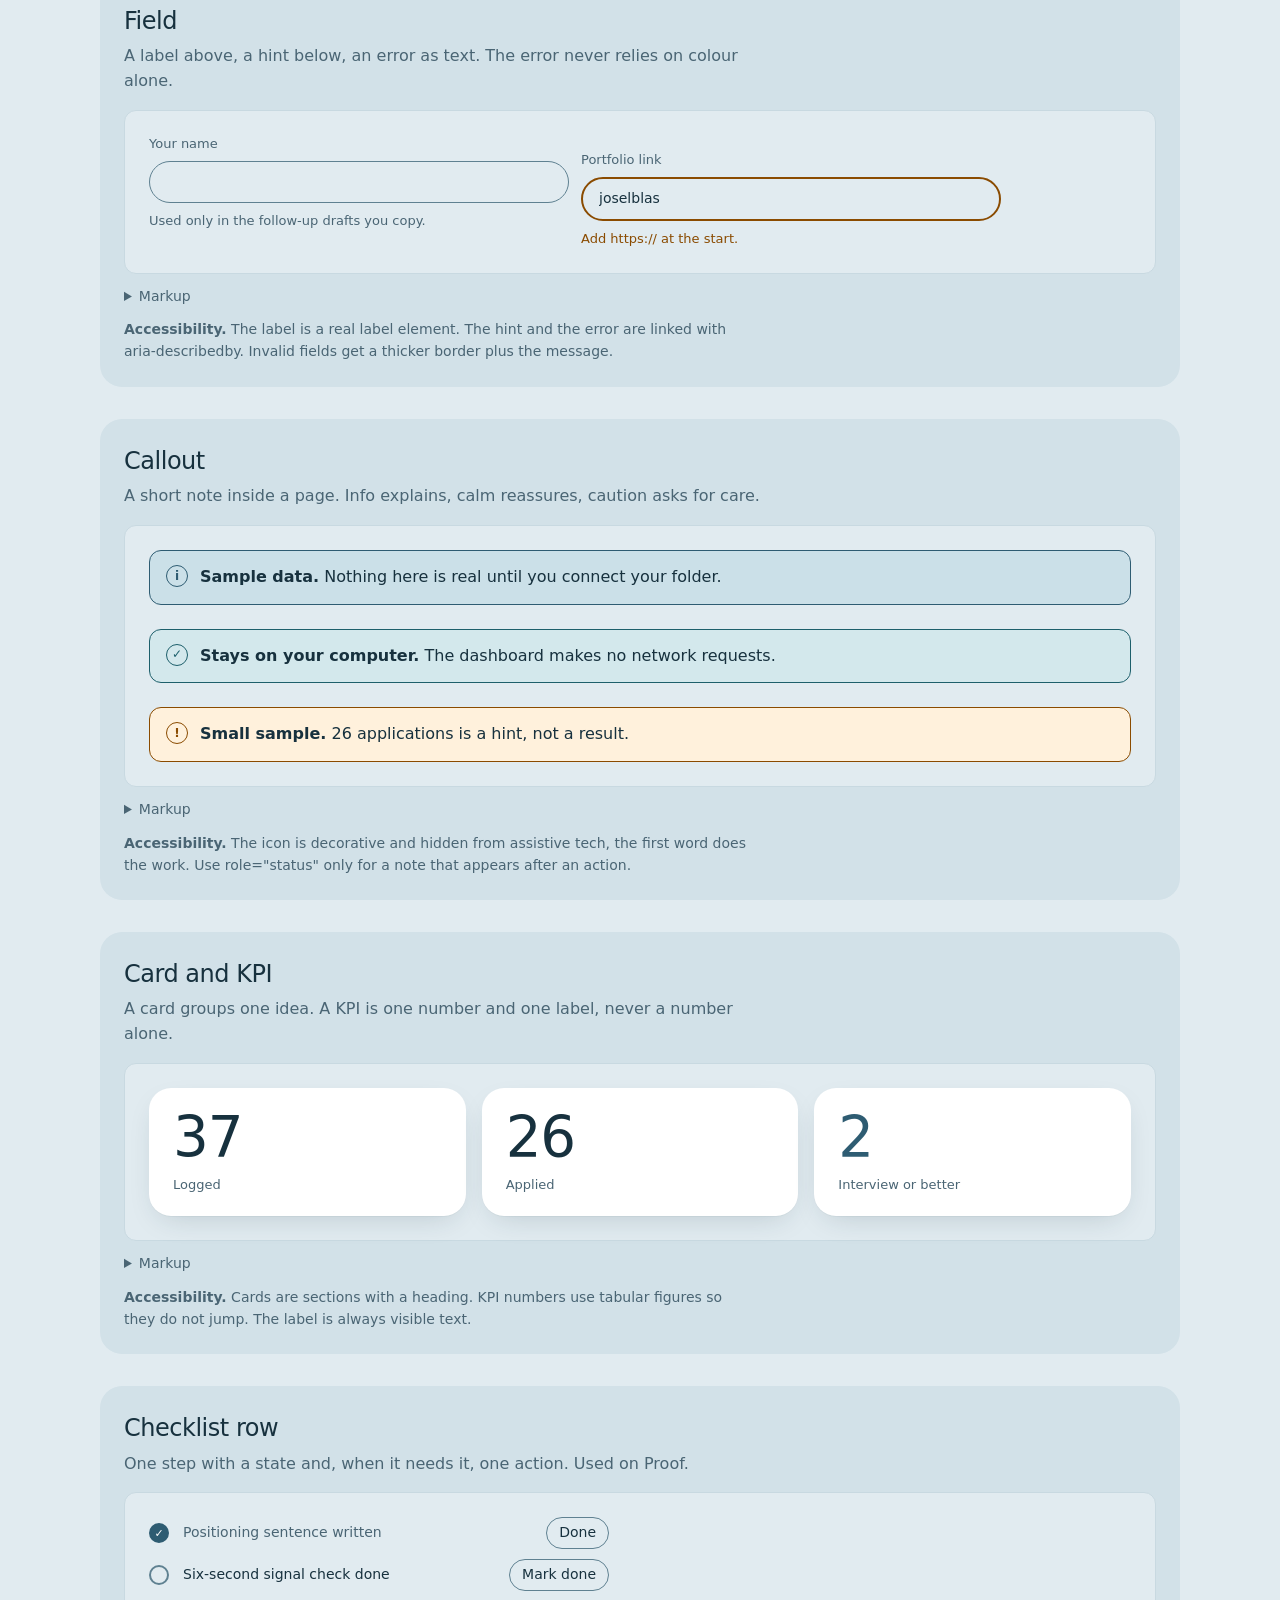
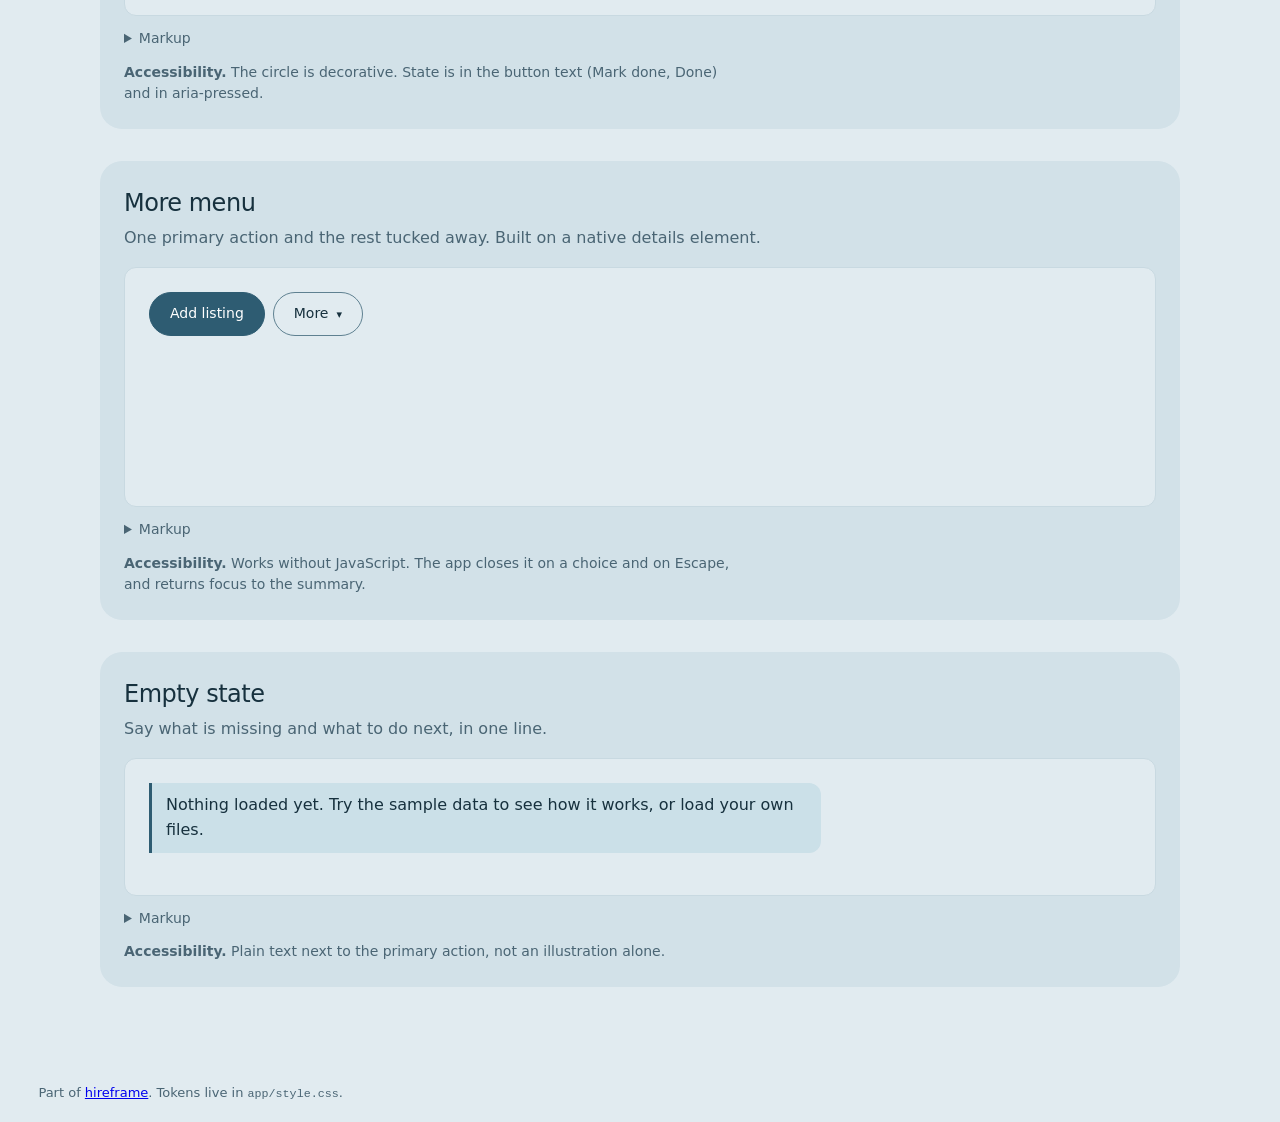
<file: design/system/index.html>
<!doctype html>
<html lang="en" data-theme="light">
<head>
<meta charset="utf-8">
<link rel="icon" href="../../design/brand/assets/favicon.svg" type="image/svg+xml">
<meta name="viewport" content="width=device-width, initial-scale=1">
<title>hireframe design system</title>
<meta name="description" content="The tokens and components behind the hireframe dashboard, shown with the real stylesheet.">
<link rel="stylesheet" href="../../app/style.css">
<style>
body { font-size: 16px; }
.ds-skip { position: absolute; left: 12px; top: -60px; background: var(--accent); color: var(--on-accent); padding: 10px 16px; border-radius: var(--r-pill); z-index: 50; }
.ds-skip:focus { top: 12px; }
.ds-bar { position: sticky; top: 0; z-index: 10; display: flex; gap: var(--s-4); align-items: center; justify-content: space-between; flex-wrap: wrap; padding: var(--s-3) var(--gutter); background: var(--surface); border-bottom: 1px solid var(--line); }
.ds-bar nav { display: flex; gap: var(--s-4); flex-wrap: wrap; }
.ds-bar a { color: var(--ink-muted); text-decoration: none; font-size: 14px; }
.ds-bar a:hover { color: var(--ink); text-decoration: underline; }
.ds-wrap { width: min(1080px, 100% - 2 * var(--gutter)); margin-inline: auto; padding-bottom: var(--s-8); }
.ds-hero { padding: var(--s-7) 0 var(--s-5); }
.ds-hero h1 { max-width: 16ch; }
.ds-hero p { font-size: 20px; color: var(--ink-muted); max-width: 52ch; margin-top: var(--s-4); }
.ds-sec { padding-top: var(--s-7); }
.ds-sec > h2 { font-size: clamp(1.8rem, 3.2vw, 2.6rem); margin-bottom: var(--s-2); }
.ds-sec > .lead { color: var(--ink-muted); max-width: 62ch; margin-bottom: var(--s-5); }
.ds-principles { display: grid; grid-template-columns: repeat(auto-fit, minmax(230px, 1fr)); gap: var(--s-4); list-style: none; padding: 0; margin: 0; }
.ds-principles li { background: var(--surface-raised); box-shadow: var(--shadow); border-radius: var(--r-md); padding: var(--s-5); }
.ds-principles h3 { font-size: 20px; margin-bottom: var(--s-2); }
.ds-principles p { color: var(--ink-muted); font-size: 14px; }
.ds-swatches { list-style: none; padding: 0; margin: 0; display: grid; grid-template-columns: repeat(auto-fill, minmax(230px, 1fr)); gap: var(--s-4); }
.ds-swatches li { display: flex; gap: var(--s-3); align-items: flex-start; font-size: 13px; }
.ds-sw { width: 44px; height: 44px; border-radius: var(--r-sm); border: 1px solid var(--line-strong); flex: none; }
table.ds-t { width: 100%; border-collapse: collapse; font-size: 14px; background: var(--surface-raised); border-radius: var(--r-md); overflow: hidden; box-shadow: var(--shadow); }
.ds-t th, .ds-t td { text-align: left; padding: 10px var(--s-4); border-bottom: 1px solid var(--line); }
.ds-t th { font-weight: 500; color: var(--ink-muted); font-size: 13px; }
.ds-pass { font-weight: 600; }
.ds-type { display: grid; gap: var(--s-4); }
.ds-type > div { display: grid; grid-template-columns: 150px minmax(0, 1fr); gap: var(--s-4); align-items: baseline; border-bottom: 1px solid var(--line); padding-bottom: var(--s-3); }
.ds-type code { color: var(--ink-muted); font-size: 12px; }
.ds-scale { display: grid; gap: var(--s-2); }
.ds-scale > div { display: grid; grid-template-columns: 110px 60px minmax(0, 1fr); gap: var(--s-3); align-items: center; font-size: 13px; }
.ds-scale i { display: block; max-width: 100%; height: 14px; background: var(--accent); border-radius: 3px; }
.ds-radii { display: flex; gap: var(--s-5); flex-wrap: wrap; }
.ds-radii div { width: 120px; height: 84px; background: var(--surface-raised); box-shadow: var(--shadow); display: grid; place-items: center; font-size: 13px; text-align: center; }
.ds-comp { margin-top: var(--s-6); padding: var(--s-5); background: var(--surface-sunken); border-radius: var(--r-md); }
.ds-comp-head { margin-bottom: var(--s-4); }
.ds-comp-head h3 { font-size: 24px; }
.ds-comp-head p { color: var(--ink-muted); max-width: 64ch; margin-top: 4px; }
.ds-demo { background: var(--surface); border: 1px solid var(--line); border-radius: var(--r-sm); padding: var(--s-5); display: flex; flex-wrap: wrap; gap: var(--s-3); align-items: flex-start; }
.ds-demo > .callout, .ds-demo > .field, .ds-demo > .kpis, .ds-demo > .chk, .ds-demo > .proof-empty, .ds-demo > .chips, .ds-demo > .seg { flex: 1 1 100%; }
.ds-demo .more-menu { position: static; margin-top: 6px; }
.ds-demo details.more { position: static; }
.ds-code { margin-top: var(--s-3); }
.ds-code summary { cursor: pointer; font-size: 14px; color: var(--ink-muted); }
.ds-code pre { overflow-x: auto; background: var(--surface-raised); border: 1px solid var(--line); border-radius: var(--r-sm); padding: var(--s-4); font-size: 12.5px; line-height: 1.5; }
.ds-a11y { margin-top: var(--s-3); font-size: 14px; color: var(--ink-muted); max-width: 70ch; }
@media (max-width: 560px) { .ds-type > div { grid-template-columns: minmax(0, 1fr); gap: 4px; } .ds-scale > div { grid-template-columns: 70px 50px minmax(0, 1fr); } .ds-demo { padding: var(--s-4); } .ds-comp { padding: var(--s-4); } }
footer.ds-foot { padding: var(--s-6) var(--gutter); color: var(--ink-muted); font-size: 13px; }

/* hireframe wordmark: colours come from tokens, so it follows the theme */
:root { --gold: #D6AA58; --wm-ai: #477A91; --wm-disc: #477A91; }
:root[data-theme="dark"] { --wm-ai: #D6AA58; --wm-disc: #A9CDD4; }
.wm { display: inline-block; height: 30px; width: auto; vertical-align: middle; }
.wm .i { fill: var(--ink); } .wm .a { fill: var(--wm-ai); } .wm .o { fill: var(--gold); }
/* Hireframe mark: corner brackets and a gold core in a deep steel ring (light); no ring on dark */
.wm .f { fill: none; stroke: #2E5C72; stroke-width: 7.5; stroke-linecap: round; stroke-linejoin: round; } .wm .r { fill: #2E5C72; }
:root[data-theme="dark"] .wm .f { stroke: var(--wm-disc); } :root[data-theme="dark"] .wm .r { fill: none; } :root[data-theme="dark"] .wm .o { r: 11.5px; }
.pill .wm { height: 24px; } .center .wm { height: 38px; }
</style>
</head>
<body>
<a class="ds-skip" href="#main">Skip to content</a>
<header class="ds-bar">
  <a class="brand" href="../../app/index.html" style="padding:0"><svg class="wm" viewBox="0 0 461 110" role="img" aria-label="hireframe"><g transform="translate(-6 7.91) scale(0.9)"><path class="f" d="M14 34V22a8 8 0 0 1 8-8h12M66 14h12a8 8 0 0 1 8 8v12M86 66v12a8 8 0 0 1-8 8H66M34 86H22a8 8 0 0 1-8-8V66"/><circle class="r" cx="50" cy="50" r="15.5"/><circle class="o" cx="50" cy="50" r="9.0"/></g><path class="i" d="M257.84 45.02H250.5V78H242.22V45.02H237.54V38.33H242.22V35.52Q242.22 28.68 245.85 25.55Q249.49 22.42 257.26 22.42V29.26Q253.52 29.26 252.01 30.66Q250.5 32.06 250.5 35.52V38.33H257.84Z M285.2 37.68V46.18H283.11Q278.29 46.18 275.8 48.62Q273.32 51.07 273.32 57.12V78H265.11V38.33H273.32V44.09Q275.12 41.06 278.11 39.37Q281.1 37.68 285.2 37.68Z M308.74 37.68Q313.42 37.68 316.92 39.52Q320.41 41.35 322.5 44.09V38.33H330.78V78H322.5V72.1Q320.41 74.9 316.81 76.78Q313.21 78.65 308.6 78.65Q303.49 78.65 299.24 76.02Q294.99 73.39 292.51 68.68Q290.02 63.96 290.02 57.98Q290.02 52.01 292.51 47.4Q294.99 42.79 299.28 40.24Q303.56 37.68 308.74 37.68ZM310.47 44.81Q307.3 44.81 304.57 46.36Q301.83 47.9 300.14 50.89Q298.45 53.88 298.45 57.98Q298.45 62.09 300.14 65.18Q301.83 68.28 304.6 69.9Q307.38 71.52 310.47 71.52Q313.64 71.52 316.38 69.94Q319.11 68.35 320.8 65.29Q322.5 62.23 322.5 58.13Q322.5 54.02 320.8 51Q319.11 47.98 316.38 46.39Q313.64 44.81 310.47 44.81Z M405.94 54.6V78H397.81V55.82Q397.81 50.5 395.14 47.65Q392.48 44.81 387.87 44.81Q383.26 44.81 380.56 47.65Q377.86 50.5 377.86 55.82V78H369.73V55.82Q369.73 50.5 367.06 47.65Q364.4 44.81 359.79 44.81Q355.18 44.81 352.48 47.65Q349.78 50.5 349.78 55.82V78H341.58V38.33H349.78V42.86Q351.8 40.42 354.9 39.05Q357.99 37.68 361.52 37.68Q366.27 37.68 370.02 39.7Q373.76 41.71 375.78 45.53Q377.58 41.93 381.39 39.8Q385.21 37.68 389.6 37.68Q394.28 37.68 397.99 39.62Q401.7 41.57 403.82 45.38Q405.94 49.2 405.94 54.6Z M452.46 61.22H422.14Q422.5 65.98 425.67 68.86Q428.84 71.74 433.45 71.74Q440.07 71.74 442.81 66.19H451.66Q449.86 71.66 445.15 75.16Q440.43 78.65 433.45 78.65Q427.76 78.65 423.26 76.09Q418.76 73.54 416.2 68.89Q413.65 64.25 413.65 58.13Q413.65 52.01 416.13 47.36Q418.62 42.72 423.12 40.2Q427.62 37.68 433.45 37.68Q439.06 37.68 443.46 40.13Q447.85 42.58 450.3 47Q452.74 51.43 452.74 57.19Q452.74 59.42 452.46 61.22ZM444.18 54.6Q444.1 50.06 440.94 47.33Q437.77 44.59 433.09 44.59Q428.84 44.59 425.82 47.29Q422.79 49.99 422.22 54.6Z"/><path class="a" d="M139.69 54.6V78H131.55V55.82Q131.55 50.5 128.89 47.65Q126.22 44.81 121.62 44.81Q117.01 44.81 114.31 47.65Q111.61 50.5 111.61 55.82V78H103.4V24.72H111.61V42.94Q113.7 40.42 116.9 39.05Q120.1 37.68 123.92 37.68Q128.46 37.68 132.02 39.62Q135.58 41.57 137.64 45.38Q139.69 49.2 139.69 54.6Z M149.05 27.82Q149.05 25.58 150.56 24.07Q152.07 22.56 154.3 22.56Q156.46 22.56 157.98 24.07Q159.49 25.58 159.49 27.82Q159.49 30.05 157.98 31.56Q156.46 33.07 154.3 33.07Q152.07 33.07 150.56 31.56Q149.05 30.05 149.05 27.82ZM158.34 38.33V78H150.13V38.33Z M189.22 37.68V46.18H187.14Q182.31 46.18 179.83 48.62Q177.34 51.07 177.34 57.12V78H169.14V38.33H177.34V44.09Q179.14 41.06 182.13 39.37Q185.12 37.68 189.22 37.68Z M232.86 61.22H202.54Q202.9 65.98 206.07 68.86Q209.24 71.74 213.85 71.74Q220.47 71.74 223.21 66.19H232.06Q230.26 71.66 225.55 75.16Q220.83 78.65 213.85 78.65Q208.16 78.65 203.66 76.09Q199.16 73.54 196.6 68.89Q194.05 64.25 194.05 58.13Q194.05 52.01 196.53 47.36Q199.02 42.72 203.52 40.2Q208.02 37.68 213.85 37.68Q219.46 37.68 223.86 40.13Q228.25 42.58 230.7 47Q233.14 51.43 233.14 57.19Q233.14 59.42 232.86 61.22ZM224.58 54.6Q224.5 50.06 221.34 47.33Q218.17 44.59 213.49 44.59Q209.24 44.59 206.22 47.29Q203.19 49.99 202.62 54.6Z"/></svg></a>
  <nav aria-label="On this page"><a href="#principles">Principles</a><a href="#color">Color</a><a href="#type">Type</a><a href="#space">Space and shape</a><a href="#motion">Motion</a><a href="#components">Components</a><a href="../brand/">Brand</a></nav>
  <div class="seg" role="group" aria-label="Theme"><button type="button" data-theme-set="light" aria-pressed="true">Light</button><button type="button" data-theme-set="dark" aria-pressed="false">Dark</button></div>
</header>
<main id="main" tabindex="-1" class="ds-wrap">
  <div class="ds-hero">
    <p class="eyebrow">Design system</p>
    <h1>Calm, on purpose.</h1>
    <p>The tokens and components behind the dashboard. This page uses the real stylesheet, so what you see here is what ships.</p>
  </div>

  <section class="ds-sec" id="principles" aria-labelledby="h-pr"><h2 id="h-pr">Principles</h2>
    <p class="lead">Four rules decide most design questions in this product.</p>
    <ul class="ds-principles">
      <li><h3>Calm over urgent</h3><p>A job search is stressful already. No red alarms, no streaks, no countdowns. Caution is amber and always says why.</p></li>
      <li><h3>Honest numbers</h3><p>Small samples are labelled small. A number never appears without its label and, when it matters, its range.</p></li>
      <li><h3>Text carries meaning</h3><p>Colour, shape and position only add emphasis. Every state has words, so it survives forced colors and colour blindness.</p></li>
      <li><h3>Works with a keyboard</h3><p>Every control is a real button, link or field with a visible focus ring and a 40 px target.</p></li>
    </ul>
  </section>

  <section class="ds-sec" id="color" aria-labelledby="h-co"><h2 id="h-co">Color</h2>
    <p class="lead">Tokens are CSS custom properties with a light and a dark set. Switch the theme above and the values and ratios below update.</p>
    <ul class="ds-swatches"><li><span class="ds-sw" style="background:var(--surface)"></span><span><code>--surface</code><br><span class="muted">Page background</span><br><span class="muted ds-hex" data-v="surface"></span></span></li><li><span class="ds-sw" style="background:var(--surface-raised)"></span><span><code>--surface-raised</code><br><span class="muted">Cards</span><br><span class="muted ds-hex" data-v="surface-raised"></span></span></li><li><span class="ds-sw" style="background:var(--surface-sunken)"></span><span><code>--surface-sunken</code><br><span class="muted">Sidebar, wells</span><br><span class="muted ds-hex" data-v="surface-sunken"></span></span></li><li><span class="ds-sw" style="background:var(--ink)"></span><span><code>--ink</code><br><span class="muted">Text</span><br><span class="muted ds-hex" data-v="ink"></span></span></li><li><span class="ds-sw" style="background:var(--ink-muted)"></span><span><code>--ink-muted</code><br><span class="muted">Secondary text</span><br><span class="muted ds-hex" data-v="ink-muted"></span></span></li><li><span class="ds-sw" style="background:var(--ink-faint)"></span><span><code>--ink-faint</code><br><span class="muted">Tertiary text</span><br><span class="muted ds-hex" data-v="ink-faint"></span></span></li><li><span class="ds-sw" style="background:var(--accent)"></span><span><code>--accent</code><br><span class="muted">Primary action</span><br><span class="muted ds-hex" data-v="accent"></span></span></li><li><span class="ds-sw" style="background:var(--accent-soft)"></span><span><code>--accent-soft</code><br><span class="muted">Selected, info</span><br><span class="muted ds-hex" data-v="accent-soft"></span></span></li><li><span class="ds-sw" style="background:var(--calm)"></span><span><code>--calm</code><br><span class="muted">Reassurance</span><br><span class="muted ds-hex" data-v="calm"></span></span></li><li><span class="ds-sw" style="background:var(--calm-soft)"></span><span><code>--calm-soft</code><br><span class="muted">Reassurance fill</span><br><span class="muted ds-hex" data-v="calm-soft"></span></span></li><li><span class="ds-sw" style="background:var(--closed)"></span><span><code>--closed</code><br><span class="muted">Closed, rejected</span><br><span class="muted ds-hex" data-v="closed"></span></span></li><li><span class="ds-sw" style="background:var(--closed-soft)"></span><span><code>--closed-soft</code><br><span class="muted">Closed fill</span><br><span class="muted ds-hex" data-v="closed-soft"></span></span></li><li><span class="ds-sw" style="background:var(--caution)"></span><span><code>--caution</code><br><span class="muted">Care</span><br><span class="muted ds-hex" data-v="caution"></span></span></li><li><span class="ds-sw" style="background:var(--caution-soft)"></span><span><code>--caution-soft</code><br><span class="muted">Care fill</span><br><span class="muted ds-hex" data-v="caution-soft"></span></span></li><li><span class="ds-sw" style="background:var(--line)"></span><span><code>--line</code><br><span class="muted">Hairlines</span><br><span class="muted ds-hex" data-v="line"></span></span></li><li><span class="ds-sw" style="background:var(--line-strong)"></span><span><code>--line-strong</code><br><span class="muted">Control borders</span><br><span class="muted ds-hex" data-v="line-strong"></span></span></li></ul>
    <h3 style="margin:var(--s-6) 0 var(--s-3);font-size:22px">Contrast, measured live</h3>
    <p class="muted" style="margin-bottom:var(--s-3);max-width:62ch">Text needs 4.5 to 1. Control borders need 3 to 1. The numbers are computed in your browser from the current theme.</p>
    <div class="table-wrap" style="overflow-x:auto"><table class="ds-t"><thead><tr><th scope="col">Use</th><th scope="col">Pair</th><th scope="col">Ratio</th><th scope="col">Result</th></tr></thead><tbody><tr data-fg="ink" data-bg="surface" data-min="4.5"><td>Body text</td><td><code>--ink</code> on <code>--surface</code></td><td class="num ds-ratio"></td><td class="ds-pass"></td></tr><tr data-fg="ink-muted" data-bg="surface" data-min="4.5"><td>Secondary text</td><td><code>--ink-muted</code> on <code>--surface</code></td><td class="num ds-ratio"></td><td class="ds-pass"></td></tr><tr data-fg="ink-muted" data-bg="surface-raised" data-min="4.5"><td>Secondary text on cards</td><td><code>--ink-muted</code> on <code>--surface-raised</code></td><td class="num ds-ratio"></td><td class="ds-pass"></td></tr><tr data-fg="ink-faint" data-bg="surface" data-min="4.5"><td>Tertiary text</td><td><code>--ink-faint</code> on <code>--surface</code></td><td class="num ds-ratio"></td><td class="ds-pass"></td></tr><tr data-fg="accent" data-bg="surface" data-min="4.5"><td>Links, KPI accent</td><td><code>--accent</code> on <code>--surface</code></td><td class="num ds-ratio"></td><td class="ds-pass"></td></tr><tr data-fg="on-accent" data-bg="accent" data-min="4.5"><td>Filled button</td><td><code>--on-accent</code> on <code>--accent</code></td><td class="num ds-ratio"></td><td class="ds-pass"></td></tr><tr data-fg="accent" data-bg="accent-soft" data-min="4.5"><td>Info tag</td><td><code>--accent</code> on <code>--accent-soft</code></td><td class="num ds-ratio"></td><td class="ds-pass"></td></tr><tr data-fg="calm" data-bg="calm-soft" data-min="4.5"><td>Calm tag</td><td><code>--calm</code> on <code>--calm-soft</code></td><td class="num ds-ratio"></td><td class="ds-pass"></td></tr><tr data-fg="closed" data-bg="closed-soft" data-min="4.5"><td>Closed tag</td><td><code>--closed</code> on <code>--closed-soft</code></td><td class="num ds-ratio"></td><td class="ds-pass"></td></tr><tr data-fg="caution" data-bg="caution-soft" data-min="4.5"><td>Caution tag, callout</td><td><code>--caution</code> on <code>--caution-soft</code></td><td class="num ds-ratio"></td><td class="ds-pass"></td></tr><tr data-fg="line-strong" data-bg="surface" data-min="3"><td>Control borders (non-text)</td><td><code>--line-strong</code> on <code>--surface</code></td><td class="num ds-ratio"></td><td class="ds-pass"></td></tr></tbody></table></div>
  </section>

  <section class="ds-sec" id="type" aria-labelledby="h-ty"><h2 id="h-ty">Type</h2>
    <p class="lead">Two families, both from the system, so the page makes no font requests. Display for headings and numbers, sans for everything else, mono for dates and code.</p>
    <div class="ds-type">
      <div><code>h1 / --t-xl</code><span style="font-family:var(--display);font-size:clamp(2.2rem,4vw,3.4rem);line-height:1.02;letter-spacing:-.02em">The search, in numbers.</span></div>
      <div><code>KPI number</code><span class="num" style="font-family:var(--display);font-weight:300;font-size:clamp(2.6rem,4.4vw,4.2rem);line-height:1">94</span></div>
      <div><code>h2 / --t-lg 28</code><span style="font-family:var(--display);font-size:28px;letter-spacing:-.02em">Funnel</span></div>
      <div><code>--t-md 18</code><span style="font-size:18px;color:var(--ink-muted)">Search for free, from new sources, or check a link.</span></div>
      <div><code>--t-base 15</code><span>Body text. Line height 1.55, at most 70 characters wide.</span></div>
      <div><code>--t-sm 13</code><span class="label">Label and caption text</span></div>
      <div><code>--mono</code><span style="font-family:var(--mono);font-size:13px">2026-03-16</span></div>
    </div>
  </section>

  <section class="ds-sec" id="space" aria-labelledby="h-sp"><h2 id="h-sp">Space and shape</h2>
    <p class="lead">Space follows a 4 point scale. Corners are soft: pills for controls, rounded squares for cards.</p>
    <div class="ds-scale" aria-label="Spacing scale">
      <div><code>--s-1</code><span class="num">4px</span><i style="width:16px"></i></div><div><code>--s-2</code><span class="num">8px</span><i style="width:32px"></i></div><div><code>--s-3</code><span class="num">12px</span><i style="width:48px"></i></div><div><code>--s-4</code><span class="num">16px</span><i style="width:64px"></i></div><div><code>--s-5</code><span class="num">24px</span><i style="width:96px"></i></div><div><code>--s-6</code><span class="num">32px</span><i style="width:128px"></i></div><div><code>--s-7</code><span class="num">48px</span><i style="width:192px"></i></div><div><code>--s-8</code><span class="num">64px</span><i style="width:256px"></i></div>
    </div>
    <div class="ds-radii" style="margin-top:var(--s-6)">
      <div style="border-radius:var(--r-sm)"><span><code>--r-sm</code><br>12</span></div>
      <div style="border-radius:var(--r-md)"><span><code>--r-md</code><br>22</span></div>
      <div style="border-radius:var(--r-lg)"><span><code>--r-lg</code><br>28</span></div>
      <div style="border-radius:var(--r-pill)"><span><code>--r-pill</code></span></div>
      <div style="border-radius:var(--r-md);box-shadow:var(--shadow-pop)"><span><code>--shadow-pop</code><br>menus</span></div>
    </div>
  </section>

  <section class="ds-sec" id="motion" aria-labelledby="h-mo"><h2 id="h-mo">Motion</h2>
    <p class="lead">Motion is short and only confirms an action. Two durations: 120 ms for controls, 250 ms for bars that change width. Everything is switched off when the system asks for reduced motion.</p>
    <div style="overflow-x:auto"><table class="ds-t"><thead><tr><th scope="col">Token</th><th scope="col">Value</th><th scope="col">Used for</th></tr></thead><tbody>
      <tr><td><code>--dur-1</code></td><td class="num">120 ms</td><td>Hover, press and selection on buttons, chips and tags</td></tr>
      <tr><td><code>--dur-2</code></td><td class="num">250 ms</td><td>Bars in the funnel, gates and fit charts</td></tr>
      <tr><td><code>--ease</code></td><td>ease</td><td>All transitions</td></tr>
    </tbody></table></div>
  </section>

  <section class="ds-sec" id="components" aria-labelledby="h-cm"><h2 id="h-cm">Components</h2>
    <p class="lead">Each component shows the real markup, when to use it, and what it does for accessibility.</p>
    <section class="ds-comp" aria-labelledby="c0"><div class="ds-comp-head"><h3 id="c0">Button</h3><p>The one thing to do on this page is a filled button. Everything else is ghost. Use small for dense rows, caution only for actions that lose data.</p></div>
<div class="ds-demo"><button class="btn" type="button">Add listing</button>
<button class="btn ghost" type="button">Download CSV</button>
<button class="btn ghost sm" type="button">Edit</button>
<button class="btn caution" type="button">Clear data</button>
<button class="btn" type="button" aria-disabled="true">Save</button>
<button class="btn ghost" type="button" aria-pressed="true">Done</button></div>
<details class="ds-code"><summary>Markup</summary><pre><code>&lt;button class=&quot;btn&quot; type=&quot;button&quot;&gt;Add listing&lt;/button&gt;
&lt;button class=&quot;btn ghost&quot; type=&quot;button&quot;&gt;Download CSV&lt;/button&gt;
&lt;button class=&quot;btn ghost sm&quot; type=&quot;button&quot;&gt;Edit&lt;/button&gt;
&lt;button class=&quot;btn caution&quot; type=&quot;button&quot;&gt;Clear data&lt;/button&gt;
&lt;button class=&quot;btn&quot; type=&quot;button&quot; aria-disabled=&quot;true&quot;&gt;Save&lt;/button&gt;
&lt;button class=&quot;btn ghost&quot; type=&quot;button&quot; aria-pressed=&quot;true&quot;&gt;Done&lt;/button&gt;</code></pre></details>
<p class="ds-a11y"><strong>Accessibility.</strong> Real &lt;button&gt; elements. Minimum height 40 px (WCAG 2.2 target size asks for 24). Disabled uses aria-disabled so it stays focusable and explainable. Toggles use aria-pressed and change their text, not only their colour.</p></section>
<section class="ds-comp" aria-labelledby="c1"><div class="ds-comp-head"><h3 id="c1">Tag</h3><p>A status the reader needs at a glance. Always has text. Colour only adds emphasis.</p></div>
<div class="ds-demo"><span class="tag">Waiting</span>
<span class="tag accent">Interview</span>
<span class="tag closed">Closed</span>
<span class="tag calm">Steady</span>
<span class="tag caution">Check this</span></div>
<details class="ds-code"><summary>Markup</summary><pre><code>&lt;span class=&quot;tag&quot;&gt;Waiting&lt;/span&gt;
&lt;span class=&quot;tag accent&quot;&gt;Interview&lt;/span&gt;
&lt;span class=&quot;tag closed&quot;&gt;Closed&lt;/span&gt;
&lt;span class=&quot;tag calm&quot;&gt;Steady&lt;/span&gt;
&lt;span class=&quot;tag caution&quot;&gt;Check this&lt;/span&gt;</code></pre></details>
<p class="ds-a11y"><strong>Accessibility.</strong> Text carries the meaning, so the tag still works in forced-colors mode and for colour-blind readers. Contrast is checked in both themes on the table above.</p></section>
<section class="ds-comp" aria-labelledby="c2"><div class="ds-comp-head"><h3 id="c2">Chip filter and segmented control</h3><p>Chips filter a list. A segmented control switches between two or three modes of the same view.</p></div>
<div class="ds-demo"><div class="chips" role="group" aria-label="Filter">
  <button class="chip" type="button" aria-pressed="true">All</button>
  <button class="chip" type="button" aria-pressed="false">Waiting</button>
  <button class="chip" type="button" aria-pressed="false">Interview</button>
</div>
<div class="seg" role="group" aria-label="Language" style="max-width:160px;margin-top:12px">
  <button type="button" aria-pressed="true">EN</button>
  <button type="button" aria-pressed="false">ES</button>
</div></div>
<details class="ds-code"><summary>Markup</summary><pre><code>&lt;div class=&quot;chips&quot; role=&quot;group&quot; aria-label=&quot;Filter&quot;&gt;
  &lt;button class=&quot;chip&quot; type=&quot;button&quot; aria-pressed=&quot;true&quot;&gt;All&lt;/button&gt;
  &lt;button class=&quot;chip&quot; type=&quot;button&quot; aria-pressed=&quot;false&quot;&gt;Waiting&lt;/button&gt;
  &lt;button class=&quot;chip&quot; type=&quot;button&quot; aria-pressed=&quot;false&quot;&gt;Interview&lt;/button&gt;
&lt;/div&gt;
&lt;div class=&quot;seg&quot; role=&quot;group&quot; aria-label=&quot;Language&quot; style=&quot;max-width:160px;margin-top:12px&quot;&gt;
  &lt;button type=&quot;button&quot; aria-pressed=&quot;true&quot;&gt;EN&lt;/button&gt;
  &lt;button type=&quot;button&quot; aria-pressed=&quot;false&quot;&gt;ES&lt;/button&gt;
&lt;/div&gt;</code></pre></details>
<p class="ds-a11y"><strong>Accessibility.</strong> A group with an aria-label, each button with aria-pressed. Arrow keys are not needed because every option is a tab stop. The pressed state has a fill and a heavier weight.</p></section>
<section class="ds-comp" aria-labelledby="c3"><div class="ds-comp-head"><h3 id="c3">Field</h3><p>A label above, a hint below, an error as text. The error never relies on colour alone.</p></div>
<div class="ds-demo"><div class="field">
  <label class="label" for="ds-name">Your name</label>
  <input class="input" id="ds-name" type="text" aria-describedby="ds-name-h">
  <span class="hint" id="ds-name-h">Used only in the follow-up drafts you copy.</span>
</div>
<div class="field" style="margin-top:16px">
  <label class="label" for="ds-link">Portfolio link</label>
  <input class="input" id="ds-link" type="url" value="joselblas" aria-invalid="true" aria-describedby="ds-link-e">
  <span class="err" id="ds-link-e">Add https:// at the start.</span>
</div></div>
<details class="ds-code"><summary>Markup</summary><pre><code>&lt;div class=&quot;field&quot;&gt;
  &lt;label class=&quot;label&quot; for=&quot;ds-name&quot;&gt;Your name&lt;/label&gt;
  &lt;input class=&quot;input&quot; id=&quot;ds-name&quot; type=&quot;text&quot; aria-describedby=&quot;ds-name-h&quot;&gt;
  &lt;span class=&quot;hint&quot; id=&quot;ds-name-h&quot;&gt;Used only in the follow-up drafts you copy.&lt;/span&gt;
&lt;/div&gt;
&lt;div class=&quot;field&quot; style=&quot;margin-top:16px&quot;&gt;
  &lt;label class=&quot;label&quot; for=&quot;ds-link&quot;&gt;Portfolio link&lt;/label&gt;
  &lt;input class=&quot;input&quot; id=&quot;ds-link&quot; type=&quot;url&quot; value=&quot;joselblas&quot; aria-invalid=&quot;true&quot; aria-describedby=&quot;ds-link-e&quot;&gt;
  &lt;span class=&quot;err&quot; id=&quot;ds-link-e&quot;&gt;Add https:// at the start.&lt;/span&gt;
&lt;/div&gt;</code></pre></details>
<p class="ds-a11y"><strong>Accessibility.</strong> The label is a real label element. The hint and the error are linked with aria-describedby. Invalid fields get a thicker border plus the message.</p></section>
<section class="ds-comp" aria-labelledby="c4"><div class="ds-comp-head"><h3 id="c4">Callout</h3><p>A short note inside a page. Info explains, calm reassures, caution asks for care.</p></div>
<div class="ds-demo"><div class="callout info"><i aria-hidden="true">i</i><p><strong>Sample data.</strong> Nothing here is real until you connect your folder.</p></div>
<div class="callout calm" style="margin-top:12px"><i aria-hidden="true">&#10003;</i><p><strong>Stays on your computer.</strong> The dashboard makes no network requests.</p></div>
<div class="callout caution" style="margin-top:12px"><i aria-hidden="true">!</i><p><strong>Small sample.</strong> 26 applications is a hint, not a result.</p></div></div>
<details class="ds-code"><summary>Markup</summary><pre><code>&lt;div class=&quot;callout info&quot;&gt;&lt;i aria-hidden=&quot;true&quot;&gt;i&lt;/i&gt;&lt;p&gt;&lt;strong&gt;Sample data.&lt;/strong&gt; Nothing here is real until you connect your folder.&lt;/p&gt;&lt;/div&gt;
&lt;div class=&quot;callout calm&quot; style=&quot;margin-top:12px&quot;&gt;&lt;i aria-hidden=&quot;true&quot;&gt;&amp;#10003;&lt;/i&gt;&lt;p&gt;&lt;strong&gt;Stays on your computer.&lt;/strong&gt; The dashboard makes no network requests.&lt;/p&gt;&lt;/div&gt;
&lt;div class=&quot;callout caution&quot; style=&quot;margin-top:12px&quot;&gt;&lt;i aria-hidden=&quot;true&quot;&gt;!&lt;/i&gt;&lt;p&gt;&lt;strong&gt;Small sample.&lt;/strong&gt; 26 applications is a hint, not a result.&lt;/p&gt;&lt;/div&gt;</code></pre></details>
<p class="ds-a11y"><strong>Accessibility.</strong> The icon is decorative and hidden from assistive tech, the first word does the work. Use role=&quot;status&quot; only for a note that appears after an action.</p></section>
<section class="ds-comp" aria-labelledby="c5"><div class="ds-comp-head"><h3 id="c5">Card and KPI</h3><p>A card groups one idea. A KPI is one number and one label, never a number alone.</p></div>
<div class="ds-demo"><div class="kpis" style="grid-template-columns:repeat(auto-fit,minmax(120px,1fr))">
  <div class="card kpi"><div class="n">37</div><div class="label">Logged</div></div>
  <div class="card kpi"><div class="n">26</div><div class="label">Applied</div></div>
  <div class="card kpi accent"><div class="n">2</div><div class="label">Interview or better</div></div>
</div></div>
<details class="ds-code"><summary>Markup</summary><pre><code>&lt;div class=&quot;kpis&quot; style=&quot;grid-template-columns:repeat(auto-fit,minmax(120px,1fr))&quot;&gt;
  &lt;div class=&quot;card kpi&quot;&gt;&lt;div class=&quot;n&quot;&gt;37&lt;/div&gt;&lt;div class=&quot;label&quot;&gt;Logged&lt;/div&gt;&lt;/div&gt;
  &lt;div class=&quot;card kpi&quot;&gt;&lt;div class=&quot;n&quot;&gt;26&lt;/div&gt;&lt;div class=&quot;label&quot;&gt;Applied&lt;/div&gt;&lt;/div&gt;
  &lt;div class=&quot;card kpi accent&quot;&gt;&lt;div class=&quot;n&quot;&gt;2&lt;/div&gt;&lt;div class=&quot;label&quot;&gt;Interview or better&lt;/div&gt;&lt;/div&gt;
&lt;/div&gt;</code></pre></details>
<p class="ds-a11y"><strong>Accessibility.</strong> Cards are sections with a heading. KPI numbers use tabular figures so they do not jump. The label is always visible text.</p></section>
<section class="ds-comp" aria-labelledby="c6"><div class="ds-comp-head"><h3 id="c6">Checklist row</h3><p>One step with a state and, when it needs it, one action. Used on Proof.</p></div>
<div class="ds-demo"><ul class="chk" style="max-width:460px">
  <li class="ok"><i aria-hidden="true">&#10003;</i><span>Positioning sentence written</span><button class="btn ghost" type="button" aria-pressed="true">Done</button></li>
  <li><i aria-hidden="true"></i><span>Six-second signal check done</span><button class="btn ghost" type="button" aria-pressed="false">Mark done</button></li>
</ul></div>
<details class="ds-code"><summary>Markup</summary><pre><code>&lt;ul class=&quot;chk&quot; style=&quot;max-width:460px&quot;&gt;
  &lt;li class=&quot;ok&quot;&gt;&lt;i aria-hidden=&quot;true&quot;&gt;&amp;#10003;&lt;/i&gt;&lt;span&gt;Positioning sentence written&lt;/span&gt;&lt;button class=&quot;btn ghost&quot; type=&quot;button&quot; aria-pressed=&quot;true&quot;&gt;Done&lt;/button&gt;&lt;/li&gt;
  &lt;li&gt;&lt;i aria-hidden=&quot;true&quot;&gt;&lt;/i&gt;&lt;span&gt;Six-second signal check done&lt;/span&gt;&lt;button class=&quot;btn ghost&quot; type=&quot;button&quot; aria-pressed=&quot;false&quot;&gt;Mark done&lt;/button&gt;&lt;/li&gt;
&lt;/ul&gt;</code></pre></details>
<p class="ds-a11y"><strong>Accessibility.</strong> The circle is decorative. State is in the button text (Mark done, Done) and in aria-pressed.</p></section>
<section class="ds-comp" aria-labelledby="c7"><div class="ds-comp-head"><h3 id="c7">More menu</h3><p>One primary action and the rest tucked away. Built on a native details element.</p></div>
<div class="ds-demo"><div class="actions" style="min-height:190px;align-items:flex-start">
  <button class="btn" type="button">Add listing</button>
  <details class="more"><summary class="btn ghost">More</summary>
    <div class="more-menu"><button class="btn ghost" type="button">Load tracker.csv</button><button class="btn ghost" type="button">Sample data</button><button class="btn ghost" type="button">Download CSV</button></div>
  </details>
</div></div>
<details class="ds-code"><summary>Markup</summary><pre><code>&lt;div class=&quot;actions&quot; style=&quot;min-height:190px;align-items:flex-start&quot;&gt;
  &lt;button class=&quot;btn&quot; type=&quot;button&quot;&gt;Add listing&lt;/button&gt;
  &lt;details class=&quot;more&quot;&gt;&lt;summary class=&quot;btn ghost&quot;&gt;More&lt;/summary&gt;
    &lt;div class=&quot;more-menu&quot;&gt;&lt;button class=&quot;btn ghost&quot; type=&quot;button&quot;&gt;Load tracker.csv&lt;/button&gt;&lt;button class=&quot;btn ghost&quot; type=&quot;button&quot;&gt;Sample data&lt;/button&gt;&lt;button class=&quot;btn ghost&quot; type=&quot;button&quot;&gt;Download CSV&lt;/button&gt;&lt;/div&gt;
  &lt;/details&gt;
&lt;/div&gt;</code></pre></details>
<p class="ds-a11y"><strong>Accessibility.</strong> Works without JavaScript. The app closes it on a choice and on Escape, and returns focus to the summary.</p></section>
<section class="ds-comp" aria-labelledby="c8"><div class="ds-comp-head"><h3 id="c8">Empty state</h3><p>Say what is missing and what to do next, in one line.</p></div>
<div class="ds-demo"><p class="proof-empty">Nothing loaded yet. Try the sample data to see how it works, or load your own files.</p></div>
<details class="ds-code"><summary>Markup</summary><pre><code>&lt;p class=&quot;proof-empty&quot;&gt;Nothing loaded yet. Try the sample data to see how it works, or load your own files.&lt;/p&gt;</code></pre></details>
<p class="ds-a11y"><strong>Accessibility.</strong> Plain text next to the primary action, not an illustration alone.</p></section>

  </section>
</main>
<footer class="ds-foot">Part of <a href="https://github.com/joselblas/hireframe">hireframe</a>. Tokens live in <code>app/style.css</code>.</footer>
<script>
(function () {
  var root = document.documentElement;
  function probe(v) { var p = document.createElement("span"); p.style.color = "var(--" + v + ")"; p.style.display = "none"; document.body.appendChild(p); var c = getComputedStyle(p).color; p.remove(); return c; }
  function rgb(s) { var m = s.match(/[\d.]+/g).map(Number); return m.slice(0, 3); }
  function lum(c) { var a = c.map(function (v) { v /= 255; return v <= 0.03928 ? v / 12.92 : Math.pow((v + 0.055) / 1.055, 2.4); }); return 0.2126 * a[0] + 0.7152 * a[1] + 0.0722 * a[2]; }
  function hex(c) { return "#" + c.map(function (v) { return ("0" + Math.round(v).toString(16)).slice(-2); }).join(""); }
  function update() {
    document.querySelectorAll(".ds-hex").forEach(function (e) { e.textContent = hex(rgb(probe(e.dataset.v))); });
    document.querySelectorAll("tr[data-fg]").forEach(function (r) {
      var a = lum(rgb(probe(r.dataset.fg))), b = lum(rgb(probe(r.dataset.bg))), hi = Math.max(a, b), lo = Math.min(a, b), ratio = (hi + 0.05) / (lo + 0.05), min = +r.dataset.min;
      r.querySelector(".ds-ratio").textContent = ratio.toFixed(2) + " : 1";
      r.querySelector(".ds-pass").textContent = ratio >= min ? "Pass" : "Fail";
    });
  }
  document.addEventListener("click", function (e) {
    var b = e.target.closest("[data-theme-set]"); if (!b) return;
    root.dataset.theme = b.dataset.themeSet; try { localStorage.setItem("jo.theme", b.dataset.themeSet); } catch (e) {}
    document.querySelectorAll("[data-theme-set]").forEach(function (x) { x.setAttribute("aria-pressed", String(x === b)); });
    update();
  });
  try { var sv = localStorage.getItem("jo.theme"); if (sv === "dark" || sv === "light") { root.dataset.theme = sv; document.querySelectorAll("[data-theme-set]").forEach(function (x) { x.setAttribute("aria-pressed", String(x.dataset.themeSet === sv)); }); } } catch (e) {}
  update();
})();
</script>
</body>
</html>
</file>
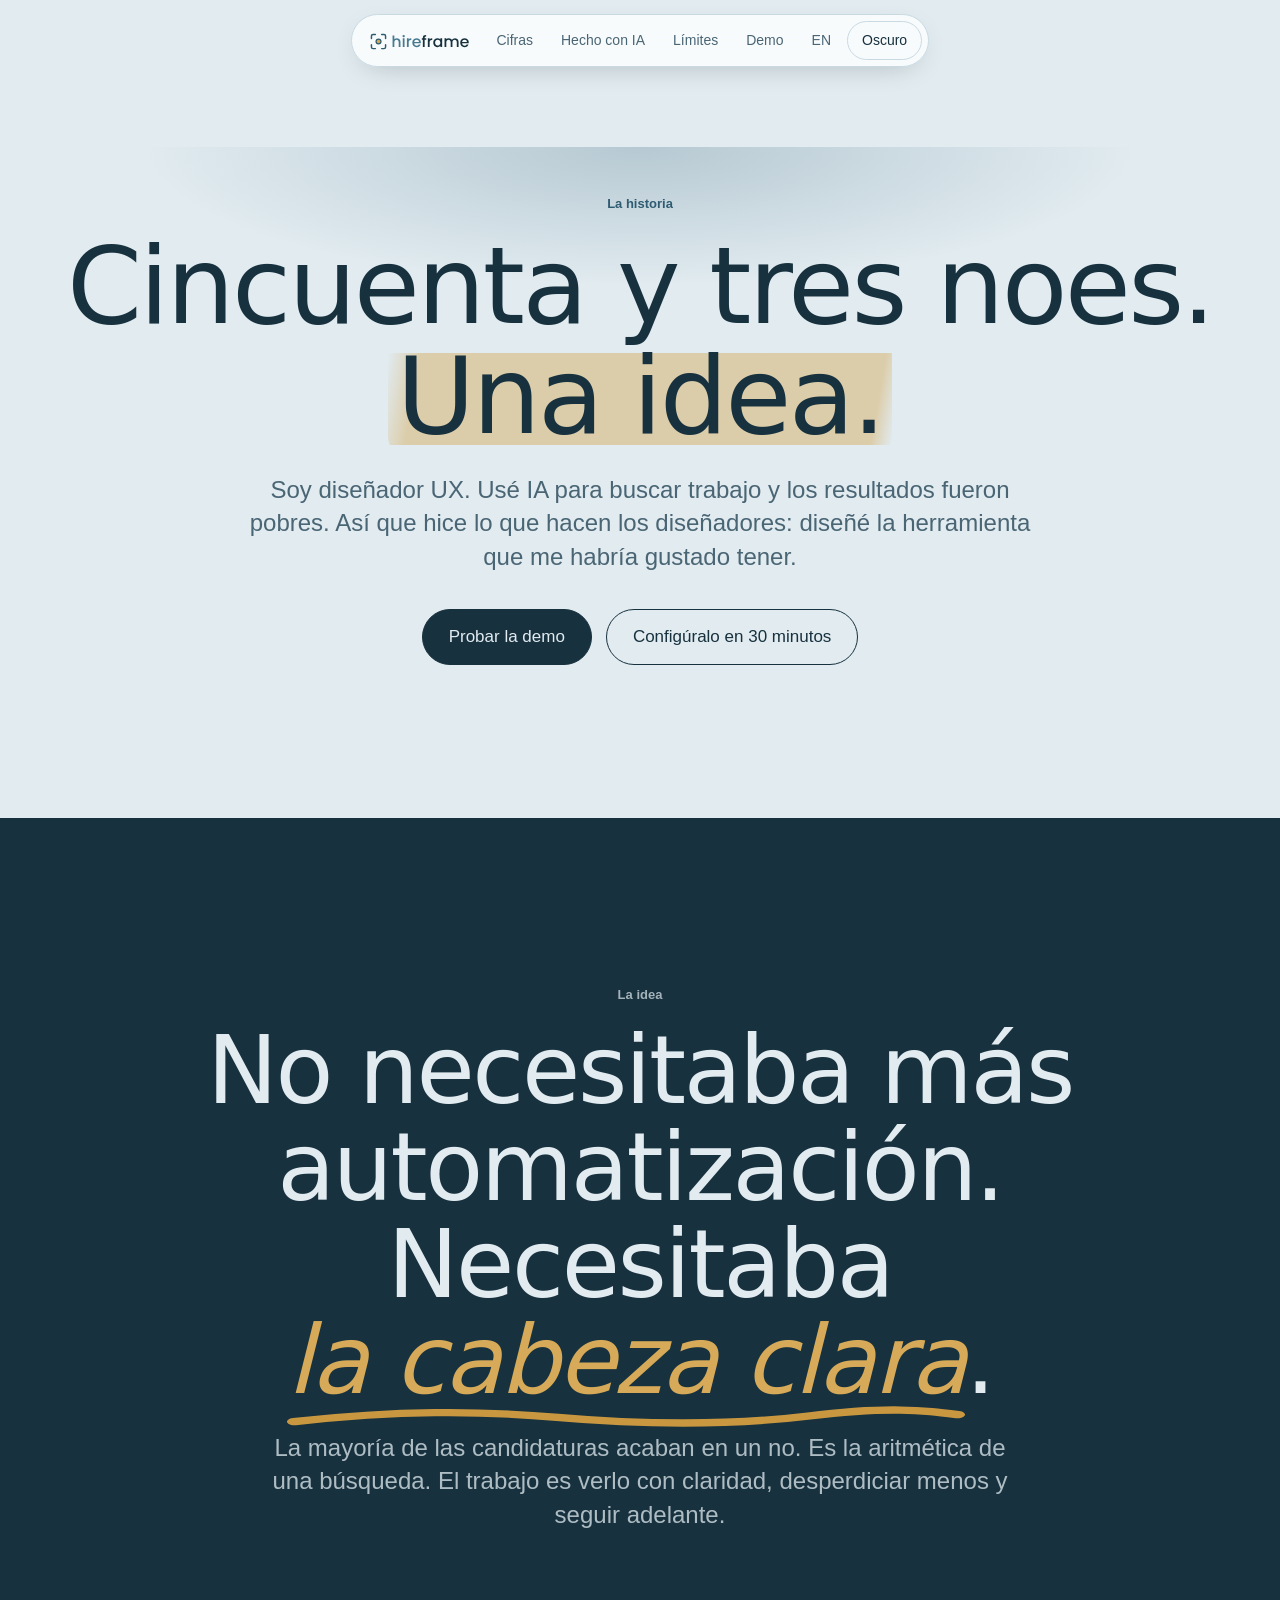
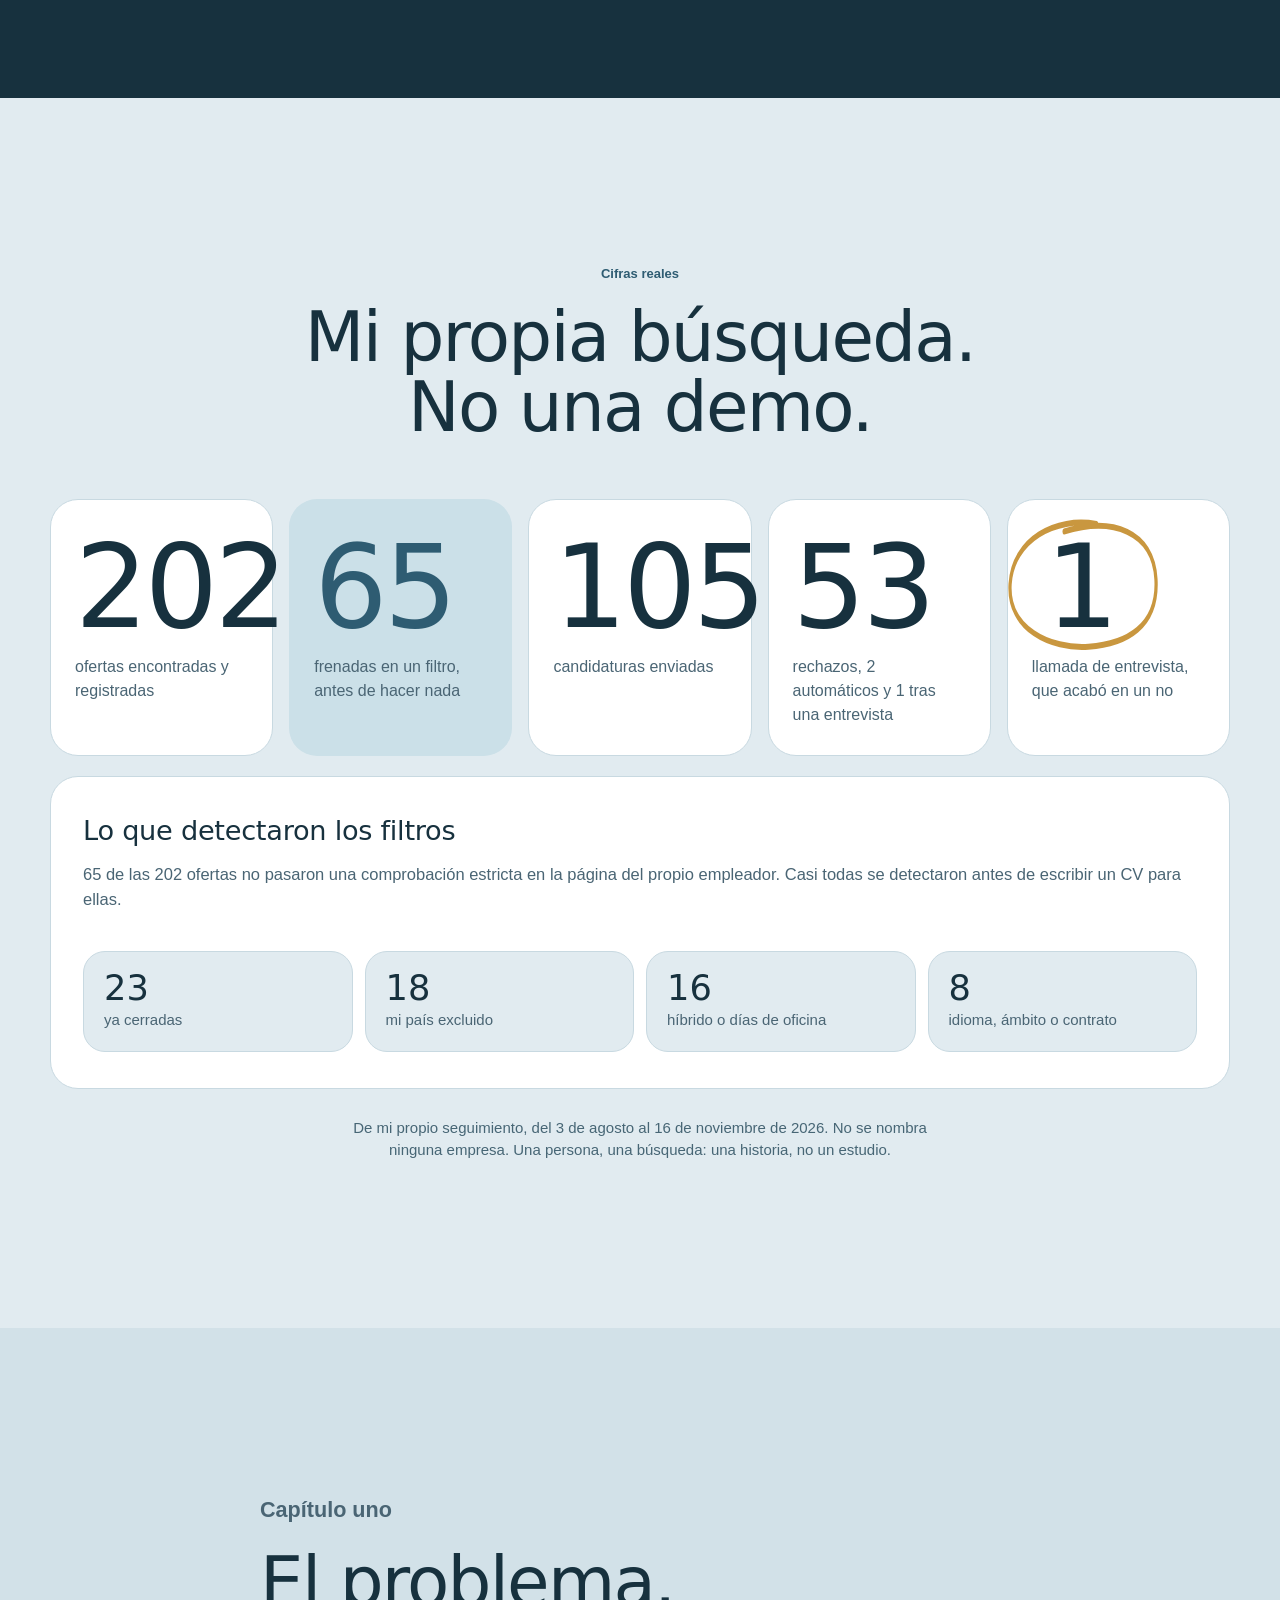
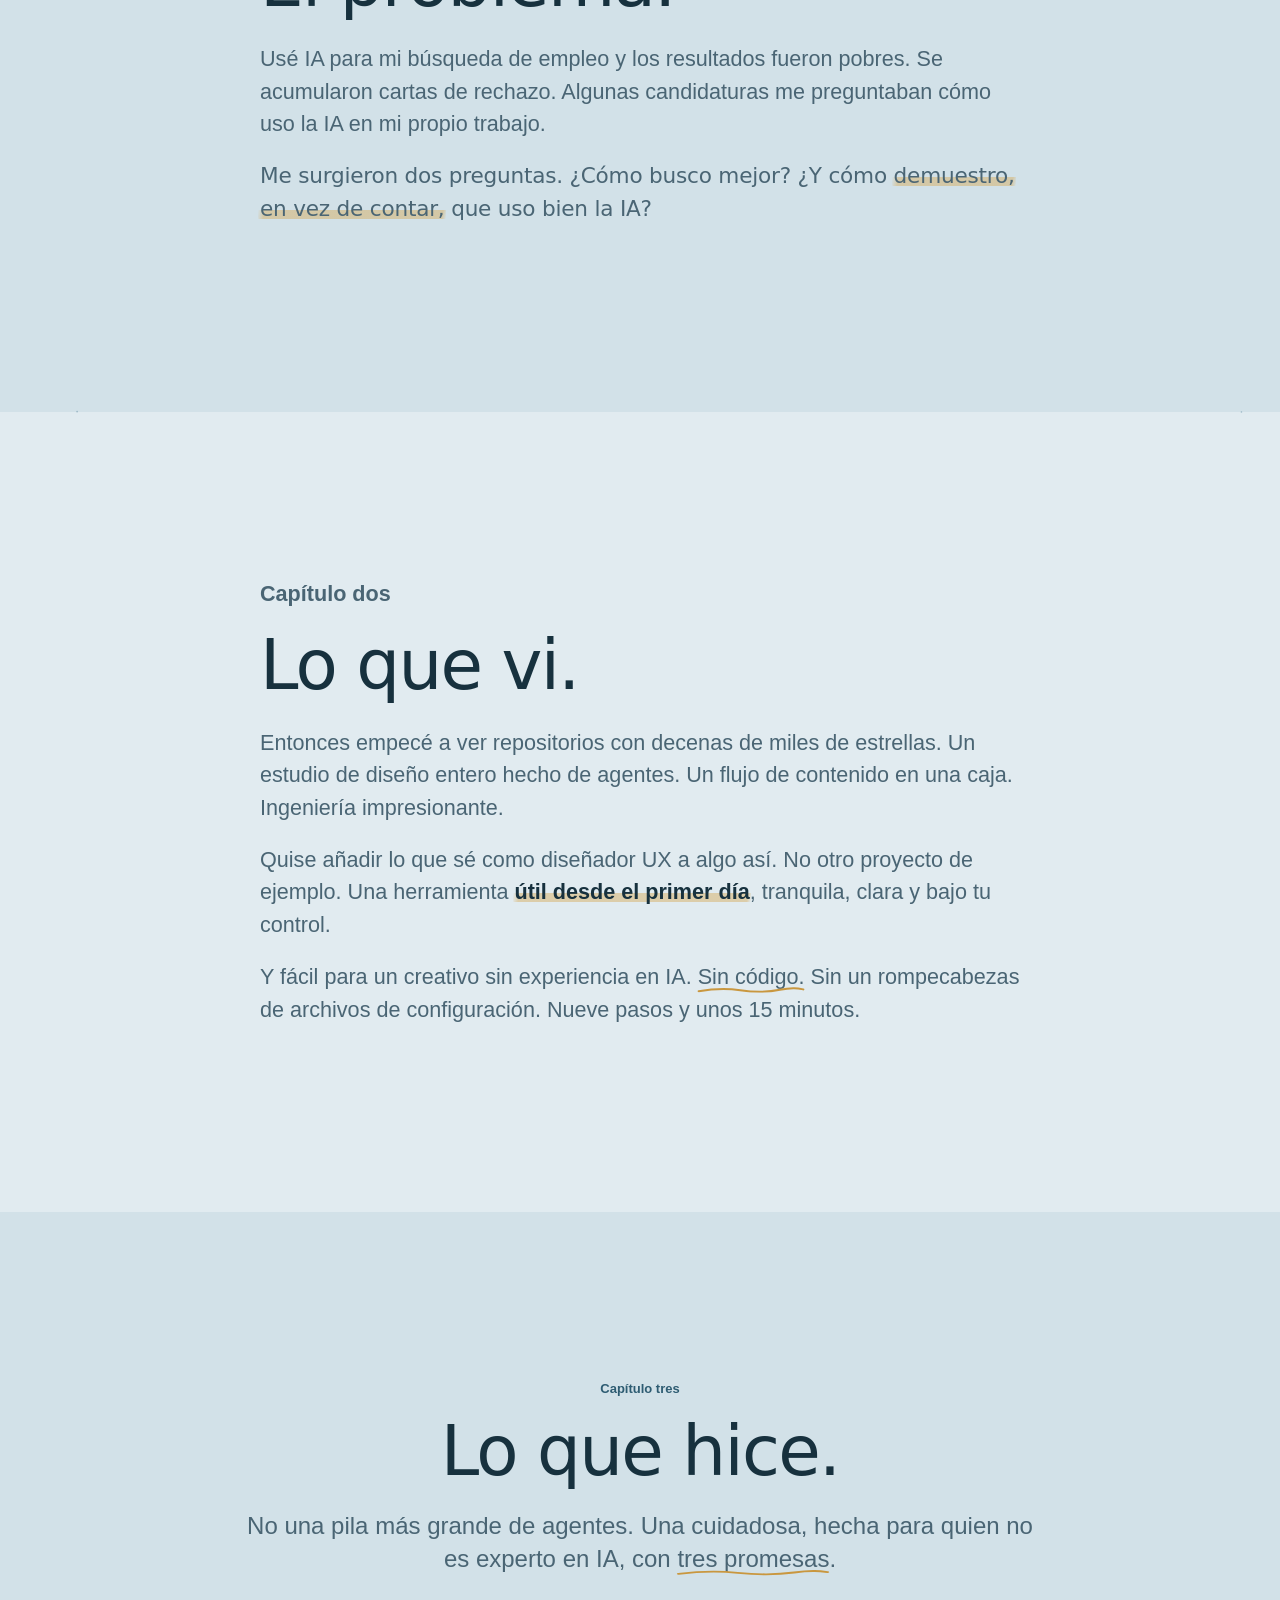
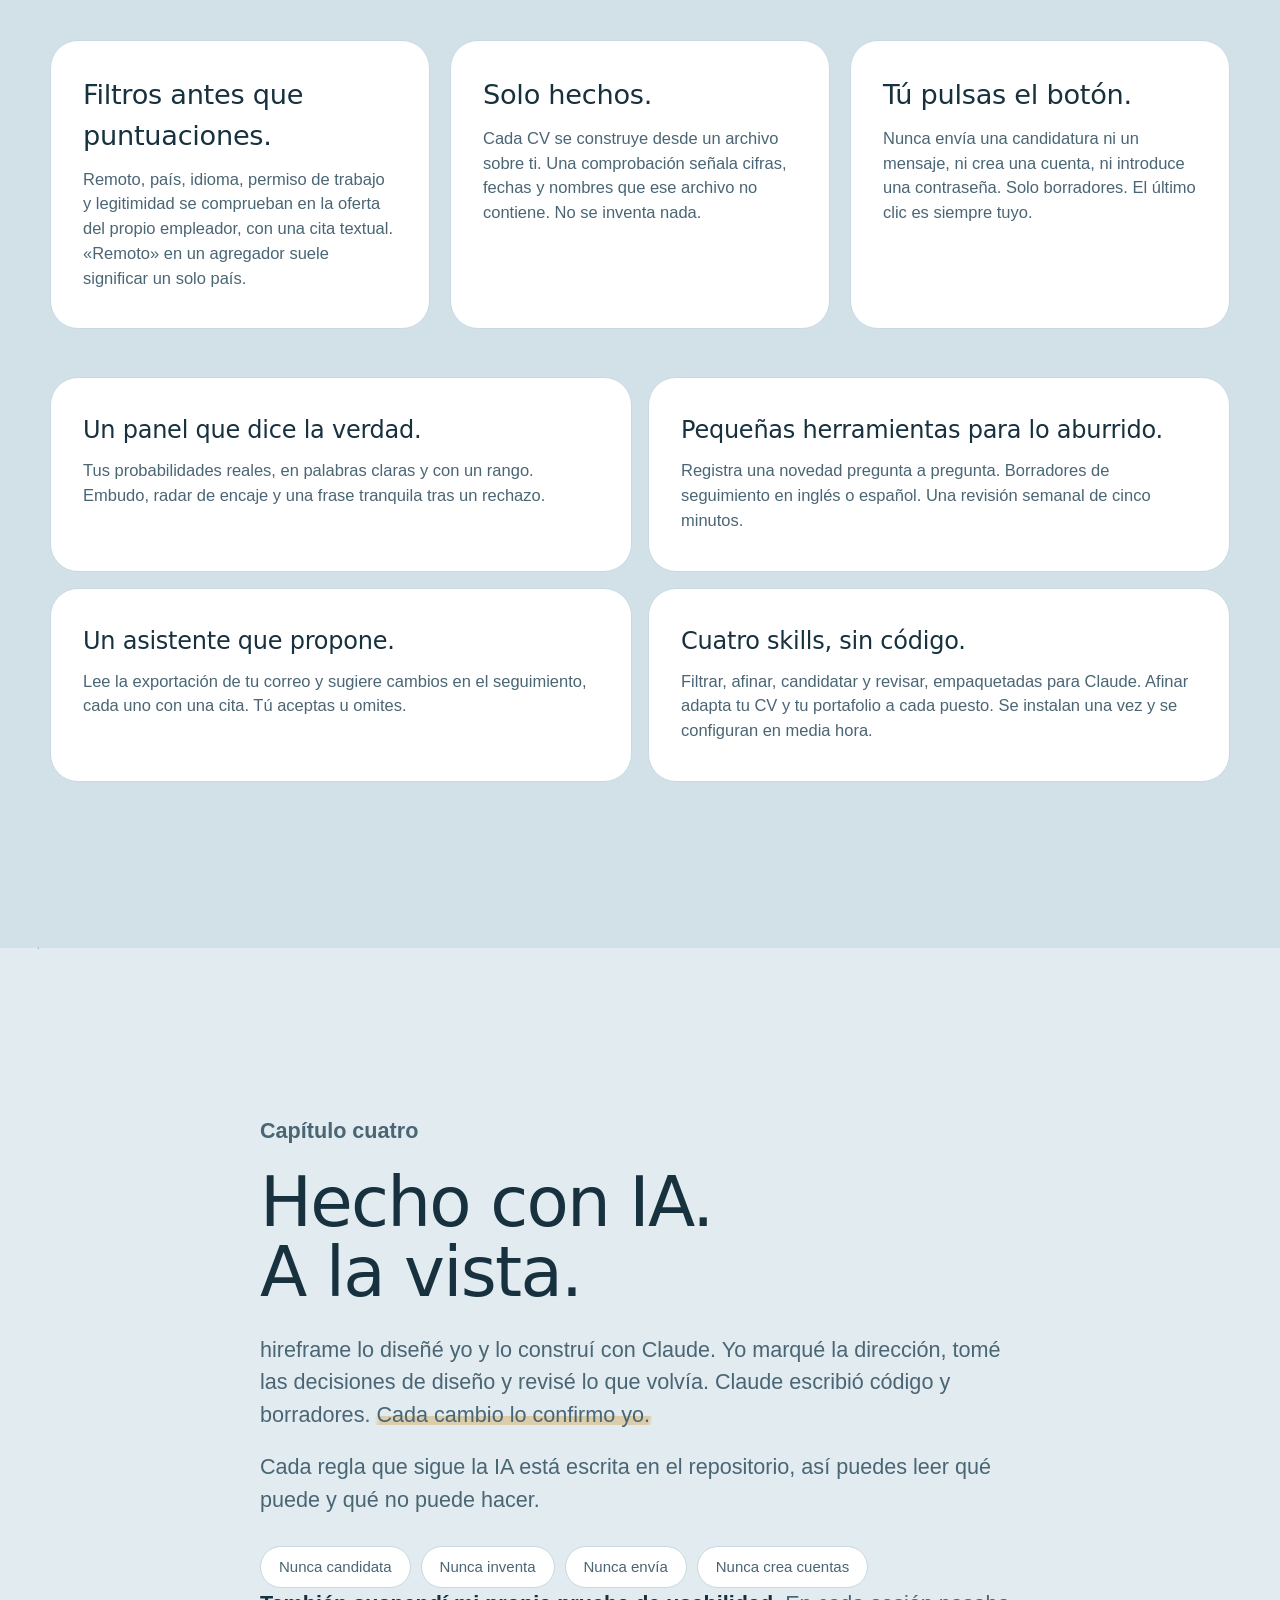
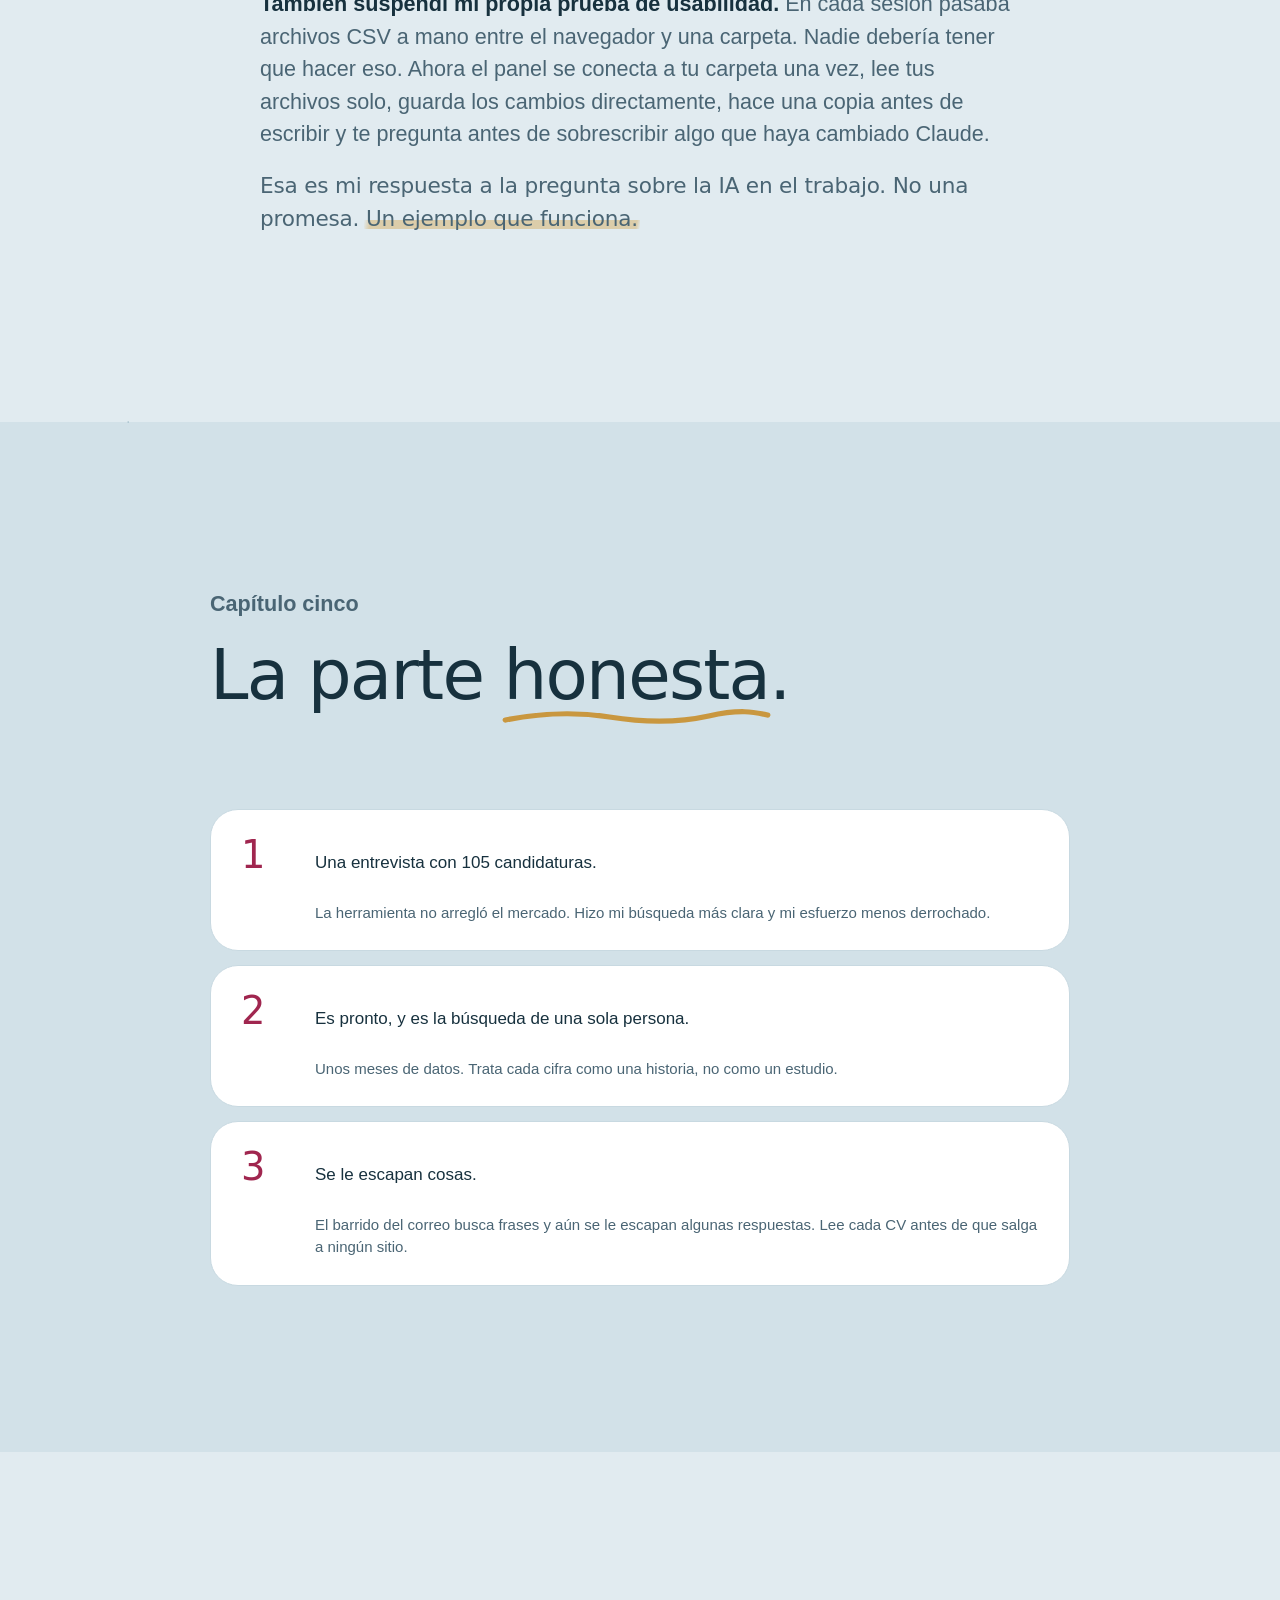
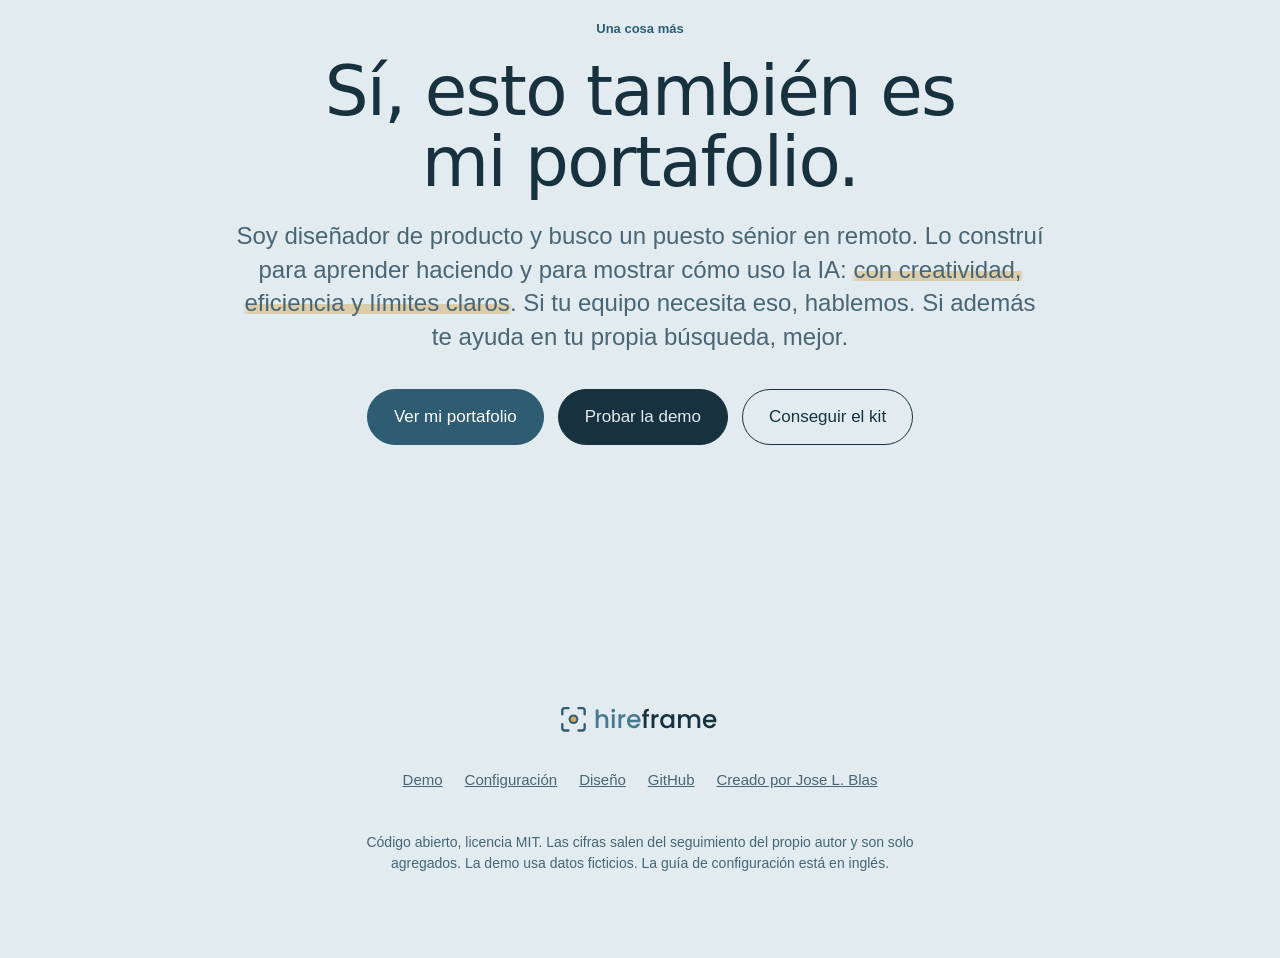
<file: story/es/index.html>
<!doctype html>
<html lang="es" data-theme="light">
<head>
<meta charset="utf-8">
<link rel="icon" href="../../design/brand/assets/favicon.svg" type="image/svg+xml">
<link rel="alternate" hreflang="en" href="../">
<meta name="viewport" content="width=device-width, initial-scale=1">
<title>La historia de hireframe: un kit de búsqueda de empleo con IA, diseñado por un diseñador</title>
<meta name="description" content="Un diseñador UX usó IA para buscar trabajo, recibió 53 rechazos y diseñó la herramienta que le faltaba. Cifras reales, límites honestos, código abierto.">
<meta property="og:type" content="website">
<meta property="og:title" content="La historia de hireframe: un kit de búsqueda de empleo con IA, diseñado por un diseñador">
<meta property="og:description" content="Un diseñador UX usó IA para buscar trabajo, recibió 53 rechazos y diseñó la herramienta que le faltaba. Cifras reales, límites honestos, código abierto.">
<meta property="og:image" content="https://joselblas.github.io/hireframe/design/brand/assets/og-card-1200x630.png">
<meta name="twitter:card" content="summary_large_image">
<link rel="stylesheet" href="../../design/fx/fx.css">
<style>
:root {
  --surface: #E1EBF0; --raised: #ffffff; --sunken: #D2E1E8;
  --ink: #17313E; --muted: #4A6574; --faint: #476675;
  --line: #C8D9E1; --accent: #2E5C72; --accent-soft: #CBE0E8; --on-accent: #ffffff;
  --closed: #3F5967; --closed-soft: #E9F0F3; --aqua: #477A91;
  --rust: #a0264f; --rust-soft: #ffe4ec; --calm: #1D5F6B; --calm-soft: #D3E8EC;
  --shadow: 0 30px 80px -30px rgba(23,49,62,.32), 0 8px 24px -12px rgba(23,49,62,.16);
  --serif: "Avenir Next", "Century Gothic", Futura, "Trebuchet MS", system-ui, sans-serif;
  --sans: ui-sans-serif, -apple-system, "Segoe UI", "Helvetica Neue", Arial, sans-serif;
  --mono: ui-monospace, "SF Mono", Menlo, Consolas, monospace;
}
:root[data-theme="dark"] {
  --surface: #0F2029; --raised: #16303C; --sunken: #0B171E;
  --ink: #E1EBF0; --muted: #A9BEC8; --faint: #93AAB6;
  --line: #244757; --accent: #D6AA58; --accent-soft: #20404E; --on-accent: #0F2029;
  --closed: #B3C7D1; --closed-soft: #12262F; --aqua: #A9CDD4;
  --rust: #ff9db8; --rust-soft: #3a1b2a; --calm: #A9CDD4; --calm-soft: #14323A;
  --shadow: 0 30px 90px -30px rgba(0,0,0,.9), 0 0 0 1px rgba(255,255,255,.05);
}
* { box-sizing: border-box; }
html { scroll-behavior: smooth; }
body { margin: 0; background: var(--surface); color: var(--ink); font-family: var(--sans); font-size: 18px; line-height: 1.5; -webkit-font-smoothing: antialiased; }
img { max-width: 100%; display: block; }
a { color: inherit; }
.wrap { width: min(1180px, 100% - 48px); margin-inline: auto; }
.narrow { width: min(760px, 100% - 48px); margin-inline: auto; }
.eyebrow { font-size: 13px;   color: var(--accent); margin: 0 0 18px; font-weight: 600; }
.display { font-family: var(--serif); font-weight: 400; letter-spacing: -.025em; line-height: 1.02; margin: 0; text-wrap: balance; }
.h1 { font-size: clamp(3rem, 8.4vw, 7rem); }
.h2 { font-size: clamp(2.2rem, 5.4vw, 4.4rem); }
.h3 { font-size: clamp(1.5rem, 2.6vw, 2.1rem); }
.lede { font-size: clamp(1.15rem, 1.9vw, 1.5rem); color: var(--muted); line-height: 1.4; margin: 22px 0 0; text-wrap: pretty; max-width: 34em; }
.center { text-align: center; } .center .lede { margin-inline: auto; }
section { padding: clamp(80px, 13vw, 170px) 0; }

/* nav */
nav { position: sticky; top: 14px; z-index: 20; display: flex; justify-content: center; padding: 0 16px; pointer-events: none; }
.pill { pointer-events: auto; display: flex; align-items: center; gap: 4px; padding: 6px 6px 6px 18px; border-radius: 999px; background: color-mix(in srgb, var(--raised) 78%, transparent); backdrop-filter: blur(18px) saturate(1.4); -webkit-backdrop-filter: blur(18px) saturate(1.4); border: 1px solid var(--line); box-shadow: 0 8px 30px -14px rgba(0,0,0,.3); font-size: 14px; }
.pill b { font-family: var(--serif); font-weight: 400; font-size: 18px; margin-right: 10px; }
.pill a { text-decoration: none; padding: 8px 12px; border-radius: 999px; color: var(--muted); }
.pill a:hover { color: var(--ink); background: var(--sunken); }
.pill button, .btn { font: inherit; cursor: pointer; border-radius: 999px; border: 1px solid var(--ink); background: var(--ink); color: var(--surface); padding: 8px 16px; text-decoration: none; display: inline-block; }
.pill button { padding: 8px 14px; background: transparent; color: var(--ink); border-color: var(--line); font-size: 14px; }
.btn { padding: 14px 26px; font-size: 17px; }
.btn.ghost { background: transparent; color: var(--ink); border-color: var(--ink); }
.btn.accent { background: var(--accent); border-color: var(--accent); color: var(--on-accent); }
.btn:focus-visible, .pill a:focus-visible, .pill button:focus-visible { outline: 3px solid var(--calm); outline-offset: 3px; }
.cta { display: flex; gap: 14px; justify-content: center; flex-wrap: wrap; margin-top: 36px; }

/* hero */
.hero { padding-top: clamp(70px, 11vw, 150px); padding-bottom: 0; }
.shot { border-radius: 28px; overflow: hidden; box-shadow: var(--shadow); border: 1px solid var(--line); background: var(--raised); }
.shot img { width: 100%; height: auto; }
.hero .shot { margin-top: clamp(48px, 7vw, 90px); transform: translateY(0); }
.glow { position: absolute; inset: -10% 0 auto; height: 70%; z-index: -1; background: radial-gradient(60% 60% at 50% 0%, color-mix(in srgb, var(--accent) 24%, transparent), transparent 70%); pointer-events: none; }
.hero-stage { position: relative; }
.dark-img { display: none; } :root[data-theme="dark"] .dark-img { display: block; } :root[data-theme="dark"] .light-img { display: none; }

/* statement */
.statement { background: var(--ink); color: var(--surface); }
.statement .display { font-size: clamp(2.6rem, 7.4vw, 6rem); }
.statement .display em { color: #D6AA58; }
:root[data-theme="dark"] .statement { background: var(--raised); color: var(--ink); }
.statement p { color: color-mix(in srgb, var(--surface) 70%, transparent); }
:root[data-theme="dark"] .statement p { color: var(--muted); }

/* feature rows */
.feature { display: grid; grid-template-columns: minmax(0, .8fr) minmax(0, 1.2fr); gap: clamp(32px, 6vw, 90px); align-items: center; }
.feature.flip { grid-template-columns: minmax(0, 1.2fr) minmax(0, .8fr); }
.feature.flip .copy { order: 2; }
.feature .lede { max-width: 26em; }
.tag { display: inline-block; font-size: 12px;   padding: 5px 12px; border-radius: 999px; border: 1px solid var(--line); color: var(--muted); margin-left: 10px; vertical-align: middle; font-weight: 500; }
.tag.calm { background: var(--calm-soft); color: var(--calm); border-color: transparent; }
.alt { background: var(--sunken); }

/* trio */
.trio { display: grid; grid-template-columns: repeat(3, minmax(0, 1fr)); gap: 20px; margin-top: 64px; }
.card { background: var(--raised); border: 1px solid var(--line); border-radius: 28px; padding: 34px 32px 38px; }
.card h3 { font-family: var(--serif); font-weight: 400; font-size: 1.7rem; margin: 0 0 10px; letter-spacing: -.01em; }
.card p { margin: 0; color: var(--muted); font-size: 16.5px; }
.big-no { font-weight: 300; font-family: var(--serif); font-size: clamp(4rem, 9vw, 7.5rem); line-height: 1; letter-spacing: -.03em; }

/* design system */
.swatches { display: grid; grid-template-columns: repeat(7, minmax(0, 1fr)); gap: 12px; margin-top: 56px; }
.sw { border-radius: 22px; padding: 16px; min-height: 150px; display: flex; flex-direction: column; justify-content: flex-end; border: 1px solid var(--line); font-size: 13px; line-height: 1.3; }
.sw b { font-weight: 600; display: block; font-size: 14px; }
.sw span { font-family: var(--mono); opacity: .8; }
.sw.a { background: var(--surface); } .sw.b { background: var(--raised); } .sw.c { background: var(--ink); color: var(--surface); border-color: transparent; }
.sw.d { background: var(--accent); color: var(--on-accent); border-color: transparent; } .sw.e { background: var(--closed-soft); color: var(--closed); } .sw.f { background: var(--calm-soft); color: var(--calm); } .sw.g { background: var(--accent-soft); color: var(--accent); }
.ds-grid { display: grid; grid-template-columns: repeat(12, minmax(0, 1fr)); gap: 20px; margin-top: 20px; }
.ds { background: var(--raised); border: 1px solid var(--line); border-radius: 28px; padding: 30px; overflow: hidden; }
.ds .label { font-size: 12px;   color: var(--faint); margin: 0 0 18px; }
.s5 { grid-column: span 5; } .s7 { grid-column: span 7; } .s4 { grid-column: span 4; } .s6 { grid-column: span 6; } .s8 { grid-column: span 8; } .s12 { grid-column: span 12; }
.aa { font-weight: 300; font-family: var(--serif); font-size: clamp(5rem, 12vw, 9rem); line-height: .9; margin: 0; letter-spacing: -.04em; }
.type-row { display: flex; gap: 28px; align-items: baseline; flex-wrap: wrap; margin-top: 14px; }
.type-row div { color: var(--muted); font-size: 14px; }
.radii { display: flex; gap: 16px; align-items: end; flex-wrap: wrap; }
.radii i { display: block; width: 84px; height: 84px; background: var(--accent-soft); border: 1.5px solid var(--accent); }
.radii span { display: block; font-size: 12px; color: var(--muted); margin-top: 8px; text-align: center; font-family: var(--mono); }
.demo-row { display: flex; gap: 10px; flex-wrap: wrap; align-items: center; }
.d-btn { font: inherit; font-size: 15px; padding: 11px 22px; border-radius: 999px; border: 1px solid var(--ink); background: var(--ink); color: var(--surface); }
.d-btn.g { background: transparent; color: var(--ink); } .d-btn.a { background: var(--accent); border-color: var(--accent); color: var(--on-accent); }
.d-tag { font-size: 12px;   padding: 5px 12px; border-radius: 999px; border: 1px solid var(--line); color: var(--muted); }
.d-tag.i { background: var(--accent-soft); color: var(--accent); border-color: transparent; } .d-tag.r { background: var(--closed-soft); color: var(--closed); border-color: transparent; } .d-tag.c { background: var(--calm-soft); color: var(--calm); border-color: transparent; }
.meter-est { font-family: var(--serif); font-size: 2.4rem; letter-spacing: -.02em; margin: 6px 0 12px; }
.track { position: relative; height: 12px; border-radius: 999px; background: var(--sunken); border: 1px solid var(--line); }
.track .fill { position: absolute; top: 0; bottom: 0; left: 10%; width: 52%; border-radius: 999px; background: var(--calm); }
.track .tick { position: absolute; top: -5px; bottom: -5px; width: 2px; left: 28%; background: var(--ink); }
.small { font-size: 14px; color: var(--muted); margin: 12px 0 0; }
.opt { border: 1px solid var(--line); border-radius: 20px; padding: 14px 18px; margin-bottom: 10px; background: var(--surface); }
.opt strong { display: block; font-weight: 600; font-size: 16px; } .opt small { color: var(--muted); font-size: 14px; }
.opt.on { border-color: var(--accent); box-shadow: 0 0 0 1px var(--accent) inset; }
.prog { display: flex; gap: 6px; margin-bottom: 18px; } .prog i { flex: 1; height: 4px; border-radius: 999px; background: var(--line); } .prog i.on { background: var(--accent); }
.steady { background: var(--raised); box-shadow: var(--shadow); border-radius: 22px; padding: 22px 24px; }
.steady .big { font-family: var(--serif); font-size: 1.5rem; line-height: 1.2; margin: 6px 0 10px; }
.steady .wit { font-family: var(--serif);  font-size: 1.15rem; margin: 12px 0 0; }
.steady .k { font-size: 14px; font-weight: 600; color: var(--closed); display: inline-flex; align-items: center; gap: 8px; }
.steady .k::before { content: ""; width: 9px; height: 9px; border-radius: 50%; background: var(--aqua); box-shadow: 0 0 0 4px color-mix(in srgb, var(--aqua) 22%, transparent); }
.principles { list-style: none; padding: 0; margin: 0; display: grid; gap: 14px; }
.principles li { display: grid; grid-template-columns: 28px 1fr; gap: 10px; font-size: 16.5px; color: var(--muted); }
.principles li b { color: var(--ink); font-weight: 600; }
.principles li::before { content: ""; width: 10px; height: 10px; border-radius: 50%; background: var(--accent); margin-top: 8px; }

/* voice */
.voice { display: grid; gap: 14px; margin-top: 56px; }
.vrow { display: grid; grid-template-columns: 1fr 1fr; gap: 14px; }
.v { background: var(--raised); border: 1px solid var(--line); border-radius: 28px; padding: 30px 32px; }
.v .k { font-size: 12px;   color: var(--faint); margin: 0 0 10px; }
.v.no p { font-family: var(--serif); font-size: clamp(1.4rem, 2.4vw, 2rem); margin: 0; color: var(--faint); text-decoration: line-through; text-decoration-thickness: 1px; }
.v.yes { background: var(--calm-soft); border-color: transparent; }
.v.yes .k { color: var(--calm); }
.v.yes p { font-family: var(--serif); font-size: clamp(1.4rem, 2.4vw, 2rem); margin: 0; }
.v.yes p + p { font-size: 1.05rem;  margin-top: 8px; color: var(--muted); font-family: var(--serif); }
.rules { display: flex; flex-wrap: wrap; gap: 10px; justify-content: center; margin-top: 44px; }
.rules span { border: 1px solid var(--line); border-radius: 999px; padding: 9px 18px; font-size: 15px; color: var(--muted); background: var(--raised); }

/* roadmap */
.road { display: grid; grid-template-columns: repeat(3, minmax(0, 1fr)); gap: 20px; margin-top: 56px; }
.road .card ul { list-style: none; margin: 18px 0 0; padding: 0; display: grid; gap: 10px; font-size: 16px; }
.road .card li { padding-top: 10px; border-top: 1px solid var(--line); }
.road .card li small { display: block; color: var(--muted); font-size: 14px; }
.road .now { border-color: var(--accent); }

footer { padding: 90px 0 70px; }
footer .links { display: flex; gap: 22px; justify-content: center; flex-wrap: wrap; margin-top: 30px; font-size: 15px; }
footer .links a { color: var(--muted); }
footer .fine { color: var(--faint); font-size: 14px; text-align: center; margin-top: 40px; max-width: 40em; margin-inline: auto; }

/* reveal */
.js .rv { opacity: 0; transform: translateY(26px); transition: opacity .9s cubic-bezier(.2,.7,.2,1), transform .9s cubic-bezier(.2,.7,.2,1); }
.js .rv.in { opacity: 1; transform: none; }
@media (prefers-reduced-motion: reduce) { html { scroll-behavior: auto; } .js .rv { opacity: 1; transform: none; transition: none; } }

@media (max-width: 980px) {
  .feature, .feature.flip { grid-template-columns: 1fr; } .feature.flip .copy { order: 0; }
  .trio, .road { grid-template-columns: 1fr; }
  .swatches { grid-template-columns: repeat(4, minmax(0, 1fr)); }
  .s5, .s7, .s4, .s6, .s8 { grid-column: span 12; }
  .vrow { grid-template-columns: 1fr; }
  .pill a.hide-s { display: none; }
}
@media (max-width: 560px) { body { font-size: 17px; } .swatches { grid-template-columns: repeat(2, minmax(0, 1fr)); } .pill a { padding: 8px 8px; } .shot { border-radius: 18px; } }
.nums { display: grid; grid-template-columns: repeat(5, minmax(0, 1fr)); gap: 16px; margin-top: 56px; }
.num-card { background: var(--raised); border: 1px solid var(--line); border-radius: 28px; padding: 30px 24px 28px; text-align: left; }
.num-card .big-no { font-weight: 300; display: block; }
.num-card.hl { background: var(--accent-soft); border-color: transparent; } .num-card.hl .big-no { font-weight: 300; color: var(--accent); }
.num-card p { margin: 10px 0 0; color: var(--muted); font-size: 16px; }
.note { text-align: center; color: var(--faint); font-size: 15px; margin: 28px auto 0; max-width: 40em; }
.break { display: grid; grid-template-columns: repeat(4, minmax(0, 1fr)); gap: 12px; margin-top: 40px; }
.break div { background: var(--surface); border: 1px solid var(--line); border-radius: 22px; padding: 18px 20px; } .break b { display: block; font-family: var(--serif); font-weight: 400; font-size: 2.2rem; line-height: 1; } .break span { color: var(--muted); font-size: 15px; }
.chap { max-width: 760px; margin-inline: auto; }
.chap .display { margin-bottom: 26px; }
.chap p { font-size: clamp(1.15rem, 1.7vw, 1.35rem); color: var(--muted); line-height: 1.5; margin: 0 0 20px; text-wrap: pretty; }
.chap p strong { color: var(--ink); font-weight: 600; }
.pull { font-family: var(--serif); font-size: clamp(1.6rem, 3.4vw, 2.6rem); line-height: 1.15; color: var(--ink); margin: 34px 0; letter-spacing: -.01em; }
.feat { display: grid; grid-template-columns: repeat(2, minmax(0, 1fr)); gap: 16px; margin-top: 48px; }
.feat .card h3 { font-size: 1.5rem; }
.limits { display: grid; gap: 14px; margin-top: 40px; }
.limits .card { padding: 26px 30px; display: grid; grid-template-columns: 56px 1fr; gap: 6px 18px; align-items: baseline; }
.limits .n { font-family: var(--serif); font-size: 2.4rem; line-height: 1; color: var(--rust); }
.limits p { color: var(--ink); font-size: 17px; }
.limits small { grid-column: 2; color: var(--muted); font-size: 15px; }
.rules.left { justify-content: flex-start; margin-top: 30px; }
@media (max-width: 980px) { .nums { grid-template-columns: repeat(2, minmax(0, 1fr)); } .break { grid-template-columns: repeat(2, minmax(0, 1fr)); } .feat { grid-template-columns: 1fr; } .pill a.hide-s { display: none; } }
@media (max-width: 560px) { .nums, .break { grid-template-columns: 1fr; } .limits .card { grid-template-columns: 1fr; } .limits small { grid-column: 1; } }

.skip { position: absolute; left: 16px; top: -64px; z-index: 100; padding: 12px 18px; border-radius: 12px; background: var(--ink); color: var(--surface); font: 600 1rem var(--sans); text-decoration: none; }
.skip:focus { top: 16px; outline: 3px solid var(--calm); outline-offset: 3px; }
main:focus { outline: none; }

/* hireframe wordmark: colours come from tokens, so it follows the theme */
:root { --gold: #D6AA58; --wm-ai: #477A91; --wm-disc: #477A91; }
:root[data-theme="dark"] { --wm-ai: #D6AA58; --wm-disc: #A9CDD4; }
.wm { display: inline-block; height: 30px; width: auto; vertical-align: middle; }
.wm .i { fill: var(--ink); } .wm .a { fill: var(--wm-ai); } .wm .o { fill: var(--gold); }
/* Hireframe mark: corner brackets and a gold core in a deep steel ring (light); no ring on dark */
.wm .f { fill: none; stroke: #2E5C72; stroke-width: 7.5; stroke-linecap: round; stroke-linejoin: round; } .wm .r { fill: #2E5C72; }
:root[data-theme="dark"] .wm .f { stroke: var(--wm-disc); } :root[data-theme="dark"] .wm .r { fill: none; } :root[data-theme="dark"] .wm .o { r: 11.5px; }
.pill .wm { height: 24px; } .center .wm { height: 38px; }
</style>
</head>
<body>
<a class="skip" href="#main">Saltar al contenido</a>
<nav aria-label="Página"><div class="pill"><b><svg class="wm" viewBox="0 0 461 110" role="img" aria-label="hireframe"><g transform="translate(-6 7.91) scale(0.9)"><path class="f" d="M14 34V22a8 8 0 0 1 8-8h12M66 14h12a8 8 0 0 1 8 8v12M86 66v12a8 8 0 0 1-8 8H66M34 86H22a8 8 0 0 1-8-8V66"/><circle class="r" cx="50" cy="50" r="15.5"/><circle class="o" cx="50" cy="50" r="9.0"/></g><path class="i" d="M257.84 45.02H250.5V78H242.22V45.02H237.54V38.33H242.22V35.52Q242.22 28.68 245.85 25.55Q249.49 22.42 257.26 22.42V29.26Q253.52 29.26 252.01 30.66Q250.5 32.06 250.5 35.52V38.33H257.84Z M285.2 37.68V46.18H283.11Q278.29 46.18 275.8 48.62Q273.32 51.07 273.32 57.12V78H265.11V38.33H273.32V44.09Q275.12 41.06 278.11 39.37Q281.1 37.68 285.2 37.68Z M308.74 37.68Q313.42 37.68 316.92 39.52Q320.41 41.35 322.5 44.09V38.33H330.78V78H322.5V72.1Q320.41 74.9 316.81 76.78Q313.21 78.65 308.6 78.65Q303.49 78.65 299.24 76.02Q294.99 73.39 292.51 68.68Q290.02 63.96 290.02 57.98Q290.02 52.01 292.51 47.4Q294.99 42.79 299.28 40.24Q303.56 37.68 308.74 37.68ZM310.47 44.81Q307.3 44.81 304.57 46.36Q301.83 47.9 300.14 50.89Q298.45 53.88 298.45 57.98Q298.45 62.09 300.14 65.18Q301.83 68.28 304.6 69.9Q307.38 71.52 310.47 71.52Q313.64 71.52 316.38 69.94Q319.11 68.35 320.8 65.29Q322.5 62.23 322.5 58.13Q322.5 54.02 320.8 51Q319.11 47.98 316.38 46.39Q313.64 44.81 310.47 44.81Z M405.94 54.6V78H397.81V55.82Q397.81 50.5 395.14 47.65Q392.48 44.81 387.87 44.81Q383.26 44.81 380.56 47.65Q377.86 50.5 377.86 55.82V78H369.73V55.82Q369.73 50.5 367.06 47.65Q364.4 44.81 359.79 44.81Q355.18 44.81 352.48 47.65Q349.78 50.5 349.78 55.82V78H341.58V38.33H349.78V42.86Q351.8 40.42 354.9 39.05Q357.99 37.68 361.52 37.68Q366.27 37.68 370.02 39.7Q373.76 41.71 375.78 45.53Q377.58 41.93 381.39 39.8Q385.21 37.68 389.6 37.68Q394.28 37.68 397.99 39.62Q401.7 41.57 403.82 45.38Q405.94 49.2 405.94 54.6Z M452.46 61.22H422.14Q422.5 65.98 425.67 68.86Q428.84 71.74 433.45 71.74Q440.07 71.74 442.81 66.19H451.66Q449.86 71.66 445.15 75.16Q440.43 78.65 433.45 78.65Q427.76 78.65 423.26 76.09Q418.76 73.54 416.2 68.89Q413.65 64.25 413.65 58.13Q413.65 52.01 416.13 47.36Q418.62 42.72 423.12 40.2Q427.62 37.68 433.45 37.68Q439.06 37.68 443.46 40.13Q447.85 42.58 450.3 47Q452.74 51.43 452.74 57.19Q452.74 59.42 452.46 61.22ZM444.18 54.6Q444.1 50.06 440.94 47.33Q437.77 44.59 433.09 44.59Q428.84 44.59 425.82 47.29Q422.79 49.99 422.22 54.6Z"/><path class="a" d="M139.69 54.6V78H131.55V55.82Q131.55 50.5 128.89 47.65Q126.22 44.81 121.62 44.81Q117.01 44.81 114.31 47.65Q111.61 50.5 111.61 55.82V78H103.4V24.72H111.61V42.94Q113.7 40.42 116.9 39.05Q120.1 37.68 123.92 37.68Q128.46 37.68 132.02 39.62Q135.58 41.57 137.64 45.38Q139.69 49.2 139.69 54.6Z M149.05 27.82Q149.05 25.58 150.56 24.07Q152.07 22.56 154.3 22.56Q156.46 22.56 157.98 24.07Q159.49 25.58 159.49 27.82Q159.49 30.05 157.98 31.56Q156.46 33.07 154.3 33.07Q152.07 33.07 150.56 31.56Q149.05 30.05 149.05 27.82ZM158.34 38.33V78H150.13V38.33Z M189.22 37.68V46.18H187.14Q182.31 46.18 179.83 48.62Q177.34 51.07 177.34 57.12V78H169.14V38.33H177.34V44.09Q179.14 41.06 182.13 39.37Q185.12 37.68 189.22 37.68Z M232.86 61.22H202.54Q202.9 65.98 206.07 68.86Q209.24 71.74 213.85 71.74Q220.47 71.74 223.21 66.19H232.06Q230.26 71.66 225.55 75.16Q220.83 78.65 213.85 78.65Q208.16 78.65 203.66 76.09Q199.16 73.54 196.6 68.89Q194.05 64.25 194.05 58.13Q194.05 52.01 196.53 47.36Q199.02 42.72 203.52 40.2Q208.02 37.68 213.85 37.68Q219.46 37.68 223.86 40.13Q228.25 42.58 230.7 47Q233.14 51.43 233.14 57.19Q233.14 59.42 232.86 61.22ZM224.58 54.6Q224.5 50.06 221.34 47.33Q218.17 44.59 213.49 44.59Q209.24 44.59 206.22 47.29Q203.19 49.99 202.62 54.6Z"/></svg></b><a class="hide-s" href="#numbers">Cifras</a><a class="hide-s" href="#built">Hecho con IA</a><a class="hide-s" href="#limits">Límites</a><a href="../../app/">Demo</a><a href="../">EN</a><button type="button" id="theme" aria-pressed="false">Oscuro</button></div></nav>

<main id="main" tabindex="-1">
<header class="hero"><div class="wrap center hero-stage"><div class="glow" aria-hidden="true"></div>
<p class="eyebrow rv">La historia</p>
<h1 class="display h1 rv">Cincuenta y tres noes.<br><span class="fx-mark fx-full">Una idea.</span></h1>
<p class="lede rv">Soy diseñador UX. Usé IA para buscar trabajo y los resultados fueron pobres. Así que hice lo que hacen los diseñadores: diseñé la herramienta que me habría gustado tener.</p>
<div class="cta rv"><a class="btn" href="../app/">Probar la demo</a><a class="btn ghost" href="../../setup/">Configúralo en 30 minutos</a></div>
</div></header>

<section class="statement" style="margin-top: clamp(80px, 12vw, 160px)"><div class="wrap center">
<p class="eyebrow rv">La idea</p>
<h2 class="display rv">No necesitaba más automatización.<br>Necesitaba <em class="fx-line">la cabeza clara</em>.</h2>
<p class="lede rv" style="color:inherit;opacity:.75">La mayoría de las candidaturas acaban en un no. Es la aritmética de una búsqueda. El trabajo es verlo con claridad, desperdiciar menos y seguir adelante.</p>
</div></section>

<section id="numbers" data-thread="weave"><div class="wrap"><div class="center"><p class="eyebrow rv">Cifras reales</p><h2 class="display h2 rv">Mi propia búsqueda.<br>No una demo.</h2></div>
<div class="nums">
<div class="num-card rv"><span class="big-no" data-count>202</span><p>ofertas encontradas y registradas</p></div>
<div class="num-card hl rv"><span class="big-no" data-count>65</span><p>frenadas en un filtro, antes de hacer nada</p></div>
<div class="num-card rv"><span class="big-no" data-count>105</span><p>candidaturas enviadas</p></div>
<div class="num-card rv"><span class="big-no" data-count>53</span><p>rechazos, 2 automáticos y 1 tras una entrevista</p></div>
<div class="num-card rv"><span class="big-no"><span class="fx-ring">1</span></span><p>llamada de entrevista, que acabó en un no</p></div>
</div>
<div class="card rv" style="margin-top:20px;padding:34px 32px 36px"><h3>Lo que detectaron los filtros</h3><p>65 de las 202 ofertas no pasaron una comprobación estricta en la página del propio empleador. Casi todas se detectaron antes de escribir un CV para ellas.</p>
<div class="break"><div><b>23</b><span>ya cerradas</span></div><div><b>18</b><span>mi país excluido</span></div><div><b>16</b><span>híbrido o días de oficina</span></div><div><b>8</b><span>idioma, ámbito o contrato</span></div></div></div>
<p class="note rv">De mi propio seguimiento, del 3 de agosto al 16 de noviembre de 2026. No se nombra ninguna empresa. Una persona, una búsqueda: una historia, no un estudio.</p>
</div></section>

<section class="alt" data-thread="left"><div class="wrap"><div class="chap">
<p class="eyebrow rv">Capítulo uno</p><h2 class="display h2 rv">El problema.</h2>
<p class="rv">Usé IA para mi búsqueda de empleo y los resultados fueron pobres. Se acumularon cartas de rechazo. Algunas candidaturas me preguntaban cómo uso la IA en mi propio trabajo.</p>
<p class="pull rv">Me surgieron dos preguntas. ¿Cómo busco mejor? ¿Y cómo <span class="fx-mark">demuestro, en vez de contar,</span> que uso bien la IA?</p>
</div></div></section>

<section data-thread="right"><div class="wrap"><div class="chap">
<p class="eyebrow rv">Capítulo dos</p><h2 class="display h2 rv">Lo que vi.</h2>
<p class="rv">Entonces empecé a ver repositorios con decenas de miles de estrellas. Un estudio de diseño entero hecho de agentes. Un flujo de contenido en una caja. Ingeniería impresionante.</p>
<p class="rv">Quise añadir lo que sé como diseñador UX a algo así. No otro proyecto de ejemplo. Una herramienta <strong class="fx-mark">útil desde el primer día</strong>, tranquila, clara y bajo tu control.</p>
<p class="rv">Y fácil para un creativo sin experiencia en IA. <span class="fx-line">Sin código.</span> Sin un rompecabezas de archivos de configuración. Nueve pasos y unos 15 minutos.</p>
</div></div></section>

<section class="alt"><div class="wrap"><div class="center"><p class="eyebrow rv">Capítulo tres</p><h2 class="display h2 rv">Lo que hice.</h2><p class="lede rv">No una pila más grande de agentes. Una cuidadosa, hecha para quien no es experto en IA, con <span class="fx-line">tres promesas</span>.</p></div>
<div class="trio">
<div class="card rv"><h3>Filtros antes que puntuaciones.</h3><p>Remoto, país, idioma, permiso de trabajo y legitimidad se comprueban en la oferta del propio empleador, con una cita textual. «Remoto» en un agregador suele significar un solo país.</p></div>
<div class="card rv"><h3>Solo hechos.</h3><p>Cada CV se construye desde un archivo sobre ti. Una comprobación señala cifras, fechas y nombres que ese archivo no contiene. No se inventa nada.</p></div>
<div class="card rv"><h3>Tú pulsas el botón.</h3><p>Nunca envía una candidatura ni un mensaje, ni crea una cuenta, ni introduce una contraseña. Solo borradores. El último clic es siempre tuyo.</p></div>
</div>
<div class="feat">
<div class="card rv"><h3>Un panel que dice la verdad.</h3><p>Tus probabilidades reales, en palabras claras y con un rango. Embudo, radar de encaje y una frase tranquila tras un rechazo.</p></div>
<div class="card rv"><h3>Pequeñas herramientas para lo aburrido.</h3><p>Registra una novedad pregunta a pregunta. Borradores de seguimiento en inglés o español. Una revisión semanal de cinco minutos.</p></div>
<div class="card rv"><h3>Un asistente que propone.</h3><p>Lee la exportación de tu correo y sugiere cambios en el seguimiento, cada uno con una cita. Tú aceptas u omites.</p></div>
<div class="card rv"><h3>Cuatro skills, sin código.</h3><p>Filtrar, afinar, candidatar y revisar, empaquetadas para Claude. Afinar adapta tu CV y tu portafolio a cada puesto. Se instalan una vez y se configuran en media hora.</p></div>
</div></div></section>

<section id="built" data-thread="left"><div class="wrap"><div class="chap">
<p class="eyebrow rv">Capítulo cuatro</p><h2 class="display h2 rv">Hecho con IA.<br>A la vista.</h2>
<p class="rv">hireframe lo diseñé yo y lo construí con Claude. Yo marqué la dirección, tomé las decisiones de diseño y revisé lo que volvía. Claude escribió código y borradores. <span class="fx-mark">Cada cambio lo confirmo yo.</span></p>
<p class="rv">Cada regla que sigue la IA está escrita en el repositorio, así puedes leer qué puede y qué no puede hacer.</p>
<div class="rules left rv"><span>Nunca candidata</span><span>Nunca inventa</span><span>Nunca envía</span><span>Nunca crea cuentas</span></div>
<p class="rv"><strong>También suspendí mi propia prueba de usabilidad.</strong> En cada sesión pasaba archivos CSV a mano entre el navegador y una carpeta. Nadie debería tener que hacer eso. Ahora el panel se conecta a tu carpeta una vez, lee tus archivos solo, guarda los cambios directamente, hace una copia antes de escribir y te pregunta antes de sobrescribir algo que haya cambiado Claude.</p>
<p class="pull rv">Esa es mi respuesta a la pregunta sobre la IA en el trabajo. No una promesa. <span class="fx-mark">Un ejemplo que funciona.</span></p>
</div></div></section>

<section id="limits" class="alt" data-thread="weave"><div class="wrap"><div class="chap" style="max-width:860px">
<p class="eyebrow rv">Capítulo cinco</p><h2 class="display h2 rv">La parte <span class="fx-line">honesta</span>.</h2>
<p class="rv">Prefiero contártelo yo a que lo descubras tú.</p>
<div class="limits">
<div class="card rv"><span class="n">1</span><p>Una entrevista con 105 candidaturas.</p><small>La herramienta no arregló el mercado. Hizo mi búsqueda más clara y mi esfuerzo menos derrochado.</small></div>
<div class="card rv"><span class="n">2</span><p>Es pronto, y es la búsqueda de una sola persona.</p><small>Unos meses de datos. Trata cada cifra como una historia, no como un estudio.</small></div>
<div class="card rv"><span class="n">3</span><p>Se le escapan cosas.</p><small>El barrido del correo busca frases y aún se le escapan algunas respuestas. Lee cada CV antes de que salga a ningún sitio.</small></div>
</div></div></div></section>

<section><div class="wrap center"><p class="eyebrow rv">Una cosa más</p>
<h2 class="display h2 rv">Sí, esto también es<br>mi portafolio.</h2>
<p class="lede rv">Soy diseñador de producto y busco un puesto sénior en remoto. Lo construí para aprender haciendo y para mostrar cómo uso la IA: <span class="fx-mark">con creatividad, eficiencia y límites claros</span>. Si tu equipo necesita eso, hablemos. Si además te ayuda en tu propia búsqueda, mejor.</p>
<div class="cta rv"><a class="btn accent" href="https://joselblas.com">Ver mi portafolio</a><a class="btn" href="../../app/">Probar la demo</a><a class="btn ghost" href="https://github.com/joselblas/hireframe">Conseguir el kit</a></div>
</div></section>

</main>
<footer><div class="wrap"><p class="center" style="margin:0;font-family:var(--serif);font-size:1.5rem"><svg class="wm" viewBox="0 0 461 110" role="img" aria-label="hireframe"><g transform="translate(-6 7.91) scale(0.9)"><path class="f" d="M14 34V22a8 8 0 0 1 8-8h12M66 14h12a8 8 0 0 1 8 8v12M86 66v12a8 8 0 0 1-8 8H66M34 86H22a8 8 0 0 1-8-8V66"/><circle class="r" cx="50" cy="50" r="15.5"/><circle class="o" cx="50" cy="50" r="9.0"/></g><path class="i" d="M257.84 45.02H250.5V78H242.22V45.02H237.54V38.33H242.22V35.52Q242.22 28.68 245.85 25.55Q249.49 22.42 257.26 22.42V29.26Q253.52 29.26 252.01 30.66Q250.5 32.06 250.5 35.52V38.33H257.84Z M285.2 37.68V46.18H283.11Q278.29 46.18 275.8 48.62Q273.32 51.07 273.32 57.12V78H265.11V38.33H273.32V44.09Q275.12 41.06 278.11 39.37Q281.1 37.68 285.2 37.68Z M308.74 37.68Q313.42 37.68 316.92 39.52Q320.41 41.35 322.5 44.09V38.33H330.78V78H322.5V72.1Q320.41 74.9 316.81 76.78Q313.21 78.65 308.6 78.65Q303.49 78.65 299.24 76.02Q294.99 73.39 292.51 68.68Q290.02 63.96 290.02 57.98Q290.02 52.01 292.51 47.4Q294.99 42.79 299.28 40.24Q303.56 37.68 308.74 37.68ZM310.47 44.81Q307.3 44.81 304.57 46.36Q301.83 47.9 300.14 50.89Q298.45 53.88 298.45 57.98Q298.45 62.09 300.14 65.18Q301.83 68.28 304.6 69.9Q307.38 71.52 310.47 71.52Q313.64 71.52 316.38 69.94Q319.11 68.35 320.8 65.29Q322.5 62.23 322.5 58.13Q322.5 54.02 320.8 51Q319.11 47.98 316.38 46.39Q313.64 44.81 310.47 44.81Z M405.94 54.6V78H397.81V55.82Q397.81 50.5 395.14 47.65Q392.48 44.81 387.87 44.81Q383.26 44.81 380.56 47.65Q377.86 50.5 377.86 55.82V78H369.73V55.82Q369.73 50.5 367.06 47.65Q364.4 44.81 359.79 44.81Q355.18 44.81 352.48 47.65Q349.78 50.5 349.78 55.82V78H341.58V38.33H349.78V42.86Q351.8 40.42 354.9 39.05Q357.99 37.68 361.52 37.68Q366.27 37.68 370.02 39.7Q373.76 41.71 375.78 45.53Q377.58 41.93 381.39 39.8Q385.21 37.68 389.6 37.68Q394.28 37.68 397.99 39.62Q401.7 41.57 403.82 45.38Q405.94 49.2 405.94 54.6Z M452.46 61.22H422.14Q422.5 65.98 425.67 68.86Q428.84 71.74 433.45 71.74Q440.07 71.74 442.81 66.19H451.66Q449.86 71.66 445.15 75.16Q440.43 78.65 433.45 78.65Q427.76 78.65 423.26 76.09Q418.76 73.54 416.2 68.89Q413.65 64.25 413.65 58.13Q413.65 52.01 416.13 47.36Q418.62 42.72 423.12 40.2Q427.62 37.68 433.45 37.68Q439.06 37.68 443.46 40.13Q447.85 42.58 450.3 47Q452.74 51.43 452.74 57.19Q452.74 59.42 452.46 61.22ZM444.18 54.6Q444.1 50.06 440.94 47.33Q437.77 44.59 433.09 44.59Q428.84 44.59 425.82 47.29Q422.79 49.99 422.22 54.6Z"/><path class="a" d="M139.69 54.6V78H131.55V55.82Q131.55 50.5 128.89 47.65Q126.22 44.81 121.62 44.81Q117.01 44.81 114.31 47.65Q111.61 50.5 111.61 55.82V78H103.4V24.72H111.61V42.94Q113.7 40.42 116.9 39.05Q120.1 37.68 123.92 37.68Q128.46 37.68 132.02 39.62Q135.58 41.57 137.64 45.38Q139.69 49.2 139.69 54.6Z M149.05 27.82Q149.05 25.58 150.56 24.07Q152.07 22.56 154.3 22.56Q156.46 22.56 157.98 24.07Q159.49 25.58 159.49 27.82Q159.49 30.05 157.98 31.56Q156.46 33.07 154.3 33.07Q152.07 33.07 150.56 31.56Q149.05 30.05 149.05 27.82ZM158.34 38.33V78H150.13V38.33Z M189.22 37.68V46.18H187.14Q182.31 46.18 179.83 48.62Q177.34 51.07 177.34 57.12V78H169.14V38.33H177.34V44.09Q179.14 41.06 182.13 39.37Q185.12 37.68 189.22 37.68Z M232.86 61.22H202.54Q202.9 65.98 206.07 68.86Q209.24 71.74 213.85 71.74Q220.47 71.74 223.21 66.19H232.06Q230.26 71.66 225.55 75.16Q220.83 78.65 213.85 78.65Q208.16 78.65 203.66 76.09Q199.16 73.54 196.6 68.89Q194.05 64.25 194.05 58.13Q194.05 52.01 196.53 47.36Q199.02 42.72 203.52 40.2Q208.02 37.68 213.85 37.68Q219.46 37.68 223.86 40.13Q228.25 42.58 230.7 47Q233.14 51.43 233.14 57.19Q233.14 59.42 232.86 61.22ZM224.58 54.6Q224.5 50.06 221.34 47.33Q218.17 44.59 213.49 44.59Q209.24 44.59 206.22 47.29Q203.19 49.99 202.62 54.6Z"/></svg></p>
<div class="links"><a href="../../app/">Demo</a><a href="../../setup/">Configuración</a><a href="../../design/">Diseño</a><a href="https://github.com/joselblas/hireframe">GitHub</a><a href="https://joselblas.com">Creado por Jose L. Blas</a></div>
<p class="fine">Código abierto, licencia MIT. Las cifras salen del seguimiento del propio autor y son solo agregados. La demo usa datos ficticios. La guía de configuración está en inglés.</p></div></footer>
<script>
(function () {
  var root = document.documentElement, btn = document.getElementById("theme");
  function get(k) { try { return localStorage.getItem(k); } catch (e) { return null; } }
  function set(k, v) { try { localStorage.setItem(k, v); } catch (e) {} }
  var saved = get("jo.theme"), pref = window.matchMedia && matchMedia("(prefers-color-scheme: dark)").matches ? "dark" : "light";
  function apply(t) { root.dataset.theme = t; btn.textContent = t === "dark" ? "Claro" : "Oscuro"; btn.setAttribute("aria-pressed", t === "dark"); }
  apply(saved === "dark" || saved === "light" ? saved : pref);
  btn.addEventListener("click", function () { var n = root.dataset.theme === "dark" ? "light" : "dark"; apply(n); set("jo.theme", n); });
  if ("IntersectionObserver" in window && !matchMedia("(prefers-reduced-motion: reduce)").matches) {
    root.classList.add("js");
    var io = new IntersectionObserver(function (es) { es.forEach(function (e) { if (e.isIntersecting) { e.target.classList.add("in"); io.unobserve(e.target); } }); }, { threshold: .12, rootMargin: "0px 0px -6% 0px" });
    document.querySelectorAll(".rv").forEach(function (el) { io.observe(el); });
  }
})();
</script>
<script src="../../design/fx/fx.js" defer></script>
</body>
</html>
</file>
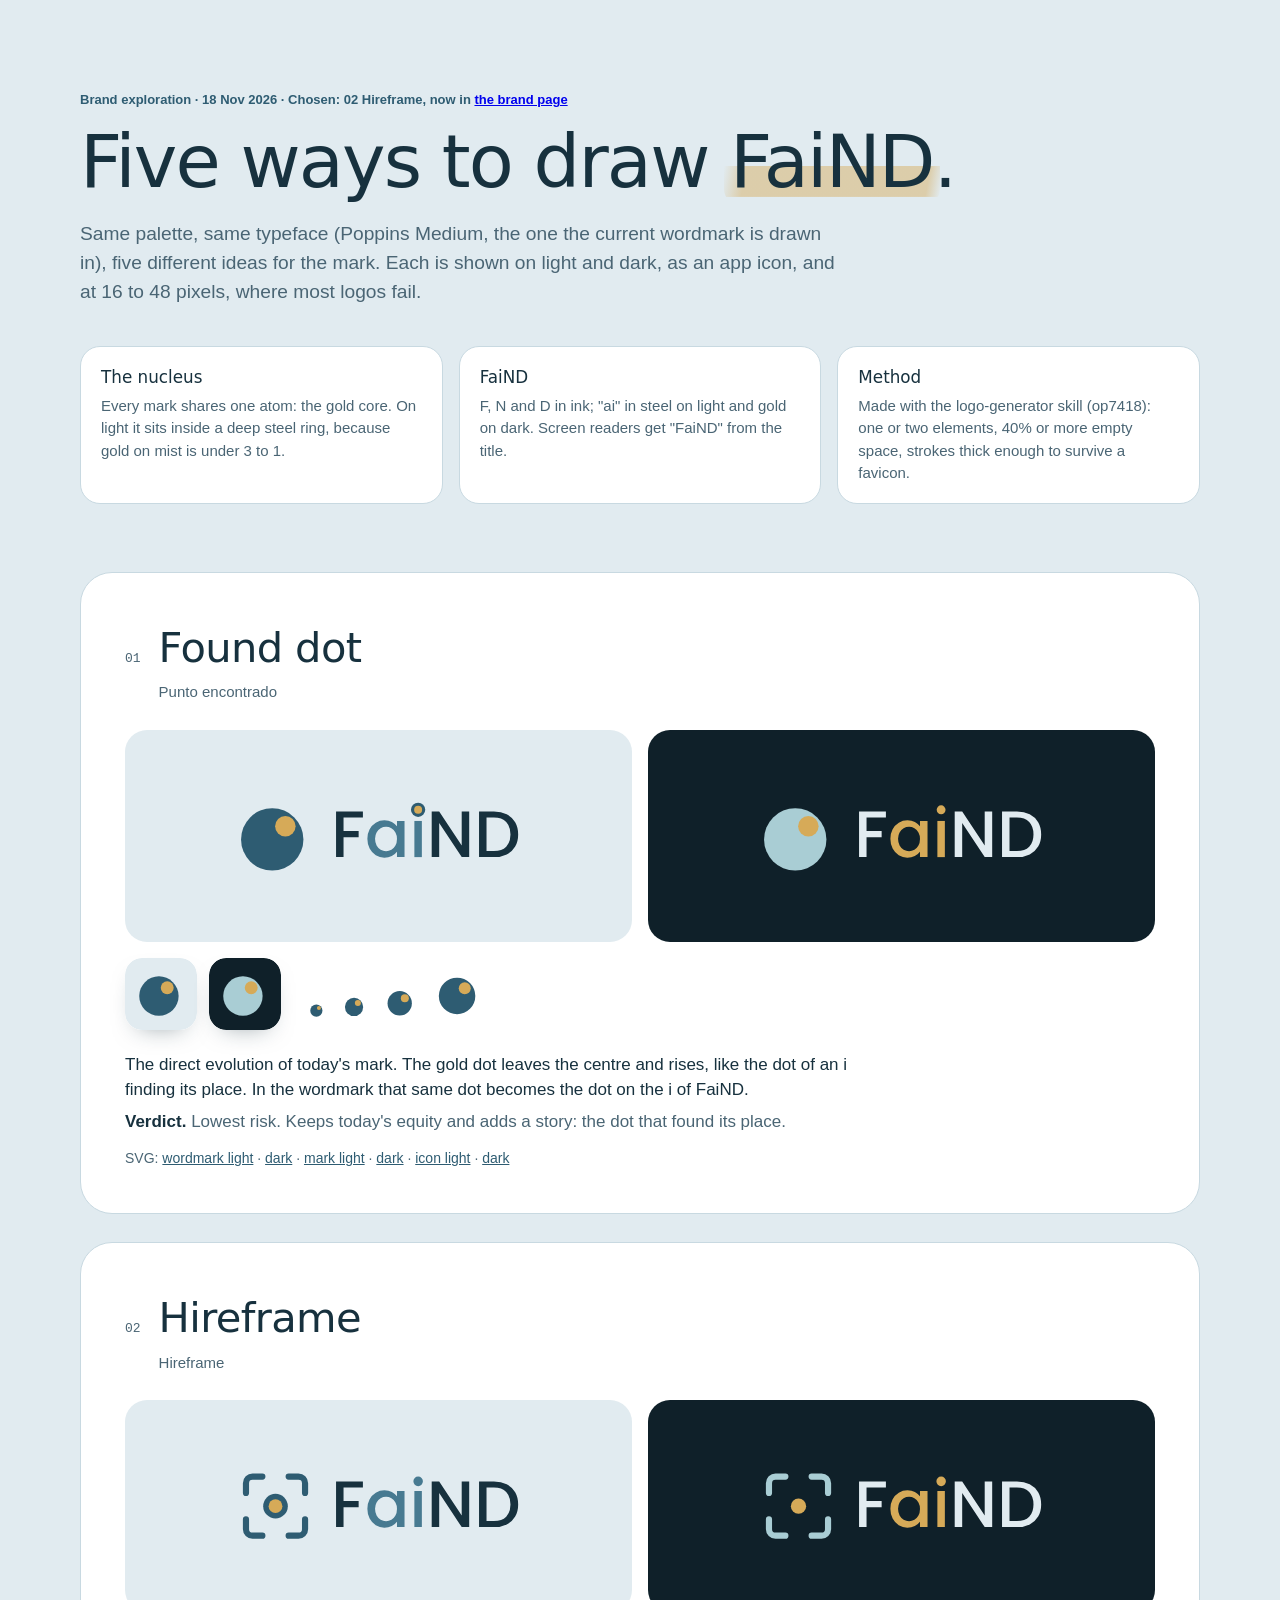
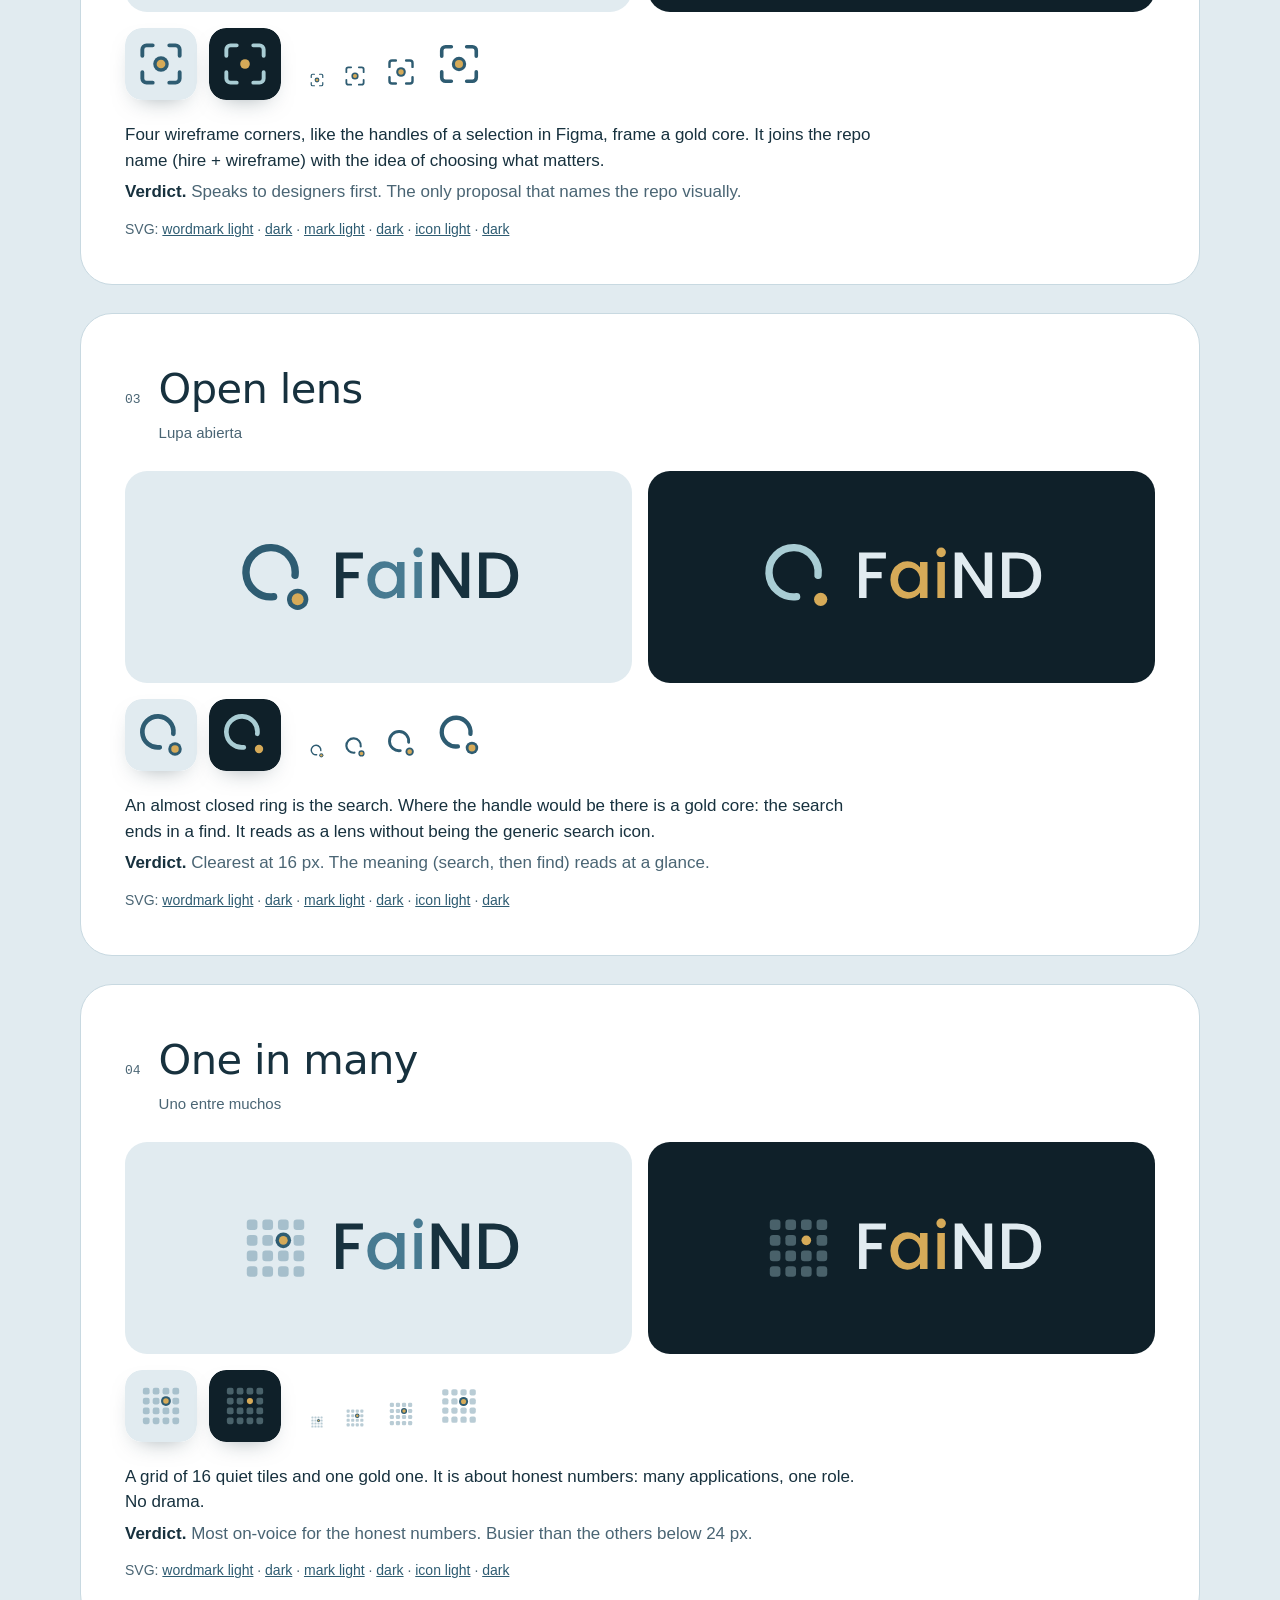
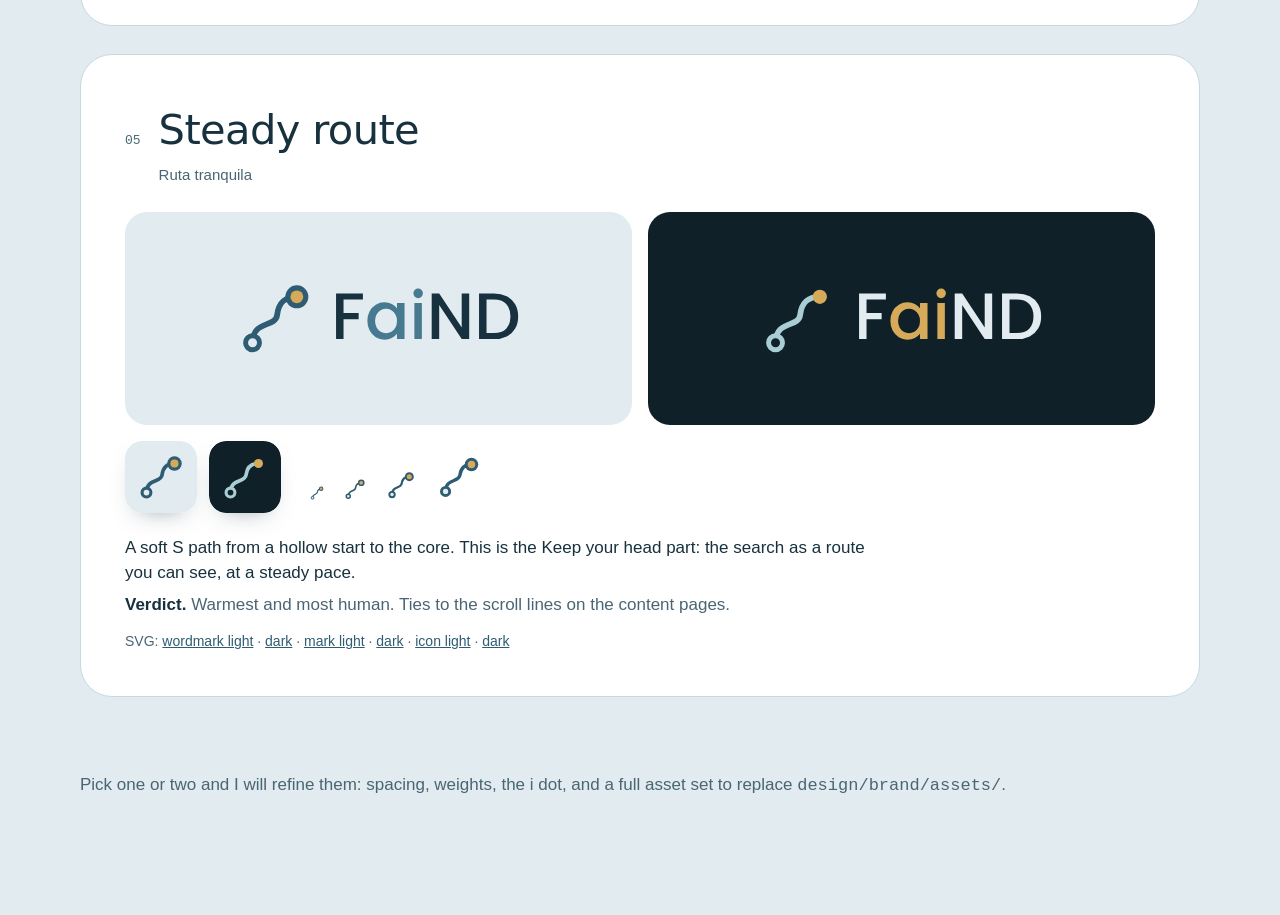
<file: design/brand/proposals/index.html>
<!DOCTYPE html>
<html lang="en">
<head>
<meta charset="utf-8">
<meta name="viewport" content="width=device-width, initial-scale=1">
<title>FaiND logo proposals</title>
<link rel="icon" href="../assets/favicon.svg" type="image/svg+xml">
<link rel="stylesheet" href="../../fx/fx.css">
<style>
:root { --surface:#E1EBF0; --raised:#fff; --ink:#17313E; --muted:#4A6574; --line:#C8D9E1; --accent:#2E5C72; --gold:#D6AA58; --night:#0F2029;
  --serif:"Avenir Next","Century Gothic",Futura,"Trebuchet MS",system-ui,sans-serif; --sans:ui-sans-serif,-apple-system,"Segoe UI","Helvetica Neue",Arial,sans-serif; --mono:ui-monospace,"SF Mono",Menlo,Consolas,monospace; }
* { box-sizing:border-box; }
body { margin:0; background:var(--surface); color:var(--ink); font-family:var(--sans); font-size:17px; line-height:1.5; -webkit-font-smoothing:antialiased; }
.wrap { width:min(1120px,100% - 40px); margin-inline:auto; }
.intro { padding:90px 0 40px; }
.eyebrow { font-size:13px; font-weight:600; color:var(--accent); margin:0 0 14px; }
h1 { font-family:var(--serif); font-weight:400; font-size:clamp(2.6rem,6vw,4.6rem); letter-spacing:-.025em; line-height:1.04; margin:0; }
.lede { color:var(--muted); font-size:1.2rem; max-width:40em; margin:20px 0 0; }
.notes { display:grid; grid-template-columns:repeat(3,1fr); gap:16px; margin:40px 0 0; }
.notes div { background:var(--raised); border:1px solid var(--line); border-radius:20px; padding:18px 20px; font-size:15px; color:var(--muted); }
.notes b { display:block; color:var(--ink); font-family:var(--serif); font-weight:500; font-size:1.05rem; margin-bottom:4px; }
.prop { background:var(--raised); border:1px solid var(--line); border-radius:32px; padding:clamp(22px,4vw,44px); margin:28px 0; }
.prop-head { display:flex; gap:18px; align-items:baseline; }
.num { font-family:var(--mono); font-size:13px; color:var(--muted); }
.prop h2 { font-family:var(--serif); font-weight:400; font-size:clamp(1.8rem,3.4vw,2.6rem); margin:0; letter-spacing:-.015em; }
.es { margin:2px 0 0; color:var(--muted); font-size:15px; }
.stage { display:grid; grid-template-columns:1fr 1fr; gap:16px; margin:26px 0 16px; }
.tile { border-radius:22px; display:grid; place-items:center; padding:clamp(28px,5vw,56px) 20px; }
.tile.light { background:var(--surface); } .tile.dark { background:var(--night); }
.wm { width:min(100%,300px); height:auto; }
.row { display:flex; gap:28px; align-items:center; flex-wrap:wrap; }
.icons { display:flex; gap:12px; }
.icon svg { width:72px; height:72px; display:block; border-radius:17px; box-shadow:0 10px 24px -14px rgba(23,49,62,.5); }
.sizes { display:flex; gap:18px; align-items:end; }
.sizes span { display:block; } .sizes svg { width:100%; height:100%; display:block; }
.why { margin:22px 0 6px; max-width:44em; }
.verdict { margin:0; color:var(--muted); max-width:44em; }
.verdict b { color:var(--ink); }
.files { font-size:14px; color:var(--muted); margin:14px 0 0; } .files a { color:var(--accent); }
.close { padding:30px 0 100px; color:var(--muted); }
@media (max-width:760px) { .stage,.notes { grid-template-columns:1fr; } }
</style>
</head>
<body>
<main>
<section class="intro wrap" data-reveal>
  <p class="eyebrow">Brand exploration · 18 Nov 2026 · Chosen: 02 Hireframe, now in <a href="../">the brand page</a></p>
  <h1>Five ways to draw <span class="fx-mark">FaiND</span>.</h1>
  <p class="lede">Same palette, same typeface (Poppins Medium, the one the current wordmark is drawn in), five different ideas for the mark. Each is shown on light and dark, as an app icon, and at 16 to 48 pixels, where most logos fail.</p>
  <div class="notes">
    <div><b>The nucleus</b>Every mark shares one atom: the gold core. On light it sits inside a deep steel ring, because gold on mist is under 3 to 1.</div>
    <div><b>FaiND</b>F, N and D in ink; "ai" in steel on light and gold on dark. Screen readers get "FaiND" from the title.</div>
    <div><b>Method</b>Made with the logo-generator skill (op7418): one or two elements, 40% or more empty space, strokes thick enough to survive a favicon.</div>
  </div>
</section>
<div class="wrap">

<article class="prop" id="p1" data-reveal>
  <header class="prop-head">
    <span class="num">01</span>
    <div><h2>Found dot</h2><p class="es" lang="es">Punto encontrado</p></div>
  </header>
  <div class="stage">
    <div class="tile light"><svg class="wm" xmlns="http://www.w3.org/2000/svg" viewBox="0 0 329 110" role="img" aria-label="FaiND"><title>FaiND</title><g transform="translate(6 10) scale(.9)"><circle cx="46" cy="54" r="38" fill="#2E5C72"/><circle cx="62" cy="38" r="12.5" fill="#D6AA58"/></g><path fill="#17313E" d="M146.848 27.96V34.656000000000006H125.608V49.416000000000004H142.168V56.112H125.608V78.0H117.4V27.96Z"/><path fill="#477A91" d="M170.46399999999997 37.68Q175.14399999999998 37.68 178.63599999999997 39.516000000000005Q182.128 41.352000000000004 184.21599999999998 44.088V38.328H192.49599999999998V78.0H184.21599999999998V72.096Q182.128 74.904 178.528 76.776Q174.928 78.648 170.32 78.648Q165.20799999999997 78.648 160.95999999999998 76.02Q156.712 73.392 154.22799999999998 68.676Q151.74399999999997 63.96 151.74399999999997 57.984Q151.74399999999997 52.008 154.22799999999998 47.400000000000006Q156.712 42.792 160.99599999999998 40.236000000000004Q165.27999999999997 37.68 170.46399999999997 37.68ZM172.19199999999998 44.808Q169.02399999999997 44.808 166.28799999999998 46.356Q163.552 47.904 161.85999999999999 50.892Q160.16799999999998 53.88 160.16799999999998 57.984Q160.16799999999998 62.088 161.85999999999999 65.184Q163.552 68.28 166.32399999999998 69.9Q169.09599999999998 71.52 172.19199999999998 71.52Q175.35999999999999 71.52 178.096 69.936Q180.832 68.352 182.524 65.292Q184.21599999999998 62.232 184.21599999999998 58.128Q184.21599999999998 54.024 182.524 51.0Q180.832 47.976 178.096 46.391999999999996Q175.35999999999999 44.808 172.19199999999998 44.808Z"/><path fill="#477A91" d="M211.504 38.328V78.0H203.296V38.328Z"/><circle cx="207.4" cy="26.09" r="7.83" fill="#2E5C72"/><circle cx="207.4" cy="26.09" r="4.38" fill="#D6AA58"/><path fill="#17313E" d="M263.416 78.0H255.208L230.512 40.632000000000005V78.0H222.304V27.888000000000005H230.512L255.208 65.184V27.888000000000005H263.416Z"/><path fill="#17313E" d="M317.128 53.16Q317.128 60.792 313.852 66.408Q310.57599999999996 72.024 304.56399999999996 75.012Q298.55199999999996 78.0 290.55999999999995 78.0H274.21599999999995V27.96H290.55999999999995Q298.55199999999996 27.96 304.56399999999996 31.020000000000003Q310.57599999999996 34.080000000000005 313.852 39.804Q317.128 45.528000000000006 317.128 53.16ZM308.70399999999995 53.16Q308.70399999999995 44.448 304.024 39.55200000000001Q299.344 34.656000000000006 290.55999999999995 34.656000000000006H282.424V71.304H290.55999999999995Q299.344 71.304 304.024 66.55199999999999Q308.70399999999995 61.8 308.70399999999995 53.16Z"/></svg></div>
    <div class="tile dark"><svg class="wm" xmlns="http://www.w3.org/2000/svg" viewBox="0 0 329 110" role="img" aria-label="FaiND"><title>FaiND</title><g transform="translate(6 10) scale(.9)"><circle cx="46" cy="54" r="38" fill="#A9CDD4"/><circle cx="62" cy="38" r="12.5" fill="#D6AA58"/></g><path fill="#E1EBF0" d="M146.848 27.96V34.656000000000006H125.608V49.416000000000004H142.168V56.112H125.608V78.0H117.4V27.96Z"/><path fill="#D6AA58" d="M170.46399999999997 37.68Q175.14399999999998 37.68 178.63599999999997 39.516000000000005Q182.128 41.352000000000004 184.21599999999998 44.088V38.328H192.49599999999998V78.0H184.21599999999998V72.096Q182.128 74.904 178.528 76.776Q174.928 78.648 170.32 78.648Q165.20799999999997 78.648 160.95999999999998 76.02Q156.712 73.392 154.22799999999998 68.676Q151.74399999999997 63.96 151.74399999999997 57.984Q151.74399999999997 52.008 154.22799999999998 47.400000000000006Q156.712 42.792 160.99599999999998 40.236000000000004Q165.27999999999997 37.68 170.46399999999997 37.68ZM172.19199999999998 44.808Q169.02399999999997 44.808 166.28799999999998 46.356Q163.552 47.904 161.85999999999999 50.892Q160.16799999999998 53.88 160.16799999999998 57.984Q160.16799999999998 62.088 161.85999999999999 65.184Q163.552 68.28 166.32399999999998 69.9Q169.09599999999998 71.52 172.19199999999998 71.52Q175.35999999999999 71.52 178.096 69.936Q180.832 68.352 182.524 65.292Q184.21599999999998 62.232 184.21599999999998 58.128Q184.21599999999998 54.024 182.524 51.0Q180.832 47.976 178.096 46.391999999999996Q175.35999999999999 44.808 172.19199999999998 44.808Z"/><path fill="#D6AA58" d="M211.504 38.328V78.0H203.296V38.328Z"/><circle cx="207.4" cy="26.09" r="4.85" fill="#D6AA58"/><path fill="#E1EBF0" d="M263.416 78.0H255.208L230.512 40.632000000000005V78.0H222.304V27.888000000000005H230.512L255.208 65.184V27.888000000000005H263.416Z"/><path fill="#E1EBF0" d="M317.128 53.16Q317.128 60.792 313.852 66.408Q310.57599999999996 72.024 304.56399999999996 75.012Q298.55199999999996 78.0 290.55999999999995 78.0H274.21599999999995V27.96H290.55999999999995Q298.55199999999996 27.96 304.56399999999996 31.020000000000003Q310.57599999999996 34.080000000000005 313.852 39.804Q317.128 45.528000000000006 317.128 53.16ZM308.70399999999995 53.16Q308.70399999999995 44.448 304.024 39.55200000000001Q299.344 34.656000000000006 290.55999999999995 34.656000000000006H282.424V71.304H290.55999999999995Q299.344 71.304 304.024 66.55199999999999Q308.70399999999995 61.8 308.70399999999995 53.16Z"/></svg></div>
  </div>
  <div class="row">
    <div class="icons">
      <div class="icon"><svg xmlns="http://www.w3.org/2000/svg" viewBox="0 0 100 100" role="img" aria-label="FaiND"><title>FaiND</title><rect width="100" height="100" rx="24" fill="#E1EBF0"/><g transform="translate(14 14) scale(.72)"><circle cx="46" cy="54" r="38" fill="#2E5C72"/><circle cx="62" cy="38" r="12.5" fill="#D6AA58"/></g></svg></div>
      <div class="icon"><svg xmlns="http://www.w3.org/2000/svg" viewBox="0 0 100 100" role="img" aria-label="FaiND"><title>FaiND</title><rect width="100" height="100" rx="24" fill="#0F2029"/><g transform="translate(14 14) scale(.72)"><circle cx="46" cy="54" r="38" fill="#A9CDD4"/><circle cx="62" cy="38" r="12.5" fill="#D6AA58"/></g></svg></div>
    </div>
    <div class="sizes" aria-label="Mark at 16, 24, 32 and 48 pixels"><span style="width:16px;height:16px"><svg xmlns="http://www.w3.org/2000/svg" viewBox="0 0 100 100" role="img" aria-label="FaiND"><title>FaiND</title><circle cx="46" cy="54" r="38" fill="#2E5C72"/><circle cx="62" cy="38" r="12.5" fill="#D6AA58"/></svg></span><span style="width:24px;height:24px"><svg xmlns="http://www.w3.org/2000/svg" viewBox="0 0 100 100" role="img" aria-label="FaiND"><title>FaiND</title><circle cx="46" cy="54" r="38" fill="#2E5C72"/><circle cx="62" cy="38" r="12.5" fill="#D6AA58"/></svg></span><span style="width:32px;height:32px"><svg xmlns="http://www.w3.org/2000/svg" viewBox="0 0 100 100" role="img" aria-label="FaiND"><title>FaiND</title><circle cx="46" cy="54" r="38" fill="#2E5C72"/><circle cx="62" cy="38" r="12.5" fill="#D6AA58"/></svg></span><span style="width:48px;height:48px"><svg xmlns="http://www.w3.org/2000/svg" viewBox="0 0 100 100" role="img" aria-label="FaiND"><title>FaiND</title><circle cx="46" cy="54" r="38" fill="#2E5C72"/><circle cx="62" cy="38" r="12.5" fill="#D6AA58"/></svg></span></div>
  </div>
  <p class="why">The direct evolution of today's mark. The gold dot leaves the centre and rises, like the dot of an i finding its place. In the wordmark that same dot becomes the dot on the i of FaiND.</p>
  <p class="verdict"><b>Verdict.</b> Lowest risk. Keeps today's equity and adds a story: the dot that found its place.</p>
  <p class="files">SVG: <a href="assets/1-found/wordmark-light.svg">wordmark light</a> · <a href="assets/1-found/wordmark-dark.svg">dark</a> · <a href="assets/1-found/mark-light.svg">mark light</a> · <a href="assets/1-found/mark-dark.svg">dark</a> · <a href="assets/1-found/icon-light.svg">icon light</a> · <a href="assets/1-found/icon-dark.svg">dark</a></p>
</article>
<article class="prop" id="p2" data-reveal>
  <header class="prop-head">
    <span class="num">02</span>
    <div><h2>Hireframe</h2><p class="es" lang="es">Hireframe</p></div>
  </header>
  <div class="stage">
    <div class="tile light"><svg class="wm" xmlns="http://www.w3.org/2000/svg" viewBox="0 0 329 110" role="img" aria-label="FaiND"><title>FaiND</title><g transform="translate(6 10) scale(.9)"><path d="M14 34V22a8 8 0 0 1 8-8h12 M66 14h12a8 8 0 0 1 8 8v12 M86 66v12a8 8 0 0 1-8 8H66 M34 86H22a8 8 0 0 1-8-8V66" fill="none" stroke="#2E5C72" stroke-width="7.5" stroke-linecap="round" stroke-linejoin="round"/><circle cx="50" cy="50" r="15" fill="#2E5C72"/><circle cx="50" cy="50" r="8.40" fill="#D6AA58"/></g><path fill="#17313E" d="M146.848 27.96V34.656000000000006H125.608V49.416000000000004H142.168V56.112H125.608V78.0H117.4V27.96Z"/><path fill="#477A91" d="M170.46399999999997 37.68Q175.14399999999998 37.68 178.63599999999997 39.516000000000005Q182.128 41.352000000000004 184.21599999999998 44.088V38.328H192.49599999999998V78.0H184.21599999999998V72.096Q182.128 74.904 178.528 76.776Q174.928 78.648 170.32 78.648Q165.20799999999997 78.648 160.95999999999998 76.02Q156.712 73.392 154.22799999999998 68.676Q151.74399999999997 63.96 151.74399999999997 57.984Q151.74399999999997 52.008 154.22799999999998 47.400000000000006Q156.712 42.792 160.99599999999998 40.236000000000004Q165.27999999999997 37.68 170.46399999999997 37.68ZM172.19199999999998 44.808Q169.02399999999997 44.808 166.28799999999998 46.356Q163.552 47.904 161.85999999999999 50.892Q160.16799999999998 53.88 160.16799999999998 57.984Q160.16799999999998 62.088 161.85999999999999 65.184Q163.552 68.28 166.32399999999998 69.9Q169.09599999999998 71.52 172.19199999999998 71.52Q175.35999999999999 71.52 178.096 69.936Q180.832 68.352 182.524 65.292Q184.21599999999998 62.232 184.21599999999998 58.128Q184.21599999999998 54.024 182.524 51.0Q180.832 47.976 178.096 46.391999999999996Q175.35999999999999 44.808 172.19199999999998 44.808Z"/><path fill="#477A91" d="M202.21599999999998 27.816000000000003Q202.21599999999998 25.584000000000003 203.72799999999998 24.072000000000003Q205.23999999999998 22.560000000000002 207.47199999999998 22.560000000000002Q209.63199999999998 22.560000000000002 211.14399999999998 24.072000000000003Q212.65599999999998 25.584000000000003 212.65599999999998 27.816000000000003Q212.65599999999998 30.048000000000002 211.14399999999998 31.560000000000002Q209.63199999999998 33.072 207.47199999999998 33.072Q205.23999999999998 33.072 203.72799999999998 31.560000000000002Q202.21599999999998 30.048000000000002 202.21599999999998 27.816000000000003ZM211.504 38.328V78.0H203.296V38.328Z"/><path fill="#17313E" d="M263.416 78.0H255.208L230.512 40.632000000000005V78.0H222.304V27.888000000000005H230.512L255.208 65.184V27.888000000000005H263.416Z"/><path fill="#17313E" d="M317.128 53.16Q317.128 60.792 313.852 66.408Q310.57599999999996 72.024 304.56399999999996 75.012Q298.55199999999996 78.0 290.55999999999995 78.0H274.21599999999995V27.96H290.55999999999995Q298.55199999999996 27.96 304.56399999999996 31.020000000000003Q310.57599999999996 34.080000000000005 313.852 39.804Q317.128 45.528000000000006 317.128 53.16ZM308.70399999999995 53.16Q308.70399999999995 44.448 304.024 39.55200000000001Q299.344 34.656000000000006 290.55999999999995 34.656000000000006H282.424V71.304H290.55999999999995Q299.344 71.304 304.024 66.55199999999999Q308.70399999999995 61.8 308.70399999999995 53.16Z"/></svg></div>
    <div class="tile dark"><svg class="wm" xmlns="http://www.w3.org/2000/svg" viewBox="0 0 329 110" role="img" aria-label="FaiND"><title>FaiND</title><g transform="translate(6 10) scale(.9)"><path d="M14 34V22a8 8 0 0 1 8-8h12 M66 14h12a8 8 0 0 1 8 8v12 M86 66v12a8 8 0 0 1-8 8H66 M34 86H22a8 8 0 0 1-8-8V66" fill="none" stroke="#A9CDD4" stroke-width="7.5" stroke-linecap="round" stroke-linejoin="round"/><circle cx="50" cy="50" r="9.30" fill="#D6AA58"/></g><path fill="#E1EBF0" d="M146.848 27.96V34.656000000000006H125.608V49.416000000000004H142.168V56.112H125.608V78.0H117.4V27.96Z"/><path fill="#D6AA58" d="M170.46399999999997 37.68Q175.14399999999998 37.68 178.63599999999997 39.516000000000005Q182.128 41.352000000000004 184.21599999999998 44.088V38.328H192.49599999999998V78.0H184.21599999999998V72.096Q182.128 74.904 178.528 76.776Q174.928 78.648 170.32 78.648Q165.20799999999997 78.648 160.95999999999998 76.02Q156.712 73.392 154.22799999999998 68.676Q151.74399999999997 63.96 151.74399999999997 57.984Q151.74399999999997 52.008 154.22799999999998 47.400000000000006Q156.712 42.792 160.99599999999998 40.236000000000004Q165.27999999999997 37.68 170.46399999999997 37.68ZM172.19199999999998 44.808Q169.02399999999997 44.808 166.28799999999998 46.356Q163.552 47.904 161.85999999999999 50.892Q160.16799999999998 53.88 160.16799999999998 57.984Q160.16799999999998 62.088 161.85999999999999 65.184Q163.552 68.28 166.32399999999998 69.9Q169.09599999999998 71.52 172.19199999999998 71.52Q175.35999999999999 71.52 178.096 69.936Q180.832 68.352 182.524 65.292Q184.21599999999998 62.232 184.21599999999998 58.128Q184.21599999999998 54.024 182.524 51.0Q180.832 47.976 178.096 46.391999999999996Q175.35999999999999 44.808 172.19199999999998 44.808Z"/><path fill="#D6AA58" d="M202.21599999999998 27.816000000000003Q202.21599999999998 25.584000000000003 203.72799999999998 24.072000000000003Q205.23999999999998 22.560000000000002 207.47199999999998 22.560000000000002Q209.63199999999998 22.560000000000002 211.14399999999998 24.072000000000003Q212.65599999999998 25.584000000000003 212.65599999999998 27.816000000000003Q212.65599999999998 30.048000000000002 211.14399999999998 31.560000000000002Q209.63199999999998 33.072 207.47199999999998 33.072Q205.23999999999998 33.072 203.72799999999998 31.560000000000002Q202.21599999999998 30.048000000000002 202.21599999999998 27.816000000000003ZM211.504 38.328V78.0H203.296V38.328Z"/><path fill="#E1EBF0" d="M263.416 78.0H255.208L230.512 40.632000000000005V78.0H222.304V27.888000000000005H230.512L255.208 65.184V27.888000000000005H263.416Z"/><path fill="#E1EBF0" d="M317.128 53.16Q317.128 60.792 313.852 66.408Q310.57599999999996 72.024 304.56399999999996 75.012Q298.55199999999996 78.0 290.55999999999995 78.0H274.21599999999995V27.96H290.55999999999995Q298.55199999999996 27.96 304.56399999999996 31.020000000000003Q310.57599999999996 34.080000000000005 313.852 39.804Q317.128 45.528000000000006 317.128 53.16ZM308.70399999999995 53.16Q308.70399999999995 44.448 304.024 39.55200000000001Q299.344 34.656000000000006 290.55999999999995 34.656000000000006H282.424V71.304H290.55999999999995Q299.344 71.304 304.024 66.55199999999999Q308.70399999999995 61.8 308.70399999999995 53.16Z"/></svg></div>
  </div>
  <div class="row">
    <div class="icons">
      <div class="icon"><svg xmlns="http://www.w3.org/2000/svg" viewBox="0 0 100 100" role="img" aria-label="FaiND"><title>FaiND</title><rect width="100" height="100" rx="24" fill="#E1EBF0"/><g transform="translate(14 14) scale(.72)"><path d="M14 34V22a8 8 0 0 1 8-8h12 M66 14h12a8 8 0 0 1 8 8v12 M86 66v12a8 8 0 0 1-8 8H66 M34 86H22a8 8 0 0 1-8-8V66" fill="none" stroke="#2E5C72" stroke-width="7.5" stroke-linecap="round" stroke-linejoin="round"/><circle cx="50" cy="50" r="15" fill="#2E5C72"/><circle cx="50" cy="50" r="8.40" fill="#D6AA58"/></g></svg></div>
      <div class="icon"><svg xmlns="http://www.w3.org/2000/svg" viewBox="0 0 100 100" role="img" aria-label="FaiND"><title>FaiND</title><rect width="100" height="100" rx="24" fill="#0F2029"/><g transform="translate(14 14) scale(.72)"><path d="M14 34V22a8 8 0 0 1 8-8h12 M66 14h12a8 8 0 0 1 8 8v12 M86 66v12a8 8 0 0 1-8 8H66 M34 86H22a8 8 0 0 1-8-8V66" fill="none" stroke="#A9CDD4" stroke-width="7.5" stroke-linecap="round" stroke-linejoin="round"/><circle cx="50" cy="50" r="9.30" fill="#D6AA58"/></g></svg></div>
    </div>
    <div class="sizes" aria-label="Mark at 16, 24, 32 and 48 pixels"><span style="width:16px;height:16px"><svg xmlns="http://www.w3.org/2000/svg" viewBox="0 0 100 100" role="img" aria-label="FaiND"><title>FaiND</title><path d="M14 34V22a8 8 0 0 1 8-8h12 M66 14h12a8 8 0 0 1 8 8v12 M86 66v12a8 8 0 0 1-8 8H66 M34 86H22a8 8 0 0 1-8-8V66" fill="none" stroke="#2E5C72" stroke-width="7.5" stroke-linecap="round" stroke-linejoin="round"/><circle cx="50" cy="50" r="15" fill="#2E5C72"/><circle cx="50" cy="50" r="8.40" fill="#D6AA58"/></svg></span><span style="width:24px;height:24px"><svg xmlns="http://www.w3.org/2000/svg" viewBox="0 0 100 100" role="img" aria-label="FaiND"><title>FaiND</title><path d="M14 34V22a8 8 0 0 1 8-8h12 M66 14h12a8 8 0 0 1 8 8v12 M86 66v12a8 8 0 0 1-8 8H66 M34 86H22a8 8 0 0 1-8-8V66" fill="none" stroke="#2E5C72" stroke-width="7.5" stroke-linecap="round" stroke-linejoin="round"/><circle cx="50" cy="50" r="15" fill="#2E5C72"/><circle cx="50" cy="50" r="8.40" fill="#D6AA58"/></svg></span><span style="width:32px;height:32px"><svg xmlns="http://www.w3.org/2000/svg" viewBox="0 0 100 100" role="img" aria-label="FaiND"><title>FaiND</title><path d="M14 34V22a8 8 0 0 1 8-8h12 M66 14h12a8 8 0 0 1 8 8v12 M86 66v12a8 8 0 0 1-8 8H66 M34 86H22a8 8 0 0 1-8-8V66" fill="none" stroke="#2E5C72" stroke-width="7.5" stroke-linecap="round" stroke-linejoin="round"/><circle cx="50" cy="50" r="15" fill="#2E5C72"/><circle cx="50" cy="50" r="8.40" fill="#D6AA58"/></svg></span><span style="width:48px;height:48px"><svg xmlns="http://www.w3.org/2000/svg" viewBox="0 0 100 100" role="img" aria-label="FaiND"><title>FaiND</title><path d="M14 34V22a8 8 0 0 1 8-8h12 M66 14h12a8 8 0 0 1 8 8v12 M86 66v12a8 8 0 0 1-8 8H66 M34 86H22a8 8 0 0 1-8-8V66" fill="none" stroke="#2E5C72" stroke-width="7.5" stroke-linecap="round" stroke-linejoin="round"/><circle cx="50" cy="50" r="15" fill="#2E5C72"/><circle cx="50" cy="50" r="8.40" fill="#D6AA58"/></svg></span></div>
  </div>
  <p class="why">Four wireframe corners, like the handles of a selection in Figma, frame a gold core. It joins the repo name (hire + wireframe) with the idea of choosing what matters.</p>
  <p class="verdict"><b>Verdict.</b> Speaks to designers first. The only proposal that names the repo visually.</p>
  <p class="files">SVG: <a href="assets/2-hireframe/wordmark-light.svg">wordmark light</a> · <a href="assets/2-hireframe/wordmark-dark.svg">dark</a> · <a href="assets/2-hireframe/mark-light.svg">mark light</a> · <a href="assets/2-hireframe/mark-dark.svg">dark</a> · <a href="assets/2-hireframe/icon-light.svg">icon light</a> · <a href="assets/2-hireframe/icon-dark.svg">dark</a></p>
</article>
<article class="prop" id="p3" data-reveal>
  <header class="prop-head">
    <span class="num">03</span>
    <div><h2>Open lens</h2><p class="es" lang="es">Lupa abierta</p></div>
  </header>
  <div class="stage">
    <div class="tile light"><svg class="wm" xmlns="http://www.w3.org/2000/svg" viewBox="0 0 329 110" role="img" aria-label="FaiND"><title>FaiND</title><g transform="translate(6 10) scale(.9)"><path d="M47.66 73.78A30 30 0 1 1 73.78 47.66" fill="none" stroke="#2E5C72" stroke-width="9" stroke-linecap="round"/><circle cx="77" cy="77" r="13" fill="#2E5C72"/><circle cx="77" cy="77" r="7.28" fill="#D6AA58"/></g><path fill="#17313E" d="M146.848 27.96V34.656000000000006H125.608V49.416000000000004H142.168V56.112H125.608V78.0H117.4V27.96Z"/><path fill="#477A91" d="M170.46399999999997 37.68Q175.14399999999998 37.68 178.63599999999997 39.516000000000005Q182.128 41.352000000000004 184.21599999999998 44.088V38.328H192.49599999999998V78.0H184.21599999999998V72.096Q182.128 74.904 178.528 76.776Q174.928 78.648 170.32 78.648Q165.20799999999997 78.648 160.95999999999998 76.02Q156.712 73.392 154.22799999999998 68.676Q151.74399999999997 63.96 151.74399999999997 57.984Q151.74399999999997 52.008 154.22799999999998 47.400000000000006Q156.712 42.792 160.99599999999998 40.236000000000004Q165.27999999999997 37.68 170.46399999999997 37.68ZM172.19199999999998 44.808Q169.02399999999997 44.808 166.28799999999998 46.356Q163.552 47.904 161.85999999999999 50.892Q160.16799999999998 53.88 160.16799999999998 57.984Q160.16799999999998 62.088 161.85999999999999 65.184Q163.552 68.28 166.32399999999998 69.9Q169.09599999999998 71.52 172.19199999999998 71.52Q175.35999999999999 71.52 178.096 69.936Q180.832 68.352 182.524 65.292Q184.21599999999998 62.232 184.21599999999998 58.128Q184.21599999999998 54.024 182.524 51.0Q180.832 47.976 178.096 46.391999999999996Q175.35999999999999 44.808 172.19199999999998 44.808Z"/><path fill="#477A91" d="M202.21599999999998 27.816000000000003Q202.21599999999998 25.584000000000003 203.72799999999998 24.072000000000003Q205.23999999999998 22.560000000000002 207.47199999999998 22.560000000000002Q209.63199999999998 22.560000000000002 211.14399999999998 24.072000000000003Q212.65599999999998 25.584000000000003 212.65599999999998 27.816000000000003Q212.65599999999998 30.048000000000002 211.14399999999998 31.560000000000002Q209.63199999999998 33.072 207.47199999999998 33.072Q205.23999999999998 33.072 203.72799999999998 31.560000000000002Q202.21599999999998 30.048000000000002 202.21599999999998 27.816000000000003ZM211.504 38.328V78.0H203.296V38.328Z"/><path fill="#17313E" d="M263.416 78.0H255.208L230.512 40.632000000000005V78.0H222.304V27.888000000000005H230.512L255.208 65.184V27.888000000000005H263.416Z"/><path fill="#17313E" d="M317.128 53.16Q317.128 60.792 313.852 66.408Q310.57599999999996 72.024 304.56399999999996 75.012Q298.55199999999996 78.0 290.55999999999995 78.0H274.21599999999995V27.96H290.55999999999995Q298.55199999999996 27.96 304.56399999999996 31.020000000000003Q310.57599999999996 34.080000000000005 313.852 39.804Q317.128 45.528000000000006 317.128 53.16ZM308.70399999999995 53.16Q308.70399999999995 44.448 304.024 39.55200000000001Q299.344 34.656000000000006 290.55999999999995 34.656000000000006H282.424V71.304H290.55999999999995Q299.344 71.304 304.024 66.55199999999999Q308.70399999999995 61.8 308.70399999999995 53.16Z"/></svg></div>
    <div class="tile dark"><svg class="wm" xmlns="http://www.w3.org/2000/svg" viewBox="0 0 329 110" role="img" aria-label="FaiND"><title>FaiND</title><g transform="translate(6 10) scale(.9)"><path d="M47.66 73.78A30 30 0 1 1 73.78 47.66" fill="none" stroke="#A9CDD4" stroke-width="9" stroke-linecap="round"/><circle cx="77" cy="77" r="8.06" fill="#D6AA58"/></g><path fill="#E1EBF0" d="M146.848 27.96V34.656000000000006H125.608V49.416000000000004H142.168V56.112H125.608V78.0H117.4V27.96Z"/><path fill="#D6AA58" d="M170.46399999999997 37.68Q175.14399999999998 37.68 178.63599999999997 39.516000000000005Q182.128 41.352000000000004 184.21599999999998 44.088V38.328H192.49599999999998V78.0H184.21599999999998V72.096Q182.128 74.904 178.528 76.776Q174.928 78.648 170.32 78.648Q165.20799999999997 78.648 160.95999999999998 76.02Q156.712 73.392 154.22799999999998 68.676Q151.74399999999997 63.96 151.74399999999997 57.984Q151.74399999999997 52.008 154.22799999999998 47.400000000000006Q156.712 42.792 160.99599999999998 40.236000000000004Q165.27999999999997 37.68 170.46399999999997 37.68ZM172.19199999999998 44.808Q169.02399999999997 44.808 166.28799999999998 46.356Q163.552 47.904 161.85999999999999 50.892Q160.16799999999998 53.88 160.16799999999998 57.984Q160.16799999999998 62.088 161.85999999999999 65.184Q163.552 68.28 166.32399999999998 69.9Q169.09599999999998 71.52 172.19199999999998 71.52Q175.35999999999999 71.52 178.096 69.936Q180.832 68.352 182.524 65.292Q184.21599999999998 62.232 184.21599999999998 58.128Q184.21599999999998 54.024 182.524 51.0Q180.832 47.976 178.096 46.391999999999996Q175.35999999999999 44.808 172.19199999999998 44.808Z"/><path fill="#D6AA58" d="M202.21599999999998 27.816000000000003Q202.21599999999998 25.584000000000003 203.72799999999998 24.072000000000003Q205.23999999999998 22.560000000000002 207.47199999999998 22.560000000000002Q209.63199999999998 22.560000000000002 211.14399999999998 24.072000000000003Q212.65599999999998 25.584000000000003 212.65599999999998 27.816000000000003Q212.65599999999998 30.048000000000002 211.14399999999998 31.560000000000002Q209.63199999999998 33.072 207.47199999999998 33.072Q205.23999999999998 33.072 203.72799999999998 31.560000000000002Q202.21599999999998 30.048000000000002 202.21599999999998 27.816000000000003ZM211.504 38.328V78.0H203.296V38.328Z"/><path fill="#E1EBF0" d="M263.416 78.0H255.208L230.512 40.632000000000005V78.0H222.304V27.888000000000005H230.512L255.208 65.184V27.888000000000005H263.416Z"/><path fill="#E1EBF0" d="M317.128 53.16Q317.128 60.792 313.852 66.408Q310.57599999999996 72.024 304.56399999999996 75.012Q298.55199999999996 78.0 290.55999999999995 78.0H274.21599999999995V27.96H290.55999999999995Q298.55199999999996 27.96 304.56399999999996 31.020000000000003Q310.57599999999996 34.080000000000005 313.852 39.804Q317.128 45.528000000000006 317.128 53.16ZM308.70399999999995 53.16Q308.70399999999995 44.448 304.024 39.55200000000001Q299.344 34.656000000000006 290.55999999999995 34.656000000000006H282.424V71.304H290.55999999999995Q299.344 71.304 304.024 66.55199999999999Q308.70399999999995 61.8 308.70399999999995 53.16Z"/></svg></div>
  </div>
  <div class="row">
    <div class="icons">
      <div class="icon"><svg xmlns="http://www.w3.org/2000/svg" viewBox="0 0 100 100" role="img" aria-label="FaiND"><title>FaiND</title><rect width="100" height="100" rx="24" fill="#E1EBF0"/><g transform="translate(14 14) scale(.72)"><path d="M47.66 73.78A30 30 0 1 1 73.78 47.66" fill="none" stroke="#2E5C72" stroke-width="9" stroke-linecap="round"/><circle cx="77" cy="77" r="13" fill="#2E5C72"/><circle cx="77" cy="77" r="7.28" fill="#D6AA58"/></g></svg></div>
      <div class="icon"><svg xmlns="http://www.w3.org/2000/svg" viewBox="0 0 100 100" role="img" aria-label="FaiND"><title>FaiND</title><rect width="100" height="100" rx="24" fill="#0F2029"/><g transform="translate(14 14) scale(.72)"><path d="M47.66 73.78A30 30 0 1 1 73.78 47.66" fill="none" stroke="#A9CDD4" stroke-width="9" stroke-linecap="round"/><circle cx="77" cy="77" r="8.06" fill="#D6AA58"/></g></svg></div>
    </div>
    <div class="sizes" aria-label="Mark at 16, 24, 32 and 48 pixels"><span style="width:16px;height:16px"><svg xmlns="http://www.w3.org/2000/svg" viewBox="0 0 100 100" role="img" aria-label="FaiND"><title>FaiND</title><path d="M47.66 73.78A30 30 0 1 1 73.78 47.66" fill="none" stroke="#2E5C72" stroke-width="9" stroke-linecap="round"/><circle cx="77" cy="77" r="13" fill="#2E5C72"/><circle cx="77" cy="77" r="7.28" fill="#D6AA58"/></svg></span><span style="width:24px;height:24px"><svg xmlns="http://www.w3.org/2000/svg" viewBox="0 0 100 100" role="img" aria-label="FaiND"><title>FaiND</title><path d="M47.66 73.78A30 30 0 1 1 73.78 47.66" fill="none" stroke="#2E5C72" stroke-width="9" stroke-linecap="round"/><circle cx="77" cy="77" r="13" fill="#2E5C72"/><circle cx="77" cy="77" r="7.28" fill="#D6AA58"/></svg></span><span style="width:32px;height:32px"><svg xmlns="http://www.w3.org/2000/svg" viewBox="0 0 100 100" role="img" aria-label="FaiND"><title>FaiND</title><path d="M47.66 73.78A30 30 0 1 1 73.78 47.66" fill="none" stroke="#2E5C72" stroke-width="9" stroke-linecap="round"/><circle cx="77" cy="77" r="13" fill="#2E5C72"/><circle cx="77" cy="77" r="7.28" fill="#D6AA58"/></svg></span><span style="width:48px;height:48px"><svg xmlns="http://www.w3.org/2000/svg" viewBox="0 0 100 100" role="img" aria-label="FaiND"><title>FaiND</title><path d="M47.66 73.78A30 30 0 1 1 73.78 47.66" fill="none" stroke="#2E5C72" stroke-width="9" stroke-linecap="round"/><circle cx="77" cy="77" r="13" fill="#2E5C72"/><circle cx="77" cy="77" r="7.28" fill="#D6AA58"/></svg></span></div>
  </div>
  <p class="why">An almost closed ring is the search. Where the handle would be there is a gold core: the search ends in a find. It reads as a lens without being the generic search icon.</p>
  <p class="verdict"><b>Verdict.</b> Clearest at 16 px. The meaning (search, then find) reads at a glance.</p>
  <p class="files">SVG: <a href="assets/3-lens/wordmark-light.svg">wordmark light</a> · <a href="assets/3-lens/wordmark-dark.svg">dark</a> · <a href="assets/3-lens/mark-light.svg">mark light</a> · <a href="assets/3-lens/mark-dark.svg">dark</a> · <a href="assets/3-lens/icon-light.svg">icon light</a> · <a href="assets/3-lens/icon-dark.svg">dark</a></p>
</article>
<article class="prop" id="p4" data-reveal>
  <header class="prop-head">
    <span class="num">04</span>
    <div><h2>One in many</h2><p class="es" lang="es">Uno entre muchos</p></div>
  </header>
  <div class="stage">
    <div class="tile light"><svg class="wm" xmlns="http://www.w3.org/2000/svg" viewBox="0 0 329 110" role="img" aria-label="FaiND"><title>FaiND</title><g transform="translate(6 10) scale(.9)"><rect x="15" y="15" width="13" height="13" rx="4" fill="#477A91" opacity=".38"/><rect x="34" y="15" width="13" height="13" rx="4" fill="#477A91" opacity=".38"/><rect x="53" y="15" width="13" height="13" rx="4" fill="#477A91" opacity=".38"/><rect x="72" y="15" width="13" height="13" rx="4" fill="#477A91" opacity=".38"/><rect x="15" y="34" width="13" height="13" rx="4" fill="#477A91" opacity=".38"/><rect x="34" y="34" width="13" height="13" rx="4" fill="#477A91" opacity=".38"/><circle cx="59.5" cy="40.5" r="9.5" fill="#2E5C72"/><circle cx="59.5" cy="40.5" r="5.32" fill="#D6AA58"/><rect x="72" y="34" width="13" height="13" rx="4" fill="#477A91" opacity=".38"/><rect x="15" y="53" width="13" height="13" rx="4" fill="#477A91" opacity=".38"/><rect x="34" y="53" width="13" height="13" rx="4" fill="#477A91" opacity=".38"/><rect x="53" y="53" width="13" height="13" rx="4" fill="#477A91" opacity=".38"/><rect x="72" y="53" width="13" height="13" rx="4" fill="#477A91" opacity=".38"/><rect x="15" y="72" width="13" height="13" rx="4" fill="#477A91" opacity=".38"/><rect x="34" y="72" width="13" height="13" rx="4" fill="#477A91" opacity=".38"/><rect x="53" y="72" width="13" height="13" rx="4" fill="#477A91" opacity=".38"/><rect x="72" y="72" width="13" height="13" rx="4" fill="#477A91" opacity=".38"/></g><path fill="#17313E" d="M146.848 27.96V34.656000000000006H125.608V49.416000000000004H142.168V56.112H125.608V78.0H117.4V27.96Z"/><path fill="#477A91" d="M170.46399999999997 37.68Q175.14399999999998 37.68 178.63599999999997 39.516000000000005Q182.128 41.352000000000004 184.21599999999998 44.088V38.328H192.49599999999998V78.0H184.21599999999998V72.096Q182.128 74.904 178.528 76.776Q174.928 78.648 170.32 78.648Q165.20799999999997 78.648 160.95999999999998 76.02Q156.712 73.392 154.22799999999998 68.676Q151.74399999999997 63.96 151.74399999999997 57.984Q151.74399999999997 52.008 154.22799999999998 47.400000000000006Q156.712 42.792 160.99599999999998 40.236000000000004Q165.27999999999997 37.68 170.46399999999997 37.68ZM172.19199999999998 44.808Q169.02399999999997 44.808 166.28799999999998 46.356Q163.552 47.904 161.85999999999999 50.892Q160.16799999999998 53.88 160.16799999999998 57.984Q160.16799999999998 62.088 161.85999999999999 65.184Q163.552 68.28 166.32399999999998 69.9Q169.09599999999998 71.52 172.19199999999998 71.52Q175.35999999999999 71.52 178.096 69.936Q180.832 68.352 182.524 65.292Q184.21599999999998 62.232 184.21599999999998 58.128Q184.21599999999998 54.024 182.524 51.0Q180.832 47.976 178.096 46.391999999999996Q175.35999999999999 44.808 172.19199999999998 44.808Z"/><path fill="#477A91" d="M202.21599999999998 27.816000000000003Q202.21599999999998 25.584000000000003 203.72799999999998 24.072000000000003Q205.23999999999998 22.560000000000002 207.47199999999998 22.560000000000002Q209.63199999999998 22.560000000000002 211.14399999999998 24.072000000000003Q212.65599999999998 25.584000000000003 212.65599999999998 27.816000000000003Q212.65599999999998 30.048000000000002 211.14399999999998 31.560000000000002Q209.63199999999998 33.072 207.47199999999998 33.072Q205.23999999999998 33.072 203.72799999999998 31.560000000000002Q202.21599999999998 30.048000000000002 202.21599999999998 27.816000000000003ZM211.504 38.328V78.0H203.296V38.328Z"/><path fill="#17313E" d="M263.416 78.0H255.208L230.512 40.632000000000005V78.0H222.304V27.888000000000005H230.512L255.208 65.184V27.888000000000005H263.416Z"/><path fill="#17313E" d="M317.128 53.16Q317.128 60.792 313.852 66.408Q310.57599999999996 72.024 304.56399999999996 75.012Q298.55199999999996 78.0 290.55999999999995 78.0H274.21599999999995V27.96H290.55999999999995Q298.55199999999996 27.96 304.56399999999996 31.020000000000003Q310.57599999999996 34.080000000000005 313.852 39.804Q317.128 45.528000000000006 317.128 53.16ZM308.70399999999995 53.16Q308.70399999999995 44.448 304.024 39.55200000000001Q299.344 34.656000000000006 290.55999999999995 34.656000000000006H282.424V71.304H290.55999999999995Q299.344 71.304 304.024 66.55199999999999Q308.70399999999995 61.8 308.70399999999995 53.16Z"/></svg></div>
    <div class="tile dark"><svg class="wm" xmlns="http://www.w3.org/2000/svg" viewBox="0 0 329 110" role="img" aria-label="FaiND"><title>FaiND</title><g transform="translate(6 10) scale(.9)"><rect x="15" y="15" width="13" height="13" rx="4" fill="#A9CDD4" opacity=".38"/><rect x="34" y="15" width="13" height="13" rx="4" fill="#A9CDD4" opacity=".38"/><rect x="53" y="15" width="13" height="13" rx="4" fill="#A9CDD4" opacity=".38"/><rect x="72" y="15" width="13" height="13" rx="4" fill="#A9CDD4" opacity=".38"/><rect x="15" y="34" width="13" height="13" rx="4" fill="#A9CDD4" opacity=".38"/><rect x="34" y="34" width="13" height="13" rx="4" fill="#A9CDD4" opacity=".38"/><circle cx="59.5" cy="40.5" r="5.89" fill="#D6AA58"/><rect x="72" y="34" width="13" height="13" rx="4" fill="#A9CDD4" opacity=".38"/><rect x="15" y="53" width="13" height="13" rx="4" fill="#A9CDD4" opacity=".38"/><rect x="34" y="53" width="13" height="13" rx="4" fill="#A9CDD4" opacity=".38"/><rect x="53" y="53" width="13" height="13" rx="4" fill="#A9CDD4" opacity=".38"/><rect x="72" y="53" width="13" height="13" rx="4" fill="#A9CDD4" opacity=".38"/><rect x="15" y="72" width="13" height="13" rx="4" fill="#A9CDD4" opacity=".38"/><rect x="34" y="72" width="13" height="13" rx="4" fill="#A9CDD4" opacity=".38"/><rect x="53" y="72" width="13" height="13" rx="4" fill="#A9CDD4" opacity=".38"/><rect x="72" y="72" width="13" height="13" rx="4" fill="#A9CDD4" opacity=".38"/></g><path fill="#E1EBF0" d="M146.848 27.96V34.656000000000006H125.608V49.416000000000004H142.168V56.112H125.608V78.0H117.4V27.96Z"/><path fill="#D6AA58" d="M170.46399999999997 37.68Q175.14399999999998 37.68 178.63599999999997 39.516000000000005Q182.128 41.352000000000004 184.21599999999998 44.088V38.328H192.49599999999998V78.0H184.21599999999998V72.096Q182.128 74.904 178.528 76.776Q174.928 78.648 170.32 78.648Q165.20799999999997 78.648 160.95999999999998 76.02Q156.712 73.392 154.22799999999998 68.676Q151.74399999999997 63.96 151.74399999999997 57.984Q151.74399999999997 52.008 154.22799999999998 47.400000000000006Q156.712 42.792 160.99599999999998 40.236000000000004Q165.27999999999997 37.68 170.46399999999997 37.68ZM172.19199999999998 44.808Q169.02399999999997 44.808 166.28799999999998 46.356Q163.552 47.904 161.85999999999999 50.892Q160.16799999999998 53.88 160.16799999999998 57.984Q160.16799999999998 62.088 161.85999999999999 65.184Q163.552 68.28 166.32399999999998 69.9Q169.09599999999998 71.52 172.19199999999998 71.52Q175.35999999999999 71.52 178.096 69.936Q180.832 68.352 182.524 65.292Q184.21599999999998 62.232 184.21599999999998 58.128Q184.21599999999998 54.024 182.524 51.0Q180.832 47.976 178.096 46.391999999999996Q175.35999999999999 44.808 172.19199999999998 44.808Z"/><path fill="#D6AA58" d="M202.21599999999998 27.816000000000003Q202.21599999999998 25.584000000000003 203.72799999999998 24.072000000000003Q205.23999999999998 22.560000000000002 207.47199999999998 22.560000000000002Q209.63199999999998 22.560000000000002 211.14399999999998 24.072000000000003Q212.65599999999998 25.584000000000003 212.65599999999998 27.816000000000003Q212.65599999999998 30.048000000000002 211.14399999999998 31.560000000000002Q209.63199999999998 33.072 207.47199999999998 33.072Q205.23999999999998 33.072 203.72799999999998 31.560000000000002Q202.21599999999998 30.048000000000002 202.21599999999998 27.816000000000003ZM211.504 38.328V78.0H203.296V38.328Z"/><path fill="#E1EBF0" d="M263.416 78.0H255.208L230.512 40.632000000000005V78.0H222.304V27.888000000000005H230.512L255.208 65.184V27.888000000000005H263.416Z"/><path fill="#E1EBF0" d="M317.128 53.16Q317.128 60.792 313.852 66.408Q310.57599999999996 72.024 304.56399999999996 75.012Q298.55199999999996 78.0 290.55999999999995 78.0H274.21599999999995V27.96H290.55999999999995Q298.55199999999996 27.96 304.56399999999996 31.020000000000003Q310.57599999999996 34.080000000000005 313.852 39.804Q317.128 45.528000000000006 317.128 53.16ZM308.70399999999995 53.16Q308.70399999999995 44.448 304.024 39.55200000000001Q299.344 34.656000000000006 290.55999999999995 34.656000000000006H282.424V71.304H290.55999999999995Q299.344 71.304 304.024 66.55199999999999Q308.70399999999995 61.8 308.70399999999995 53.16Z"/></svg></div>
  </div>
  <div class="row">
    <div class="icons">
      <div class="icon"><svg xmlns="http://www.w3.org/2000/svg" viewBox="0 0 100 100" role="img" aria-label="FaiND"><title>FaiND</title><rect width="100" height="100" rx="24" fill="#E1EBF0"/><g transform="translate(14 14) scale(.72)"><rect x="15" y="15" width="13" height="13" rx="4" fill="#477A91" opacity=".38"/><rect x="34" y="15" width="13" height="13" rx="4" fill="#477A91" opacity=".38"/><rect x="53" y="15" width="13" height="13" rx="4" fill="#477A91" opacity=".38"/><rect x="72" y="15" width="13" height="13" rx="4" fill="#477A91" opacity=".38"/><rect x="15" y="34" width="13" height="13" rx="4" fill="#477A91" opacity=".38"/><rect x="34" y="34" width="13" height="13" rx="4" fill="#477A91" opacity=".38"/><circle cx="59.5" cy="40.5" r="9.5" fill="#2E5C72"/><circle cx="59.5" cy="40.5" r="5.32" fill="#D6AA58"/><rect x="72" y="34" width="13" height="13" rx="4" fill="#477A91" opacity=".38"/><rect x="15" y="53" width="13" height="13" rx="4" fill="#477A91" opacity=".38"/><rect x="34" y="53" width="13" height="13" rx="4" fill="#477A91" opacity=".38"/><rect x="53" y="53" width="13" height="13" rx="4" fill="#477A91" opacity=".38"/><rect x="72" y="53" width="13" height="13" rx="4" fill="#477A91" opacity=".38"/><rect x="15" y="72" width="13" height="13" rx="4" fill="#477A91" opacity=".38"/><rect x="34" y="72" width="13" height="13" rx="4" fill="#477A91" opacity=".38"/><rect x="53" y="72" width="13" height="13" rx="4" fill="#477A91" opacity=".38"/><rect x="72" y="72" width="13" height="13" rx="4" fill="#477A91" opacity=".38"/></g></svg></div>
      <div class="icon"><svg xmlns="http://www.w3.org/2000/svg" viewBox="0 0 100 100" role="img" aria-label="FaiND"><title>FaiND</title><rect width="100" height="100" rx="24" fill="#0F2029"/><g transform="translate(14 14) scale(.72)"><rect x="15" y="15" width="13" height="13" rx="4" fill="#A9CDD4" opacity=".38"/><rect x="34" y="15" width="13" height="13" rx="4" fill="#A9CDD4" opacity=".38"/><rect x="53" y="15" width="13" height="13" rx="4" fill="#A9CDD4" opacity=".38"/><rect x="72" y="15" width="13" height="13" rx="4" fill="#A9CDD4" opacity=".38"/><rect x="15" y="34" width="13" height="13" rx="4" fill="#A9CDD4" opacity=".38"/><rect x="34" y="34" width="13" height="13" rx="4" fill="#A9CDD4" opacity=".38"/><circle cx="59.5" cy="40.5" r="5.89" fill="#D6AA58"/><rect x="72" y="34" width="13" height="13" rx="4" fill="#A9CDD4" opacity=".38"/><rect x="15" y="53" width="13" height="13" rx="4" fill="#A9CDD4" opacity=".38"/><rect x="34" y="53" width="13" height="13" rx="4" fill="#A9CDD4" opacity=".38"/><rect x="53" y="53" width="13" height="13" rx="4" fill="#A9CDD4" opacity=".38"/><rect x="72" y="53" width="13" height="13" rx="4" fill="#A9CDD4" opacity=".38"/><rect x="15" y="72" width="13" height="13" rx="4" fill="#A9CDD4" opacity=".38"/><rect x="34" y="72" width="13" height="13" rx="4" fill="#A9CDD4" opacity=".38"/><rect x="53" y="72" width="13" height="13" rx="4" fill="#A9CDD4" opacity=".38"/><rect x="72" y="72" width="13" height="13" rx="4" fill="#A9CDD4" opacity=".38"/></g></svg></div>
    </div>
    <div class="sizes" aria-label="Mark at 16, 24, 32 and 48 pixels"><span style="width:16px;height:16px"><svg xmlns="http://www.w3.org/2000/svg" viewBox="0 0 100 100" role="img" aria-label="FaiND"><title>FaiND</title><rect x="15" y="15" width="13" height="13" rx="4" fill="#477A91" opacity=".38"/><rect x="34" y="15" width="13" height="13" rx="4" fill="#477A91" opacity=".38"/><rect x="53" y="15" width="13" height="13" rx="4" fill="#477A91" opacity=".38"/><rect x="72" y="15" width="13" height="13" rx="4" fill="#477A91" opacity=".38"/><rect x="15" y="34" width="13" height="13" rx="4" fill="#477A91" opacity=".38"/><rect x="34" y="34" width="13" height="13" rx="4" fill="#477A91" opacity=".38"/><circle cx="59.5" cy="40.5" r="9.5" fill="#2E5C72"/><circle cx="59.5" cy="40.5" r="5.32" fill="#D6AA58"/><rect x="72" y="34" width="13" height="13" rx="4" fill="#477A91" opacity=".38"/><rect x="15" y="53" width="13" height="13" rx="4" fill="#477A91" opacity=".38"/><rect x="34" y="53" width="13" height="13" rx="4" fill="#477A91" opacity=".38"/><rect x="53" y="53" width="13" height="13" rx="4" fill="#477A91" opacity=".38"/><rect x="72" y="53" width="13" height="13" rx="4" fill="#477A91" opacity=".38"/><rect x="15" y="72" width="13" height="13" rx="4" fill="#477A91" opacity=".38"/><rect x="34" y="72" width="13" height="13" rx="4" fill="#477A91" opacity=".38"/><rect x="53" y="72" width="13" height="13" rx="4" fill="#477A91" opacity=".38"/><rect x="72" y="72" width="13" height="13" rx="4" fill="#477A91" opacity=".38"/></svg></span><span style="width:24px;height:24px"><svg xmlns="http://www.w3.org/2000/svg" viewBox="0 0 100 100" role="img" aria-label="FaiND"><title>FaiND</title><rect x="15" y="15" width="13" height="13" rx="4" fill="#477A91" opacity=".38"/><rect x="34" y="15" width="13" height="13" rx="4" fill="#477A91" opacity=".38"/><rect x="53" y="15" width="13" height="13" rx="4" fill="#477A91" opacity=".38"/><rect x="72" y="15" width="13" height="13" rx="4" fill="#477A91" opacity=".38"/><rect x="15" y="34" width="13" height="13" rx="4" fill="#477A91" opacity=".38"/><rect x="34" y="34" width="13" height="13" rx="4" fill="#477A91" opacity=".38"/><circle cx="59.5" cy="40.5" r="9.5" fill="#2E5C72"/><circle cx="59.5" cy="40.5" r="5.32" fill="#D6AA58"/><rect x="72" y="34" width="13" height="13" rx="4" fill="#477A91" opacity=".38"/><rect x="15" y="53" width="13" height="13" rx="4" fill="#477A91" opacity=".38"/><rect x="34" y="53" width="13" height="13" rx="4" fill="#477A91" opacity=".38"/><rect x="53" y="53" width="13" height="13" rx="4" fill="#477A91" opacity=".38"/><rect x="72" y="53" width="13" height="13" rx="4" fill="#477A91" opacity=".38"/><rect x="15" y="72" width="13" height="13" rx="4" fill="#477A91" opacity=".38"/><rect x="34" y="72" width="13" height="13" rx="4" fill="#477A91" opacity=".38"/><rect x="53" y="72" width="13" height="13" rx="4" fill="#477A91" opacity=".38"/><rect x="72" y="72" width="13" height="13" rx="4" fill="#477A91" opacity=".38"/></svg></span><span style="width:32px;height:32px"><svg xmlns="http://www.w3.org/2000/svg" viewBox="0 0 100 100" role="img" aria-label="FaiND"><title>FaiND</title><rect x="15" y="15" width="13" height="13" rx="4" fill="#477A91" opacity=".38"/><rect x="34" y="15" width="13" height="13" rx="4" fill="#477A91" opacity=".38"/><rect x="53" y="15" width="13" height="13" rx="4" fill="#477A91" opacity=".38"/><rect x="72" y="15" width="13" height="13" rx="4" fill="#477A91" opacity=".38"/><rect x="15" y="34" width="13" height="13" rx="4" fill="#477A91" opacity=".38"/><rect x="34" y="34" width="13" height="13" rx="4" fill="#477A91" opacity=".38"/><circle cx="59.5" cy="40.5" r="9.5" fill="#2E5C72"/><circle cx="59.5" cy="40.5" r="5.32" fill="#D6AA58"/><rect x="72" y="34" width="13" height="13" rx="4" fill="#477A91" opacity=".38"/><rect x="15" y="53" width="13" height="13" rx="4" fill="#477A91" opacity=".38"/><rect x="34" y="53" width="13" height="13" rx="4" fill="#477A91" opacity=".38"/><rect x="53" y="53" width="13" height="13" rx="4" fill="#477A91" opacity=".38"/><rect x="72" y="53" width="13" height="13" rx="4" fill="#477A91" opacity=".38"/><rect x="15" y="72" width="13" height="13" rx="4" fill="#477A91" opacity=".38"/><rect x="34" y="72" width="13" height="13" rx="4" fill="#477A91" opacity=".38"/><rect x="53" y="72" width="13" height="13" rx="4" fill="#477A91" opacity=".38"/><rect x="72" y="72" width="13" height="13" rx="4" fill="#477A91" opacity=".38"/></svg></span><span style="width:48px;height:48px"><svg xmlns="http://www.w3.org/2000/svg" viewBox="0 0 100 100" role="img" aria-label="FaiND"><title>FaiND</title><rect x="15" y="15" width="13" height="13" rx="4" fill="#477A91" opacity=".38"/><rect x="34" y="15" width="13" height="13" rx="4" fill="#477A91" opacity=".38"/><rect x="53" y="15" width="13" height="13" rx="4" fill="#477A91" opacity=".38"/><rect x="72" y="15" width="13" height="13" rx="4" fill="#477A91" opacity=".38"/><rect x="15" y="34" width="13" height="13" rx="4" fill="#477A91" opacity=".38"/><rect x="34" y="34" width="13" height="13" rx="4" fill="#477A91" opacity=".38"/><circle cx="59.5" cy="40.5" r="9.5" fill="#2E5C72"/><circle cx="59.5" cy="40.5" r="5.32" fill="#D6AA58"/><rect x="72" y="34" width="13" height="13" rx="4" fill="#477A91" opacity=".38"/><rect x="15" y="53" width="13" height="13" rx="4" fill="#477A91" opacity=".38"/><rect x="34" y="53" width="13" height="13" rx="4" fill="#477A91" opacity=".38"/><rect x="53" y="53" width="13" height="13" rx="4" fill="#477A91" opacity=".38"/><rect x="72" y="53" width="13" height="13" rx="4" fill="#477A91" opacity=".38"/><rect x="15" y="72" width="13" height="13" rx="4" fill="#477A91" opacity=".38"/><rect x="34" y="72" width="13" height="13" rx="4" fill="#477A91" opacity=".38"/><rect x="53" y="72" width="13" height="13" rx="4" fill="#477A91" opacity=".38"/><rect x="72" y="72" width="13" height="13" rx="4" fill="#477A91" opacity=".38"/></svg></span></div>
  </div>
  <p class="why">A grid of 16 quiet tiles and one gold one. It is about honest numbers: many applications, one role. No drama.</p>
  <p class="verdict"><b>Verdict.</b> Most on-voice for the honest numbers. Busier than the others below 24 px.</p>
  <p class="files">SVG: <a href="assets/4-onein/wordmark-light.svg">wordmark light</a> · <a href="assets/4-onein/wordmark-dark.svg">dark</a> · <a href="assets/4-onein/mark-light.svg">mark light</a> · <a href="assets/4-onein/mark-dark.svg">dark</a> · <a href="assets/4-onein/icon-light.svg">icon light</a> · <a href="assets/4-onein/icon-dark.svg">dark</a></p>
</article>
<article class="prop" id="p5" data-reveal>
  <header class="prop-head">
    <span class="num">05</span>
    <div><h2>Steady route</h2><p class="es" lang="es">Ruta tranquila</p></div>
  </header>
  <div class="stage">
    <div class="tile light"><svg class="wm" xmlns="http://www.w3.org/2000/svg" viewBox="0 0 329 110" role="img" aria-label="FaiND"><title>FaiND</title><g transform="translate(6 10) scale(.9)"><path d="M22 80C22 52 50 62 52 46S62 24 76 24" fill="none" stroke="#2E5C72" stroke-width="7" stroke-linecap="round"/><circle cx="22" cy="80" r="8.5" fill="#E1EBF0" stroke="#2E5C72" stroke-width="6"/><circle cx="76" cy="24" r="14" fill="#2E5C72"/><circle cx="76" cy="24" r="7.84" fill="#D6AA58"/></g><path fill="#17313E" d="M146.848 27.96V34.656000000000006H125.608V49.416000000000004H142.168V56.112H125.608V78.0H117.4V27.96Z"/><path fill="#477A91" d="M170.46399999999997 37.68Q175.14399999999998 37.68 178.63599999999997 39.516000000000005Q182.128 41.352000000000004 184.21599999999998 44.088V38.328H192.49599999999998V78.0H184.21599999999998V72.096Q182.128 74.904 178.528 76.776Q174.928 78.648 170.32 78.648Q165.20799999999997 78.648 160.95999999999998 76.02Q156.712 73.392 154.22799999999998 68.676Q151.74399999999997 63.96 151.74399999999997 57.984Q151.74399999999997 52.008 154.22799999999998 47.400000000000006Q156.712 42.792 160.99599999999998 40.236000000000004Q165.27999999999997 37.68 170.46399999999997 37.68ZM172.19199999999998 44.808Q169.02399999999997 44.808 166.28799999999998 46.356Q163.552 47.904 161.85999999999999 50.892Q160.16799999999998 53.88 160.16799999999998 57.984Q160.16799999999998 62.088 161.85999999999999 65.184Q163.552 68.28 166.32399999999998 69.9Q169.09599999999998 71.52 172.19199999999998 71.52Q175.35999999999999 71.52 178.096 69.936Q180.832 68.352 182.524 65.292Q184.21599999999998 62.232 184.21599999999998 58.128Q184.21599999999998 54.024 182.524 51.0Q180.832 47.976 178.096 46.391999999999996Q175.35999999999999 44.808 172.19199999999998 44.808Z"/><path fill="#477A91" d="M202.21599999999998 27.816000000000003Q202.21599999999998 25.584000000000003 203.72799999999998 24.072000000000003Q205.23999999999998 22.560000000000002 207.47199999999998 22.560000000000002Q209.63199999999998 22.560000000000002 211.14399999999998 24.072000000000003Q212.65599999999998 25.584000000000003 212.65599999999998 27.816000000000003Q212.65599999999998 30.048000000000002 211.14399999999998 31.560000000000002Q209.63199999999998 33.072 207.47199999999998 33.072Q205.23999999999998 33.072 203.72799999999998 31.560000000000002Q202.21599999999998 30.048000000000002 202.21599999999998 27.816000000000003ZM211.504 38.328V78.0H203.296V38.328Z"/><path fill="#17313E" d="M263.416 78.0H255.208L230.512 40.632000000000005V78.0H222.304V27.888000000000005H230.512L255.208 65.184V27.888000000000005H263.416Z"/><path fill="#17313E" d="M317.128 53.16Q317.128 60.792 313.852 66.408Q310.57599999999996 72.024 304.56399999999996 75.012Q298.55199999999996 78.0 290.55999999999995 78.0H274.21599999999995V27.96H290.55999999999995Q298.55199999999996 27.96 304.56399999999996 31.020000000000003Q310.57599999999996 34.080000000000005 313.852 39.804Q317.128 45.528000000000006 317.128 53.16ZM308.70399999999995 53.16Q308.70399999999995 44.448 304.024 39.55200000000001Q299.344 34.656000000000006 290.55999999999995 34.656000000000006H282.424V71.304H290.55999999999995Q299.344 71.304 304.024 66.55199999999999Q308.70399999999995 61.8 308.70399999999995 53.16Z"/></svg></div>
    <div class="tile dark"><svg class="wm" xmlns="http://www.w3.org/2000/svg" viewBox="0 0 329 110" role="img" aria-label="FaiND"><title>FaiND</title><g transform="translate(6 10) scale(.9)"><path d="M22 80C22 52 50 62 52 46S62 24 76 24" fill="none" stroke="#A9CDD4" stroke-width="7" stroke-linecap="round"/><circle cx="22" cy="80" r="8.5" fill="#0F2029" stroke="#A9CDD4" stroke-width="6"/><circle cx="76" cy="24" r="8.68" fill="#D6AA58"/></g><path fill="#E1EBF0" d="M146.848 27.96V34.656000000000006H125.608V49.416000000000004H142.168V56.112H125.608V78.0H117.4V27.96Z"/><path fill="#D6AA58" d="M170.46399999999997 37.68Q175.14399999999998 37.68 178.63599999999997 39.516000000000005Q182.128 41.352000000000004 184.21599999999998 44.088V38.328H192.49599999999998V78.0H184.21599999999998V72.096Q182.128 74.904 178.528 76.776Q174.928 78.648 170.32 78.648Q165.20799999999997 78.648 160.95999999999998 76.02Q156.712 73.392 154.22799999999998 68.676Q151.74399999999997 63.96 151.74399999999997 57.984Q151.74399999999997 52.008 154.22799999999998 47.400000000000006Q156.712 42.792 160.99599999999998 40.236000000000004Q165.27999999999997 37.68 170.46399999999997 37.68ZM172.19199999999998 44.808Q169.02399999999997 44.808 166.28799999999998 46.356Q163.552 47.904 161.85999999999999 50.892Q160.16799999999998 53.88 160.16799999999998 57.984Q160.16799999999998 62.088 161.85999999999999 65.184Q163.552 68.28 166.32399999999998 69.9Q169.09599999999998 71.52 172.19199999999998 71.52Q175.35999999999999 71.52 178.096 69.936Q180.832 68.352 182.524 65.292Q184.21599999999998 62.232 184.21599999999998 58.128Q184.21599999999998 54.024 182.524 51.0Q180.832 47.976 178.096 46.391999999999996Q175.35999999999999 44.808 172.19199999999998 44.808Z"/><path fill="#D6AA58" d="M202.21599999999998 27.816000000000003Q202.21599999999998 25.584000000000003 203.72799999999998 24.072000000000003Q205.23999999999998 22.560000000000002 207.47199999999998 22.560000000000002Q209.63199999999998 22.560000000000002 211.14399999999998 24.072000000000003Q212.65599999999998 25.584000000000003 212.65599999999998 27.816000000000003Q212.65599999999998 30.048000000000002 211.14399999999998 31.560000000000002Q209.63199999999998 33.072 207.47199999999998 33.072Q205.23999999999998 33.072 203.72799999999998 31.560000000000002Q202.21599999999998 30.048000000000002 202.21599999999998 27.816000000000003ZM211.504 38.328V78.0H203.296V38.328Z"/><path fill="#E1EBF0" d="M263.416 78.0H255.208L230.512 40.632000000000005V78.0H222.304V27.888000000000005H230.512L255.208 65.184V27.888000000000005H263.416Z"/><path fill="#E1EBF0" d="M317.128 53.16Q317.128 60.792 313.852 66.408Q310.57599999999996 72.024 304.56399999999996 75.012Q298.55199999999996 78.0 290.55999999999995 78.0H274.21599999999995V27.96H290.55999999999995Q298.55199999999996 27.96 304.56399999999996 31.020000000000003Q310.57599999999996 34.080000000000005 313.852 39.804Q317.128 45.528000000000006 317.128 53.16ZM308.70399999999995 53.16Q308.70399999999995 44.448 304.024 39.55200000000001Q299.344 34.656000000000006 290.55999999999995 34.656000000000006H282.424V71.304H290.55999999999995Q299.344 71.304 304.024 66.55199999999999Q308.70399999999995 61.8 308.70399999999995 53.16Z"/></svg></div>
  </div>
  <div class="row">
    <div class="icons">
      <div class="icon"><svg xmlns="http://www.w3.org/2000/svg" viewBox="0 0 100 100" role="img" aria-label="FaiND"><title>FaiND</title><rect width="100" height="100" rx="24" fill="#E1EBF0"/><g transform="translate(14 14) scale(.72)"><path d="M22 80C22 52 50 62 52 46S62 24 76 24" fill="none" stroke="#2E5C72" stroke-width="7" stroke-linecap="round"/><circle cx="22" cy="80" r="8.5" fill="#E1EBF0" stroke="#2E5C72" stroke-width="6"/><circle cx="76" cy="24" r="14" fill="#2E5C72"/><circle cx="76" cy="24" r="7.84" fill="#D6AA58"/></g></svg></div>
      <div class="icon"><svg xmlns="http://www.w3.org/2000/svg" viewBox="0 0 100 100" role="img" aria-label="FaiND"><title>FaiND</title><rect width="100" height="100" rx="24" fill="#0F2029"/><g transform="translate(14 14) scale(.72)"><path d="M22 80C22 52 50 62 52 46S62 24 76 24" fill="none" stroke="#A9CDD4" stroke-width="7" stroke-linecap="round"/><circle cx="22" cy="80" r="8.5" fill="#0F2029" stroke="#A9CDD4" stroke-width="6"/><circle cx="76" cy="24" r="8.68" fill="#D6AA58"/></g></svg></div>
    </div>
    <div class="sizes" aria-label="Mark at 16, 24, 32 and 48 pixels"><span style="width:16px;height:16px"><svg xmlns="http://www.w3.org/2000/svg" viewBox="0 0 100 100" role="img" aria-label="FaiND"><title>FaiND</title><path d="M22 80C22 52 50 62 52 46S62 24 76 24" fill="none" stroke="#2E5C72" stroke-width="7" stroke-linecap="round"/><circle cx="22" cy="80" r="8.5" fill="#E1EBF0" stroke="#2E5C72" stroke-width="6"/><circle cx="76" cy="24" r="14" fill="#2E5C72"/><circle cx="76" cy="24" r="7.84" fill="#D6AA58"/></svg></span><span style="width:24px;height:24px"><svg xmlns="http://www.w3.org/2000/svg" viewBox="0 0 100 100" role="img" aria-label="FaiND"><title>FaiND</title><path d="M22 80C22 52 50 62 52 46S62 24 76 24" fill="none" stroke="#2E5C72" stroke-width="7" stroke-linecap="round"/><circle cx="22" cy="80" r="8.5" fill="#E1EBF0" stroke="#2E5C72" stroke-width="6"/><circle cx="76" cy="24" r="14" fill="#2E5C72"/><circle cx="76" cy="24" r="7.84" fill="#D6AA58"/></svg></span><span style="width:32px;height:32px"><svg xmlns="http://www.w3.org/2000/svg" viewBox="0 0 100 100" role="img" aria-label="FaiND"><title>FaiND</title><path d="M22 80C22 52 50 62 52 46S62 24 76 24" fill="none" stroke="#2E5C72" stroke-width="7" stroke-linecap="round"/><circle cx="22" cy="80" r="8.5" fill="#E1EBF0" stroke="#2E5C72" stroke-width="6"/><circle cx="76" cy="24" r="14" fill="#2E5C72"/><circle cx="76" cy="24" r="7.84" fill="#D6AA58"/></svg></span><span style="width:48px;height:48px"><svg xmlns="http://www.w3.org/2000/svg" viewBox="0 0 100 100" role="img" aria-label="FaiND"><title>FaiND</title><path d="M22 80C22 52 50 62 52 46S62 24 76 24" fill="none" stroke="#2E5C72" stroke-width="7" stroke-linecap="round"/><circle cx="22" cy="80" r="8.5" fill="#E1EBF0" stroke="#2E5C72" stroke-width="6"/><circle cx="76" cy="24" r="14" fill="#2E5C72"/><circle cx="76" cy="24" r="7.84" fill="#D6AA58"/></svg></span></div>
  </div>
  <p class="why">A soft S path from a hollow start to the core. This is the Keep your head part: the search as a route you can see, at a steady pace.</p>
  <p class="verdict"><b>Verdict.</b> Warmest and most human. Ties to the scroll lines on the content pages.</p>
  <p class="files">SVG: <a href="assets/5-route/wordmark-light.svg">wordmark light</a> · <a href="assets/5-route/wordmark-dark.svg">dark</a> · <a href="assets/5-route/mark-light.svg">mark light</a> · <a href="assets/5-route/mark-dark.svg">dark</a> · <a href="assets/5-route/icon-light.svg">icon light</a> · <a href="assets/5-route/icon-dark.svg">dark</a></p>
</article>
</div>
<section class="close wrap" data-reveal><p>Pick one or two and I will refine them: spacing, weights, the i dot, and a full asset set to replace <code>design/brand/assets/</code>.</p></section>
</main>
<script src="../../fx/fx.js" defer></script>
</body>
</html>
</file>
<file: design/fx/fx.css>
/* hireframe fx: emphasis, scroll reveal and flowing lines.
   Load fx.css in <head> and fx.js with defer. Nothing here hides content
   unless fx.js has run (it adds .fx-on to <html>), and everything is static
   when the reader asks for reduced motion. */

:root {
  --fx-gold: #D6AA58;
  --fx-hl: color-mix(in srgb, #D6AA58 46%, transparent);   /* highlighter */
  --fx-ul: #C9973F;                                          /* drawn underline */
  --fx-thread: color-mix(in srgb, #477A91 42%, transparent); /* flowing line */
  --fx-ease: cubic-bezier(.16, 1, .3, 1);
  --fx-slow: 1.1s;
}
:root[data-theme="dark"] {
  --fx-hl: color-mix(in srgb, #D6AA58 30%, transparent);
  --fx-ul: #D6AA58;
  --fx-thread: color-mix(in srgb, #A9CDD4 34%, transparent);
}

/* ---------- Emphasis ----------------------------------------------------- */

/* 1. Highlighter: a gold marker swipe behind the words, drawn left to right.
   For the one key phrase of a paragraph or headline. */
.fx-mark {
  background-image: linear-gradient(100deg,
    transparent 0, var(--fx-hl) .3em, var(--fx-hl) calc(100% - .2em), transparent 100%);
  background-repeat: no-repeat;
  --h: .42em; --x: 100%;
  background-position: 0 88%;
  background-size: var(--x) var(--h);
  padding: 0 .08em;
  margin: 0 -.08em;
  border-radius: .2em;
  -webkit-box-decoration-break: clone; box-decoration-break: clone;
}
.fx-on .fx-mark { --x: 0%; transition: background-size var(--fx-slow) var(--fx-ease) .15s; }
.fx-on .fx-mark.is-in { --x: 100%; }
/* a fuller marker for short words in big headlines */
.fx-mark.fx-full { --h: .86em; background-position: 0 62%; }

/* 2. Drawn underline: a loose hand stroke under a word. For terms you
   want people to remember (plain text, local, honest). */
.fx-line {
  --w: url("data:image/svg+xml,%3Csvg xmlns='http://www.w3.org/2000/svg' viewBox='0 0 120 10' preserveAspectRatio='none'%3E%3Cpath d='M2 7C20 3 34 3 48 5.5S78 8.5 92 5 112 3 118 4.5' fill='none' stroke='black' stroke-width='2.6' stroke-linecap='round'/%3E%3C/svg%3E");
  position: relative; white-space: nowrap;
}
.fx-line::after {
  content: ""; position: absolute; left: -.04em; right: -.04em; bottom: -.16em; height: .3em;
  background: var(--fx-ul);
  -webkit-mask: var(--w) 0 0 / 100% 100% no-repeat; mask: var(--w) 0 0 / 100% 100% no-repeat;
  pointer-events: none;
}
.fx-on .fx-line::after { clip-path: inset(0 100% 0 0); transition: clip-path .9s var(--fx-ease) .25s; }
.fx-on .fx-line.is-in::after { clip-path: inset(0 0 0 0); }

/* 3. Ring: a hand-drawn oval around a number or one short word. */
.fx-ring {
  --r: url("data:image/svg+xml,%3Csvg xmlns='http://www.w3.org/2000/svg' viewBox='0 0 120 60' preserveAspectRatio='none'%3E%3Cpath d='M70 6C40 3 8 12 6 30s30 26 58 25 52-8 50-27S82 3 46 9' fill='none' stroke='black' stroke-width='2.4' stroke-linecap='round'/%3E%3C/svg%3E");
  position: relative; display: inline-block; padding: 0 .12em;
}
.fx-ring::after {
  content: ""; position: absolute; inset: -.18em -.3em -.12em -.26em;
  background: var(--fx-ul);
  -webkit-mask: var(--r) 0 0 / 100% 100% no-repeat; mask: var(--r) 0 0 / 100% 100% no-repeat;
  pointer-events: none;
}
.fx-on .fx-ring::after { clip-path: circle(0% at 60% 10%); transition: clip-path 1.2s var(--fx-ease) .3s; }
.fx-on .fx-ring.is-in::after { clip-path: circle(150% at 60% 10%); }

/* 4. Gold word: colour only, for words on dark bands (gold on night is 7.7:1).
   Never use on light surfaces. */
.fx-gold { color: var(--fx-gold); }

/* ---------- Reveal on scroll -------------------------------------------- */

.fx-on [data-reveal] {
  opacity: 0; transform: translateY(26px);
  transition: opacity .9s var(--fx-ease), transform 1s var(--fx-ease);
}
.fx-on [data-reveal="fade"] { transform: none; }
.fx-on [data-reveal="scale"] { transform: translateY(18px) scale(.97); }
.fx-on [data-reveal].is-in { opacity: 1; transform: none; }

/* children appear one after another */
.fx-on [data-stagger] > * {
  opacity: 0; transform: translateY(20px);
  transition: opacity .8s var(--fx-ease), transform .9s var(--fx-ease);
  transition-delay: calc(var(--i, 0) * 90ms);
}
.fx-on [data-stagger].is-in > * { opacity: 1; transform: none; }

/* a rule that draws itself across */
.fx-rule { height: 1px; border: 0; margin: 0; background: currentColor; opacity: .2; transform-origin: 0 50%; }
.fx-on .fx-rule { transform: scaleX(0); transition: transform 1.2s var(--fx-ease); }
.fx-on .fx-rule.is-in { transform: scaleX(1); }

/* ---------- Flowing lines ------------------------------------------------ */

[data-thread] { position: relative; isolation: isolate; }
.fx-thread {
  position: absolute; inset: 0; width: 100%; height: 100%;
  z-index: -1; pointer-events: none; overflow: visible;
}
.fx-thread path { fill: none; stroke: var(--fx-thread); stroke-width: 1.6; stroke-linecap: round; }
.fx-thread .fx-head { fill: var(--fx-gold); opacity: 0; transition: opacity .3s; }
.fx-thread.is-live .fx-head { opacity: 1; }
.fx-thread .fx-end { fill: var(--fx-gold); transform-box: fill-box; transform-origin: center; transform: scale(0); transition: transform .6s var(--fx-ease); }
.fx-thread.is-done .fx-end { transform: scale(1); }
@media (max-width: 760px) { .fx-thread { display: none; } }

/* ---------- Reduced motion: show everything, still --------------------- */
@media (prefers-reduced-motion: reduce) {
  .fx-on [data-reveal], .fx-on [data-stagger] > * { opacity: 1 !important; transform: none !important; transition: none !important; }
  .fx-on .fx-mark { --x: 100%; transition: none; }
  .fx-on .fx-line::after, .fx-on .fx-ring::after { clip-path: none; transition: none; }
  .fx-on .fx-rule { transform: none; transition: none; }
  .fx-thread .fx-head { display: none; }
  .fx-thread .fx-end { transform: scale(1); transition: none; }
}
@media print {
  .fx-on [data-reveal], .fx-on [data-stagger] > * { opacity: 1; transform: none; }
  .fx-thread { display: none; }
}

/* ---------- Upgrades for the existing .rv reveal ------------------------ */
/* fx.js numbers .rv siblings so grids cascade instead of landing at once. */
html.fx-on.js .rv { transition-delay: calc(var(--i, 0) * 80ms); }
/* screenshots rise and settle */
html.fx-on.js .shot.rv { transform: translateY(40px) scale(.965); transition-duration: 1.2s; }
html.fx-on.js .shot.rv.in { transform: none; }

/* count-up numbers: the real value stays for screen readers */
.fx-sr { position: absolute; width: 1px; height: 1px; overflow: hidden; clip: rect(0 0 0 0); white-space: nowrap; }
[data-count] .fx-n { font-variant-numeric: normal; }
</file>
<file: app/style.css>
:root {
  --surface: #E1EBF0; --surface-raised: #ffffff; --surface-sunken: #D2E1E8;
  --ink: #17313E; --ink-muted: #4A6574; --ink-faint: #476675;
  --line: #C8D9E1; --line-strong: #5F8191;
  --accent: #2E5C72; --accent-soft: #CBE0E8; --on-accent: #ffffff;
  --closed: #3F5967; --closed-soft: #E9F0F3;
  --calm: #1D5F6B; --calm-soft: #D3E8EC; --aqua: #477A91;
  --shadow: 0 1px 0 rgba(23, 49, 62, .04), 0 10px 30px -12px rgba(23, 49, 62, .22);
  --focus: var(--ink);
  --r-sm: 12px; --r-md: 22px; --r-lg: 28px; --r-pill: 999px;
  --display: "Avenir Next", "Century Gothic", Futura, "Trebuchet MS", system-ui, sans-serif;
  --sans: system-ui, -apple-system, "Segoe UI", Roboto, "Helvetica Neue", Arial, sans-serif;
  --mono: ui-monospace, "SF Mono", Menlo, Consolas, monospace;
  --gutter: clamp(16px, 3vw, 40px);
  --caution: #8a4b00; --caution-soft: #fff1dc;
  --shadow-pop: 0 12px 32px rgba(15, 32, 41, .16);
  --s-1: 4px; --s-2: 8px; --s-3: 12px; --s-4: 16px; --s-5: 24px; --s-6: 32px; --s-7: 48px; --s-8: 64px;
  --t-xs: 12px; --t-sm: 13px; --t-base: 15px; --t-md: 18px; --t-lg: 28px;
  --dur-1: 120ms; --dur-2: 250ms; --ease: ease;
  --target: 40px;
  color-scheme: light;
}
:root[data-theme="dark"] {
  --surface: #0F2029; --surface-raised: #16303C; --surface-sunken: #0B171E;
  --ink: #E1EBF0; --ink-muted: #A9BEC8; --ink-faint: #93AAB6;
  --line: #244757; --line-strong: #5F8697;
  --accent: #D6AA58; --accent-soft: #20404E; --on-accent: #0F2029;
  --closed: #B3C7D1; --closed-soft: #12262F;
  --calm: #A9CDD4; --calm-soft: #14323A; --aqua: #A9CDD4;
  --shadow: 0 10px 30px -14px rgba(0, 0, 0, .7);
  --caution: #ffc875; --caution-soft: #3a2a10;
  --shadow-pop: 0 12px 32px rgba(0, 0, 0, .55);
  color-scheme: dark;
}
* { box-sizing: border-box; }
html, body { margin: 0; background: var(--surface); }
body { color: var(--ink); font-family: var(--sans); font-size: 15px; line-height: 1.55; -webkit-font-smoothing: antialiased; }
:focus-visible { outline: 2px solid var(--focus); outline-offset: 3px; }
code { font-family: var(--mono); font-size: .9em; }
h1, h2, h3 { font-family: var(--display); font-weight: 500; margin: 0; letter-spacing: -.02em; }
p { margin: 0; }
.label { font-size: 13px; line-height: 18px; font-weight: 500; color: var(--ink-muted); }
.muted { color: var(--ink-muted); }
.num { font-variant-numeric: lining-nums tabular-nums; }

/* Shell */
.shell { display: grid; grid-template-columns: 264px minmax(0, 1fr); min-height: 100vh; }
.side { position: sticky; top: 0; height: 100vh; display: flex; flex-direction: column; gap: 28px; padding: 28px 20px; background: var(--surface-sunken); overflow-y: auto; }
.brand { display: flex; align-items: center; gap: 12px; font-family: var(--display); font-size: 24px; font-weight: 500; letter-spacing: -.02em; color: var(--ink); text-decoration: none; padding: 0 12px; }
.mark { width: 20px; height: 20px; border-radius: 50%; background: var(--accent); position: relative; flex: none; }
.mark::after { content: ""; position: absolute; inset: 6px; border-radius: 50%; background: var(--aqua); }
#nav { display: grid; gap: 4px; align-content: start; flex: 1; }
.nav-group { margin: 20px 12px 6px; }
#nav a { display: flex; align-items: center; justify-content: space-between; gap: 8px; padding: 10px 14px; border-radius: var(--r-pill); color: var(--ink-muted); text-decoration: none; font-size: 14px; }
#nav a:hover { color: var(--ink); background: var(--surface-sunken); }
#nav a[aria-current="page"] { background: var(--surface-raised); box-shadow: var(--shadow); color: var(--ink); font-weight: 600; }
.side-foot { display: grid; gap: 10px; }
.seg { display: grid; grid-auto-flow: column; grid-auto-columns: 1fr; border: 1px solid var(--line-strong); border-radius: var(--r-pill); padding: 3px; }
.seg button { font: inherit; font-size: 13px; padding: 6px 10px; border: 0; border-radius: var(--r-pill); background: transparent; color: var(--ink-muted); cursor: pointer; }
.seg button[aria-pressed="true"] { background: var(--surface-raised); box-shadow: var(--shadow); color: var(--ink); font-weight: 600; }

.main { min-width: 0; display: flex; flex-direction: column; min-height: 100vh; }
.topbar { display: flex; align-items: flex-end; justify-content: space-between; gap: 16px; flex-wrap: wrap; padding: 28px var(--gutter) 20px; }
.eyebrow { color: var(--accent); font-size: 14px; font-weight: 500; margin-bottom: 6px; }
h1 { font-size: clamp(2.2rem, 4vw, 3.4rem); line-height: 1.02; }
.actions { display: flex; gap: 8px; flex-wrap: wrap; }
#view { padding: 4px var(--gutter) 48px; flex: 1; outline: none; }
footer { padding: 16px var(--gutter) 28px; color: var(--ink-muted); font-size: 13px; }

/* Buttons */
.btn { min-height: var(--target); font: inherit; font-size: 14px; font-weight: 500; padding: 10px 20px; border-radius: var(--r-pill); border: 1px solid var(--accent); background: var(--accent); color: var(--on-accent); cursor: pointer; text-decoration: none; display: inline-block; }
.btn.ghost { background: transparent; color: var(--ink); border-color: var(--line-strong); }
.btn.accent { background: var(--accent); border-color: var(--accent); color: var(--on-accent); }
.btn:hover { border-color: var(--accent); }
.btn.ghost:hover { background: var(--accent-soft); }
.btn:active { transform: translateY(1px); }
.btn[disabled], .btn[aria-disabled="true"] { opacity: .5; cursor: not-allowed; transform: none; }
.btn.sm { min-height: 32px; padding: 5px 14px; font-size: var(--t-sm); }
.btn.caution { background: var(--caution-soft); color: var(--caution); border-color: var(--caution); }
.tag.caution { color: var(--caution); background: var(--caution-soft); border-color: var(--caution); }
.tag { display: inline-block; font-size: 12px; line-height: 18px; padding: 2px 10px; border-radius: var(--r-pill); border: 1px solid var(--line-strong); color: var(--ink-muted); white-space: nowrap; }
.tag.accent { color: var(--accent); background: var(--accent-soft); border-color: var(--accent); }
.tag.closed { color: var(--closed); background: var(--closed-soft); border-color: transparent; }
.tag.calm { color: var(--calm); background: var(--calm-soft); border-color: var(--calm); }

/* Grid and cards */
.grid12 { display: grid; grid-template-columns: repeat(12, minmax(0, 1fr)); gap: 20px; }
.c3 { grid-column: span 3; } .c4 { grid-column: span 4; } .c5 { grid-column: span 5; } .c6 { grid-column: span 6; } .c7 { grid-column: span 7; } .c8 { grid-column: span 8; } .c12 { grid-column: 1 / -1; }
.card { background: var(--surface-raised); box-shadow: var(--shadow); border-radius: var(--r-md); padding: 24px; min-width: 0; }
.card-head { margin-bottom: 18px; }
.card-head h2 { font-size: 28px; line-height: 1.1; }
.card-head p { color: var(--ink-muted); margin-top: 4px; font-size: 14px; }
.caveat { color: var(--ink-muted); font-size: 13px; margin-top: 16px; max-width: 70ch; }
.empty { color: var(--ink-muted); }

/* KPIs */
.kpi .n { font-weight: 300; font-family: var(--display); font-size: clamp(2.6rem, 4.4vw, 4.2rem); line-height: 1; letter-spacing: -.02em; font-variant-numeric: lining-nums tabular-nums; }
.kpi .label { margin-top: 10px; }
.kpi.accent .n { color: var(--accent); }

/* Funnel */
.funnel { display: grid; gap: 12px; }
.f-row { display: grid; grid-template-columns: 140px 1fr 110px; gap: 16px; align-items: center; }
.f-label { color: var(--ink-muted); font-size: 13px; }
.f-track { height: 14px; background: var(--surface-sunken); border-radius: var(--r-pill); overflow: hidden; }
.f-bar { height: 100%; background: linear-gradient(90deg, var(--accent), var(--aqua)); min-width: 6px; border-radius: var(--r-pill); }
.f-val { font-family: var(--display); font-size: 24px; text-align: right; font-variant-numeric: tabular-nums; line-height: 1.1; }
.f-val small { display: block; font-family: var(--sans); font-size: 11px; color: var(--ink-muted); letter-spacing: .04em; }

/* Fit */
.fit { display: grid; grid-template-columns: minmax(0, 1fr) minmax(0, 1fr); gap: 28px; align-items: start; }
.fit-list { list-style: none; margin: 0; padding: 0; max-height: 440px; overflow-y: auto; border-top: 1px solid var(--line); }
.fit-item { display: grid; grid-template-columns: 52px 1fr auto; gap: 12px; align-items: baseline; padding: 12px 10px; border-bottom: 1px solid var(--line); cursor: pointer; border-radius: var(--r-sm); }
.fit-item:hover { background: var(--surface-sunken); }
.fit-item[aria-pressed="true"] { background: var(--accent-soft); }
.fit-score { font-family: var(--display); font-size: 26px; font-variant-numeric: tabular-nums; }
.fit-role { color: var(--ink-muted); font-size: 13px; }
.radar h3 { font-size: 26px; }
.radar .sub { color: var(--ink-muted); margin: 4px 0 14px; font-size: 14px; }
.radar svg { width: 100%; max-width: 360px; height: auto; display: block; margin: 0 auto; }
.radar-note { margin-top: 14px; padding-top: 14px; border-top: 1px solid var(--line); color: var(--ink-muted); font-size: 14px; }
.dim-list { list-style: none; margin: 14px 0 0; padding: 0; display: grid; gap: 8px; }
.dim-list li { display: grid; grid-template-columns: 84px 1fr 22px; gap: 12px; align-items: center; font-size: 13px; color: var(--ink-muted); }
.dim-bar { height: 4px; background: var(--line); border-radius: var(--r-pill); position: relative; }
.dim-bar i { position: absolute; inset: 0 auto 0 0; background: var(--accent); border-radius: var(--r-pill); }
.dim-list b { font-weight: 400; color: var(--ink); text-align: right; }

/* Charts */
.swarm svg { width: 100%; height: auto; display: block; }
.legend { display: flex; gap: 20px; flex-wrap: wrap; margin-top: 12px; color: var(--ink-muted); font-size: 13px; }
.legend span::before { content: ""; display: inline-block; width: 10px; height: 10px; border-radius: 50%; margin-right: 8px; vertical-align: -1px; }
.legend .l-int::before { background: var(--accent); } .legend .l-rej::before { background: var(--ink-faint); } .legend .l-wait::before { border: 1.5px solid var(--ink); }
.bars { display: grid; gap: 14px; }
.b-row { display: grid; grid-template-columns: 90px 1fr 70px; gap: 12px; align-items: center; font-size: 13px; }
.b-label { color: var(--ink-muted); overflow: hidden; text-overflow: ellipsis; }
.b-track { height: 10px; background: var(--surface-sunken); border-radius: var(--r-pill); overflow: hidden; }
.b-track i { display: block; height: 100%; background: var(--accent); border-radius: var(--r-pill); }
.b-val { text-align: right; font-variant-numeric: tabular-nums; }
.waiting { list-style: none; margin: 0; padding: 0; border-top: 1px solid var(--line); max-height: 340px; overflow-y: auto; }
.waiting li { display: grid; grid-template-columns: 76px 1fr auto; gap: 12px; padding: 12px 0; border-bottom: 1px solid var(--line); align-items: baseline; }
.waiting .d { font-family: var(--display); font-size: 22px; font-variant-numeric: tabular-nums; }
.waiting .d small { font-family: var(--sans); font-size: 10px; color: var(--ink-muted); margin-left: 0; letter-spacing: .08em; }

/* Tracker table */
.controls { display: flex; gap: 12px; justify-content: space-between; flex-wrap: wrap; margin-bottom: 18px; }
.chips { display: flex; gap: 8px; flex-wrap: wrap; }
.chip { font: inherit; font-size: 13px; color: var(--ink-muted); background: transparent; border: 1px solid var(--line-strong); padding: 6px 14px; border-radius: var(--r-pill); cursor: pointer; }
.chip[aria-pressed="true"] { background: var(--accent-soft); color: var(--ink); border-color: var(--accent); font-weight: 500; }
input[type="search"], .input { font: inherit; font-size: 14px; color: var(--ink); background: var(--surface); border: 1px solid var(--line-strong); padding: 9px 16px; min-width: min(100%, 280px); border-radius: var(--r-pill); }
.table-wrap { overflow-x: auto; }
table { width: 100%; border-collapse: collapse; min-width: 720px; }
th { text-align: left; font-weight: 500; font-size: 13px; color: var(--ink-muted); padding: 12px 12px 12px 0; cursor: pointer; user-select: none; border-bottom: 1px solid var(--line-strong); }
th[aria-sort] { color: var(--accent); }
td { padding: 12px 12px 12px 0; border-bottom: 1px solid var(--line); vertical-align: baseline; }
td.num, th.num { text-align: right; padding-right: 20px; }
td.score { font-family: var(--display); font-size: 20px; }
td.muted { color: var(--ink-muted); } td.date { font-family: var(--mono); font-size: 13px; color: var(--ink-muted); }
tr.row:hover td { background: var(--surface-sunken); }
button.edit { font: inherit; font-size: 12px; color: var(--ink-muted); background: transparent; border: 1px solid var(--line-strong); padding: 4px 14px; border-radius: var(--r-pill); cursor: pointer; }
button.edit:hover { color: var(--ink); border-color: var(--accent); }

/* Steady */
.steady { background: var(--surface-raised); box-shadow: var(--shadow); border-radius: var(--r-md); padding: 28px; display: grid; gap: 4px; }
.steady .k { display: inline-flex; align-items: center; gap: 10px; color: var(--closed); font-weight: 600; font-size: 14px; }
.steady .k::before { content: ""; width: 10px; height: 10px; border-radius: 50%; background: var(--aqua); box-shadow: 0 0 0 4px color-mix(in srgb, var(--aqua) 22%, transparent); }
.steady .when { color: var(--ink-muted); font-size: 14px; margin-top: 2px; }
.steady .big { font-family: var(--display); font-weight: 400; font-size: 30px; line-height: 1.15; margin: 8px 0 12px; letter-spacing: -.02em; }
.steady .trail { display: grid; grid-template-columns: repeat(2, 1fr); gap: 8px; margin: 6px 0 12px; }
.steady .trail div { padding-top: 10px; border-top: 3px solid var(--accent); font-size: 13px; color: var(--ink-muted); display: grid; }
.steady .trail div:last-child { border-top-color: var(--closed); }
.steady .trail b { color: var(--ink); font-weight: 600; font-size: 14px; }
.steady .row { display: grid; grid-template-columns: 120px 1fr; gap: 12px; padding-top: 12px; margin-top: 12px; border-top: 1px solid var(--line); }
.steady .wit { font-family: var(--display); font-size: 19px; margin-top: 16px; box-shadow: inset 0 -2px 0 var(--aqua); width: fit-content; max-width: 100%; }
.meter .track { height: 12px; background: var(--surface-sunken); border-radius: var(--r-pill); position: relative; margin: 14px 0 10px; }
.meter .fill { position: absolute; inset: 0 auto 0 0; background: linear-gradient(90deg, var(--accent), var(--aqua)); border-radius: var(--r-pill); min-width: 4px; }
.meter .tick { position: absolute; top: -4px; bottom: -4px; width: 2px; background: var(--ink); }
.meter .est { font-family: var(--display); font-size: 44px; line-height: 1.05; margin-top: 6px; }
.dots { display: flex; gap: 8px; margin: 12px 0; }
.dots i { width: 20px; height: 20px; border-radius: 50%; border: 2px solid var(--line-strong); }
.dots i.on { background: var(--aqua); border-color: var(--aqua); }

/* Soon pages */
.soon { max-width: 760px; }
.soon h2 { font-size: clamp(2rem, 3.4vw, 3rem); line-height: 1.05; margin: 10px 0 14px; }
.soon ul { margin: 18px 0 0; padding-left: 20px; color: var(--ink-muted); }
.soon li { margin: 6px 0; }
.soon .lede { font-size: 18px; color: var(--ink-muted); max-width: 52ch; }

/* Step form */
.wiz-wrap { display: grid; place-items: start center; padding-top: 8px; }
.wiz { width: min(680px, 100%); background: var(--surface-raised); box-shadow: var(--shadow); border-radius: var(--r-lg); padding: clamp(24px, 4vw, 44px); }
.prog { display: flex; gap: 6px; margin-bottom: 10px; }
.prog i { height: 4px; flex: 1; border-radius: var(--r-pill); background: var(--line); }
.prog i.on { background: var(--accent); }
.wiz h2 { font-size: clamp(2rem, 4vw, 2.8rem); line-height: 1.06; margin: 10px 0 8px; }
.wiz .hint { color: var(--ink-muted); margin-bottom: 20px; }
.opts { display: grid; gap: 10px; margin-top: 18px; }
.opts.two { grid-template-columns: 1fr 1fr; }
.opt { font: inherit; text-align: left; padding: 14px 18px; border-radius: var(--r-md); border: 1px solid var(--line-strong); background: transparent; color: var(--ink); cursor: pointer; display: grid; gap: 2px; }
.opt small { color: var(--ink-muted); font-size: 13px; }
.opt:hover { border-color: var(--accent); }
.opt[aria-pressed="true"] { border-color: var(--accent); background: var(--accent-soft); }
.opt[aria-pressed="true"] strong { color: var(--accent); }
.wiz .big-input { width: 100%; font: inherit; font-size: 20px; padding: 14px 18px; border-radius: var(--r-md); border: 1px solid var(--line-strong); background: var(--surface); color: var(--ink); }
.wiz textarea.big-input { min-height: 120px; resize: vertical; font-size: 16px; }
.pick-list { display: grid; gap: 8px; margin-top: 14px; max-height: 340px; overflow-y: auto; }
.wiz-nav { display: flex; justify-content: space-between; gap: 10px; margin-top: 28px; }
.review { list-style: none; margin: 18px 0 0; padding: 0; border-top: 1px solid var(--line); }
.review li { display: grid; grid-template-columns: 140px 1fr; gap: 12px; padding: 12px 0; border-bottom: 1px solid var(--line); }
.start-grid { display: grid; grid-template-columns: repeat(auto-fit, minmax(240px, 1fr)); gap: 16px; }
.start { text-align: left; font: inherit; color: var(--ink); background: var(--surface-raised); box-shadow: var(--shadow); border: 1px solid transparent; border-radius: var(--r-md); padding: 24px; cursor: pointer; display: grid; gap: 8px; }
.start:hover { border-color: var(--accent); }
.start h3 { font-size: 26px; line-height: 1.1; }
.start p { color: var(--ink-muted); font-size: 14px; }

/* Dialog */
dialog { background: var(--surface-raised); color: var(--ink); border: 0; box-shadow: var(--shadow); border-radius: var(--r-lg); padding: 0; width: min(720px, calc(100vw - 32px)); max-height: calc(100vh - 32px); }
dialog::backdrop { background: rgba(0, 0, 0, .55); }
dialog form { padding: clamp(20px, 4vw, 36px); }
dialog h2 { font-size: 30px; }
dialog .sub { margin: 4px 0 22px; color: var(--ink-muted); }
dialog .grid { display: grid; grid-template-columns: 1fr 1fr; gap: 14px; }
dialog .grid.five { grid-template-columns: repeat(5, 1fr); }
dialog label { display: grid; gap: 6px; font-size: 13px; color: var(--ink-muted); }
dialog label.wide { margin-top: 14px; }
dialog input, dialog select, dialog textarea { font: inherit; font-size: 14px; letter-spacing: 0; text-transform: none; color: var(--ink); background: var(--surface); border: 1px solid var(--line-strong); padding: 10px 12px; border-radius: var(--r-sm); width: 100%; }
dialog fieldset { margin: 18px 0 0; padding: 0; border: 0; }
dialog legend { padding: 0; margin-bottom: 8px; color: var(--ink-muted); font-size: 12px; }
.row-actions { display: flex; justify-content: flex-end; gap: 10px; margin-top: 22px; }
#toast { position: fixed; left: 50%; bottom: 24px; transform: translateX(-50%); background: var(--ink); color: var(--surface); padding: 12px 22px; font-size: 14px; border-radius: var(--r-pill); max-width: calc(100vw - 32px); z-index: 10; }
#toast[hidden] { display: none; }
body.dragging .main { outline: 2px dashed var(--accent); outline-offset: -8px; }

@media (max-width: 1100px) {
  .c3, .c4, .c5, .c6, .c7, .c8 { grid-column: span 6; }
  .fit { grid-template-columns: 1fr; }
}
@media (max-width: 900px) {
  .shell { grid-template-columns: minmax(0, 1fr); }
  .side { position: static; height: auto; flex-direction: row; flex-wrap: wrap; align-items: center; gap: 12px; padding: 14px var(--gutter); border-right: 0; border-bottom: 1px solid var(--line); }
  #nav { display: flex; flex: 1 1 100%; order: 3; overflow-x: auto; gap: 6px; padding-bottom: 4px; }
  #nav a { white-space: nowrap; flex: none; } .nav-group { display: none; }
  .side-foot { grid-auto-flow: column; margin-left: auto; }
}
@media (max-width: 640px) {
  .c3, .c4, .c5, .c6, .c7, .c8 { grid-column: 1 / -1; }
  .f-row { grid-template-columns: 1fr auto; } .f-track { grid-column: 1 / -1; grid-row: 2; }
  .opts.two { grid-template-columns: 1fr; }
  dialog .grid, dialog .grid.five { grid-template-columns: 1fr 1fr; }
  .waiting li { grid-template-columns: 64px 1fr; } .waiting li .tag { grid-column: 2; justify-self: start; }
  .steady .row, .review li { grid-template-columns: 1fr; gap: 2px; }
}
@media (prefers-reduced-motion: no-preference) { .f-bar, .dim-bar i, .b-track i, .meter .fill { transition: width .25s ease; } }

/* layout fixes */
.kpis { display: grid; grid-template-columns: repeat(5, minmax(0, 1fr)); gap: 16px; }
.kpis .kpi { padding: 22px 24px; }
.fit-list { max-height: 400px; }
.fit-item { display: grid; grid-template-columns: 48px minmax(0, 1fr) auto; gap: 12px; align-items: center; padding: 12px 14px; }
.radar svg { width: 100%; max-height: 340px; }
.waiting li { grid-template-columns: 84px minmax(0, 1fr) auto; }
.waiting li > span:nth-child(2) { min-width: 0; overflow-wrap: anywhere; }
.c4 .waiting li { grid-template-columns: 72px minmax(0, 1fr); }
.c4 .waiting li .tag { grid-column: 2; justify-self: start; }
@media (max-width: 1100px) { .kpis { grid-template-columns: repeat(3, minmax(0, 1fr)); } }
@media (max-width: 640px) { .kpis { grid-template-columns: repeat(2, minmax(0, 1fr)); } }

/* proposed updates */
.prop-list { display: grid; gap: 16px; grid-template-columns: repeat(auto-fill, minmax(min(100%, 420px), 1fr)); margin-top: 18px; }
.prop { display: flex; flex-direction: column; gap: 6px; }
.prop.done { opacity: .6; }
.prop-head { display: flex; justify-content: space-between; gap: 12px; align-items: start; }
.prop-head h3 { margin: 0; font-family: var(--display); font-size: 22px; font-weight: 400; }
.prop .label { margin-top: 10px; }
.prop-change { margin: 0; font-family: var(--display); font-size: 19px; }
.prop blockquote { margin: 0; padding: 12px 16px; border-radius: var(--r-md); background: var(--surface-sunken); color: var(--ink-muted); font-style: italic; }
.prop .wiz-nav { margin-top: 14px; }
.controls .tag { padding: 9px 16px; line-height: 1.2; }

/* Follow-ups */
.fu-list { display: grid; gap: 12px; }
.card.fu { padding: 16px 22px; }
.fu-row { display: grid; grid-template-columns: 84px minmax(0, 1fr) auto auto; gap: 14px; align-items: center; }
.fu-row .d { font-family: var(--display); font-size: 22px; font-variant-numeric: tabular-nums; }
.fu-row .d small { font-family: var(--sans); font-size: 10px; color: var(--ink-muted); margin-left: 0; letter-spacing: .08em; }
.fu-who { min-width: 0; overflow-wrap: anywhere; }
.fu-panel { margin-top: 16px; padding-top: 16px; border-top: 1px solid var(--line); display: grid; gap: 14px; }
.fu-controls { display: flex; gap: 22px; flex-wrap: wrap; }
.fu-controls .label { display: block; margin-bottom: 6px; }
.fu-me { display: grid; grid-template-columns: 1fr 1fr; gap: 12px; }
.fu-panel label { display: block; }
.fu-panel .label { display: block; margin-bottom: 6px; }
.fu-panel input, .fu-panel textarea { width: 100%; font: inherit; font-size: 14px; padding: 10px 12px; border: 1px solid var(--line-strong); border-radius: 12px; background: var(--surface-raised); color: var(--ink); }
.fu-panel textarea { line-height: 1.55; resize: vertical; }
.fu-actions { display: flex; gap: 10px; flex-wrap: wrap; }
.fb { margin-top: 18px; display: grid; gap: 12px; }
.fb-btns { display: flex; gap: 10px; flex-wrap: wrap; }
.fb-auto { font-size: 14px; }
@media (max-width: 720px) { .fu-row { grid-template-columns: 64px minmax(0, 1fr); } .fu-row .tag, .fu-row .btn { grid-column: 2; justify-self: start; } .fu-me { grid-template-columns: 1fr; } }

/* Craft */
.row-head { display: flex; align-items: center; justify-content: space-between; gap: 16px; flex-wrap: wrap; }
.row-head .seg { grid-auto-columns: auto; }
.craft-table { width: 100%; border-collapse: collapse; }
.craft-table th { text-align: left; font-size: 13px; color: var(--ink-muted); font-weight: 500; padding: 8px 12px 8px 0; border-bottom: 1px solid var(--line); }
.craft-table td { padding: 14px 12px 14px 0; border-bottom: 1px solid var(--line); vertical-align: middle; }
.craft-table .num { text-align: right; font-variant-numeric: tabular-nums; padding-right: 22px; }
.craft-table th.num { text-align: right; padding-right: 22px; }
.rate { display: flex; align-items: center; gap: 12px; flex-wrap: wrap; }
.rate .bar { width: 120px; height: 8px; border-radius: 999px; background: var(--line); overflow: hidden; display: inline-block; }
.rate .bar i { display: block; height: 100%; background: var(--accent); }
.small-note { margin-top: 14px; font-size: 13.5px; }
.craft-grid { display: grid; grid-template-columns: repeat(3, minmax(0, 1fr)); gap: 16px; }
.craft-prompt { background: var(--surface); border: 1px solid var(--line); border-radius: var(--r-md); padding: 18px 18px 20px; display: grid; gap: 12px; align-content: start; }
.craft-prompt h3 { font-family: var(--display); font-weight: 400; font-size: 20px; margin: 0; }
.prompt-text { font-size: 13.5px; line-height: 1.55; color: var(--ink-muted); background: var(--surface-raised); border: 1px solid var(--line); border-radius: 12px; padding: 12px 14px; }
.craft-pick select { width: 100%; font: inherit; font-size: 14px; padding: 9px 12px; border: 1px solid var(--line-strong); border-radius: 12px; background: var(--surface-raised); color: var(--ink); }
.craft-pick .label { display: block; margin-bottom: 6px; }
@media (max-width: 980px) { .craft-grid { grid-template-columns: 1fr; } }
.card .seg button[aria-pressed="true"] { background: var(--accent-soft); box-shadow: none; }

/* Proof */
.proof-big { font-family: var(--display); font-weight: 300; font-size: clamp(2.6rem, 4.4vw, 3.6rem); line-height: 1; letter-spacing: -.02em; margin: 0 0 18px; }
.chk { list-style: none; margin: 0; padding: 0; display: grid; gap: 10px; }
.chk li { display: grid; grid-template-columns: 22px minmax(0, 1fr) auto; gap: 12px; align-items: center; font-size: 14px; }
.chk i { width: 20px; height: 20px; border-radius: 50%; border: 2px solid var(--line-strong); display: grid; place-items: center; font-style: normal; font-size: 11px; }
.chk li.ok i { background: var(--accent); border-color: var(--accent); color: var(--on-accent); }
.chk li.ok > span { color: var(--ink-muted); }
.chk .btn { padding: 4px 12px; min-height: 0; }
.chk select { font: inherit; font-size: 13px; color: var(--ink); background: var(--surface); border: 1px solid var(--line-strong); border-radius: var(--r-pill); padding: 6px 12px; max-width: 220px; }
.stepper { display: inline-flex; gap: 6px; }
.small { font-size: 13px; }
.grades { display: grid; grid-template-columns: repeat(4, minmax(0, 1fr)); gap: 12px; margin-bottom: 10px; }
.gr { background: var(--surface-sunken); border-radius: var(--r-sm); padding: 12px 14px; display: grid; }
.gr b { font-family: var(--display); font-weight: 300; font-size: 2rem; line-height: 1; }
.gr span { font-size: 13px; color: var(--ink-muted); margin-top: 4px; }
.gr-M b { color: var(--accent); } .gr-E b, .gr-Q b { color: var(--closed); }
.sub-h { font-size: 18px; margin: 18px 0 4px; }
.unlock { list-style: none; margin: 12px 0 0; padding: 0; display: grid; gap: 8px; font-size: 14px; }
.tag.warn { color: var(--closed); background: var(--closed-soft); border-color: transparent; white-space: normal; }
@media (max-width: 720px) { .grades { grid-template-columns: repeat(2, minmax(0, 1fr)); } .chk li { grid-template-columns: 22px minmax(0, 1fr); } .chk li > :last-child { grid-column: 2; justify-self: start; } }

/* Folder connection */
.folder { display: grid; gap: 10px; padding: 16px; border-radius: var(--r-lg); background: var(--surface-raised); box-shadow: var(--shadow); }
.folder .label { margin: 0; }
.fd-name { display: flex; align-items: center; gap: 10px; margin: 0; font-weight: 600; overflow-wrap: anywhere; }
.dot { width: 10px; height: 10px; border-radius: 50%; background: var(--calm); flex: none; box-shadow: 0 0 0 4px var(--calm-soft); }
.dot.off { background: var(--ink-muted); box-shadow: 0 0 0 4px var(--surface-sunken); }
.fd-files { list-style: none; margin: 0; padding: 0; display: grid; gap: 4px; font-size: 13px; }
.fd-files li { display: flex; gap: 8px; color: var(--ink); }
.fd-files li.off { color: var(--ink-muted); }
.fd-files em { font-style: normal; }
.fd-note { margin: 0; font-size: 13px; color: var(--ink-muted); }
.fd-actions { display: flex; gap: 8px; flex-wrap: wrap; }
.folder .btn { padding: 8px 16px; font-size: 13px; }
.folder .btn.accent { width: 100%; }
#conflict .row-actions { display: flex; gap: 12px; justify-content: flex-end; flex-wrap: wrap; margin-top: 18px; }
@media (max-width: 900px) { .folder { flex: 1 1 100%; order: 2; } }
@media (max-width: 900px) {
  .folder { grid-template-columns: 1fr auto; align-items: center; padding: 12px 16px; gap: 8px 12px; }
  .folder .label, .fd-files { display: none; }
  .fd-note { grid-column: 1 / -1; }
  .fd-note.muted { display: none; }
  .fd-actions { justify-content: flex-end; }
  .folder .btn.accent { width: auto; }
}

/* Accessibility */
.sr { position: absolute; width: 1px; height: 1px; padding: 0; margin: -1px; overflow: hidden; clip: rect(0, 0, 0, 0); white-space: nowrap; border: 0; }
.skip { position: absolute; left: 12px; top: -60px; z-index: 50; padding: 10px 18px; border-radius: var(--r-pill); background: var(--ink); color: var(--surface); text-decoration: none; font-size: 14px; }
.skip:focus { top: 12px; }
button.fit-item { width: 100%; font: inherit; color: inherit; text-align: left; background: transparent; border: 0; border-bottom: 1px solid var(--line); }
.fit-list li { display: block; }
.th-btn { font: inherit; color: inherit; background: none; border: 0; padding: 0; cursor: pointer; text-align: inherit; }
.start-t { display: block; font-family: var(--display); font-size: 26px; font-weight: 400; line-height: 1.1; }
.prop-head h2 { margin: 0; font-family: var(--display); font-size: 22px; font-weight: 400; }
#title:focus { outline: none; }

input::placeholder, textarea::placeholder { color: var(--ink-muted); opacity: 1; }

.main { min-width: 0; }
.th-btn { min-height: 32px; padding: 4px 10px 4px 0; }
th { position: relative; }

/* Windows high contrast (forced colors): keep shapes that carry meaning */
@media (forced-colors: active) {
  .card, .kpi { border: 1px solid CanvasText; box-shadow: none; }
  .f-bar, .meter .fill, .dim-bar i, .b-track i { background: Highlight; forced-color-adjust: none; }
  .meter .track, .dim-bar, .b-track { background: Canvas; border: 1px solid CanvasText; }
  .dots i { border: 2px solid CanvasText; }
  .dots i.on { background: Highlight; border-color: Highlight; forced-color-adjust: none; }
  .dot { background: CanvasText; box-shadow: none; }
}

.soon-try { margin-top: 26px; display: grid; gap: 10px; justify-items: start; }
.soon-try .prompt-text { width: 100%; max-width: 60ch; }

/* Phones: keep the folder card from pushing the page content down */
@media (max-width: 720px) {
  .folder .fd-note.muted, .folder .fd-files, .folder .label + .fd-note { display: none; }
}

/* Semantic lists (funnel, gates, sources) keep the old look */
ol.funnel, ul.bars { list-style: none; margin: 0; padding: 0; }
ol.funnel { display: grid; gap: 12px; }
li.f-row, li.b-row { margin: 0; padding: 0; }
.b-row .sr { position: absolute; }
li.b-row { position: relative; }

/* Header: one primary action, the rest under More */
.actions details.more { position: relative; }
.actions details.more > summary { list-style: none; cursor: pointer; }
.actions details.more > summary::-webkit-details-marker { display: none; }
.actions details.more > summary::after { content: "\25BE"; margin-left: 8px; font-size: 11px; }
.more-menu { position: absolute; right: 0; top: calc(100% + 6px); z-index: 20; display: grid; gap: 4px; min-width: 200px; padding: 8px; background: var(--surface-raised); border: 1px solid var(--line-strong); border-radius: 16px; box-shadow: var(--shadow-pop); }
.more-menu .btn { justify-content: flex-start; text-align: left; border-color: transparent; }
.more-menu .btn:hover { background: var(--accent-soft); }
@media (forced-colors: active) { .more-menu { border: 1px solid CanvasText; } }

/* First-run card */
.welcome { display: flex; gap: 20px; align-items: center; justify-content: space-between; flex-wrap: wrap; margin-bottom: 20px; border-color: var(--accent); }
.welcome h2 { margin: 4px 0 6px; }
.welcome p { max-width: 62ch; margin: 0; color: var(--ink-muted); }
.welcome-act { display: flex; gap: 8px; flex-wrap: wrap; }
.proof-empty { max-width: 66ch; margin: 0 0 18px; padding: 10px 14px; border-left: 3px solid var(--accent); background: var(--accent-soft); border-radius: 0 12px 12px 0; }

/* Callout: a short note inside a page. Use role="status" only when it appears after an action. */
.callout { display: grid; grid-template-columns: 22px minmax(0, 1fr); gap: var(--s-3); padding: 14px var(--s-4); border-radius: var(--r-sm); border: 1px solid var(--line-strong); background: var(--surface-raised); color: var(--ink); }
.callout > i { font-style: normal; font-weight: 600; width: 22px; height: 22px; border-radius: 50%; display: grid; place-items: center; font-size: var(--t-xs); border: 1.5px solid currentColor; }
.callout p { max-width: 62ch; }
.callout strong { font-weight: 600; }
.callout.info { background: var(--accent-soft); border-color: var(--accent); }
.callout.info > i { color: var(--accent); }
.callout.calm { background: var(--calm-soft); border-color: var(--calm); }
.callout.calm > i { color: var(--calm); }
.callout.caution { background: var(--caution-soft); border-color: var(--caution); }
.callout.caution > i { color: var(--caution); }

/* Field: label above, hint and error below. The error is text, never colour alone. */
.field { display: grid; gap: var(--s-2); max-width: 420px; }
.field .hint { color: var(--ink-muted); font-size: var(--t-sm); }
.field .err { color: var(--caution); font-size: var(--t-sm); font-weight: 500; }
.field .input, .field textarea, .field select { width: 100%; min-height: var(--target); }
.field textarea { font: inherit; font-size: 14px; color: var(--ink); background: var(--surface); border: 1px solid var(--line-strong); padding: 9px 16px; border-radius: var(--r-sm); }
.field .input[aria-invalid="true"], .field textarea[aria-invalid="true"] { border: 2px solid var(--caution); }

@media (prefers-reduced-motion: no-preference) {
  .btn, .chip, .tag { transition: background-color var(--dur-1) var(--ease), border-color var(--dur-1) var(--ease), transform var(--dur-1) var(--ease); }
}

/* hireframe wordmark: colours come from tokens, so it follows the theme */
:root { --gold: #D6AA58; --wm-ai: #477A91; --wm-disc: #477A91; }
:root[data-theme="dark"] { --wm-ai: #D6AA58; --wm-disc: #A9CDD4; }
.wm { display: inline-block; height: 30px; width: auto; vertical-align: middle; }
.wm .i { fill: var(--ink); } .wm .a { fill: var(--wm-ai); } .wm .o { fill: var(--gold); }
/* Hireframe mark: corner brackets and a gold core in a deep steel ring (light); no ring on dark */
.wm .f { fill: none; stroke: #2E5C72; stroke-width: 7.5; stroke-linecap: round; stroke-linejoin: round; } .wm .r { fill: #2E5C72; }
:root[data-theme="dark"] .wm .f { stroke: var(--wm-disc); } :root[data-theme="dark"] .wm .r { fill: none; } :root[data-theme="dark"] .wm .o { r: 11.5px; }
.brand .wm { height: 32px; }
</file>
